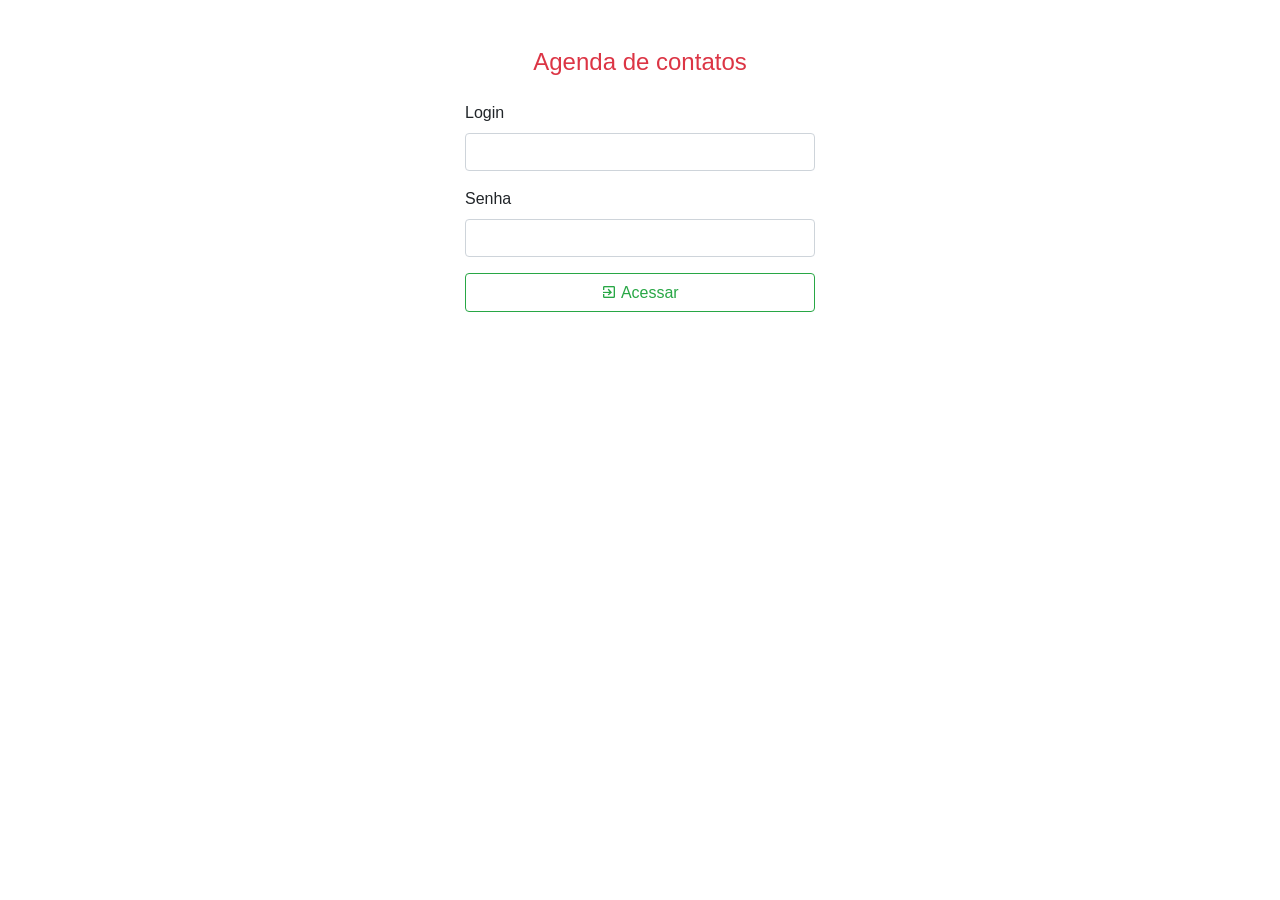
<file: index.html>
<!DOCTYPE html>
<html lang="pt-br">

<head>
    <meta charset="UTF-8">
    <meta name="viewport" content="width=device-width, initial-scale=1.0">
    <meta http-equiv="X-UA-Compatible" content="ie=edge">
    <title>Agenda de contatos</title>
    <link rel="stylesheet" href="css/bootstrap.css">
    <link rel="stylesheet" href="libs/MaterialDesign/css/materialdesignicons.css">
    <link rel="stylesheet" href="libs/sweetalert2/dist/sweetalert2.css">
    <link rel="manifest" href="/manifest.json">
</head>

<body>

    <div class="container mt-5">
        <div class="row">
            <div class="col-12 offset-md-4 col-md-4">
                <h4 class="text-center text-danger">
                    Agenda de contatos
                </h4>
            </div>
        </div>
        <div class="row mt-3">
            <div class="col-12 offset-md-4 col-md-4">
                <form id="formLogin">
                    <div class="form-group">
                        <label>Login</label>
                        <input type="text" name="loginUsuario" class="form-control">
                    </div>
                    <div class="form-group">
                        <label>Senha</label>
                        <input type="password" name="senhaUsuario" class="form-control">
                    </div>
                    <button class="btn btn-outline-success btn-block btn-login"><i class="mdi mdi-login-variant"></i> Acessar</button>
                </form>
            </div>
        </div>
    </div>


    <script src="js/jquery-3.4.1.min.js"></script>
    <script src="libs/sweetalert2/dist/sweetalert2.min.js"></script>
    <script src="usuario/controle/validate.js"></script>

</body>

</html>
</file>
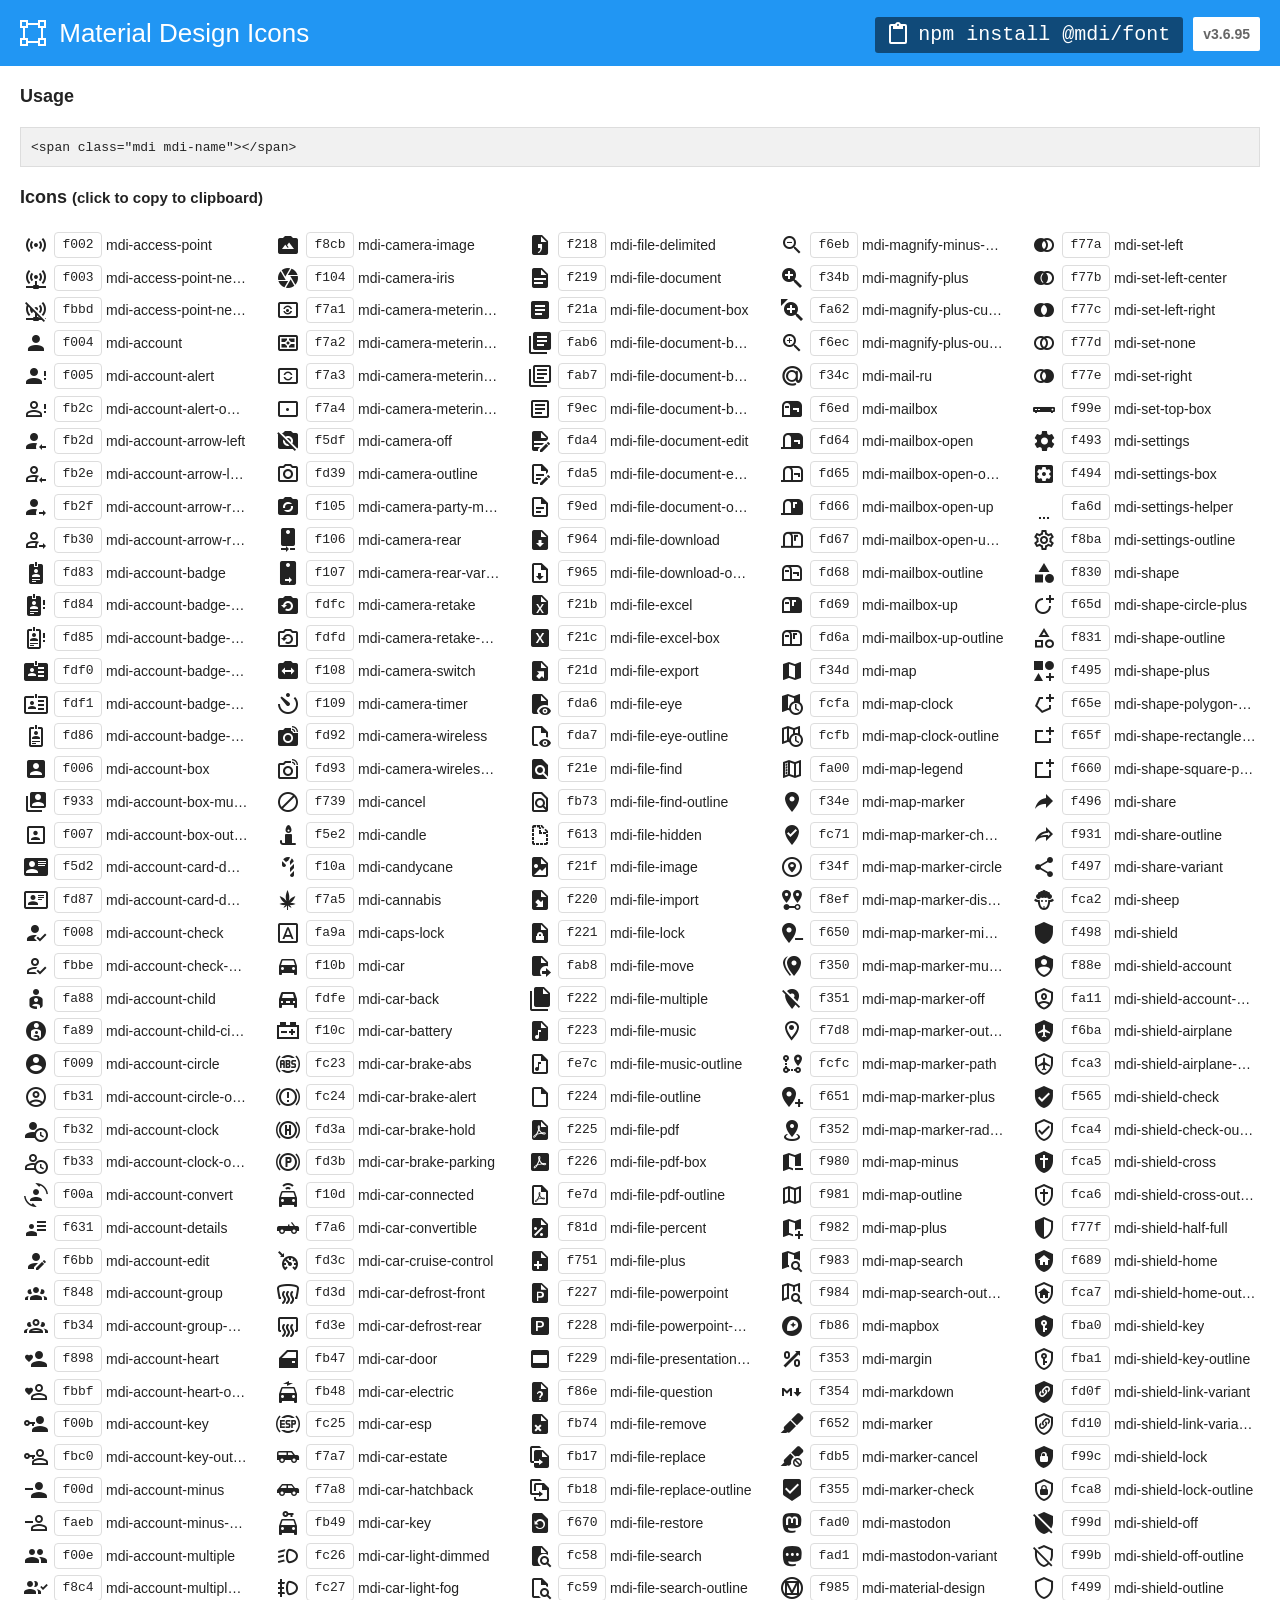
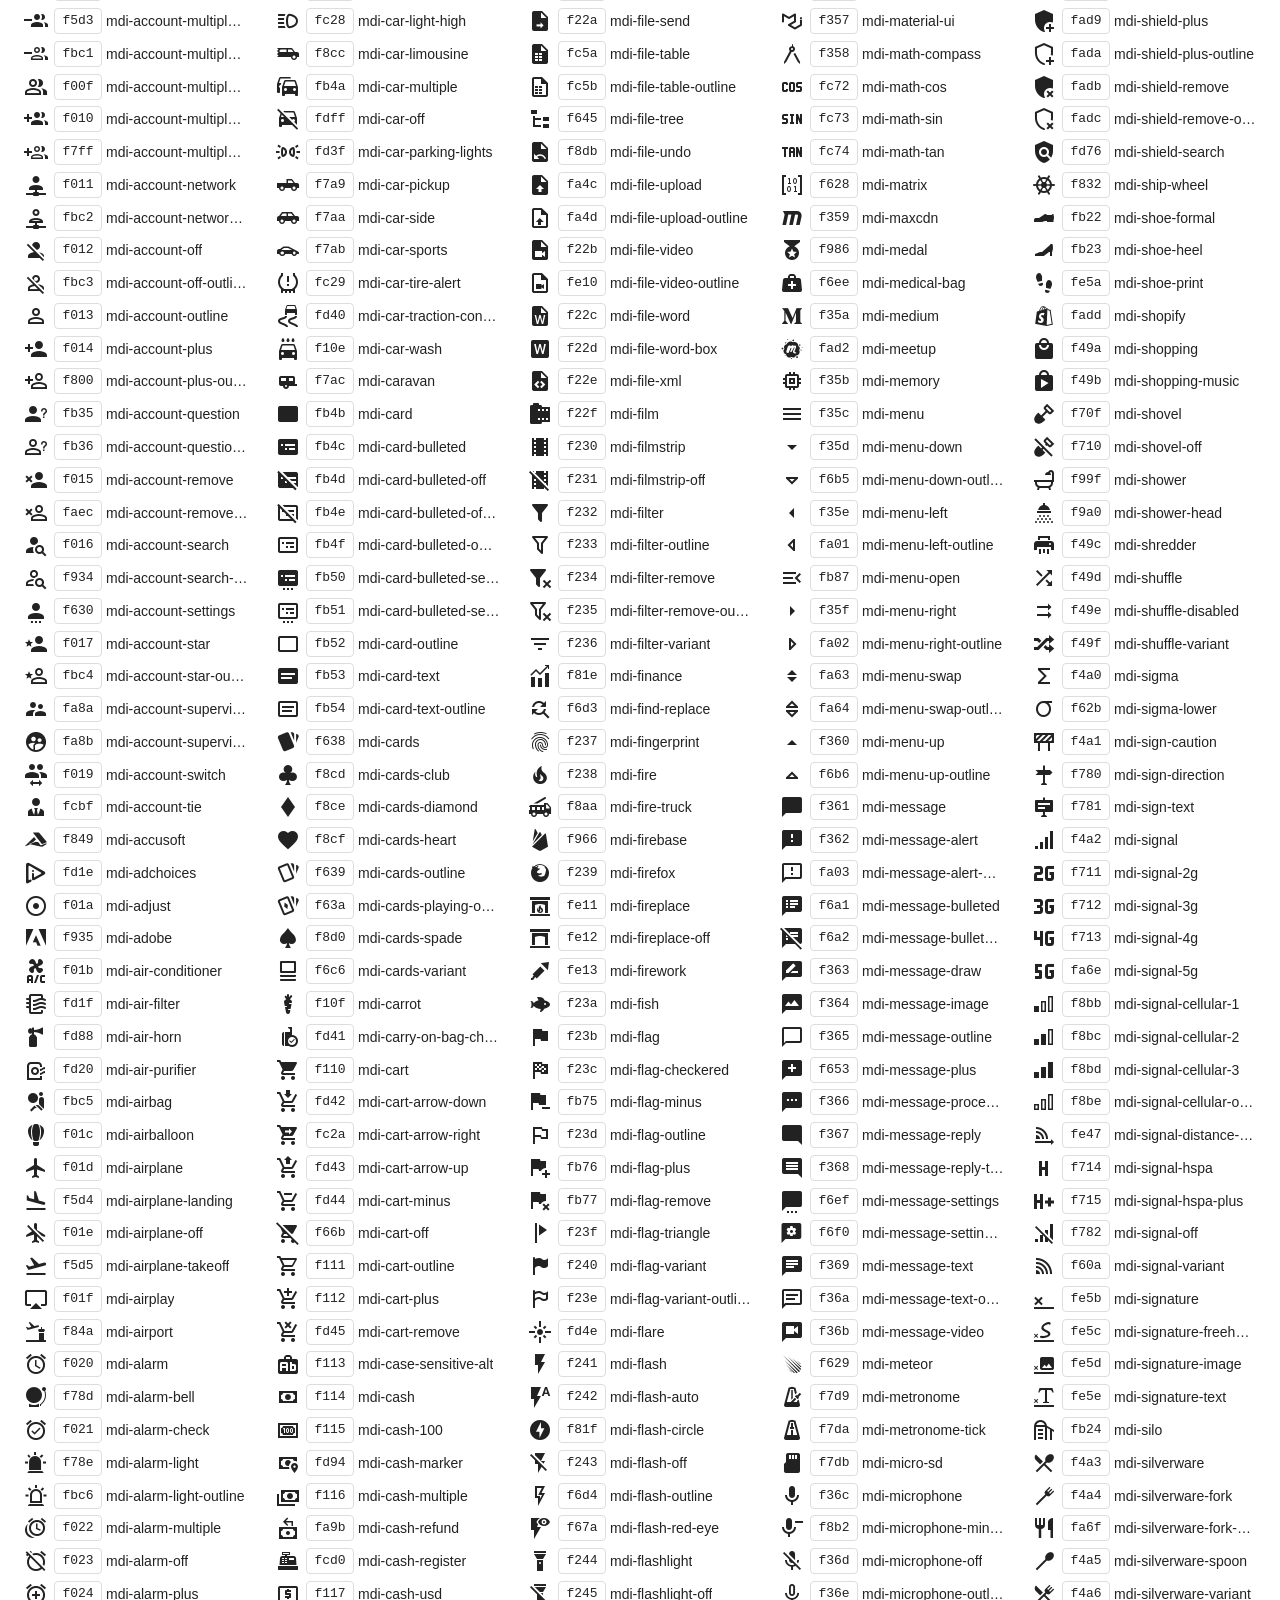
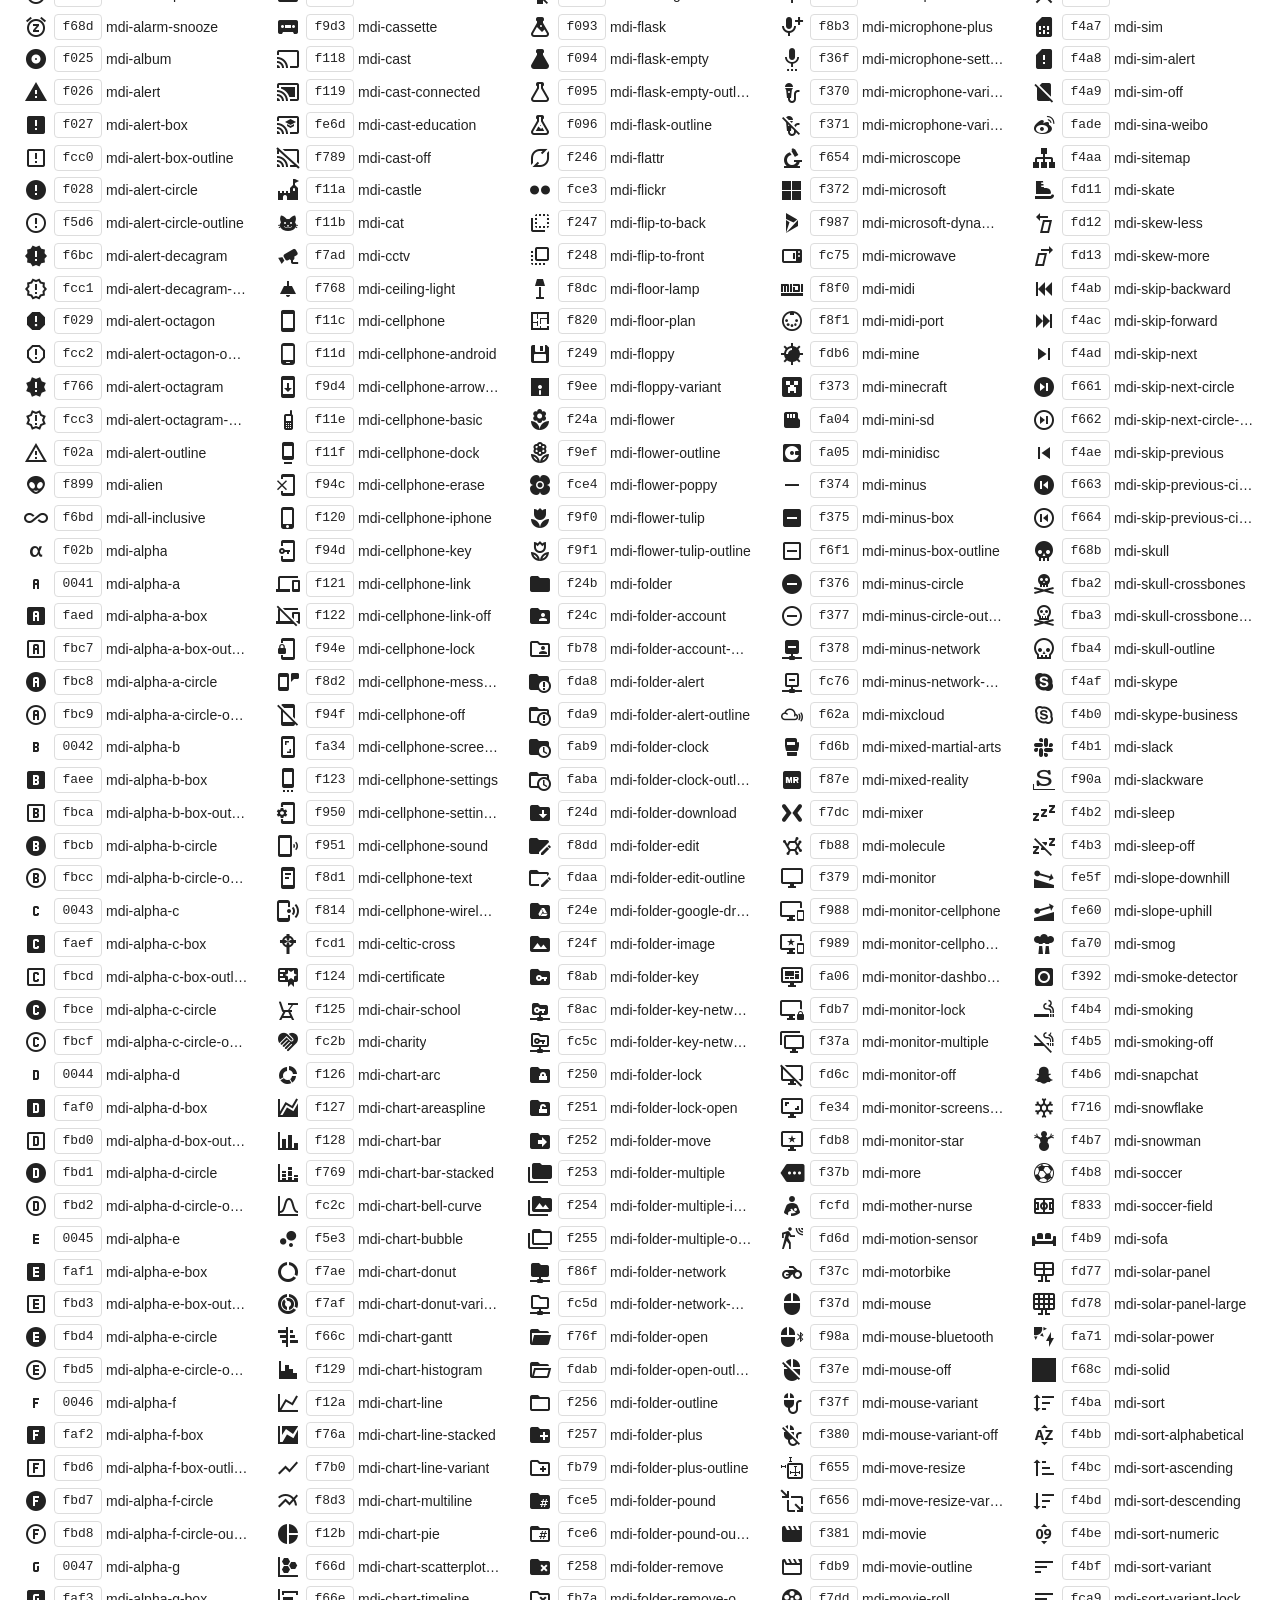
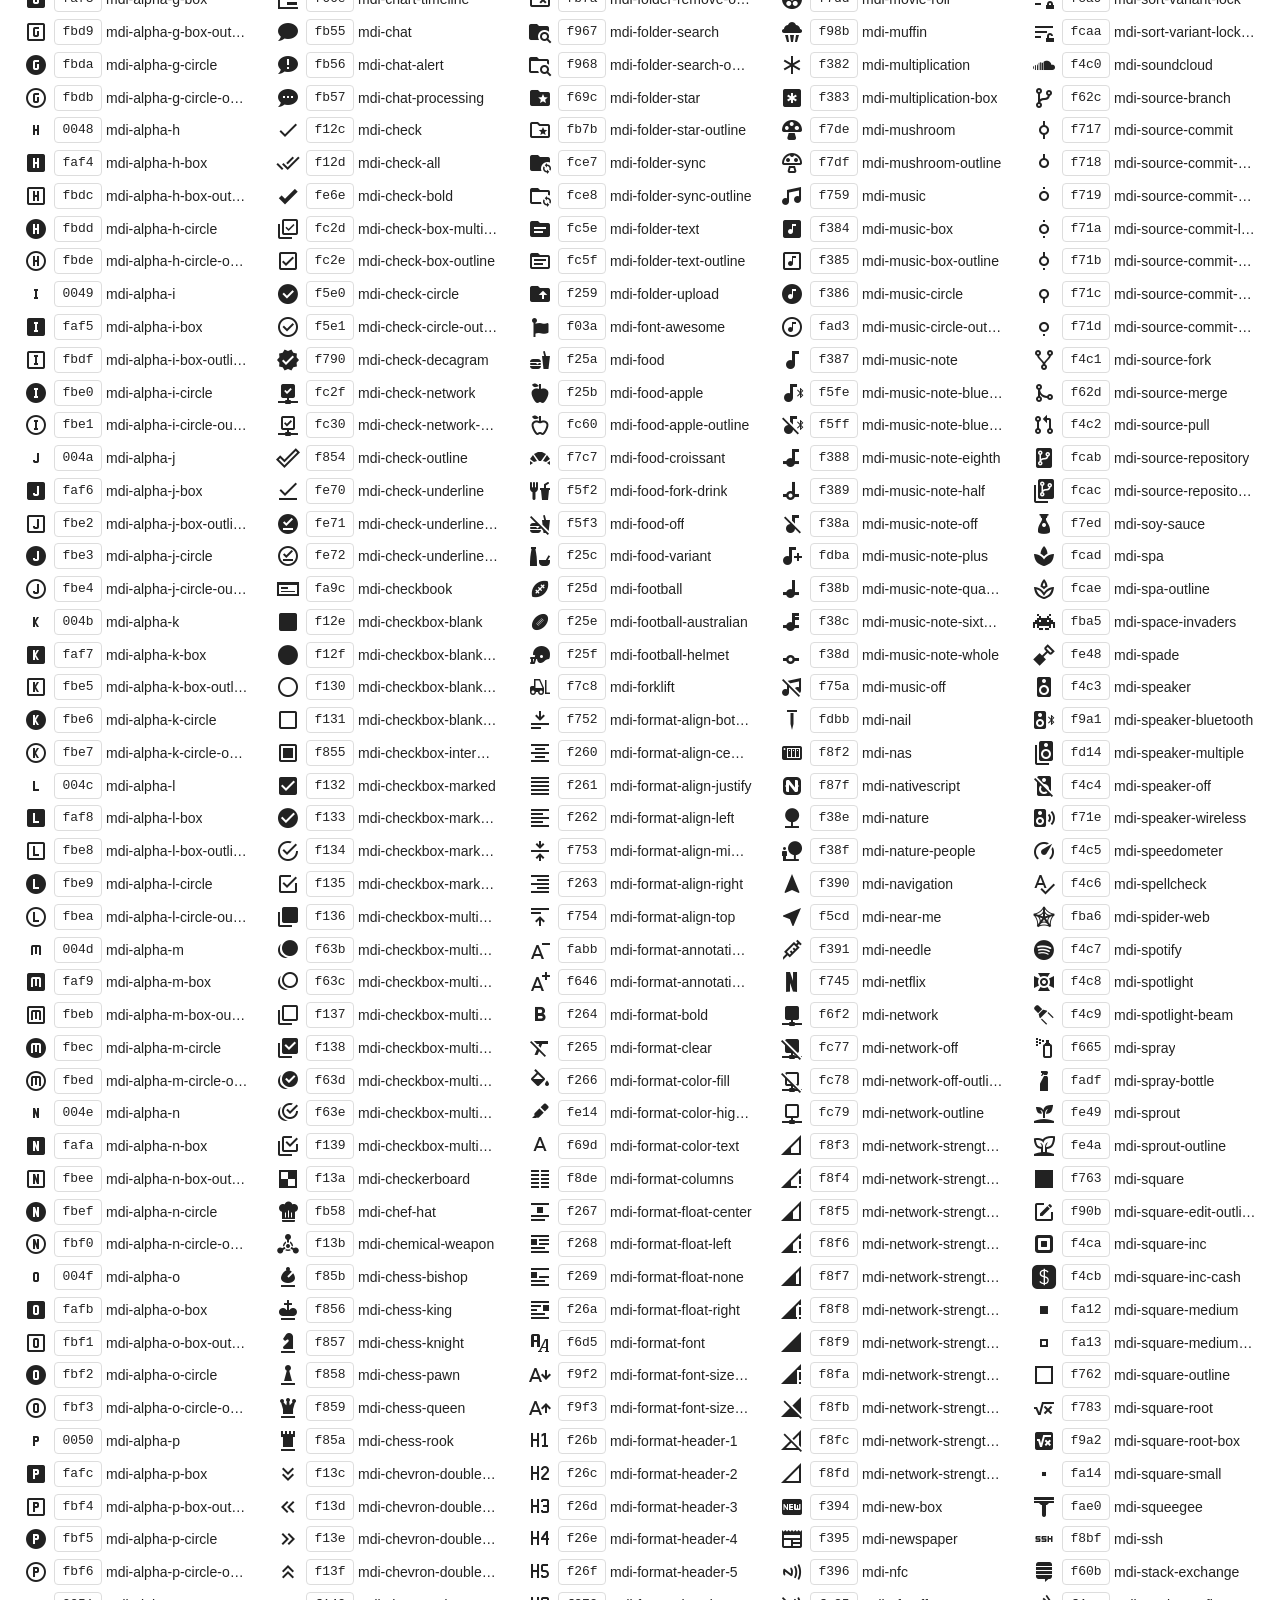
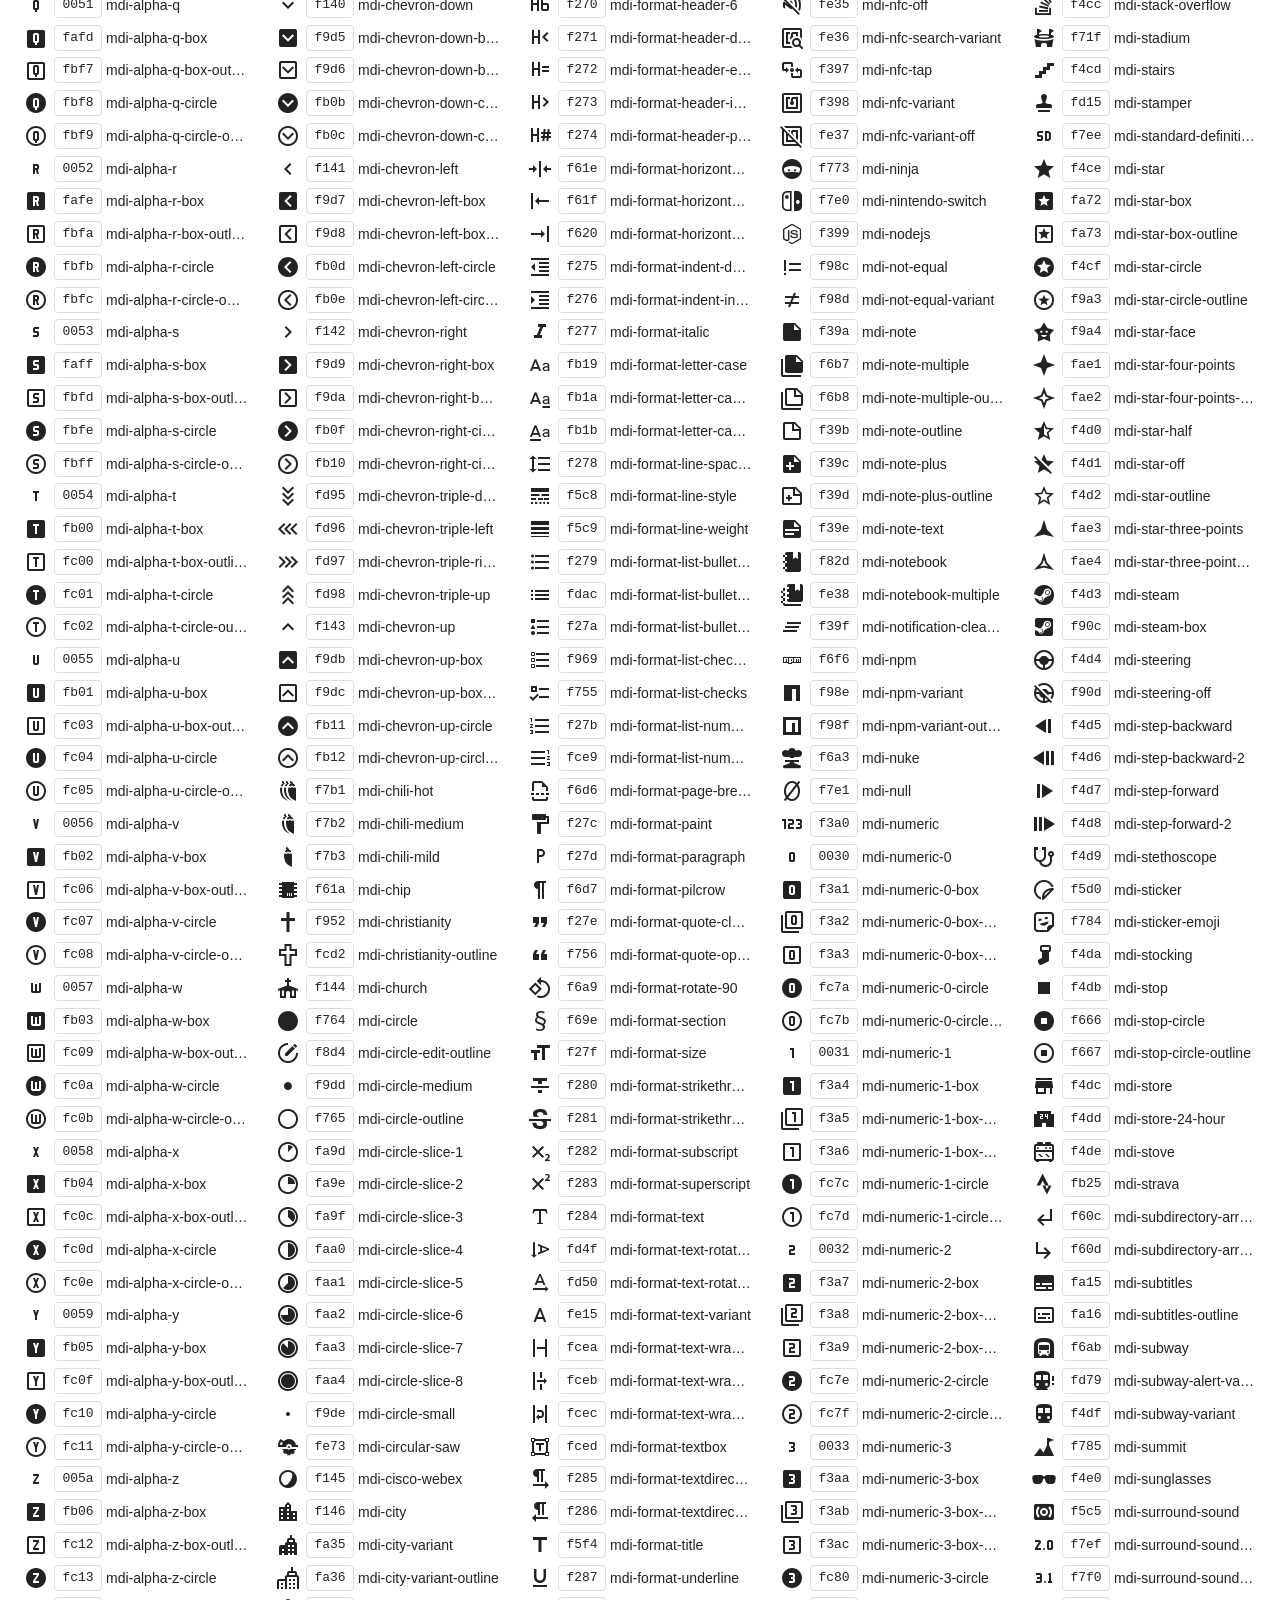
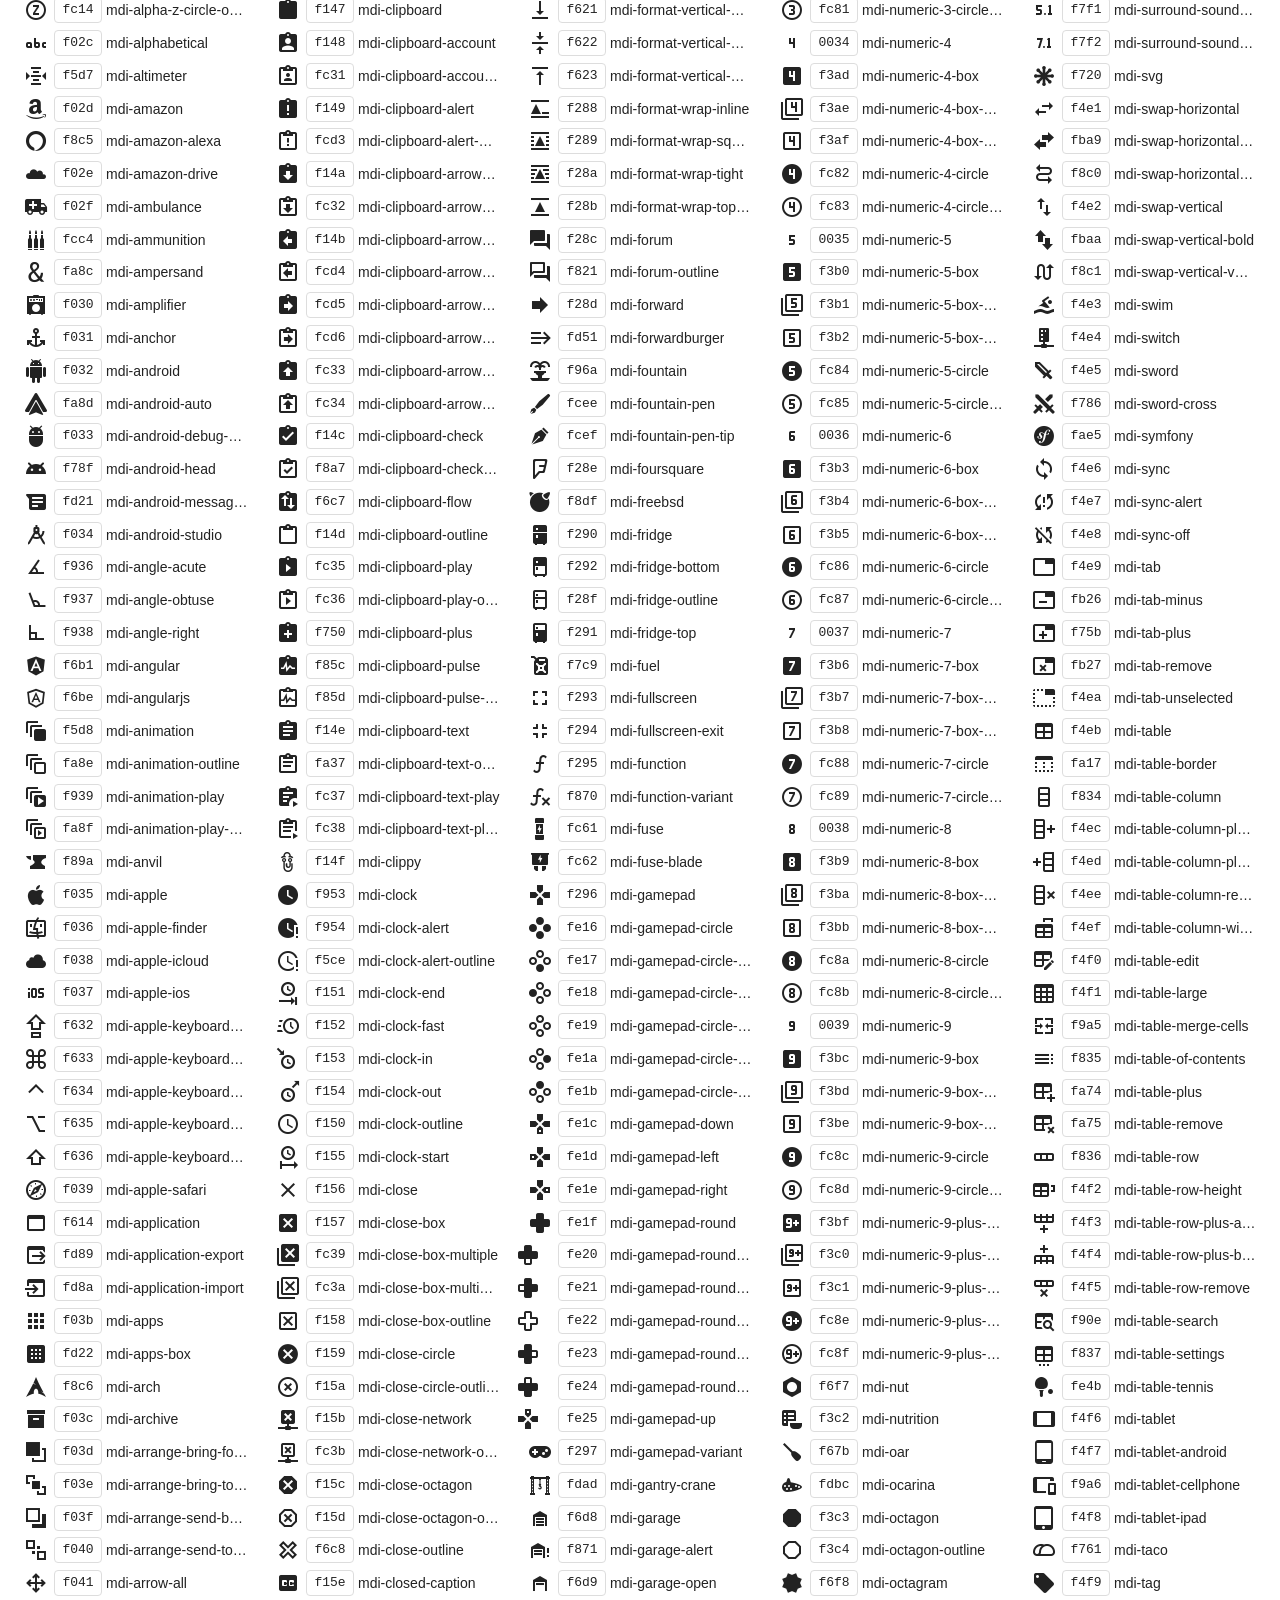
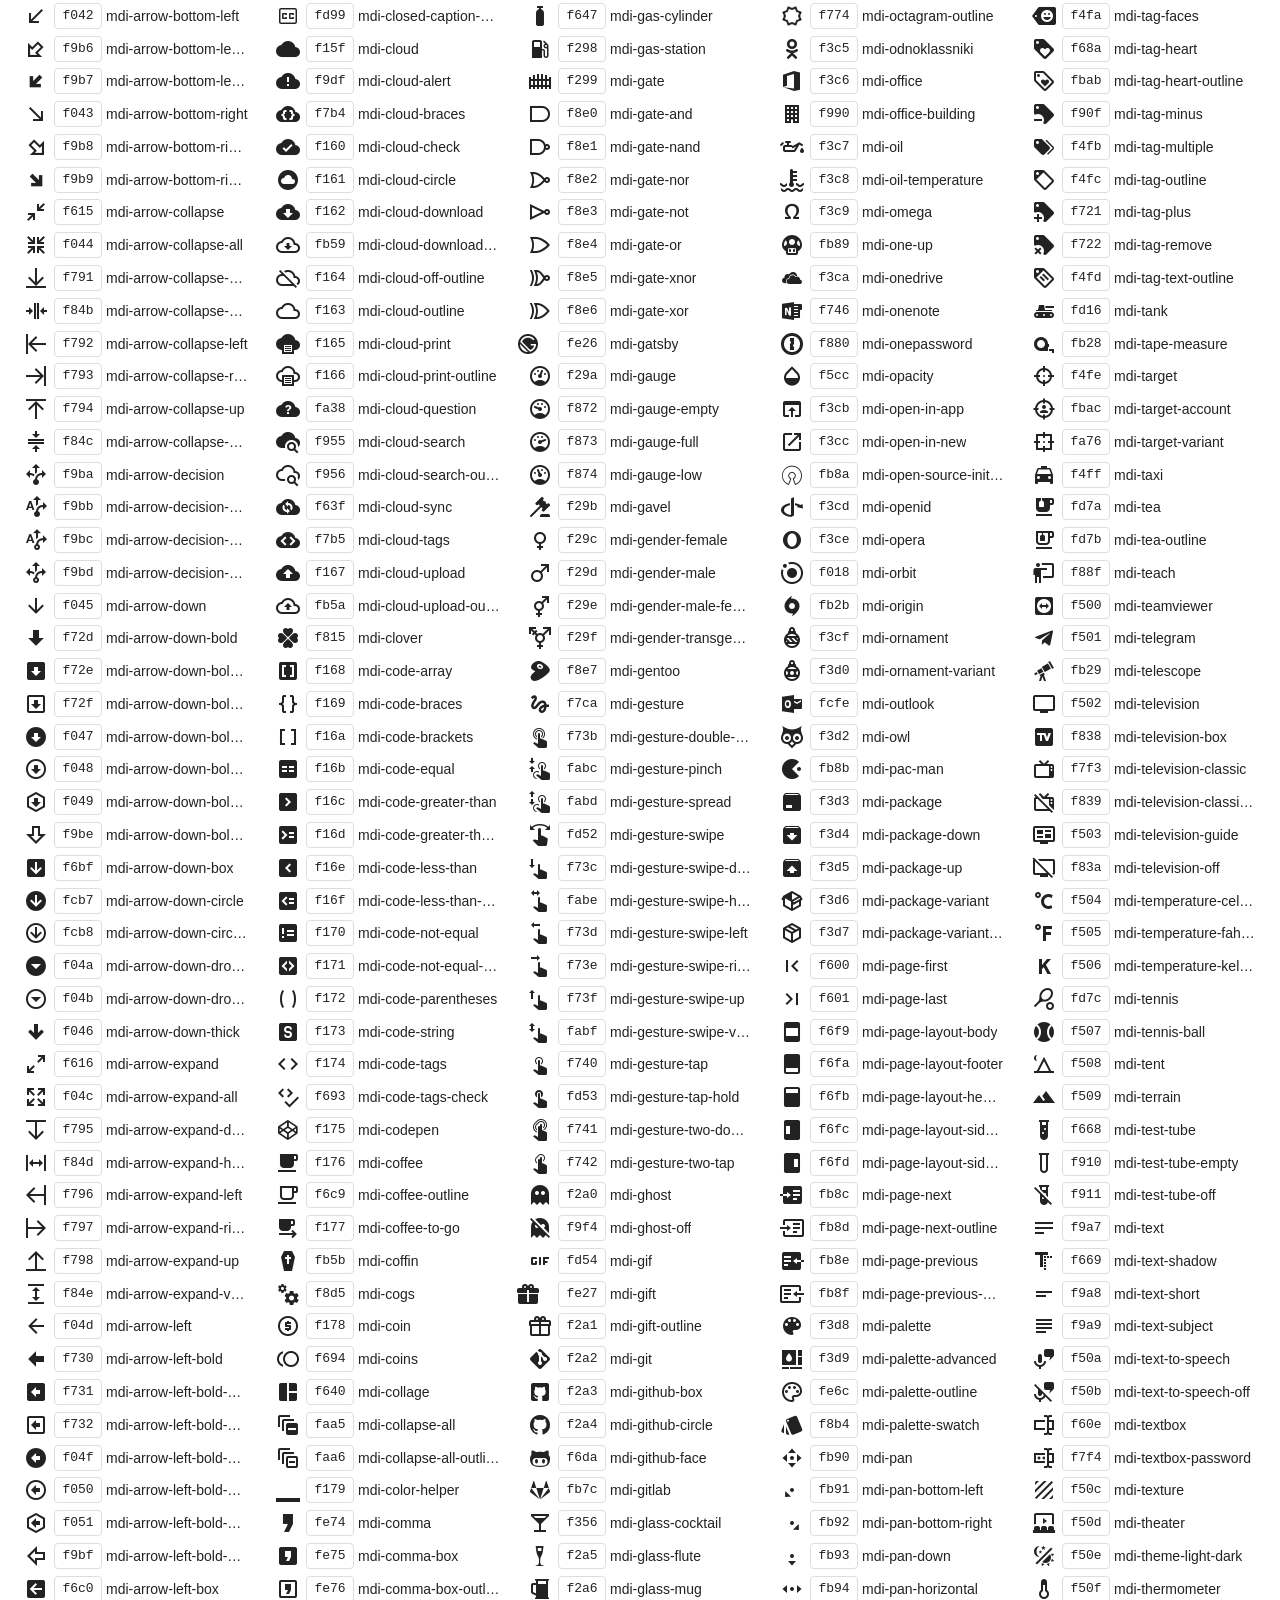
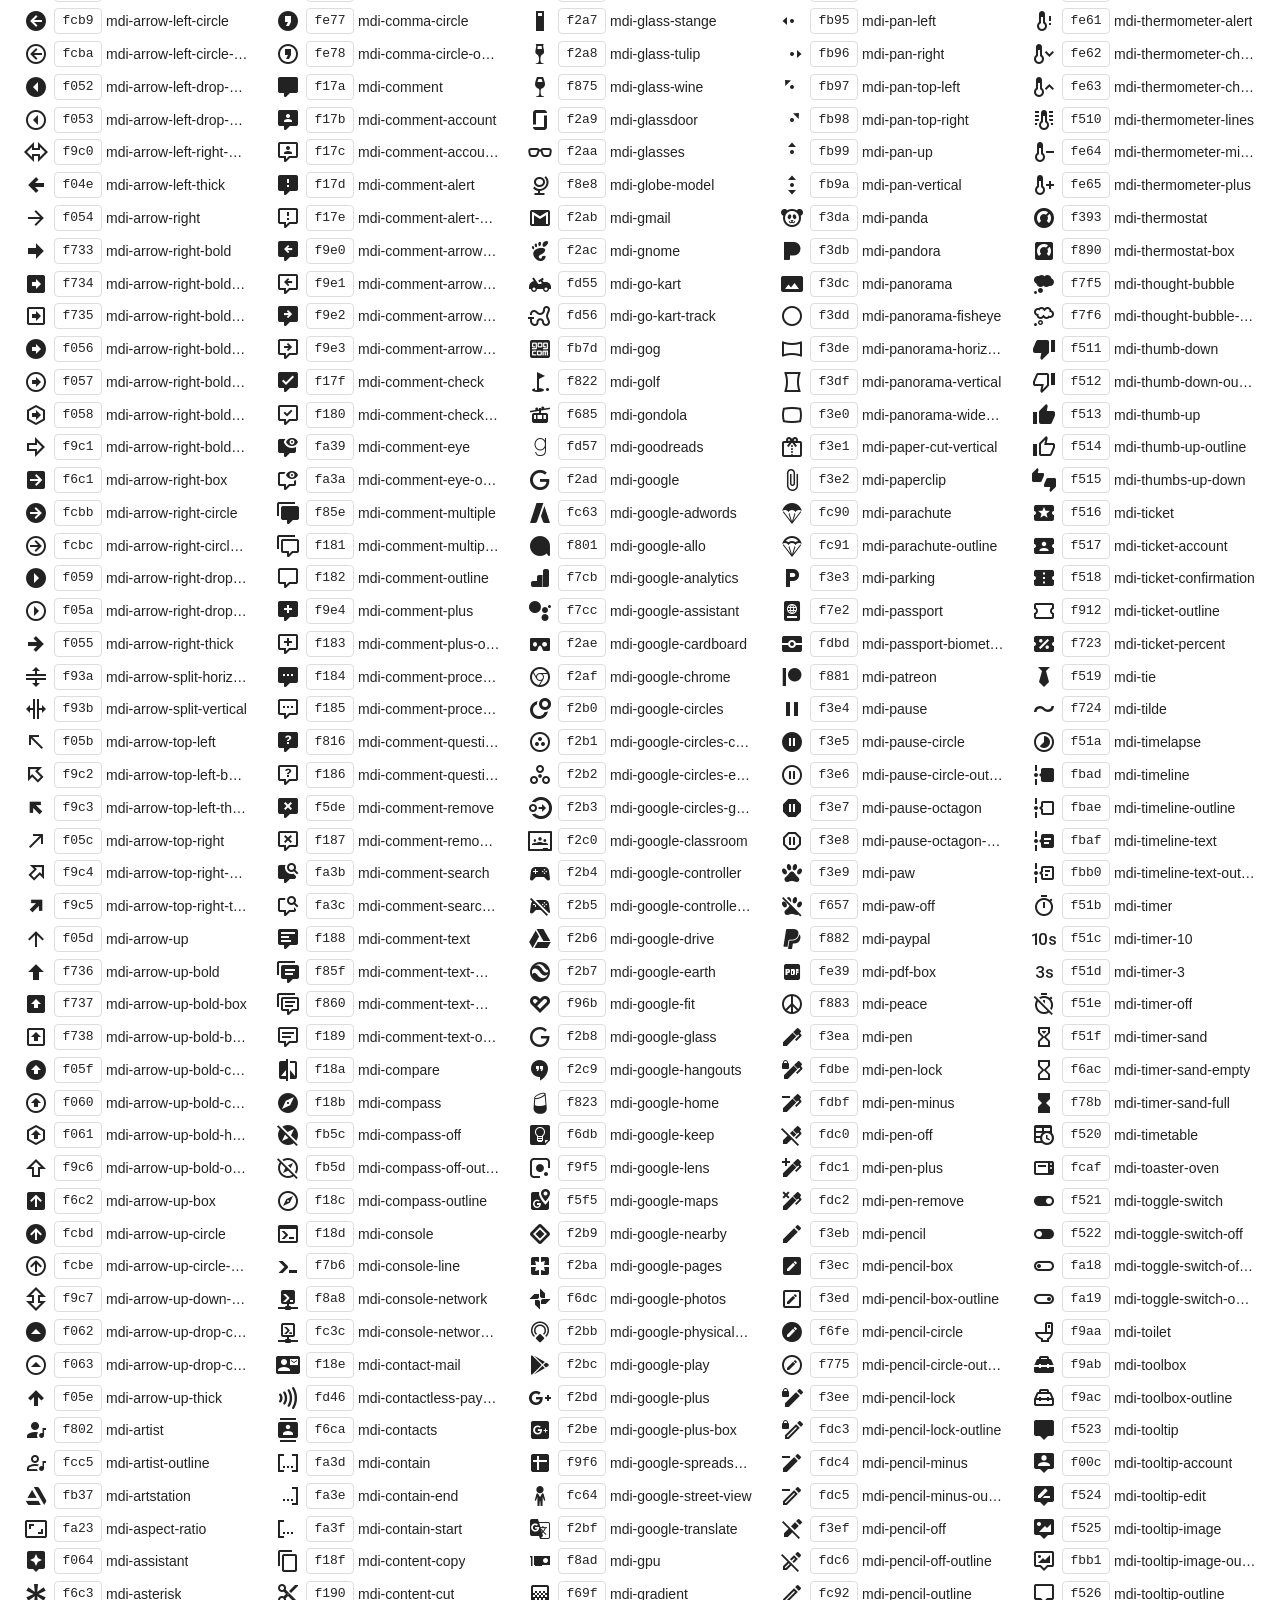
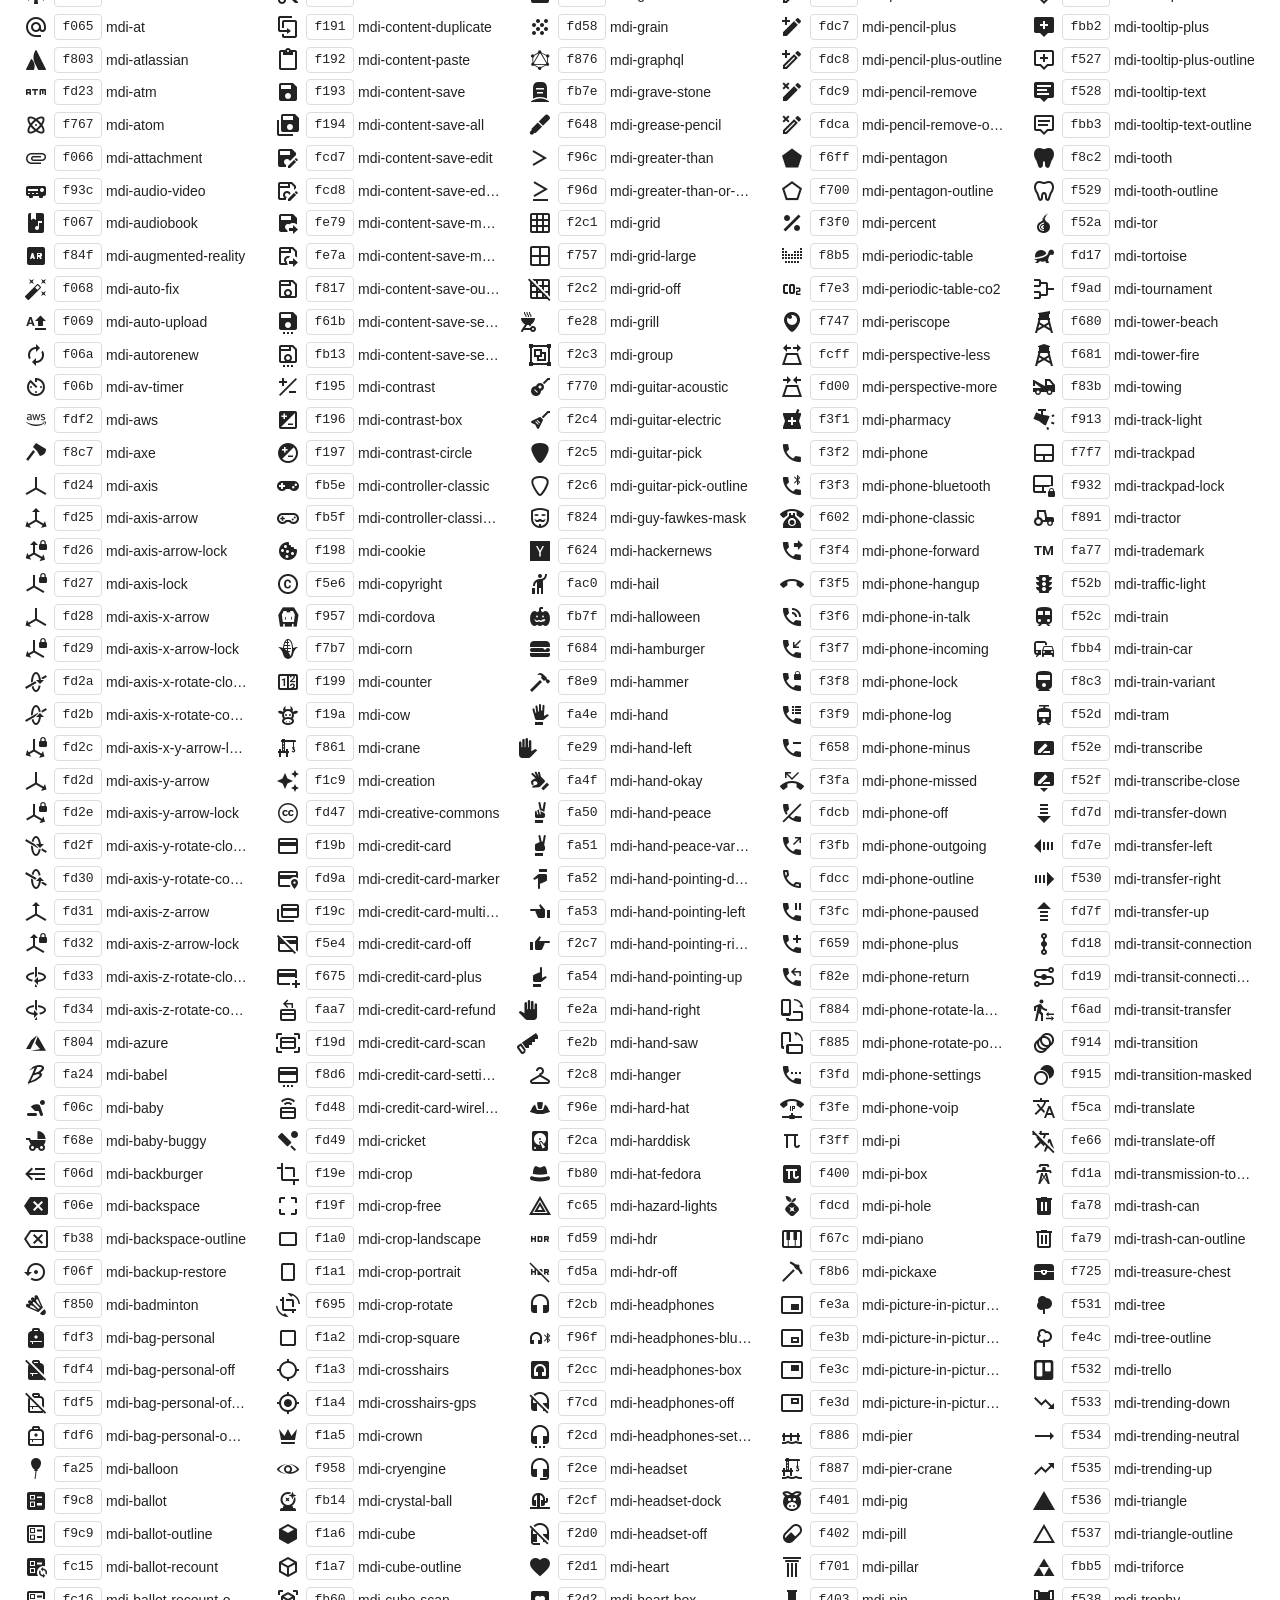
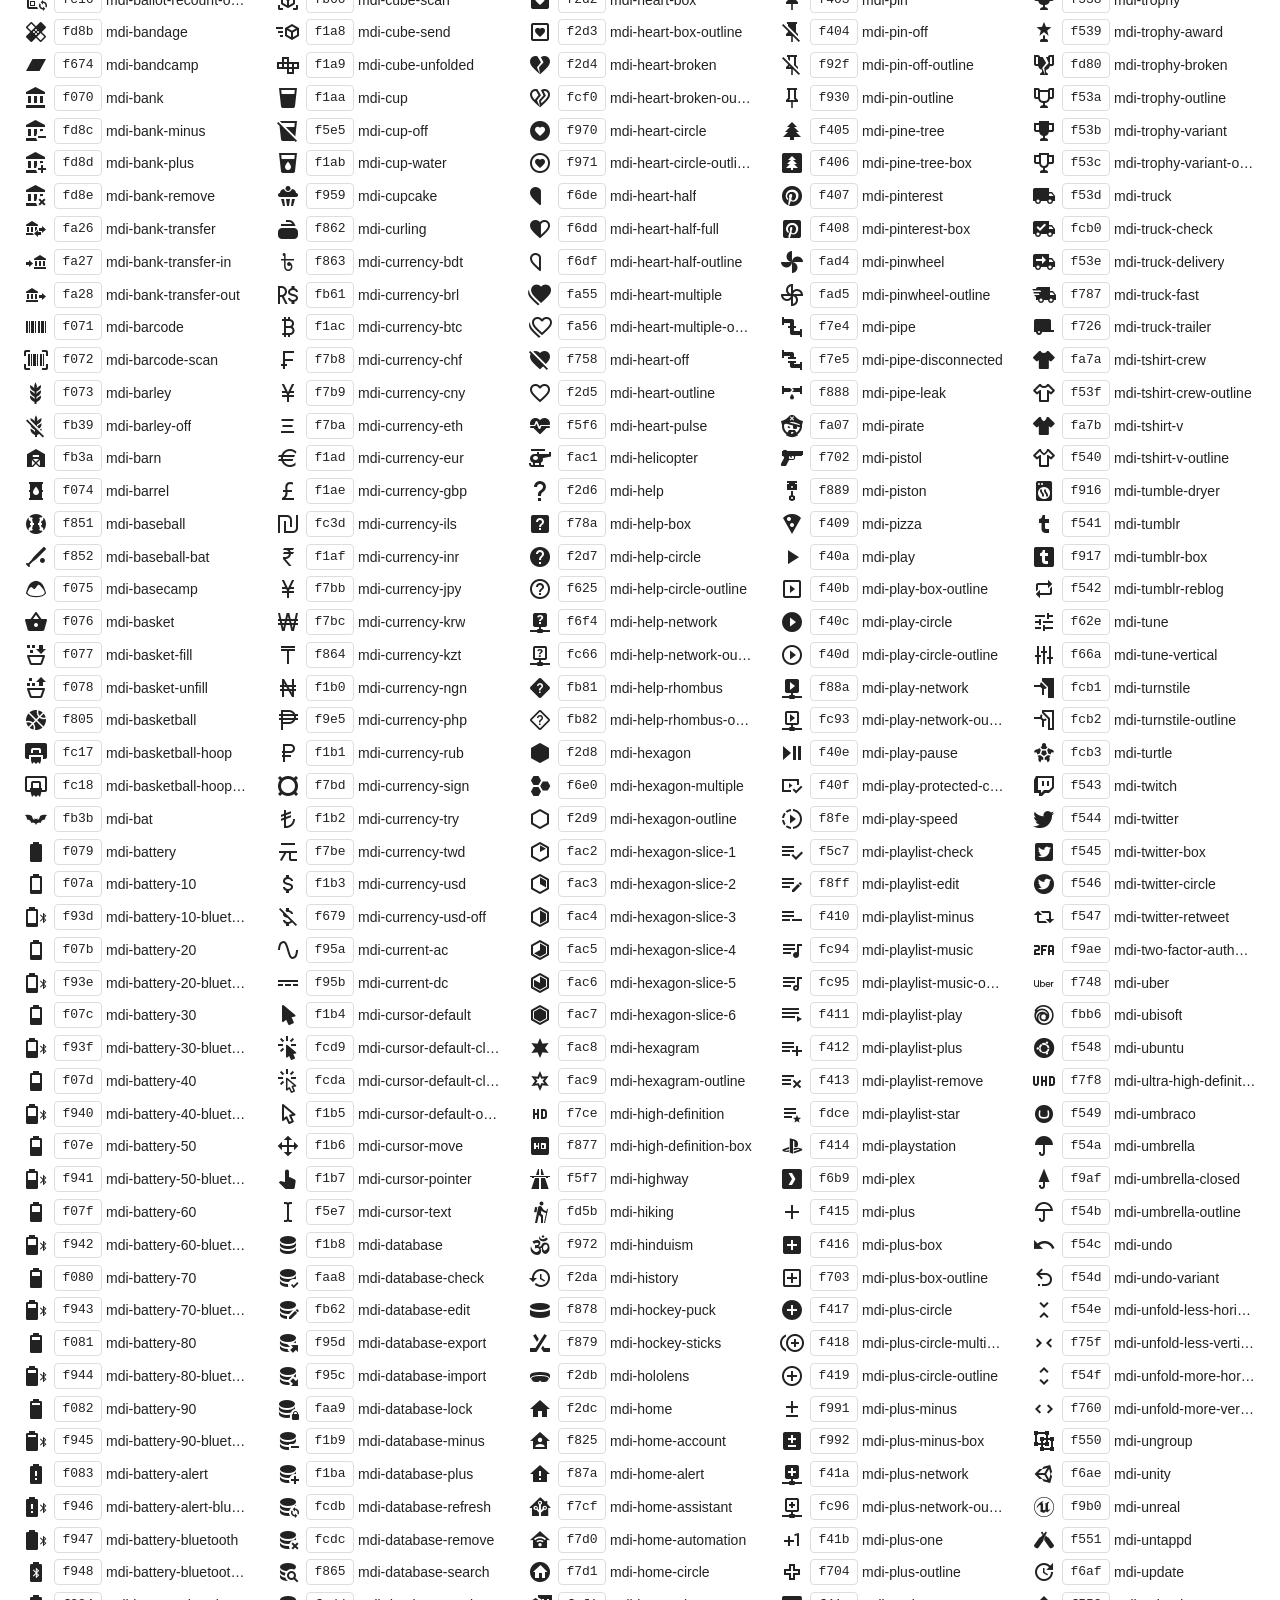
<file: libs/MaterialDesign/preview.html>
﻿<!doctype html>
<html lang="en">
<head>
    <meta charset="utf-8" />
    <meta name="google" content="notranslate">
    <title>Material Design Icons</title>
    <style>
        * {
            margin: 0;
            padding: 0;
        }

        body {
            margin: 0;
            padding: 0;
            background: #fff;
            color: #222;
        }

        h1, h2, h3, p, div, footer {
            font-family: "Helvetica Neue", Arial, sans-serif;
        }

        h1 {
            padding: 20px 20px 16px 20px;
            font-size: 26px;
            line-height: 26px;
            font-weight: normal;
            color: #FFF;
            background-color: #2196F3;
        }

        h1 svg {
            vertical-align: middle;
            width: 26px;
            height: 26px;
            margin: 0 6px 4px 0;
        }

        h1 svg path {
            fill: #FFF;
        }

        h1 .version {
            font-size: 14px;
            background: #FFF;
            padding: 4px 10px;
            float: right;
            border-radius: 2px;
            margin: -3px 0 0 0;
            color: #666;
            font-weight: bold;
        }

        h1 .version::before {
            content: 'v';
        }

        h1 code {
            font-size: 20px;
            background: rgba(0,0,0,0.5);
            padding: 4px 12px;
            border-radius: 3px;
            float: right;
            margin: -3px 10px 0 0;
            border: 1px solid transparent;
            cursor: pointer;
        }

        h1 code:hover {
            border: 1px solid #FFF;
        }

        h1 code svg {
            width: 24px;
            height: 24px;
            margin: -1px -4px 0 -2px
        }

        h2 {
            font-size: 18px;
            padding: 20px;
        }

        h3 {
            font-size: 14px;
            padding: 10px 20px 0 20px;
            font-weight: bold;
        }

        p {
            padding: 10px 20px;
        }

        p code {
            display: inline-block;
            vertical-align: middle;
            background: #F1F1F1;
            padding: 3px 5px;
            border-radius: 3px;
            border: 1px solid #DDD;
        }

        p i.mdi {
            vertical-align: middle;
            border-radius: 4px;
            display: inline-block;
        }

        p i.mdi.dark-demo {
            background: #333;
        }

        p.note {
            color: #999;
            font-size: 14px;
            padding: 0 20px 5px 20px;
        }

        .icons {
            padding: 0 20px 10px 20px;
            -webkit-column-count: 5;
            -moz-column-count: 5;
            column-count: 5;
            -webkit-column-gap: 20px;
            -moz-column-gap: 20px;
            column-gap: 20px;
        }

        .icons div {
            line-height: 2em;
        }

        .icons div span {
            cursor: pointer;
            font-size: 14px;
            text-overflow: ellipsis;
            display: inline-block;
            max-width: calc(100% - 90px);
            overflow: hidden;
            vertical-align: middle;
            white-space: nowrap;
        }

        .icons div code:hover,
        .icons div span:hover,
        .icons div i:hover {
            color: #3c90be;
        }

        .icons div code:hover {
            border-color: #3c90be;
        }

        .icons div code {
            border: 1px solid #DDD;
            width: 46px;
            margin-left: 2px;
            margin-right: 4px;
            border-radius: 4px;
            display: inline-block;
            vertical-align: middle;
            text-align: center;
            line-height: 24px;
            cursor: pointer;
        }

        .icons div i {
            display: inline-block;
            width: 32px;
            height: 24px;
            text-align: center;
            vertical-align: middle;
            cursor: pointer;
            line-height: 24px;
        }

        .icons .mdi:before {
            font-size: 24px;
        }

        pre {
            margin: 0 20px;
            font-family: Consolas, monospace;
            padding: 10px;
            border: 1px solid #DDD;
            background: #F1F1F1;
        }

        div.copied {
            position: fixed;
            top: 100px;
            left: 50%;
            width: 200px;
            text-align: center;
            color: #3c763d;
            background-color: #dff0d8;
            border: 1px solid #d6e9c6;
            padding: 10px 15px;
            border-radius: 4px;
            margin-left: -100px;
            box-shadow: 0 0 10px rgba(0, 0, 0, 0.2);
        }

        footer {
            padding: 20px;
            color: #666;
            border-top: 1px solid #DDD;
            background: #F1F1F1;
        }

        footer a {
            color: #e91e63;
            text-decoration: none;
        }
    </style>
    <link href="css/materialdesignicons.min.css" media="all" rel="stylesheet" type="text/css" />
</head>
<body>
    <h1>
        <svg>
            <path d="M0,0H8V3H18V0H26V8H23V18H26V26H18V23H8V21H18V18H21V8H18V5H8V8H5V18H8V26H0V18H3V8H0V0M2,2V6H6V2H2M2,20V24H6V20H2M20,2V6H24V2H20M20,20V24H24V20H20Z"></path>
        </svg>
        Material Design Icons
        <span class="version">3.6.95</span>
        <code id="npm" title="Copy to Clipboard">
            <svg viewBox="0 0 24 24">
                <path d="M19,20H5V4H7V7H17V4H19M12,2A1,1 0 0,1 13,3A1,1 0 0,1 12,4A1,1 0 0,1 11,3A1,1 0 0,1 12,2M19,2H14.82C14.4,0.84 13.3,0 12,0C10.7,0 9.6,0.84 9.18,2H5A2,2 0 0,0 3,4V20A2,2 0 0,0 5,22H19A2,2 0 0,0 21,20V4A2,2 0 0,0 19,2Z" />
            </svg>
            npm install @mdi/font
        </code>
    </h1>

    <h2>Usage</h2>
    <pre><code>&lt;span class=&quot;mdi mdi-<span id="name">name</span>&quot;&gt;&lt;/span&gt;</code></pre>

    <h2>Icons <small>(click to copy to clipboard)</small></h2>
    <div class="icons" id="icons"></div>

    <h2>Extras</h2>

    <p>The helper CSS classes are listed below.</p>

    <h3>Size</h3>

    <p>
        <code>mdi-18px</code> <i class="mdi mdi-18px mdi-account"></i>
        <code>mdi-24px</code> <i class="mdi mdi-24px mdi-account"></i>
        <code>mdi-36px</code> <i class="mdi mdi-36px mdi-account"></i>
        <code>mdi-48px</code> <i class="mdi mdi-48px mdi-account"></i>
    </p>

    <h3>Rotate</h3>

    <p>
        <i class="mdi mdi-48px mdi-account"></i>
        <code>mdi-rotate-45</code> <i class="mdi mdi-48px mdi-rotate-45 mdi-account"></i>
        <code>mdi-rotate-90</code> <i class="mdi mdi-48px mdi-rotate-90 mdi-account"></i>
        <code>mdi-rotate-135</code> <i class="mdi mdi-48px mdi-rotate-135 mdi-account"></i>
        <code>mdi-rotate-180</code> <i class="mdi mdi-48px mdi-rotate-180 mdi-account"></i>
        <code>mdi-rotate-225</code> <i class="mdi mdi-48px mdi-rotate-225 mdi-account"></i>
        <code>mdi-rotate-270</code> <i class="mdi mdi-48px mdi-rotate-270 mdi-account"></i>
        <code>mdi-rotate-315</code> <i class="mdi mdi-48px mdi-rotate-315 mdi-account"></i>
    </p>

    <h3>Flip</h3>

    <p>
        <i class="mdi mdi-48px mdi-account-alert"></i>
        <code>mdi-flip-h</code> <i class="mdi mdi-48px mdi-flip-h mdi-account-alert"></i>
        <code>mdi-flip-v</code> <i class="mdi mdi-48px mdi-flip-v mdi-account-alert"></i>
    </p>

    <p class="note"><strong>Note:</strong> We do not include the ability to use <code>mdi-flip-*</code> and <code>mdi-rotate-*</code> at the same time.</p>

    <h3>Spin</h3>

    <p>
        <code>mdi-spin</code> <i class="mdi mdi-48px mdi-spin mdi-loading"></i>
        <code>mdi-spin</code> <i class="mdi mdi-48px mdi-spin mdi-star"></i>
    </p>

    <h3>Color</h3>

    <p style="padding-bottom:20px;">
        <code>mdi-light</code> <i class="mdi mdi-48px mdi-light mdi-account dark-demo"></i>
        <code>mdi-light mdi-inactive</code> <i class="mdi mdi-48px mdi-light mdi-inactive mdi-account dark-demo"></i>
        <code>mdi-dark</code> <i class="mdi mdi-48px mdi-dark mdi-account"></i>
        <code>mdi-dark mdi-inactive</code> <i class="mdi mdi-48px mdi-dark mdi-inactive mdi-account"></i>
    </p>

    <footer>
        Generated with <a href="https://github.com/sapegin/grunt-webfont">grunt-webfont</a> at <a href="http://materialdesignicons.com/">MaterialDesignIcons.com</a>.
        <a href="https://www.npmjs.com/org/mdi" target="_blank">NPM @mdi Organization</a>.
    </footer>

    <script type="text/javascript">
        (function () {
            var icons = [{"name":"access-point","hex":"f002"},{"name":"access-point-network","hex":"f003"},{"name":"access-point-network-off","hex":"fbbd"},{"name":"account","hex":"f004"},{"name":"account-alert","hex":"f005"},{"name":"account-alert-outline","hex":"fb2c"},{"name":"account-arrow-left","hex":"fb2d"},{"name":"account-arrow-left-outline","hex":"fb2e"},{"name":"account-arrow-right","hex":"fb2f"},{"name":"account-arrow-right-outline","hex":"fb30"},{"name":"account-badge","hex":"fd83"},{"name":"account-badge-alert","hex":"fd84"},{"name":"account-badge-alert-outline","hex":"fd85"},{"name":"account-badge-horizontal","hex":"fdf0"},{"name":"account-badge-horizontal-outline","hex":"fdf1"},{"name":"account-badge-outline","hex":"fd86"},{"name":"account-box","hex":"f006"},{"name":"account-box-multiple","hex":"f933"},{"name":"account-box-outline","hex":"f007"},{"name":"account-card-details","hex":"f5d2"},{"name":"account-card-details-outline","hex":"fd87"},{"name":"account-check","hex":"f008"},{"name":"account-check-outline","hex":"fbbe"},{"name":"account-child","hex":"fa88"},{"name":"account-child-circle","hex":"fa89"},{"name":"account-circle","hex":"f009"},{"name":"account-circle-outline","hex":"fb31"},{"name":"account-clock","hex":"fb32"},{"name":"account-clock-outline","hex":"fb33"},{"name":"account-convert","hex":"f00a"},{"name":"account-details","hex":"f631"},{"name":"account-edit","hex":"f6bb"},{"name":"account-group","hex":"f848"},{"name":"account-group-outline","hex":"fb34"},{"name":"account-heart","hex":"f898"},{"name":"account-heart-outline","hex":"fbbf"},{"name":"account-key","hex":"f00b"},{"name":"account-key-outline","hex":"fbc0"},{"name":"account-minus","hex":"f00d"},{"name":"account-minus-outline","hex":"faeb"},{"name":"account-multiple","hex":"f00e"},{"name":"account-multiple-check","hex":"f8c4"},{"name":"account-multiple-minus","hex":"f5d3"},{"name":"account-multiple-minus-outline","hex":"fbc1"},{"name":"account-multiple-outline","hex":"f00f"},{"name":"account-multiple-plus","hex":"f010"},{"name":"account-multiple-plus-outline","hex":"f7ff"},{"name":"account-network","hex":"f011"},{"name":"account-network-outline","hex":"fbc2"},{"name":"account-off","hex":"f012"},{"name":"account-off-outline","hex":"fbc3"},{"name":"account-outline","hex":"f013"},{"name":"account-plus","hex":"f014"},{"name":"account-plus-outline","hex":"f800"},{"name":"account-question","hex":"fb35"},{"name":"account-question-outline","hex":"fb36"},{"name":"account-remove","hex":"f015"},{"name":"account-remove-outline","hex":"faec"},{"name":"account-search","hex":"f016"},{"name":"account-search-outline","hex":"f934"},{"name":"account-settings","hex":"f630"},{"name":"account-star","hex":"f017"},{"name":"account-star-outline","hex":"fbc4"},{"name":"account-supervisor","hex":"fa8a"},{"name":"account-supervisor-circle","hex":"fa8b"},{"name":"account-switch","hex":"f019"},{"name":"account-tie","hex":"fcbf"},{"name":"accusoft","hex":"f849"},{"name":"adchoices","hex":"fd1e"},{"name":"adjust","hex":"f01a"},{"name":"adobe","hex":"f935"},{"name":"air-conditioner","hex":"f01b"},{"name":"air-filter","hex":"fd1f"},{"name":"air-horn","hex":"fd88"},{"name":"air-purifier","hex":"fd20"},{"name":"airbag","hex":"fbc5"},{"name":"airballoon","hex":"f01c"},{"name":"airplane","hex":"f01d"},{"name":"airplane-landing","hex":"f5d4"},{"name":"airplane-off","hex":"f01e"},{"name":"airplane-takeoff","hex":"f5d5"},{"name":"airplay","hex":"f01f"},{"name":"airport","hex":"f84a"},{"name":"alarm","hex":"f020"},{"name":"alarm-bell","hex":"f78d"},{"name":"alarm-check","hex":"f021"},{"name":"alarm-light","hex":"f78e"},{"name":"alarm-light-outline","hex":"fbc6"},{"name":"alarm-multiple","hex":"f022"},{"name":"alarm-off","hex":"f023"},{"name":"alarm-plus","hex":"f024"},{"name":"alarm-snooze","hex":"f68d"},{"name":"album","hex":"f025"},{"name":"alert","hex":"f026"},{"name":"alert-box","hex":"f027"},{"name":"alert-box-outline","hex":"fcc0"},{"name":"alert-circle","hex":"f028"},{"name":"alert-circle-outline","hex":"f5d6"},{"name":"alert-decagram","hex":"f6bc"},{"name":"alert-decagram-outline","hex":"fcc1"},{"name":"alert-octagon","hex":"f029"},{"name":"alert-octagon-outline","hex":"fcc2"},{"name":"alert-octagram","hex":"f766"},{"name":"alert-octagram-outline","hex":"fcc3"},{"name":"alert-outline","hex":"f02a"},{"name":"alien","hex":"f899"},{"name":"all-inclusive","hex":"f6bd"},{"name":"alpha","hex":"f02b"},{"name":"alpha-a","hex":"0041"},{"name":"alpha-a-box","hex":"faed"},{"name":"alpha-a-box-outline","hex":"fbc7"},{"name":"alpha-a-circle","hex":"fbc8"},{"name":"alpha-a-circle-outline","hex":"fbc9"},{"name":"alpha-b","hex":"0042"},{"name":"alpha-b-box","hex":"faee"},{"name":"alpha-b-box-outline","hex":"fbca"},{"name":"alpha-b-circle","hex":"fbcb"},{"name":"alpha-b-circle-outline","hex":"fbcc"},{"name":"alpha-c","hex":"0043"},{"name":"alpha-c-box","hex":"faef"},{"name":"alpha-c-box-outline","hex":"fbcd"},{"name":"alpha-c-circle","hex":"fbce"},{"name":"alpha-c-circle-outline","hex":"fbcf"},{"name":"alpha-d","hex":"0044"},{"name":"alpha-d-box","hex":"faf0"},{"name":"alpha-d-box-outline","hex":"fbd0"},{"name":"alpha-d-circle","hex":"fbd1"},{"name":"alpha-d-circle-outline","hex":"fbd2"},{"name":"alpha-e","hex":"0045"},{"name":"alpha-e-box","hex":"faf1"},{"name":"alpha-e-box-outline","hex":"fbd3"},{"name":"alpha-e-circle","hex":"fbd4"},{"name":"alpha-e-circle-outline","hex":"fbd5"},{"name":"alpha-f","hex":"0046"},{"name":"alpha-f-box","hex":"faf2"},{"name":"alpha-f-box-outline","hex":"fbd6"},{"name":"alpha-f-circle","hex":"fbd7"},{"name":"alpha-f-circle-outline","hex":"fbd8"},{"name":"alpha-g","hex":"0047"},{"name":"alpha-g-box","hex":"faf3"},{"name":"alpha-g-box-outline","hex":"fbd9"},{"name":"alpha-g-circle","hex":"fbda"},{"name":"alpha-g-circle-outline","hex":"fbdb"},{"name":"alpha-h","hex":"0048"},{"name":"alpha-h-box","hex":"faf4"},{"name":"alpha-h-box-outline","hex":"fbdc"},{"name":"alpha-h-circle","hex":"fbdd"},{"name":"alpha-h-circle-outline","hex":"fbde"},{"name":"alpha-i","hex":"0049"},{"name":"alpha-i-box","hex":"faf5"},{"name":"alpha-i-box-outline","hex":"fbdf"},{"name":"alpha-i-circle","hex":"fbe0"},{"name":"alpha-i-circle-outline","hex":"fbe1"},{"name":"alpha-j","hex":"004a"},{"name":"alpha-j-box","hex":"faf6"},{"name":"alpha-j-box-outline","hex":"fbe2"},{"name":"alpha-j-circle","hex":"fbe3"},{"name":"alpha-j-circle-outline","hex":"fbe4"},{"name":"alpha-k","hex":"004b"},{"name":"alpha-k-box","hex":"faf7"},{"name":"alpha-k-box-outline","hex":"fbe5"},{"name":"alpha-k-circle","hex":"fbe6"},{"name":"alpha-k-circle-outline","hex":"fbe7"},{"name":"alpha-l","hex":"004c"},{"name":"alpha-l-box","hex":"faf8"},{"name":"alpha-l-box-outline","hex":"fbe8"},{"name":"alpha-l-circle","hex":"fbe9"},{"name":"alpha-l-circle-outline","hex":"fbea"},{"name":"alpha-m","hex":"004d"},{"name":"alpha-m-box","hex":"faf9"},{"name":"alpha-m-box-outline","hex":"fbeb"},{"name":"alpha-m-circle","hex":"fbec"},{"name":"alpha-m-circle-outline","hex":"fbed"},{"name":"alpha-n","hex":"004e"},{"name":"alpha-n-box","hex":"fafa"},{"name":"alpha-n-box-outline","hex":"fbee"},{"name":"alpha-n-circle","hex":"fbef"},{"name":"alpha-n-circle-outline","hex":"fbf0"},{"name":"alpha-o","hex":"004f"},{"name":"alpha-o-box","hex":"fafb"},{"name":"alpha-o-box-outline","hex":"fbf1"},{"name":"alpha-o-circle","hex":"fbf2"},{"name":"alpha-o-circle-outline","hex":"fbf3"},{"name":"alpha-p","hex":"0050"},{"name":"alpha-p-box","hex":"fafc"},{"name":"alpha-p-box-outline","hex":"fbf4"},{"name":"alpha-p-circle","hex":"fbf5"},{"name":"alpha-p-circle-outline","hex":"fbf6"},{"name":"alpha-q","hex":"0051"},{"name":"alpha-q-box","hex":"fafd"},{"name":"alpha-q-box-outline","hex":"fbf7"},{"name":"alpha-q-circle","hex":"fbf8"},{"name":"alpha-q-circle-outline","hex":"fbf9"},{"name":"alpha-r","hex":"0052"},{"name":"alpha-r-box","hex":"fafe"},{"name":"alpha-r-box-outline","hex":"fbfa"},{"name":"alpha-r-circle","hex":"fbfb"},{"name":"alpha-r-circle-outline","hex":"fbfc"},{"name":"alpha-s","hex":"0053"},{"name":"alpha-s-box","hex":"faff"},{"name":"alpha-s-box-outline","hex":"fbfd"},{"name":"alpha-s-circle","hex":"fbfe"},{"name":"alpha-s-circle-outline","hex":"fbff"},{"name":"alpha-t","hex":"0054"},{"name":"alpha-t-box","hex":"fb00"},{"name":"alpha-t-box-outline","hex":"fc00"},{"name":"alpha-t-circle","hex":"fc01"},{"name":"alpha-t-circle-outline","hex":"fc02"},{"name":"alpha-u","hex":"0055"},{"name":"alpha-u-box","hex":"fb01"},{"name":"alpha-u-box-outline","hex":"fc03"},{"name":"alpha-u-circle","hex":"fc04"},{"name":"alpha-u-circle-outline","hex":"fc05"},{"name":"alpha-v","hex":"0056"},{"name":"alpha-v-box","hex":"fb02"},{"name":"alpha-v-box-outline","hex":"fc06"},{"name":"alpha-v-circle","hex":"fc07"},{"name":"alpha-v-circle-outline","hex":"fc08"},{"name":"alpha-w","hex":"0057"},{"name":"alpha-w-box","hex":"fb03"},{"name":"alpha-w-box-outline","hex":"fc09"},{"name":"alpha-w-circle","hex":"fc0a"},{"name":"alpha-w-circle-outline","hex":"fc0b"},{"name":"alpha-x","hex":"0058"},{"name":"alpha-x-box","hex":"fb04"},{"name":"alpha-x-box-outline","hex":"fc0c"},{"name":"alpha-x-circle","hex":"fc0d"},{"name":"alpha-x-circle-outline","hex":"fc0e"},{"name":"alpha-y","hex":"0059"},{"name":"alpha-y-box","hex":"fb05"},{"name":"alpha-y-box-outline","hex":"fc0f"},{"name":"alpha-y-circle","hex":"fc10"},{"name":"alpha-y-circle-outline","hex":"fc11"},{"name":"alpha-z","hex":"005a"},{"name":"alpha-z-box","hex":"fb06"},{"name":"alpha-z-box-outline","hex":"fc12"},{"name":"alpha-z-circle","hex":"fc13"},{"name":"alpha-z-circle-outline","hex":"fc14"},{"name":"alphabetical","hex":"f02c"},{"name":"altimeter","hex":"f5d7"},{"name":"amazon","hex":"f02d"},{"name":"amazon-alexa","hex":"f8c5"},{"name":"amazon-drive","hex":"f02e"},{"name":"ambulance","hex":"f02f"},{"name":"ammunition","hex":"fcc4"},{"name":"ampersand","hex":"fa8c"},{"name":"amplifier","hex":"f030"},{"name":"anchor","hex":"f031"},{"name":"android","hex":"f032"},{"name":"android-auto","hex":"fa8d"},{"name":"android-debug-bridge","hex":"f033"},{"name":"android-head","hex":"f78f"},{"name":"android-messages","hex":"fd21"},{"name":"android-studio","hex":"f034"},{"name":"angle-acute","hex":"f936"},{"name":"angle-obtuse","hex":"f937"},{"name":"angle-right","hex":"f938"},{"name":"angular","hex":"f6b1"},{"name":"angularjs","hex":"f6be"},{"name":"animation","hex":"f5d8"},{"name":"animation-outline","hex":"fa8e"},{"name":"animation-play","hex":"f939"},{"name":"animation-play-outline","hex":"fa8f"},{"name":"anvil","hex":"f89a"},{"name":"apple","hex":"f035"},{"name":"apple-finder","hex":"f036"},{"name":"apple-icloud","hex":"f038"},{"name":"apple-ios","hex":"f037"},{"name":"apple-keyboard-caps","hex":"f632"},{"name":"apple-keyboard-command","hex":"f633"},{"name":"apple-keyboard-control","hex":"f634"},{"name":"apple-keyboard-option","hex":"f635"},{"name":"apple-keyboard-shift","hex":"f636"},{"name":"apple-safari","hex":"f039"},{"name":"application","hex":"f614"},{"name":"application-export","hex":"fd89"},{"name":"application-import","hex":"fd8a"},{"name":"apps","hex":"f03b"},{"name":"apps-box","hex":"fd22"},{"name":"arch","hex":"f8c6"},{"name":"archive","hex":"f03c"},{"name":"arrange-bring-forward","hex":"f03d"},{"name":"arrange-bring-to-front","hex":"f03e"},{"name":"arrange-send-backward","hex":"f03f"},{"name":"arrange-send-to-back","hex":"f040"},{"name":"arrow-all","hex":"f041"},{"name":"arrow-bottom-left","hex":"f042"},{"name":"arrow-bottom-left-bold-outline","hex":"f9b6"},{"name":"arrow-bottom-left-thick","hex":"f9b7"},{"name":"arrow-bottom-right","hex":"f043"},{"name":"arrow-bottom-right-bold-outline","hex":"f9b8"},{"name":"arrow-bottom-right-thick","hex":"f9b9"},{"name":"arrow-collapse","hex":"f615"},{"name":"arrow-collapse-all","hex":"f044"},{"name":"arrow-collapse-down","hex":"f791"},{"name":"arrow-collapse-horizontal","hex":"f84b"},{"name":"arrow-collapse-left","hex":"f792"},{"name":"arrow-collapse-right","hex":"f793"},{"name":"arrow-collapse-up","hex":"f794"},{"name":"arrow-collapse-vertical","hex":"f84c"},{"name":"arrow-decision","hex":"f9ba"},{"name":"arrow-decision-auto","hex":"f9bb"},{"name":"arrow-decision-auto-outline","hex":"f9bc"},{"name":"arrow-decision-outline","hex":"f9bd"},{"name":"arrow-down","hex":"f045"},{"name":"arrow-down-bold","hex":"f72d"},{"name":"arrow-down-bold-box","hex":"f72e"},{"name":"arrow-down-bold-box-outline","hex":"f72f"},{"name":"arrow-down-bold-circle","hex":"f047"},{"name":"arrow-down-bold-circle-outline","hex":"f048"},{"name":"arrow-down-bold-hexagon-outline","hex":"f049"},{"name":"arrow-down-bold-outline","hex":"f9be"},{"name":"arrow-down-box","hex":"f6bf"},{"name":"arrow-down-circle","hex":"fcb7"},{"name":"arrow-down-circle-outline","hex":"fcb8"},{"name":"arrow-down-drop-circle","hex":"f04a"},{"name":"arrow-down-drop-circle-outline","hex":"f04b"},{"name":"arrow-down-thick","hex":"f046"},{"name":"arrow-expand","hex":"f616"},{"name":"arrow-expand-all","hex":"f04c"},{"name":"arrow-expand-down","hex":"f795"},{"name":"arrow-expand-horizontal","hex":"f84d"},{"name":"arrow-expand-left","hex":"f796"},{"name":"arrow-expand-right","hex":"f797"},{"name":"arrow-expand-up","hex":"f798"},{"name":"arrow-expand-vertical","hex":"f84e"},{"name":"arrow-left","hex":"f04d"},{"name":"arrow-left-bold","hex":"f730"},{"name":"arrow-left-bold-box","hex":"f731"},{"name":"arrow-left-bold-box-outline","hex":"f732"},{"name":"arrow-left-bold-circle","hex":"f04f"},{"name":"arrow-left-bold-circle-outline","hex":"f050"},{"name":"arrow-left-bold-hexagon-outline","hex":"f051"},{"name":"arrow-left-bold-outline","hex":"f9bf"},{"name":"arrow-left-box","hex":"f6c0"},{"name":"arrow-left-circle","hex":"fcb9"},{"name":"arrow-left-circle-outline","hex":"fcba"},{"name":"arrow-left-drop-circle","hex":"f052"},{"name":"arrow-left-drop-circle-outline","hex":"f053"},{"name":"arrow-left-right-bold-outline","hex":"f9c0"},{"name":"arrow-left-thick","hex":"f04e"},{"name":"arrow-right","hex":"f054"},{"name":"arrow-right-bold","hex":"f733"},{"name":"arrow-right-bold-box","hex":"f734"},{"name":"arrow-right-bold-box-outline","hex":"f735"},{"name":"arrow-right-bold-circle","hex":"f056"},{"name":"arrow-right-bold-circle-outline","hex":"f057"},{"name":"arrow-right-bold-hexagon-outline","hex":"f058"},{"name":"arrow-right-bold-outline","hex":"f9c1"},{"name":"arrow-right-box","hex":"f6c1"},{"name":"arrow-right-circle","hex":"fcbb"},{"name":"arrow-right-circle-outline","hex":"fcbc"},{"name":"arrow-right-drop-circle","hex":"f059"},{"name":"arrow-right-drop-circle-outline","hex":"f05a"},{"name":"arrow-right-thick","hex":"f055"},{"name":"arrow-split-horizontal","hex":"f93a"},{"name":"arrow-split-vertical","hex":"f93b"},{"name":"arrow-top-left","hex":"f05b"},{"name":"arrow-top-left-bold-outline","hex":"f9c2"},{"name":"arrow-top-left-thick","hex":"f9c3"},{"name":"arrow-top-right","hex":"f05c"},{"name":"arrow-top-right-bold-outline","hex":"f9c4"},{"name":"arrow-top-right-thick","hex":"f9c5"},{"name":"arrow-up","hex":"f05d"},{"name":"arrow-up-bold","hex":"f736"},{"name":"arrow-up-bold-box","hex":"f737"},{"name":"arrow-up-bold-box-outline","hex":"f738"},{"name":"arrow-up-bold-circle","hex":"f05f"},{"name":"arrow-up-bold-circle-outline","hex":"f060"},{"name":"arrow-up-bold-hexagon-outline","hex":"f061"},{"name":"arrow-up-bold-outline","hex":"f9c6"},{"name":"arrow-up-box","hex":"f6c2"},{"name":"arrow-up-circle","hex":"fcbd"},{"name":"arrow-up-circle-outline","hex":"fcbe"},{"name":"arrow-up-down-bold-outline","hex":"f9c7"},{"name":"arrow-up-drop-circle","hex":"f062"},{"name":"arrow-up-drop-circle-outline","hex":"f063"},{"name":"arrow-up-thick","hex":"f05e"},{"name":"artist","hex":"f802"},{"name":"artist-outline","hex":"fcc5"},{"name":"artstation","hex":"fb37"},{"name":"aspect-ratio","hex":"fa23"},{"name":"assistant","hex":"f064"},{"name":"asterisk","hex":"f6c3"},{"name":"at","hex":"f065"},{"name":"atlassian","hex":"f803"},{"name":"atm","hex":"fd23"},{"name":"atom","hex":"f767"},{"name":"attachment","hex":"f066"},{"name":"audio-video","hex":"f93c"},{"name":"audiobook","hex":"f067"},{"name":"augmented-reality","hex":"f84f"},{"name":"auto-fix","hex":"f068"},{"name":"auto-upload","hex":"f069"},{"name":"autorenew","hex":"f06a"},{"name":"av-timer","hex":"f06b"},{"name":"aws","hex":"fdf2"},{"name":"axe","hex":"f8c7"},{"name":"axis","hex":"fd24"},{"name":"axis-arrow","hex":"fd25"},{"name":"axis-arrow-lock","hex":"fd26"},{"name":"axis-lock","hex":"fd27"},{"name":"axis-x-arrow","hex":"fd28"},{"name":"axis-x-arrow-lock","hex":"fd29"},{"name":"axis-x-rotate-clockwise","hex":"fd2a"},{"name":"axis-x-rotate-counterclockwise","hex":"fd2b"},{"name":"axis-x-y-arrow-lock","hex":"fd2c"},{"name":"axis-y-arrow","hex":"fd2d"},{"name":"axis-y-arrow-lock","hex":"fd2e"},{"name":"axis-y-rotate-clockwise","hex":"fd2f"},{"name":"axis-y-rotate-counterclockwise","hex":"fd30"},{"name":"axis-z-arrow","hex":"fd31"},{"name":"axis-z-arrow-lock","hex":"fd32"},{"name":"axis-z-rotate-clockwise","hex":"fd33"},{"name":"axis-z-rotate-counterclockwise","hex":"fd34"},{"name":"azure","hex":"f804"},{"name":"babel","hex":"fa24"},{"name":"baby","hex":"f06c"},{"name":"baby-buggy","hex":"f68e"},{"name":"backburger","hex":"f06d"},{"name":"backspace","hex":"f06e"},{"name":"backspace-outline","hex":"fb38"},{"name":"backup-restore","hex":"f06f"},{"name":"badminton","hex":"f850"},{"name":"bag-personal","hex":"fdf3"},{"name":"bag-personal-off","hex":"fdf4"},{"name":"bag-personal-off-outline","hex":"fdf5"},{"name":"bag-personal-outline","hex":"fdf6"},{"name":"balloon","hex":"fa25"},{"name":"ballot","hex":"f9c8"},{"name":"ballot-outline","hex":"f9c9"},{"name":"ballot-recount","hex":"fc15"},{"name":"ballot-recount-outline","hex":"fc16"},{"name":"bandage","hex":"fd8b"},{"name":"bandcamp","hex":"f674"},{"name":"bank","hex":"f070"},{"name":"bank-minus","hex":"fd8c"},{"name":"bank-plus","hex":"fd8d"},{"name":"bank-remove","hex":"fd8e"},{"name":"bank-transfer","hex":"fa26"},{"name":"bank-transfer-in","hex":"fa27"},{"name":"bank-transfer-out","hex":"fa28"},{"name":"barcode","hex":"f071"},{"name":"barcode-scan","hex":"f072"},{"name":"barley","hex":"f073"},{"name":"barley-off","hex":"fb39"},{"name":"barn","hex":"fb3a"},{"name":"barrel","hex":"f074"},{"name":"baseball","hex":"f851"},{"name":"baseball-bat","hex":"f852"},{"name":"basecamp","hex":"f075"},{"name":"basket","hex":"f076"},{"name":"basket-fill","hex":"f077"},{"name":"basket-unfill","hex":"f078"},{"name":"basketball","hex":"f805"},{"name":"basketball-hoop","hex":"fc17"},{"name":"basketball-hoop-outline","hex":"fc18"},{"name":"bat","hex":"fb3b"},{"name":"battery","hex":"f079"},{"name":"battery-10","hex":"f07a"},{"name":"battery-10-bluetooth","hex":"f93d"},{"name":"battery-20","hex":"f07b"},{"name":"battery-20-bluetooth","hex":"f93e"},{"name":"battery-30","hex":"f07c"},{"name":"battery-30-bluetooth","hex":"f93f"},{"name":"battery-40","hex":"f07d"},{"name":"battery-40-bluetooth","hex":"f940"},{"name":"battery-50","hex":"f07e"},{"name":"battery-50-bluetooth","hex":"f941"},{"name":"battery-60","hex":"f07f"},{"name":"battery-60-bluetooth","hex":"f942"},{"name":"battery-70","hex":"f080"},{"name":"battery-70-bluetooth","hex":"f943"},{"name":"battery-80","hex":"f081"},{"name":"battery-80-bluetooth","hex":"f944"},{"name":"battery-90","hex":"f082"},{"name":"battery-90-bluetooth","hex":"f945"},{"name":"battery-alert","hex":"f083"},{"name":"battery-alert-bluetooth","hex":"f946"},{"name":"battery-bluetooth","hex":"f947"},{"name":"battery-bluetooth-variant","hex":"f948"},{"name":"battery-charging","hex":"f084"},{"name":"battery-charging-10","hex":"f89b"},{"name":"battery-charging-100","hex":"f085"},{"name":"battery-charging-20","hex":"f086"},{"name":"battery-charging-30","hex":"f087"},{"name":"battery-charging-40","hex":"f088"},{"name":"battery-charging-50","hex":"f89c"},{"name":"battery-charging-60","hex":"f089"},{"name":"battery-charging-70","hex":"f89d"},{"name":"battery-charging-80","hex":"f08a"},{"name":"battery-charging-90","hex":"f08b"},{"name":"battery-charging-outline","hex":"f89e"},{"name":"battery-charging-wireless","hex":"f806"},{"name":"battery-charging-wireless-10","hex":"f807"},{"name":"battery-charging-wireless-20","hex":"f808"},{"name":"battery-charging-wireless-30","hex":"f809"},{"name":"battery-charging-wireless-40","hex":"f80a"},{"name":"battery-charging-wireless-50","hex":"f80b"},{"name":"battery-charging-wireless-60","hex":"f80c"},{"name":"battery-charging-wireless-70","hex":"f80d"},{"name":"battery-charging-wireless-80","hex":"f80e"},{"name":"battery-charging-wireless-90","hex":"f80f"},{"name":"battery-charging-wireless-alert","hex":"f810"},{"name":"battery-charging-wireless-outline","hex":"f811"},{"name":"battery-minus","hex":"f08c"},{"name":"battery-negative","hex":"f08d"},{"name":"battery-outline","hex":"f08e"},{"name":"battery-plus","hex":"f08f"},{"name":"battery-positive","hex":"f090"},{"name":"battery-unknown","hex":"f091"},{"name":"battery-unknown-bluetooth","hex":"f949"},{"name":"battlenet","hex":"fb3c"},{"name":"beach","hex":"f092"},{"name":"beaker","hex":"fcc6"},{"name":"beaker-outline","hex":"f68f"},{"name":"beats","hex":"f097"},{"name":"bed-empty","hex":"f89f"},{"name":"beer","hex":"f098"},{"name":"behance","hex":"f099"},{"name":"bell","hex":"f09a"},{"name":"bell-alert","hex":"fd35"},{"name":"bell-circle","hex":"fd36"},{"name":"bell-circle-outline","hex":"fd37"},{"name":"bell-off","hex":"f09b"},{"name":"bell-off-outline","hex":"fa90"},{"name":"bell-outline","hex":"f09c"},{"name":"bell-plus","hex":"f09d"},{"name":"bell-plus-outline","hex":"fa91"},{"name":"bell-ring","hex":"f09e"},{"name":"bell-ring-outline","hex":"f09f"},{"name":"bell-sleep","hex":"f0a0"},{"name":"bell-sleep-outline","hex":"fa92"},{"name":"beta","hex":"f0a1"},{"name":"betamax","hex":"f9ca"},{"name":"biathlon","hex":"fdf7"},{"name":"bible","hex":"f0a2"},{"name":"bike","hex":"f0a3"},{"name":"billiards","hex":"fb3d"},{"name":"billiards-rack","hex":"fb3e"},{"name":"bing","hex":"f0a4"},{"name":"binoculars","hex":"f0a5"},{"name":"bio","hex":"f0a6"},{"name":"biohazard","hex":"f0a7"},{"name":"bitbucket","hex":"f0a8"},{"name":"bitcoin","hex":"f812"},{"name":"black-mesa","hex":"f0a9"},{"name":"blackberry","hex":"f0aa"},{"name":"blender","hex":"fcc7"},{"name":"blender-software","hex":"f0ab"},{"name":"blinds","hex":"f0ac"},{"name":"block-helper","hex":"f0ad"},{"name":"blogger","hex":"f0ae"},{"name":"blood-bag","hex":"fcc8"},{"name":"bluetooth","hex":"f0af"},{"name":"bluetooth-audio","hex":"f0b0"},{"name":"bluetooth-connect","hex":"f0b1"},{"name":"bluetooth-off","hex":"f0b2"},{"name":"bluetooth-settings","hex":"f0b3"},{"name":"bluetooth-transfer","hex":"f0b4"},{"name":"blur","hex":"f0b5"},{"name":"blur-linear","hex":"f0b6"},{"name":"blur-off","hex":"f0b7"},{"name":"blur-radial","hex":"f0b8"},{"name":"bolnisi-cross","hex":"fcc9"},{"name":"bolt","hex":"fd8f"},{"name":"bomb","hex":"f690"},{"name":"bomb-off","hex":"f6c4"},{"name":"bone","hex":"f0b9"},{"name":"book","hex":"f0ba"},{"name":"book-lock","hex":"f799"},{"name":"book-lock-open","hex":"f79a"},{"name":"book-minus","hex":"f5d9"},{"name":"book-multiple","hex":"f0bb"},{"name":"book-multiple-minus","hex":"fa93"},{"name":"book-multiple-plus","hex":"fa94"},{"name":"book-multiple-remove","hex":"fa95"},{"name":"book-multiple-variant","hex":"f0bc"},{"name":"book-open","hex":"f0bd"},{"name":"book-open-outline","hex":"fb3f"},{"name":"book-open-page-variant","hex":"f5da"},{"name":"book-open-variant","hex":"f0be"},{"name":"book-outline","hex":"fb40"},{"name":"book-plus","hex":"f5db"},{"name":"book-remove","hex":"fa96"},{"name":"book-variant","hex":"f0bf"},{"name":"bookmark","hex":"f0c0"},{"name":"bookmark-check","hex":"f0c1"},{"name":"bookmark-minus","hex":"f9cb"},{"name":"bookmark-minus-outline","hex":"f9cc"},{"name":"bookmark-multiple","hex":"fdf8"},{"name":"bookmark-multiple-outline","hex":"fdf9"},{"name":"bookmark-music","hex":"f0c2"},{"name":"bookmark-off","hex":"f9cd"},{"name":"bookmark-off-outline","hex":"f9ce"},{"name":"bookmark-outline","hex":"f0c3"},{"name":"bookmark-plus","hex":"f0c5"},{"name":"bookmark-plus-outline","hex":"f0c4"},{"name":"bookmark-remove","hex":"f0c6"},{"name":"boombox","hex":"f5dc"},{"name":"bootstrap","hex":"f6c5"},{"name":"border-all","hex":"f0c7"},{"name":"border-all-variant","hex":"f8a0"},{"name":"border-bottom","hex":"f0c8"},{"name":"border-bottom-variant","hex":"f8a1"},{"name":"border-color","hex":"f0c9"},{"name":"border-horizontal","hex":"f0ca"},{"name":"border-inside","hex":"f0cb"},{"name":"border-left","hex":"f0cc"},{"name":"border-left-variant","hex":"f8a2"},{"name":"border-none","hex":"f0cd"},{"name":"border-none-variant","hex":"f8a3"},{"name":"border-outside","hex":"f0ce"},{"name":"border-right","hex":"f0cf"},{"name":"border-right-variant","hex":"f8a4"},{"name":"border-style","hex":"f0d0"},{"name":"border-top","hex":"f0d1"},{"name":"border-top-variant","hex":"f8a5"},{"name":"border-vertical","hex":"f0d2"},{"name":"bottle-wine","hex":"f853"},{"name":"bow-tie","hex":"f677"},{"name":"bowl","hex":"f617"},{"name":"bowling","hex":"f0d3"},{"name":"box","hex":"f0d4"},{"name":"box-cutter","hex":"f0d5"},{"name":"box-shadow","hex":"f637"},{"name":"boxing-glove","hex":"fb41"},{"name":"braille","hex":"f9cf"},{"name":"brain","hex":"f9d0"},{"name":"bread-slice","hex":"fcca"},{"name":"bread-slice-outline","hex":"fccb"},{"name":"bridge","hex":"f618"},{"name":"briefcase","hex":"f0d6"},{"name":"briefcase-account","hex":"fccc"},{"name":"briefcase-account-outline","hex":"fccd"},{"name":"briefcase-check","hex":"f0d7"},{"name":"briefcase-download","hex":"f0d8"},{"name":"briefcase-download-outline","hex":"fc19"},{"name":"briefcase-edit","hex":"fa97"},{"name":"briefcase-edit-outline","hex":"fc1a"},{"name":"briefcase-minus","hex":"fa29"},{"name":"briefcase-minus-outline","hex":"fc1b"},{"name":"briefcase-outline","hex":"f813"},{"name":"briefcase-plus","hex":"fa2a"},{"name":"briefcase-plus-outline","hex":"fc1c"},{"name":"briefcase-remove","hex":"fa2b"},{"name":"briefcase-remove-outline","hex":"fc1d"},{"name":"briefcase-search","hex":"fa2c"},{"name":"briefcase-search-outline","hex":"fc1e"},{"name":"briefcase-upload","hex":"f0d9"},{"name":"briefcase-upload-outline","hex":"fc1f"},{"name":"brightness-1","hex":"f0da"},{"name":"brightness-2","hex":"f0db"},{"name":"brightness-3","hex":"f0dc"},{"name":"brightness-4","hex":"f0dd"},{"name":"brightness-5","hex":"f0de"},{"name":"brightness-6","hex":"f0df"},{"name":"brightness-7","hex":"f0e0"},{"name":"brightness-auto","hex":"f0e1"},{"name":"brightness-percent","hex":"fcce"},{"name":"broom","hex":"f0e2"},{"name":"brush","hex":"f0e3"},{"name":"buddhism","hex":"f94a"},{"name":"buffer","hex":"f619"},{"name":"bug","hex":"f0e4"},{"name":"bug-check","hex":"fa2d"},{"name":"bug-check-outline","hex":"fa2e"},{"name":"bug-outline","hex":"fa2f"},{"name":"bugle","hex":"fd90"},{"name":"bulldozer","hex":"fb07"},{"name":"bullet","hex":"fccf"},{"name":"bulletin-board","hex":"f0e5"},{"name":"bullhorn","hex":"f0e6"},{"name":"bullhorn-outline","hex":"fb08"},{"name":"bullseye","hex":"f5dd"},{"name":"bullseye-arrow","hex":"f8c8"},{"name":"bus","hex":"f0e7"},{"name":"bus-alert","hex":"fa98"},{"name":"bus-articulated-end","hex":"f79b"},{"name":"bus-articulated-front","hex":"f79c"},{"name":"bus-clock","hex":"f8c9"},{"name":"bus-double-decker","hex":"f79d"},{"name":"bus-school","hex":"f79e"},{"name":"bus-side","hex":"f79f"},{"name":"cached","hex":"f0e8"},{"name":"cactus","hex":"fd91"},{"name":"cake","hex":"f0e9"},{"name":"cake-layered","hex":"f0ea"},{"name":"cake-variant","hex":"f0eb"},{"name":"calculator","hex":"f0ec"},{"name":"calculator-variant","hex":"fa99"},{"name":"calendar","hex":"f0ed"},{"name":"calendar-alert","hex":"fa30"},{"name":"calendar-blank","hex":"f0ee"},{"name":"calendar-blank-outline","hex":"fb42"},{"name":"calendar-check","hex":"f0ef"},{"name":"calendar-check-outline","hex":"fc20"},{"name":"calendar-clock","hex":"f0f0"},{"name":"calendar-edit","hex":"f8a6"},{"name":"calendar-export","hex":"fb09"},{"name":"calendar-heart","hex":"f9d1"},{"name":"calendar-import","hex":"fb0a"},{"name":"calendar-minus","hex":"fd38"},{"name":"calendar-month","hex":"fdfa"},{"name":"calendar-month-outline","hex":"fdfb"},{"name":"calendar-multiple","hex":"f0f1"},{"name":"calendar-multiple-check","hex":"f0f2"},{"name":"calendar-multiselect","hex":"fa31"},{"name":"calendar-outline","hex":"fb43"},{"name":"calendar-plus","hex":"f0f3"},{"name":"calendar-question","hex":"f691"},{"name":"calendar-range","hex":"f678"},{"name":"calendar-range-outline","hex":"fb44"},{"name":"calendar-remove","hex":"f0f4"},{"name":"calendar-remove-outline","hex":"fc21"},{"name":"calendar-search","hex":"f94b"},{"name":"calendar-star","hex":"f9d2"},{"name":"calendar-text","hex":"f0f5"},{"name":"calendar-text-outline","hex":"fc22"},{"name":"calendar-today","hex":"f0f6"},{"name":"calendar-week","hex":"fa32"},{"name":"calendar-week-begin","hex":"fa33"},{"name":"call-made","hex":"f0f7"},{"name":"call-merge","hex":"f0f8"},{"name":"call-missed","hex":"f0f9"},{"name":"call-received","hex":"f0fa"},{"name":"call-split","hex":"f0fb"},{"name":"camcorder","hex":"f0fc"},{"name":"camcorder-box","hex":"f0fd"},{"name":"camcorder-box-off","hex":"f0fe"},{"name":"camcorder-off","hex":"f0ff"},{"name":"camera","hex":"f100"},{"name":"camera-account","hex":"f8ca"},{"name":"camera-burst","hex":"f692"},{"name":"camera-control","hex":"fb45"},{"name":"camera-enhance","hex":"f101"},{"name":"camera-enhance-outline","hex":"fb46"},{"name":"camera-front","hex":"f102"},{"name":"camera-front-variant","hex":"f103"},{"name":"camera-gopro","hex":"f7a0"},{"name":"camera-image","hex":"f8cb"},{"name":"camera-iris","hex":"f104"},{"name":"camera-metering-center","hex":"f7a1"},{"name":"camera-metering-matrix","hex":"f7a2"},{"name":"camera-metering-partial","hex":"f7a3"},{"name":"camera-metering-spot","hex":"f7a4"},{"name":"camera-off","hex":"f5df"},{"name":"camera-outline","hex":"fd39"},{"name":"camera-party-mode","hex":"f105"},{"name":"camera-rear","hex":"f106"},{"name":"camera-rear-variant","hex":"f107"},{"name":"camera-retake","hex":"fdfc"},{"name":"camera-retake-outline","hex":"fdfd"},{"name":"camera-switch","hex":"f108"},{"name":"camera-timer","hex":"f109"},{"name":"camera-wireless","hex":"fd92"},{"name":"camera-wireless-outline","hex":"fd93"},{"name":"cancel","hex":"f739"},{"name":"candle","hex":"f5e2"},{"name":"candycane","hex":"f10a"},{"name":"cannabis","hex":"f7a5"},{"name":"caps-lock","hex":"fa9a"},{"name":"car","hex":"f10b"},{"name":"car-back","hex":"fdfe"},{"name":"car-battery","hex":"f10c"},{"name":"car-brake-abs","hex":"fc23"},{"name":"car-brake-alert","hex":"fc24"},{"name":"car-brake-hold","hex":"fd3a"},{"name":"car-brake-parking","hex":"fd3b"},{"name":"car-connected","hex":"f10d"},{"name":"car-convertible","hex":"f7a6"},{"name":"car-cruise-control","hex":"fd3c"},{"name":"car-defrost-front","hex":"fd3d"},{"name":"car-defrost-rear","hex":"fd3e"},{"name":"car-door","hex":"fb47"},{"name":"car-electric","hex":"fb48"},{"name":"car-esp","hex":"fc25"},{"name":"car-estate","hex":"f7a7"},{"name":"car-hatchback","hex":"f7a8"},{"name":"car-key","hex":"fb49"},{"name":"car-light-dimmed","hex":"fc26"},{"name":"car-light-fog","hex":"fc27"},{"name":"car-light-high","hex":"fc28"},{"name":"car-limousine","hex":"f8cc"},{"name":"car-multiple","hex":"fb4a"},{"name":"car-off","hex":"fdff"},{"name":"car-parking-lights","hex":"fd3f"},{"name":"car-pickup","hex":"f7a9"},{"name":"car-side","hex":"f7aa"},{"name":"car-sports","hex":"f7ab"},{"name":"car-tire-alert","hex":"fc29"},{"name":"car-traction-control","hex":"fd40"},{"name":"car-wash","hex":"f10e"},{"name":"caravan","hex":"f7ac"},{"name":"card","hex":"fb4b"},{"name":"card-bulleted","hex":"fb4c"},{"name":"card-bulleted-off","hex":"fb4d"},{"name":"card-bulleted-off-outline","hex":"fb4e"},{"name":"card-bulleted-outline","hex":"fb4f"},{"name":"card-bulleted-settings","hex":"fb50"},{"name":"card-bulleted-settings-outline","hex":"fb51"},{"name":"card-outline","hex":"fb52"},{"name":"card-text","hex":"fb53"},{"name":"card-text-outline","hex":"fb54"},{"name":"cards","hex":"f638"},{"name":"cards-club","hex":"f8cd"},{"name":"cards-diamond","hex":"f8ce"},{"name":"cards-heart","hex":"f8cf"},{"name":"cards-outline","hex":"f639"},{"name":"cards-playing-outline","hex":"f63a"},{"name":"cards-spade","hex":"f8d0"},{"name":"cards-variant","hex":"f6c6"},{"name":"carrot","hex":"f10f"},{"name":"carry-on-bag-check","hex":"fd41"},{"name":"cart","hex":"f110"},{"name":"cart-arrow-down","hex":"fd42"},{"name":"cart-arrow-right","hex":"fc2a"},{"name":"cart-arrow-up","hex":"fd43"},{"name":"cart-minus","hex":"fd44"},{"name":"cart-off","hex":"f66b"},{"name":"cart-outline","hex":"f111"},{"name":"cart-plus","hex":"f112"},{"name":"cart-remove","hex":"fd45"},{"name":"case-sensitive-alt","hex":"f113"},{"name":"cash","hex":"f114"},{"name":"cash-100","hex":"f115"},{"name":"cash-marker","hex":"fd94"},{"name":"cash-multiple","hex":"f116"},{"name":"cash-refund","hex":"fa9b"},{"name":"cash-register","hex":"fcd0"},{"name":"cash-usd","hex":"f117"},{"name":"cassette","hex":"f9d3"},{"name":"cast","hex":"f118"},{"name":"cast-connected","hex":"f119"},{"name":"cast-education","hex":"fe6d"},{"name":"cast-off","hex":"f789"},{"name":"castle","hex":"f11a"},{"name":"cat","hex":"f11b"},{"name":"cctv","hex":"f7ad"},{"name":"ceiling-light","hex":"f768"},{"name":"cellphone","hex":"f11c"},{"name":"cellphone-android","hex":"f11d"},{"name":"cellphone-arrow-down","hex":"f9d4"},{"name":"cellphone-basic","hex":"f11e"},{"name":"cellphone-dock","hex":"f11f"},{"name":"cellphone-erase","hex":"f94c"},{"name":"cellphone-iphone","hex":"f120"},{"name":"cellphone-key","hex":"f94d"},{"name":"cellphone-link","hex":"f121"},{"name":"cellphone-link-off","hex":"f122"},{"name":"cellphone-lock","hex":"f94e"},{"name":"cellphone-message","hex":"f8d2"},{"name":"cellphone-off","hex":"f94f"},{"name":"cellphone-screenshot","hex":"fa34"},{"name":"cellphone-settings","hex":"f123"},{"name":"cellphone-settings-variant","hex":"f950"},{"name":"cellphone-sound","hex":"f951"},{"name":"cellphone-text","hex":"f8d1"},{"name":"cellphone-wireless","hex":"f814"},{"name":"celtic-cross","hex":"fcd1"},{"name":"certificate","hex":"f124"},{"name":"chair-school","hex":"f125"},{"name":"charity","hex":"fc2b"},{"name":"chart-arc","hex":"f126"},{"name":"chart-areaspline","hex":"f127"},{"name":"chart-bar","hex":"f128"},{"name":"chart-bar-stacked","hex":"f769"},{"name":"chart-bell-curve","hex":"fc2c"},{"name":"chart-bubble","hex":"f5e3"},{"name":"chart-donut","hex":"f7ae"},{"name":"chart-donut-variant","hex":"f7af"},{"name":"chart-gantt","hex":"f66c"},{"name":"chart-histogram","hex":"f129"},{"name":"chart-line","hex":"f12a"},{"name":"chart-line-stacked","hex":"f76a"},{"name":"chart-line-variant","hex":"f7b0"},{"name":"chart-multiline","hex":"f8d3"},{"name":"chart-pie","hex":"f12b"},{"name":"chart-scatterplot-hexbin","hex":"f66d"},{"name":"chart-timeline","hex":"f66e"},{"name":"chat","hex":"fb55"},{"name":"chat-alert","hex":"fb56"},{"name":"chat-processing","hex":"fb57"},{"name":"check","hex":"f12c"},{"name":"check-all","hex":"f12d"},{"name":"check-bold","hex":"fe6e"},{"name":"check-box-multiple-outline","hex":"fc2d"},{"name":"check-box-outline","hex":"fc2e"},{"name":"check-circle","hex":"f5e0"},{"name":"check-circle-outline","hex":"f5e1"},{"name":"check-decagram","hex":"f790"},{"name":"check-network","hex":"fc2f"},{"name":"check-network-outline","hex":"fc30"},{"name":"check-outline","hex":"f854"},{"name":"check-underline","hex":"fe70"},{"name":"check-underline-circle","hex":"fe71"},{"name":"check-underline-circle-outline","hex":"fe72"},{"name":"checkbook","hex":"fa9c"},{"name":"checkbox-blank","hex":"f12e"},{"name":"checkbox-blank-circle","hex":"f12f"},{"name":"checkbox-blank-circle-outline","hex":"f130"},{"name":"checkbox-blank-outline","hex":"f131"},{"name":"checkbox-intermediate","hex":"f855"},{"name":"checkbox-marked","hex":"f132"},{"name":"checkbox-marked-circle","hex":"f133"},{"name":"checkbox-marked-circle-outline","hex":"f134"},{"name":"checkbox-marked-outline","hex":"f135"},{"name":"checkbox-multiple-blank","hex":"f136"},{"name":"checkbox-multiple-blank-circle","hex":"f63b"},{"name":"checkbox-multiple-blank-circle-outline","hex":"f63c"},{"name":"checkbox-multiple-blank-outline","hex":"f137"},{"name":"checkbox-multiple-marked","hex":"f138"},{"name":"checkbox-multiple-marked-circle","hex":"f63d"},{"name":"checkbox-multiple-marked-circle-outline","hex":"f63e"},{"name":"checkbox-multiple-marked-outline","hex":"f139"},{"name":"checkerboard","hex":"f13a"},{"name":"chef-hat","hex":"fb58"},{"name":"chemical-weapon","hex":"f13b"},{"name":"chess-bishop","hex":"f85b"},{"name":"chess-king","hex":"f856"},{"name":"chess-knight","hex":"f857"},{"name":"chess-pawn","hex":"f858"},{"name":"chess-queen","hex":"f859"},{"name":"chess-rook","hex":"f85a"},{"name":"chevron-double-down","hex":"f13c"},{"name":"chevron-double-left","hex":"f13d"},{"name":"chevron-double-right","hex":"f13e"},{"name":"chevron-double-up","hex":"f13f"},{"name":"chevron-down","hex":"f140"},{"name":"chevron-down-box","hex":"f9d5"},{"name":"chevron-down-box-outline","hex":"f9d6"},{"name":"chevron-down-circle","hex":"fb0b"},{"name":"chevron-down-circle-outline","hex":"fb0c"},{"name":"chevron-left","hex":"f141"},{"name":"chevron-left-box","hex":"f9d7"},{"name":"chevron-left-box-outline","hex":"f9d8"},{"name":"chevron-left-circle","hex":"fb0d"},{"name":"chevron-left-circle-outline","hex":"fb0e"},{"name":"chevron-right","hex":"f142"},{"name":"chevron-right-box","hex":"f9d9"},{"name":"chevron-right-box-outline","hex":"f9da"},{"name":"chevron-right-circle","hex":"fb0f"},{"name":"chevron-right-circle-outline","hex":"fb10"},{"name":"chevron-triple-down","hex":"fd95"},{"name":"chevron-triple-left","hex":"fd96"},{"name":"chevron-triple-right","hex":"fd97"},{"name":"chevron-triple-up","hex":"fd98"},{"name":"chevron-up","hex":"f143"},{"name":"chevron-up-box","hex":"f9db"},{"name":"chevron-up-box-outline","hex":"f9dc"},{"name":"chevron-up-circle","hex":"fb11"},{"name":"chevron-up-circle-outline","hex":"fb12"},{"name":"chili-hot","hex":"f7b1"},{"name":"chili-medium","hex":"f7b2"},{"name":"chili-mild","hex":"f7b3"},{"name":"chip","hex":"f61a"},{"name":"christianity","hex":"f952"},{"name":"christianity-outline","hex":"fcd2"},{"name":"church","hex":"f144"},{"name":"circle","hex":"f764"},{"name":"circle-edit-outline","hex":"f8d4"},{"name":"circle-medium","hex":"f9dd"},{"name":"circle-outline","hex":"f765"},{"name":"circle-slice-1","hex":"fa9d"},{"name":"circle-slice-2","hex":"fa9e"},{"name":"circle-slice-3","hex":"fa9f"},{"name":"circle-slice-4","hex":"faa0"},{"name":"circle-slice-5","hex":"faa1"},{"name":"circle-slice-6","hex":"faa2"},{"name":"circle-slice-7","hex":"faa3"},{"name":"circle-slice-8","hex":"faa4"},{"name":"circle-small","hex":"f9de"},{"name":"circular-saw","hex":"fe73"},{"name":"cisco-webex","hex":"f145"},{"name":"city","hex":"f146"},{"name":"city-variant","hex":"fa35"},{"name":"city-variant-outline","hex":"fa36"},{"name":"clipboard","hex":"f147"},{"name":"clipboard-account","hex":"f148"},{"name":"clipboard-account-outline","hex":"fc31"},{"name":"clipboard-alert","hex":"f149"},{"name":"clipboard-alert-outline","hex":"fcd3"},{"name":"clipboard-arrow-down","hex":"f14a"},{"name":"clipboard-arrow-down-outline","hex":"fc32"},{"name":"clipboard-arrow-left","hex":"f14b"},{"name":"clipboard-arrow-left-outline","hex":"fcd4"},{"name":"clipboard-arrow-right","hex":"fcd5"},{"name":"clipboard-arrow-right-outline","hex":"fcd6"},{"name":"clipboard-arrow-up","hex":"fc33"},{"name":"clipboard-arrow-up-outline","hex":"fc34"},{"name":"clipboard-check","hex":"f14c"},{"name":"clipboard-check-outline","hex":"f8a7"},{"name":"clipboard-flow","hex":"f6c7"},{"name":"clipboard-outline","hex":"f14d"},{"name":"clipboard-play","hex":"fc35"},{"name":"clipboard-play-outline","hex":"fc36"},{"name":"clipboard-plus","hex":"f750"},{"name":"clipboard-pulse","hex":"f85c"},{"name":"clipboard-pulse-outline","hex":"f85d"},{"name":"clipboard-text","hex":"f14e"},{"name":"clipboard-text-outline","hex":"fa37"},{"name":"clipboard-text-play","hex":"fc37"},{"name":"clipboard-text-play-outline","hex":"fc38"},{"name":"clippy","hex":"f14f"},{"name":"clock","hex":"f953"},{"name":"clock-alert","hex":"f954"},{"name":"clock-alert-outline","hex":"f5ce"},{"name":"clock-end","hex":"f151"},{"name":"clock-fast","hex":"f152"},{"name":"clock-in","hex":"f153"},{"name":"clock-out","hex":"f154"},{"name":"clock-outline","hex":"f150"},{"name":"clock-start","hex":"f155"},{"name":"close","hex":"f156"},{"name":"close-box","hex":"f157"},{"name":"close-box-multiple","hex":"fc39"},{"name":"close-box-multiple-outline","hex":"fc3a"},{"name":"close-box-outline","hex":"f158"},{"name":"close-circle","hex":"f159"},{"name":"close-circle-outline","hex":"f15a"},{"name":"close-network","hex":"f15b"},{"name":"close-network-outline","hex":"fc3b"},{"name":"close-octagon","hex":"f15c"},{"name":"close-octagon-outline","hex":"f15d"},{"name":"close-outline","hex":"f6c8"},{"name":"closed-caption","hex":"f15e"},{"name":"closed-caption-outline","hex":"fd99"},{"name":"cloud","hex":"f15f"},{"name":"cloud-alert","hex":"f9df"},{"name":"cloud-braces","hex":"f7b4"},{"name":"cloud-check","hex":"f160"},{"name":"cloud-circle","hex":"f161"},{"name":"cloud-download","hex":"f162"},{"name":"cloud-download-outline","hex":"fb59"},{"name":"cloud-off-outline","hex":"f164"},{"name":"cloud-outline","hex":"f163"},{"name":"cloud-print","hex":"f165"},{"name":"cloud-print-outline","hex":"f166"},{"name":"cloud-question","hex":"fa38"},{"name":"cloud-search","hex":"f955"},{"name":"cloud-search-outline","hex":"f956"},{"name":"cloud-sync","hex":"f63f"},{"name":"cloud-tags","hex":"f7b5"},{"name":"cloud-upload","hex":"f167"},{"name":"cloud-upload-outline","hex":"fb5a"},{"name":"clover","hex":"f815"},{"name":"code-array","hex":"f168"},{"name":"code-braces","hex":"f169"},{"name":"code-brackets","hex":"f16a"},{"name":"code-equal","hex":"f16b"},{"name":"code-greater-than","hex":"f16c"},{"name":"code-greater-than-or-equal","hex":"f16d"},{"name":"code-less-than","hex":"f16e"},{"name":"code-less-than-or-equal","hex":"f16f"},{"name":"code-not-equal","hex":"f170"},{"name":"code-not-equal-variant","hex":"f171"},{"name":"code-parentheses","hex":"f172"},{"name":"code-string","hex":"f173"},{"name":"code-tags","hex":"f174"},{"name":"code-tags-check","hex":"f693"},{"name":"codepen","hex":"f175"},{"name":"coffee","hex":"f176"},{"name":"coffee-outline","hex":"f6c9"},{"name":"coffee-to-go","hex":"f177"},{"name":"coffin","hex":"fb5b"},{"name":"cogs","hex":"f8d5"},{"name":"coin","hex":"f178"},{"name":"coins","hex":"f694"},{"name":"collage","hex":"f640"},{"name":"collapse-all","hex":"faa5"},{"name":"collapse-all-outline","hex":"faa6"},{"name":"color-helper","hex":"f179"},{"name":"comma","hex":"fe74"},{"name":"comma-box","hex":"fe75"},{"name":"comma-box-outline","hex":"fe76"},{"name":"comma-circle","hex":"fe77"},{"name":"comma-circle-outline","hex":"fe78"},{"name":"comment","hex":"f17a"},{"name":"comment-account","hex":"f17b"},{"name":"comment-account-outline","hex":"f17c"},{"name":"comment-alert","hex":"f17d"},{"name":"comment-alert-outline","hex":"f17e"},{"name":"comment-arrow-left","hex":"f9e0"},{"name":"comment-arrow-left-outline","hex":"f9e1"},{"name":"comment-arrow-right","hex":"f9e2"},{"name":"comment-arrow-right-outline","hex":"f9e3"},{"name":"comment-check","hex":"f17f"},{"name":"comment-check-outline","hex":"f180"},{"name":"comment-eye","hex":"fa39"},{"name":"comment-eye-outline","hex":"fa3a"},{"name":"comment-multiple","hex":"f85e"},{"name":"comment-multiple-outline","hex":"f181"},{"name":"comment-outline","hex":"f182"},{"name":"comment-plus","hex":"f9e4"},{"name":"comment-plus-outline","hex":"f183"},{"name":"comment-processing","hex":"f184"},{"name":"comment-processing-outline","hex":"f185"},{"name":"comment-question","hex":"f816"},{"name":"comment-question-outline","hex":"f186"},{"name":"comment-remove","hex":"f5de"},{"name":"comment-remove-outline","hex":"f187"},{"name":"comment-search","hex":"fa3b"},{"name":"comment-search-outline","hex":"fa3c"},{"name":"comment-text","hex":"f188"},{"name":"comment-text-multiple","hex":"f85f"},{"name":"comment-text-multiple-outline","hex":"f860"},{"name":"comment-text-outline","hex":"f189"},{"name":"compare","hex":"f18a"},{"name":"compass","hex":"f18b"},{"name":"compass-off","hex":"fb5c"},{"name":"compass-off-outline","hex":"fb5d"},{"name":"compass-outline","hex":"f18c"},{"name":"console","hex":"f18d"},{"name":"console-line","hex":"f7b6"},{"name":"console-network","hex":"f8a8"},{"name":"console-network-outline","hex":"fc3c"},{"name":"contact-mail","hex":"f18e"},{"name":"contactless-payment","hex":"fd46"},{"name":"contacts","hex":"f6ca"},{"name":"contain","hex":"fa3d"},{"name":"contain-end","hex":"fa3e"},{"name":"contain-start","hex":"fa3f"},{"name":"content-copy","hex":"f18f"},{"name":"content-cut","hex":"f190"},{"name":"content-duplicate","hex":"f191"},{"name":"content-paste","hex":"f192"},{"name":"content-save","hex":"f193"},{"name":"content-save-all","hex":"f194"},{"name":"content-save-edit","hex":"fcd7"},{"name":"content-save-edit-outline","hex":"fcd8"},{"name":"content-save-move","hex":"fe79"},{"name":"content-save-move-outline","hex":"fe7a"},{"name":"content-save-outline","hex":"f817"},{"name":"content-save-settings","hex":"f61b"},{"name":"content-save-settings-outline","hex":"fb13"},{"name":"contrast","hex":"f195"},{"name":"contrast-box","hex":"f196"},{"name":"contrast-circle","hex":"f197"},{"name":"controller-classic","hex":"fb5e"},{"name":"controller-classic-outline","hex":"fb5f"},{"name":"cookie","hex":"f198"},{"name":"copyright","hex":"f5e6"},{"name":"cordova","hex":"f957"},{"name":"corn","hex":"f7b7"},{"name":"counter","hex":"f199"},{"name":"cow","hex":"f19a"},{"name":"crane","hex":"f861"},{"name":"creation","hex":"f1c9"},{"name":"creative-commons","hex":"fd47"},{"name":"credit-card","hex":"f19b"},{"name":"credit-card-marker","hex":"fd9a"},{"name":"credit-card-multiple","hex":"f19c"},{"name":"credit-card-off","hex":"f5e4"},{"name":"credit-card-plus","hex":"f675"},{"name":"credit-card-refund","hex":"faa7"},{"name":"credit-card-scan","hex":"f19d"},{"name":"credit-card-settings","hex":"f8d6"},{"name":"credit-card-wireless","hex":"fd48"},{"name":"cricket","hex":"fd49"},{"name":"crop","hex":"f19e"},{"name":"crop-free","hex":"f19f"},{"name":"crop-landscape","hex":"f1a0"},{"name":"crop-portrait","hex":"f1a1"},{"name":"crop-rotate","hex":"f695"},{"name":"crop-square","hex":"f1a2"},{"name":"crosshairs","hex":"f1a3"},{"name":"crosshairs-gps","hex":"f1a4"},{"name":"crown","hex":"f1a5"},{"name":"cryengine","hex":"f958"},{"name":"crystal-ball","hex":"fb14"},{"name":"cube","hex":"f1a6"},{"name":"cube-outline","hex":"f1a7"},{"name":"cube-scan","hex":"fb60"},{"name":"cube-send","hex":"f1a8"},{"name":"cube-unfolded","hex":"f1a9"},{"name":"cup","hex":"f1aa"},{"name":"cup-off","hex":"f5e5"},{"name":"cup-water","hex":"f1ab"},{"name":"cupcake","hex":"f959"},{"name":"curling","hex":"f862"},{"name":"currency-bdt","hex":"f863"},{"name":"currency-brl","hex":"fb61"},{"name":"currency-btc","hex":"f1ac"},{"name":"currency-chf","hex":"f7b8"},{"name":"currency-cny","hex":"f7b9"},{"name":"currency-eth","hex":"f7ba"},{"name":"currency-eur","hex":"f1ad"},{"name":"currency-gbp","hex":"f1ae"},{"name":"currency-ils","hex":"fc3d"},{"name":"currency-inr","hex":"f1af"},{"name":"currency-jpy","hex":"f7bb"},{"name":"currency-krw","hex":"f7bc"},{"name":"currency-kzt","hex":"f864"},{"name":"currency-ngn","hex":"f1b0"},{"name":"currency-php","hex":"f9e5"},{"name":"currency-rub","hex":"f1b1"},{"name":"currency-sign","hex":"f7bd"},{"name":"currency-try","hex":"f1b2"},{"name":"currency-twd","hex":"f7be"},{"name":"currency-usd","hex":"f1b3"},{"name":"currency-usd-off","hex":"f679"},{"name":"current-ac","hex":"f95a"},{"name":"current-dc","hex":"f95b"},{"name":"cursor-default","hex":"f1b4"},{"name":"cursor-default-click","hex":"fcd9"},{"name":"cursor-default-click-outline","hex":"fcda"},{"name":"cursor-default-outline","hex":"f1b5"},{"name":"cursor-move","hex":"f1b6"},{"name":"cursor-pointer","hex":"f1b7"},{"name":"cursor-text","hex":"f5e7"},{"name":"database","hex":"f1b8"},{"name":"database-check","hex":"faa8"},{"name":"database-edit","hex":"fb62"},{"name":"database-export","hex":"f95d"},{"name":"database-import","hex":"f95c"},{"name":"database-lock","hex":"faa9"},{"name":"database-minus","hex":"f1b9"},{"name":"database-plus","hex":"f1ba"},{"name":"database-refresh","hex":"fcdb"},{"name":"database-remove","hex":"fcdc"},{"name":"database-search","hex":"f865"},{"name":"database-settings","hex":"fcdd"},{"name":"death-star","hex":"f8d7"},{"name":"death-star-variant","hex":"f8d8"},{"name":"deathly-hallows","hex":"fb63"},{"name":"debian","hex":"f8d9"},{"name":"debug-step-into","hex":"f1bb"},{"name":"debug-step-out","hex":"f1bc"},{"name":"debug-step-over","hex":"f1bd"},{"name":"decagram","hex":"f76b"},{"name":"decagram-outline","hex":"f76c"},{"name":"decimal-decrease","hex":"f1be"},{"name":"decimal-increase","hex":"f1bf"},{"name":"delete","hex":"f1c0"},{"name":"delete-circle","hex":"f682"},{"name":"delete-circle-outline","hex":"fb64"},{"name":"delete-empty","hex":"f6cb"},{"name":"delete-forever","hex":"f5e8"},{"name":"delete-forever-outline","hex":"fb65"},{"name":"delete-outline","hex":"f9e6"},{"name":"delete-restore","hex":"f818"},{"name":"delete-sweep","hex":"f5e9"},{"name":"delete-sweep-outline","hex":"fc3e"},{"name":"delete-variant","hex":"f1c1"},{"name":"delta","hex":"f1c2"},{"name":"desk-lamp","hex":"f95e"},{"name":"deskphone","hex":"f1c3"},{"name":"desktop-classic","hex":"f7bf"},{"name":"desktop-mac","hex":"f1c4"},{"name":"desktop-mac-dashboard","hex":"f9e7"},{"name":"desktop-tower","hex":"f1c5"},{"name":"desktop-tower-monitor","hex":"faaa"},{"name":"details","hex":"f1c6"},{"name":"dev-to","hex":"fd4a"},{"name":"developer-board","hex":"f696"},{"name":"deviantart","hex":"f1c7"},{"name":"dialpad","hex":"f61c"},{"name":"diameter","hex":"fc3f"},{"name":"diameter-outline","hex":"fc40"},{"name":"diameter-variant","hex":"fc41"},{"name":"diamond","hex":"fb66"},{"name":"diamond-outline","hex":"fb67"},{"name":"diamond-stone","hex":"f1c8"},{"name":"dice-1","hex":"f1ca"},{"name":"dice-2","hex":"f1cb"},{"name":"dice-3","hex":"f1cc"},{"name":"dice-4","hex":"f1cd"},{"name":"dice-5","hex":"f1ce"},{"name":"dice-6","hex":"f1cf"},{"name":"dice-d10","hex":"f76e"},{"name":"dice-d12","hex":"f866"},{"name":"dice-d20","hex":"f5ea"},{"name":"dice-d4","hex":"f5eb"},{"name":"dice-d6","hex":"f5ec"},{"name":"dice-d8","hex":"f5ed"},{"name":"dice-multiple","hex":"f76d"},{"name":"dictionary","hex":"f61d"},{"name":"dip-switch","hex":"f7c0"},{"name":"directions","hex":"f1d0"},{"name":"directions-fork","hex":"f641"},{"name":"disc","hex":"f5ee"},{"name":"disc-alert","hex":"f1d1"},{"name":"disc-player","hex":"f95f"},{"name":"discord","hex":"f66f"},{"name":"dishwasher","hex":"faab"},{"name":"disqus","hex":"f1d2"},{"name":"disqus-outline","hex":"f1d3"},{"name":"diving-flippers","hex":"fd9b"},{"name":"diving-helmet","hex":"fd9c"},{"name":"diving-scuba","hex":"fd9d"},{"name":"diving-scuba-flag","hex":"fd9e"},{"name":"diving-scuba-tank","hex":"fd9f"},{"name":"diving-scuba-tank-multiple","hex":"fda0"},{"name":"diving-snorkel","hex":"fda1"},{"name":"division","hex":"f1d4"},{"name":"division-box","hex":"f1d5"},{"name":"dlna","hex":"fa40"},{"name":"dna","hex":"f683"},{"name":"dns","hex":"f1d6"},{"name":"dns-outline","hex":"fb68"},{"name":"do-not-disturb","hex":"f697"},{"name":"do-not-disturb-off","hex":"f698"},{"name":"docker","hex":"f867"},{"name":"doctor","hex":"fa41"},{"name":"dog","hex":"fa42"},{"name":"dog-service","hex":"faac"},{"name":"dog-side","hex":"fa43"},{"name":"dolby","hex":"f6b2"},{"name":"domain","hex":"f1d7"},{"name":"domain-off","hex":"fd4b"},{"name":"donkey","hex":"f7c1"},{"name":"door","hex":"f819"},{"name":"door-closed","hex":"f81a"},{"name":"door-open","hex":"f81b"},{"name":"doorbell-video","hex":"f868"},{"name":"dot-net","hex":"faad"},{"name":"dots-horizontal","hex":"f1d8"},{"name":"dots-horizontal-circle","hex":"f7c2"},{"name":"dots-horizontal-circle-outline","hex":"fb69"},{"name":"dots-vertical","hex":"f1d9"},{"name":"dots-vertical-circle","hex":"f7c3"},{"name":"dots-vertical-circle-outline","hex":"fb6a"},{"name":"douban","hex":"f699"},{"name":"download","hex":"f1da"},{"name":"download-multiple","hex":"f9e8"},{"name":"download-network","hex":"f6f3"},{"name":"download-network-outline","hex":"fc42"},{"name":"download-outline","hex":"fb6b"},{"name":"drag","hex":"f1db"},{"name":"drag-horizontal","hex":"f1dc"},{"name":"drag-variant","hex":"fb6c"},{"name":"drag-vertical","hex":"f1dd"},{"name":"drama-masks","hex":"fcde"},{"name":"drawing","hex":"f1de"},{"name":"drawing-box","hex":"f1df"},{"name":"dribbble","hex":"f1e0"},{"name":"dribbble-box","hex":"f1e1"},{"name":"drone","hex":"f1e2"},{"name":"dropbox","hex":"f1e3"},{"name":"drupal","hex":"f1e4"},{"name":"duck","hex":"f1e5"},{"name":"dumbbell","hex":"f1e6"},{"name":"dump-truck","hex":"fc43"},{"name":"ear-hearing","hex":"f7c4"},{"name":"ear-hearing-off","hex":"fa44"},{"name":"earth","hex":"f1e7"},{"name":"earth-box","hex":"f6cc"},{"name":"earth-box-off","hex":"f6cd"},{"name":"earth-off","hex":"f1e8"},{"name":"edge","hex":"f1e9"},{"name":"egg","hex":"faae"},{"name":"egg-easter","hex":"faaf"},{"name":"eight-track","hex":"f9e9"},{"name":"eject","hex":"f1ea"},{"name":"eject-outline","hex":"fb6d"},{"name":"elephant","hex":"f7c5"},{"name":"elevation-decline","hex":"f1eb"},{"name":"elevation-rise","hex":"f1ec"},{"name":"elevator","hex":"f1ed"},{"name":"email","hex":"f1ee"},{"name":"email-alert","hex":"f6ce"},{"name":"email-box","hex":"fcdf"},{"name":"email-check","hex":"fab0"},{"name":"email-check-outline","hex":"fab1"},{"name":"email-lock","hex":"f1f1"},{"name":"email-mark-as-unread","hex":"fb6e"},{"name":"email-open","hex":"f1ef"},{"name":"email-open-outline","hex":"f5ef"},{"name":"email-outline","hex":"f1f0"},{"name":"email-plus","hex":"f9ea"},{"name":"email-plus-outline","hex":"f9eb"},{"name":"email-search","hex":"f960"},{"name":"email-search-outline","hex":"f961"},{"name":"email-variant","hex":"f5f0"},{"name":"ember","hex":"fb15"},{"name":"emby","hex":"f6b3"},{"name":"emoticon","hex":"fc44"},{"name":"emoticon-angry","hex":"fc45"},{"name":"emoticon-angry-outline","hex":"fc46"},{"name":"emoticon-cool","hex":"fc47"},{"name":"emoticon-cool-outline","hex":"f1f3"},{"name":"emoticon-cry","hex":"fc48"},{"name":"emoticon-cry-outline","hex":"fc49"},{"name":"emoticon-dead","hex":"fc4a"},{"name":"emoticon-dead-outline","hex":"f69a"},{"name":"emoticon-devil","hex":"fc4b"},{"name":"emoticon-devil-outline","hex":"f1f4"},{"name":"emoticon-excited","hex":"fc4c"},{"name":"emoticon-excited-outline","hex":"f69b"},{"name":"emoticon-happy","hex":"fc4d"},{"name":"emoticon-happy-outline","hex":"f1f5"},{"name":"emoticon-kiss","hex":"fc4e"},{"name":"emoticon-kiss-outline","hex":"fc4f"},{"name":"emoticon-neutral","hex":"fc50"},{"name":"emoticon-neutral-outline","hex":"f1f6"},{"name":"emoticon-outline","hex":"f1f2"},{"name":"emoticon-poop","hex":"f1f7"},{"name":"emoticon-poop-outline","hex":"fc51"},{"name":"emoticon-sad","hex":"fc52"},{"name":"emoticon-sad-outline","hex":"f1f8"},{"name":"emoticon-tongue","hex":"f1f9"},{"name":"emoticon-tongue-outline","hex":"fc53"},{"name":"emoticon-wink","hex":"fc54"},{"name":"emoticon-wink-outline","hex":"fc55"},{"name":"engine","hex":"f1fa"},{"name":"engine-off","hex":"fa45"},{"name":"engine-off-outline","hex":"fa46"},{"name":"engine-outline","hex":"f1fb"},{"name":"equal","hex":"f1fc"},{"name":"equal-box","hex":"f1fd"},{"name":"eraser","hex":"f1fe"},{"name":"eraser-variant","hex":"f642"},{"name":"escalator","hex":"f1ff"},{"name":"eslint","hex":"fc56"},{"name":"et","hex":"fab2"},{"name":"ethereum","hex":"f869"},{"name":"ethernet","hex":"f200"},{"name":"ethernet-cable","hex":"f201"},{"name":"ethernet-cable-off","hex":"f202"},{"name":"etsy","hex":"f203"},{"name":"ev-station","hex":"f5f1"},{"name":"eventbrite","hex":"f7c6"},{"name":"evernote","hex":"f204"},{"name":"exclamation","hex":"f205"},{"name":"exit-run","hex":"fa47"},{"name":"exit-to-app","hex":"f206"},{"name":"expand-all","hex":"fab3"},{"name":"expand-all-outline","hex":"fab4"},{"name":"exponent","hex":"f962"},{"name":"exponent-box","hex":"f963"},{"name":"export","hex":"f207"},{"name":"export-variant","hex":"fb6f"},{"name":"eye","hex":"f208"},{"name":"eye-check","hex":"fce0"},{"name":"eye-check-outline","hex":"fce1"},{"name":"eye-circle","hex":"fb70"},{"name":"eye-circle-outline","hex":"fb71"},{"name":"eye-off","hex":"f209"},{"name":"eye-off-outline","hex":"f6d0"},{"name":"eye-outline","hex":"f6cf"},{"name":"eye-plus","hex":"f86a"},{"name":"eye-plus-outline","hex":"f86b"},{"name":"eye-settings","hex":"f86c"},{"name":"eye-settings-outline","hex":"f86d"},{"name":"eyedropper","hex":"f20a"},{"name":"eyedropper-variant","hex":"f20b"},{"name":"face","hex":"f643"},{"name":"face-agent","hex":"fd4c"},{"name":"face-outline","hex":"fb72"},{"name":"face-profile","hex":"f644"},{"name":"face-recognition","hex":"fc57"},{"name":"facebook","hex":"f20c"},{"name":"facebook-box","hex":"f20d"},{"name":"facebook-messenger","hex":"f20e"},{"name":"facebook-workplace","hex":"fb16"},{"name":"factory","hex":"f20f"},{"name":"fan","hex":"f210"},{"name":"fan-off","hex":"f81c"},{"name":"fast-forward","hex":"f211"},{"name":"fast-forward-10","hex":"fd4d"},{"name":"fast-forward-30","hex":"fce2"},{"name":"fast-forward-outline","hex":"f6d1"},{"name":"fax","hex":"f212"},{"name":"feather","hex":"f6d2"},{"name":"feature-search","hex":"fa48"},{"name":"feature-search-outline","hex":"fa49"},{"name":"fedora","hex":"f8da"},{"name":"ferry","hex":"f213"},{"name":"file","hex":"f214"},{"name":"file-account","hex":"f73a"},{"name":"file-alert","hex":"fa4a"},{"name":"file-alert-outline","hex":"fa4b"},{"name":"file-cabinet","hex":"fab5"},{"name":"file-cancel","hex":"fda2"},{"name":"file-cancel-outline","hex":"fda3"},{"name":"file-chart","hex":"f215"},{"name":"file-check","hex":"f216"},{"name":"file-check-outline","hex":"fe7b"},{"name":"file-cloud","hex":"f217"},{"name":"file-compare","hex":"f8a9"},{"name":"file-delimited","hex":"f218"},{"name":"file-document","hex":"f219"},{"name":"file-document-box","hex":"f21a"},{"name":"file-document-box-multiple","hex":"fab6"},{"name":"file-document-box-multiple-outline","hex":"fab7"},{"name":"file-document-box-outline","hex":"f9ec"},{"name":"file-document-edit","hex":"fda4"},{"name":"file-document-edit-outline","hex":"fda5"},{"name":"file-document-outline","hex":"f9ed"},{"name":"file-download","hex":"f964"},{"name":"file-download-outline","hex":"f965"},{"name":"file-excel","hex":"f21b"},{"name":"file-excel-box","hex":"f21c"},{"name":"file-export","hex":"f21d"},{"name":"file-eye","hex":"fda6"},{"name":"file-eye-outline","hex":"fda7"},{"name":"file-find","hex":"f21e"},{"name":"file-find-outline","hex":"fb73"},{"name":"file-hidden","hex":"f613"},{"name":"file-image","hex":"f21f"},{"name":"file-import","hex":"f220"},{"name":"file-lock","hex":"f221"},{"name":"file-move","hex":"fab8"},{"name":"file-multiple","hex":"f222"},{"name":"file-music","hex":"f223"},{"name":"file-music-outline","hex":"fe7c"},{"name":"file-outline","hex":"f224"},{"name":"file-pdf","hex":"f225"},{"name":"file-pdf-box","hex":"f226"},{"name":"file-pdf-outline","hex":"fe7d"},{"name":"file-percent","hex":"f81d"},{"name":"file-plus","hex":"f751"},{"name":"file-powerpoint","hex":"f227"},{"name":"file-powerpoint-box","hex":"f228"},{"name":"file-presentation-box","hex":"f229"},{"name":"file-question","hex":"f86e"},{"name":"file-remove","hex":"fb74"},{"name":"file-replace","hex":"fb17"},{"name":"file-replace-outline","hex":"fb18"},{"name":"file-restore","hex":"f670"},{"name":"file-search","hex":"fc58"},{"name":"file-search-outline","hex":"fc59"},{"name":"file-send","hex":"f22a"},{"name":"file-table","hex":"fc5a"},{"name":"file-table-outline","hex":"fc5b"},{"name":"file-tree","hex":"f645"},{"name":"file-undo","hex":"f8db"},{"name":"file-upload","hex":"fa4c"},{"name":"file-upload-outline","hex":"fa4d"},{"name":"file-video","hex":"f22b"},{"name":"file-video-outline","hex":"fe10"},{"name":"file-word","hex":"f22c"},{"name":"file-word-box","hex":"f22d"},{"name":"file-xml","hex":"f22e"},{"name":"film","hex":"f22f"},{"name":"filmstrip","hex":"f230"},{"name":"filmstrip-off","hex":"f231"},{"name":"filter","hex":"f232"},{"name":"filter-outline","hex":"f233"},{"name":"filter-remove","hex":"f234"},{"name":"filter-remove-outline","hex":"f235"},{"name":"filter-variant","hex":"f236"},{"name":"finance","hex":"f81e"},{"name":"find-replace","hex":"f6d3"},{"name":"fingerprint","hex":"f237"},{"name":"fire","hex":"f238"},{"name":"fire-truck","hex":"f8aa"},{"name":"firebase","hex":"f966"},{"name":"firefox","hex":"f239"},{"name":"fireplace","hex":"fe11"},{"name":"fireplace-off","hex":"fe12"},{"name":"firework","hex":"fe13"},{"name":"fish","hex":"f23a"},{"name":"flag","hex":"f23b"},{"name":"flag-checkered","hex":"f23c"},{"name":"flag-minus","hex":"fb75"},{"name":"flag-outline","hex":"f23d"},{"name":"flag-plus","hex":"fb76"},{"name":"flag-remove","hex":"fb77"},{"name":"flag-triangle","hex":"f23f"},{"name":"flag-variant","hex":"f240"},{"name":"flag-variant-outline","hex":"f23e"},{"name":"flare","hex":"fd4e"},{"name":"flash","hex":"f241"},{"name":"flash-auto","hex":"f242"},{"name":"flash-circle","hex":"f81f"},{"name":"flash-off","hex":"f243"},{"name":"flash-outline","hex":"f6d4"},{"name":"flash-red-eye","hex":"f67a"},{"name":"flashlight","hex":"f244"},{"name":"flashlight-off","hex":"f245"},{"name":"flask","hex":"f093"},{"name":"flask-empty","hex":"f094"},{"name":"flask-empty-outline","hex":"f095"},{"name":"flask-outline","hex":"f096"},{"name":"flattr","hex":"f246"},{"name":"flickr","hex":"fce3"},{"name":"flip-to-back","hex":"f247"},{"name":"flip-to-front","hex":"f248"},{"name":"floor-lamp","hex":"f8dc"},{"name":"floor-plan","hex":"f820"},{"name":"floppy","hex":"f249"},{"name":"floppy-variant","hex":"f9ee"},{"name":"flower","hex":"f24a"},{"name":"flower-outline","hex":"f9ef"},{"name":"flower-poppy","hex":"fce4"},{"name":"flower-tulip","hex":"f9f0"},{"name":"flower-tulip-outline","hex":"f9f1"},{"name":"folder","hex":"f24b"},{"name":"folder-account","hex":"f24c"},{"name":"folder-account-outline","hex":"fb78"},{"name":"folder-alert","hex":"fda8"},{"name":"folder-alert-outline","hex":"fda9"},{"name":"folder-clock","hex":"fab9"},{"name":"folder-clock-outline","hex":"faba"},{"name":"folder-download","hex":"f24d"},{"name":"folder-edit","hex":"f8dd"},{"name":"folder-edit-outline","hex":"fdaa"},{"name":"folder-google-drive","hex":"f24e"},{"name":"folder-image","hex":"f24f"},{"name":"folder-key","hex":"f8ab"},{"name":"folder-key-network","hex":"f8ac"},{"name":"folder-key-network-outline","hex":"fc5c"},{"name":"folder-lock","hex":"f250"},{"name":"folder-lock-open","hex":"f251"},{"name":"folder-move","hex":"f252"},{"name":"folder-multiple","hex":"f253"},{"name":"folder-multiple-image","hex":"f254"},{"name":"folder-multiple-outline","hex":"f255"},{"name":"folder-network","hex":"f86f"},{"name":"folder-network-outline","hex":"fc5d"},{"name":"folder-open","hex":"f76f"},{"name":"folder-open-outline","hex":"fdab"},{"name":"folder-outline","hex":"f256"},{"name":"folder-plus","hex":"f257"},{"name":"folder-plus-outline","hex":"fb79"},{"name":"folder-pound","hex":"fce5"},{"name":"folder-pound-outline","hex":"fce6"},{"name":"folder-remove","hex":"f258"},{"name":"folder-remove-outline","hex":"fb7a"},{"name":"folder-search","hex":"f967"},{"name":"folder-search-outline","hex":"f968"},{"name":"folder-star","hex":"f69c"},{"name":"folder-star-outline","hex":"fb7b"},{"name":"folder-sync","hex":"fce7"},{"name":"folder-sync-outline","hex":"fce8"},{"name":"folder-text","hex":"fc5e"},{"name":"folder-text-outline","hex":"fc5f"},{"name":"folder-upload","hex":"f259"},{"name":"font-awesome","hex":"f03a"},{"name":"food","hex":"f25a"},{"name":"food-apple","hex":"f25b"},{"name":"food-apple-outline","hex":"fc60"},{"name":"food-croissant","hex":"f7c7"},{"name":"food-fork-drink","hex":"f5f2"},{"name":"food-off","hex":"f5f3"},{"name":"food-variant","hex":"f25c"},{"name":"football","hex":"f25d"},{"name":"football-australian","hex":"f25e"},{"name":"football-helmet","hex":"f25f"},{"name":"forklift","hex":"f7c8"},{"name":"format-align-bottom","hex":"f752"},{"name":"format-align-center","hex":"f260"},{"name":"format-align-justify","hex":"f261"},{"name":"format-align-left","hex":"f262"},{"name":"format-align-middle","hex":"f753"},{"name":"format-align-right","hex":"f263"},{"name":"format-align-top","hex":"f754"},{"name":"format-annotation-minus","hex":"fabb"},{"name":"format-annotation-plus","hex":"f646"},{"name":"format-bold","hex":"f264"},{"name":"format-clear","hex":"f265"},{"name":"format-color-fill","hex":"f266"},{"name":"format-color-highlight","hex":"fe14"},{"name":"format-color-text","hex":"f69d"},{"name":"format-columns","hex":"f8de"},{"name":"format-float-center","hex":"f267"},{"name":"format-float-left","hex":"f268"},{"name":"format-float-none","hex":"f269"},{"name":"format-float-right","hex":"f26a"},{"name":"format-font","hex":"f6d5"},{"name":"format-font-size-decrease","hex":"f9f2"},{"name":"format-font-size-increase","hex":"f9f3"},{"name":"format-header-1","hex":"f26b"},{"name":"format-header-2","hex":"f26c"},{"name":"format-header-3","hex":"f26d"},{"name":"format-header-4","hex":"f26e"},{"name":"format-header-5","hex":"f26f"},{"name":"format-header-6","hex":"f270"},{"name":"format-header-decrease","hex":"f271"},{"name":"format-header-equal","hex":"f272"},{"name":"format-header-increase","hex":"f273"},{"name":"format-header-pound","hex":"f274"},{"name":"format-horizontal-align-center","hex":"f61e"},{"name":"format-horizontal-align-left","hex":"f61f"},{"name":"format-horizontal-align-right","hex":"f620"},{"name":"format-indent-decrease","hex":"f275"},{"name":"format-indent-increase","hex":"f276"},{"name":"format-italic","hex":"f277"},{"name":"format-letter-case","hex":"fb19"},{"name":"format-letter-case-lower","hex":"fb1a"},{"name":"format-letter-case-upper","hex":"fb1b"},{"name":"format-line-spacing","hex":"f278"},{"name":"format-line-style","hex":"f5c8"},{"name":"format-line-weight","hex":"f5c9"},{"name":"format-list-bulleted","hex":"f279"},{"name":"format-list-bulleted-square","hex":"fdac"},{"name":"format-list-bulleted-type","hex":"f27a"},{"name":"format-list-checkbox","hex":"f969"},{"name":"format-list-checks","hex":"f755"},{"name":"format-list-numbered","hex":"f27b"},{"name":"format-list-numbered-rtl","hex":"fce9"},{"name":"format-page-break","hex":"f6d6"},{"name":"format-paint","hex":"f27c"},{"name":"format-paragraph","hex":"f27d"},{"name":"format-pilcrow","hex":"f6d7"},{"name":"format-quote-close","hex":"f27e"},{"name":"format-quote-open","hex":"f756"},{"name":"format-rotate-90","hex":"f6a9"},{"name":"format-section","hex":"f69e"},{"name":"format-size","hex":"f27f"},{"name":"format-strikethrough","hex":"f280"},{"name":"format-strikethrough-variant","hex":"f281"},{"name":"format-subscript","hex":"f282"},{"name":"format-superscript","hex":"f283"},{"name":"format-text","hex":"f284"},{"name":"format-text-rotation-down","hex":"fd4f"},{"name":"format-text-rotation-none","hex":"fd50"},{"name":"format-text-variant","hex":"fe15"},{"name":"format-text-wrapping-clip","hex":"fcea"},{"name":"format-text-wrapping-overflow","hex":"fceb"},{"name":"format-text-wrapping-wrap","hex":"fcec"},{"name":"format-textbox","hex":"fced"},{"name":"format-textdirection-l-to-r","hex":"f285"},{"name":"format-textdirection-r-to-l","hex":"f286"},{"name":"format-title","hex":"f5f4"},{"name":"format-underline","hex":"f287"},{"name":"format-vertical-align-bottom","hex":"f621"},{"name":"format-vertical-align-center","hex":"f622"},{"name":"format-vertical-align-top","hex":"f623"},{"name":"format-wrap-inline","hex":"f288"},{"name":"format-wrap-square","hex":"f289"},{"name":"format-wrap-tight","hex":"f28a"},{"name":"format-wrap-top-bottom","hex":"f28b"},{"name":"forum","hex":"f28c"},{"name":"forum-outline","hex":"f821"},{"name":"forward","hex":"f28d"},{"name":"forwardburger","hex":"fd51"},{"name":"fountain","hex":"f96a"},{"name":"fountain-pen","hex":"fcee"},{"name":"fountain-pen-tip","hex":"fcef"},{"name":"foursquare","hex":"f28e"},{"name":"freebsd","hex":"f8df"},{"name":"fridge","hex":"f290"},{"name":"fridge-bottom","hex":"f292"},{"name":"fridge-outline","hex":"f28f"},{"name":"fridge-top","hex":"f291"},{"name":"fuel","hex":"f7c9"},{"name":"fullscreen","hex":"f293"},{"name":"fullscreen-exit","hex":"f294"},{"name":"function","hex":"f295"},{"name":"function-variant","hex":"f870"},{"name":"fuse","hex":"fc61"},{"name":"fuse-blade","hex":"fc62"},{"name":"gamepad","hex":"f296"},{"name":"gamepad-circle","hex":"fe16"},{"name":"gamepad-circle-down","hex":"fe17"},{"name":"gamepad-circle-left","hex":"fe18"},{"name":"gamepad-circle-outline","hex":"fe19"},{"name":"gamepad-circle-right","hex":"fe1a"},{"name":"gamepad-circle-up","hex":"fe1b"},{"name":"gamepad-down","hex":"fe1c"},{"name":"gamepad-left","hex":"fe1d"},{"name":"gamepad-right","hex":"fe1e"},{"name":"gamepad-round","hex":"fe1f"},{"name":"gamepad-round-down","hex":"fe20"},{"name":"gamepad-round-left","hex":"fe21"},{"name":"gamepad-round-outline","hex":"fe22"},{"name":"gamepad-round-right","hex":"fe23"},{"name":"gamepad-round-up","hex":"fe24"},{"name":"gamepad-up","hex":"fe25"},{"name":"gamepad-variant","hex":"f297"},{"name":"gantry-crane","hex":"fdad"},{"name":"garage","hex":"f6d8"},{"name":"garage-alert","hex":"f871"},{"name":"garage-open","hex":"f6d9"},{"name":"gas-cylinder","hex":"f647"},{"name":"gas-station","hex":"f298"},{"name":"gate","hex":"f299"},{"name":"gate-and","hex":"f8e0"},{"name":"gate-nand","hex":"f8e1"},{"name":"gate-nor","hex":"f8e2"},{"name":"gate-not","hex":"f8e3"},{"name":"gate-or","hex":"f8e4"},{"name":"gate-xnor","hex":"f8e5"},{"name":"gate-xor","hex":"f8e6"},{"name":"gatsby","hex":"fe26"},{"name":"gauge","hex":"f29a"},{"name":"gauge-empty","hex":"f872"},{"name":"gauge-full","hex":"f873"},{"name":"gauge-low","hex":"f874"},{"name":"gavel","hex":"f29b"},{"name":"gender-female","hex":"f29c"},{"name":"gender-male","hex":"f29d"},{"name":"gender-male-female","hex":"f29e"},{"name":"gender-transgender","hex":"f29f"},{"name":"gentoo","hex":"f8e7"},{"name":"gesture","hex":"f7ca"},{"name":"gesture-double-tap","hex":"f73b"},{"name":"gesture-pinch","hex":"fabc"},{"name":"gesture-spread","hex":"fabd"},{"name":"gesture-swipe","hex":"fd52"},{"name":"gesture-swipe-down","hex":"f73c"},{"name":"gesture-swipe-horizontal","hex":"fabe"},{"name":"gesture-swipe-left","hex":"f73d"},{"name":"gesture-swipe-right","hex":"f73e"},{"name":"gesture-swipe-up","hex":"f73f"},{"name":"gesture-swipe-vertical","hex":"fabf"},{"name":"gesture-tap","hex":"f740"},{"name":"gesture-tap-hold","hex":"fd53"},{"name":"gesture-two-double-tap","hex":"f741"},{"name":"gesture-two-tap","hex":"f742"},{"name":"ghost","hex":"f2a0"},{"name":"ghost-off","hex":"f9f4"},{"name":"gif","hex":"fd54"},{"name":"gift","hex":"fe27"},{"name":"gift-outline","hex":"f2a1"},{"name":"git","hex":"f2a2"},{"name":"github-box","hex":"f2a3"},{"name":"github-circle","hex":"f2a4"},{"name":"github-face","hex":"f6da"},{"name":"gitlab","hex":"fb7c"},{"name":"glass-cocktail","hex":"f356"},{"name":"glass-flute","hex":"f2a5"},{"name":"glass-mug","hex":"f2a6"},{"name":"glass-stange","hex":"f2a7"},{"name":"glass-tulip","hex":"f2a8"},{"name":"glass-wine","hex":"f875"},{"name":"glassdoor","hex":"f2a9"},{"name":"glasses","hex":"f2aa"},{"name":"globe-model","hex":"f8e8"},{"name":"gmail","hex":"f2ab"},{"name":"gnome","hex":"f2ac"},{"name":"go-kart","hex":"fd55"},{"name":"go-kart-track","hex":"fd56"},{"name":"gog","hex":"fb7d"},{"name":"golf","hex":"f822"},{"name":"gondola","hex":"f685"},{"name":"goodreads","hex":"fd57"},{"name":"google","hex":"f2ad"},{"name":"google-adwords","hex":"fc63"},{"name":"google-allo","hex":"f801"},{"name":"google-analytics","hex":"f7cb"},{"name":"google-assistant","hex":"f7cc"},{"name":"google-cardboard","hex":"f2ae"},{"name":"google-chrome","hex":"f2af"},{"name":"google-circles","hex":"f2b0"},{"name":"google-circles-communities","hex":"f2b1"},{"name":"google-circles-extended","hex":"f2b2"},{"name":"google-circles-group","hex":"f2b3"},{"name":"google-classroom","hex":"f2c0"},{"name":"google-controller","hex":"f2b4"},{"name":"google-controller-off","hex":"f2b5"},{"name":"google-drive","hex":"f2b6"},{"name":"google-earth","hex":"f2b7"},{"name":"google-fit","hex":"f96b"},{"name":"google-glass","hex":"f2b8"},{"name":"google-hangouts","hex":"f2c9"},{"name":"google-home","hex":"f823"},{"name":"google-keep","hex":"f6db"},{"name":"google-lens","hex":"f9f5"},{"name":"google-maps","hex":"f5f5"},{"name":"google-nearby","hex":"f2b9"},{"name":"google-pages","hex":"f2ba"},{"name":"google-photos","hex":"f6dc"},{"name":"google-physical-web","hex":"f2bb"},{"name":"google-play","hex":"f2bc"},{"name":"google-plus","hex":"f2bd"},{"name":"google-plus-box","hex":"f2be"},{"name":"google-spreadsheet","hex":"f9f6"},{"name":"google-street-view","hex":"fc64"},{"name":"google-translate","hex":"f2bf"},{"name":"gpu","hex":"f8ad"},{"name":"gradient","hex":"f69f"},{"name":"grain","hex":"fd58"},{"name":"graphql","hex":"f876"},{"name":"grave-stone","hex":"fb7e"},{"name":"grease-pencil","hex":"f648"},{"name":"greater-than","hex":"f96c"},{"name":"greater-than-or-equal","hex":"f96d"},{"name":"grid","hex":"f2c1"},{"name":"grid-large","hex":"f757"},{"name":"grid-off","hex":"f2c2"},{"name":"grill","hex":"fe28"},{"name":"group","hex":"f2c3"},{"name":"guitar-acoustic","hex":"f770"},{"name":"guitar-electric","hex":"f2c4"},{"name":"guitar-pick","hex":"f2c5"},{"name":"guitar-pick-outline","hex":"f2c6"},{"name":"guy-fawkes-mask","hex":"f824"},{"name":"hackernews","hex":"f624"},{"name":"hail","hex":"fac0"},{"name":"halloween","hex":"fb7f"},{"name":"hamburger","hex":"f684"},{"name":"hammer","hex":"f8e9"},{"name":"hand","hex":"fa4e"},{"name":"hand-left","hex":"fe29"},{"name":"hand-okay","hex":"fa4f"},{"name":"hand-peace","hex":"fa50"},{"name":"hand-peace-variant","hex":"fa51"},{"name":"hand-pointing-down","hex":"fa52"},{"name":"hand-pointing-left","hex":"fa53"},{"name":"hand-pointing-right","hex":"f2c7"},{"name":"hand-pointing-up","hex":"fa54"},{"name":"hand-right","hex":"fe2a"},{"name":"hand-saw","hex":"fe2b"},{"name":"hanger","hex":"f2c8"},{"name":"hard-hat","hex":"f96e"},{"name":"harddisk","hex":"f2ca"},{"name":"hat-fedora","hex":"fb80"},{"name":"hazard-lights","hex":"fc65"},{"name":"hdr","hex":"fd59"},{"name":"hdr-off","hex":"fd5a"},{"name":"headphones","hex":"f2cb"},{"name":"headphones-bluetooth","hex":"f96f"},{"name":"headphones-box","hex":"f2cc"},{"name":"headphones-off","hex":"f7cd"},{"name":"headphones-settings","hex":"f2cd"},{"name":"headset","hex":"f2ce"},{"name":"headset-dock","hex":"f2cf"},{"name":"headset-off","hex":"f2d0"},{"name":"heart","hex":"f2d1"},{"name":"heart-box","hex":"f2d2"},{"name":"heart-box-outline","hex":"f2d3"},{"name":"heart-broken","hex":"f2d4"},{"name":"heart-broken-outline","hex":"fcf0"},{"name":"heart-circle","hex":"f970"},{"name":"heart-circle-outline","hex":"f971"},{"name":"heart-half","hex":"f6de"},{"name":"heart-half-full","hex":"f6dd"},{"name":"heart-half-outline","hex":"f6df"},{"name":"heart-multiple","hex":"fa55"},{"name":"heart-multiple-outline","hex":"fa56"},{"name":"heart-off","hex":"f758"},{"name":"heart-outline","hex":"f2d5"},{"name":"heart-pulse","hex":"f5f6"},{"name":"helicopter","hex":"fac1"},{"name":"help","hex":"f2d6"},{"name":"help-box","hex":"f78a"},{"name":"help-circle","hex":"f2d7"},{"name":"help-circle-outline","hex":"f625"},{"name":"help-network","hex":"f6f4"},{"name":"help-network-outline","hex":"fc66"},{"name":"help-rhombus","hex":"fb81"},{"name":"help-rhombus-outline","hex":"fb82"},{"name":"hexagon","hex":"f2d8"},{"name":"hexagon-multiple","hex":"f6e0"},{"name":"hexagon-outline","hex":"f2d9"},{"name":"hexagon-slice-1","hex":"fac2"},{"name":"hexagon-slice-2","hex":"fac3"},{"name":"hexagon-slice-3","hex":"fac4"},{"name":"hexagon-slice-4","hex":"fac5"},{"name":"hexagon-slice-5","hex":"fac6"},{"name":"hexagon-slice-6","hex":"fac7"},{"name":"hexagram","hex":"fac8"},{"name":"hexagram-outline","hex":"fac9"},{"name":"high-definition","hex":"f7ce"},{"name":"high-definition-box","hex":"f877"},{"name":"highway","hex":"f5f7"},{"name":"hiking","hex":"fd5b"},{"name":"hinduism","hex":"f972"},{"name":"history","hex":"f2da"},{"name":"hockey-puck","hex":"f878"},{"name":"hockey-sticks","hex":"f879"},{"name":"hololens","hex":"f2db"},{"name":"home","hex":"f2dc"},{"name":"home-account","hex":"f825"},{"name":"home-alert","hex":"f87a"},{"name":"home-assistant","hex":"f7cf"},{"name":"home-automation","hex":"f7d0"},{"name":"home-circle","hex":"f7d1"},{"name":"home-city","hex":"fcf1"},{"name":"home-city-outline","hex":"fcf2"},{"name":"home-currency-usd","hex":"f8ae"},{"name":"home-floor-0","hex":"fdae"},{"name":"home-floor-1","hex":"fd5c"},{"name":"home-floor-2","hex":"fd5d"},{"name":"home-floor-3","hex":"fd5e"},{"name":"home-floor-a","hex":"fd5f"},{"name":"home-floor-b","hex":"fd60"},{"name":"home-floor-g","hex":"fd61"},{"name":"home-floor-l","hex":"fd62"},{"name":"home-floor-negative-1","hex":"fdaf"},{"name":"home-group","hex":"fdb0"},{"name":"home-heart","hex":"f826"},{"name":"home-lock","hex":"f8ea"},{"name":"home-lock-open","hex":"f8eb"},{"name":"home-map-marker","hex":"f5f8"},{"name":"home-minus","hex":"f973"},{"name":"home-modern","hex":"f2dd"},{"name":"home-outline","hex":"f6a0"},{"name":"home-plus","hex":"f974"},{"name":"home-variant","hex":"f2de"},{"name":"home-variant-outline","hex":"fb83"},{"name":"hook","hex":"f6e1"},{"name":"hook-off","hex":"f6e2"},{"name":"hops","hex":"f2df"},{"name":"horseshoe","hex":"fa57"},{"name":"hospital","hex":"f2e0"},{"name":"hospital-building","hex":"f2e1"},{"name":"hospital-marker","hex":"f2e2"},{"name":"hot-tub","hex":"f827"},{"name":"hotel","hex":"f2e3"},{"name":"houzz","hex":"f2e4"},{"name":"houzz-box","hex":"f2e5"},{"name":"hubspot","hex":"fcf3"},{"name":"hulu","hex":"f828"},{"name":"human","hex":"f2e6"},{"name":"human-child","hex":"f2e7"},{"name":"human-female","hex":"f649"},{"name":"human-female-boy","hex":"fa58"},{"name":"human-female-female","hex":"fa59"},{"name":"human-female-girl","hex":"fa5a"},{"name":"human-greeting","hex":"f64a"},{"name":"human-handsdown","hex":"f64b"},{"name":"human-handsup","hex":"f64c"},{"name":"human-male","hex":"f64d"},{"name":"human-male-boy","hex":"fa5b"},{"name":"human-male-female","hex":"f2e8"},{"name":"human-male-girl","hex":"fa5c"},{"name":"human-male-male","hex":"fa5d"},{"name":"human-pregnant","hex":"f5cf"},{"name":"humble-bundle","hex":"f743"},{"name":"ice-cream","hex":"f829"},{"name":"iframe","hex":"fc67"},{"name":"iframe-outline","hex":"fc68"},{"name":"image","hex":"f2e9"},{"name":"image-album","hex":"f2ea"},{"name":"image-area","hex":"f2eb"},{"name":"image-area-close","hex":"f2ec"},{"name":"image-broken","hex":"f2ed"},{"name":"image-broken-variant","hex":"f2ee"},{"name":"image-filter","hex":"f2ef"},{"name":"image-filter-black-white","hex":"f2f0"},{"name":"image-filter-center-focus","hex":"f2f1"},{"name":"image-filter-center-focus-weak","hex":"f2f2"},{"name":"image-filter-drama","hex":"f2f3"},{"name":"image-filter-frames","hex":"f2f4"},{"name":"image-filter-hdr","hex":"f2f5"},{"name":"image-filter-none","hex":"f2f6"},{"name":"image-filter-tilt-shift","hex":"f2f7"},{"name":"image-filter-vintage","hex":"f2f8"},{"name":"image-frame","hex":"fe2c"},{"name":"image-move","hex":"f9f7"},{"name":"image-multiple","hex":"f2f9"},{"name":"image-off","hex":"f82a"},{"name":"image-outline","hex":"f975"},{"name":"image-plus","hex":"f87b"},{"name":"image-search","hex":"f976"},{"name":"image-search-outline","hex":"f977"},{"name":"image-size-select-actual","hex":"fc69"},{"name":"image-size-select-large","hex":"fc6a"},{"name":"image-size-select-small","hex":"fc6b"},{"name":"import","hex":"f2fa"},{"name":"inbox","hex":"f686"},{"name":"inbox-arrow-down","hex":"f2fb"},{"name":"inbox-arrow-up","hex":"f3d1"},{"name":"inbox-multiple","hex":"f8af"},{"name":"inbox-multiple-outline","hex":"fb84"},{"name":"incognito","hex":"f5f9"},{"name":"infinity","hex":"f6e3"},{"name":"information","hex":"f2fc"},{"name":"information-outline","hex":"f2fd"},{"name":"information-variant","hex":"f64e"},{"name":"instagram","hex":"f2fe"},{"name":"instapaper","hex":"f2ff"},{"name":"internet-explorer","hex":"f300"},{"name":"invert-colors","hex":"f301"},{"name":"invert-colors-off","hex":"fe2d"},{"name":"ip","hex":"fa5e"},{"name":"ip-network","hex":"fa5f"},{"name":"ip-network-outline","hex":"fc6c"},{"name":"ipod","hex":"fc6d"},{"name":"islam","hex":"f978"},{"name":"itunes","hex":"f676"},{"name":"jabber","hex":"fdb1"},{"name":"jeepney","hex":"f302"},{"name":"jira","hex":"f303"},{"name":"jquery","hex":"f87c"},{"name":"jsfiddle","hex":"f304"},{"name":"json","hex":"f626"},{"name":"judaism","hex":"f979"},{"name":"kabaddi","hex":"fd63"},{"name":"karate","hex":"f82b"},{"name":"keg","hex":"f305"},{"name":"kettle","hex":"f5fa"},{"name":"key","hex":"f306"},{"name":"key-change","hex":"f307"},{"name":"key-minus","hex":"f308"},{"name":"key-outline","hex":"fdb2"},{"name":"key-plus","hex":"f309"},{"name":"key-remove","hex":"f30a"},{"name":"key-variant","hex":"f30b"},{"name":"keyboard","hex":"f30c"},{"name":"keyboard-backspace","hex":"f30d"},{"name":"keyboard-caps","hex":"f30e"},{"name":"keyboard-close","hex":"f30f"},{"name":"keyboard-off","hex":"f310"},{"name":"keyboard-off-outline","hex":"fe2e"},{"name":"keyboard-outline","hex":"f97a"},{"name":"keyboard-return","hex":"f311"},{"name":"keyboard-settings","hex":"f9f8"},{"name":"keyboard-settings-outline","hex":"f9f9"},{"name":"keyboard-tab","hex":"f312"},{"name":"keyboard-variant","hex":"f313"},{"name":"kickstarter","hex":"f744"},{"name":"knife","hex":"f9fa"},{"name":"knife-military","hex":"f9fb"},{"name":"kodi","hex":"f314"},{"name":"label","hex":"f315"},{"name":"label-off","hex":"faca"},{"name":"label-off-outline","hex":"facb"},{"name":"label-outline","hex":"f316"},{"name":"label-variant","hex":"facc"},{"name":"label-variant-outline","hex":"facd"},{"name":"ladybug","hex":"f82c"},{"name":"lambda","hex":"f627"},{"name":"lamp","hex":"f6b4"},{"name":"lan","hex":"f317"},{"name":"lan-connect","hex":"f318"},{"name":"lan-disconnect","hex":"f319"},{"name":"lan-pending","hex":"f31a"},{"name":"language-c","hex":"f671"},{"name":"language-cpp","hex":"f672"},{"name":"language-csharp","hex":"f31b"},{"name":"language-css3","hex":"f31c"},{"name":"language-go","hex":"f7d2"},{"name":"language-haskell","hex":"fc6e"},{"name":"language-html5","hex":"f31d"},{"name":"language-java","hex":"fb1c"},{"name":"language-javascript","hex":"f31e"},{"name":"language-lua","hex":"f8b0"},{"name":"language-php","hex":"f31f"},{"name":"language-python","hex":"f320"},{"name":"language-python-text","hex":"f321"},{"name":"language-r","hex":"f7d3"},{"name":"language-ruby-on-rails","hex":"face"},{"name":"language-swift","hex":"f6e4"},{"name":"language-typescript","hex":"f6e5"},{"name":"laptop","hex":"f322"},{"name":"laptop-chromebook","hex":"f323"},{"name":"laptop-mac","hex":"f324"},{"name":"laptop-off","hex":"f6e6"},{"name":"laptop-windows","hex":"f325"},{"name":"laravel","hex":"facf"},{"name":"lastfm","hex":"f326"},{"name":"lastpass","hex":"f446"},{"name":"launch","hex":"f327"},{"name":"lava-lamp","hex":"f7d4"},{"name":"layers","hex":"f328"},{"name":"layers-minus","hex":"fe2f"},{"name":"layers-off","hex":"f329"},{"name":"layers-off-outline","hex":"f9fc"},{"name":"layers-outline","hex":"f9fd"},{"name":"layers-plus","hex":"fe30"},{"name":"layers-remove","hex":"fe31"},{"name":"lead-pencil","hex":"f64f"},{"name":"leaf","hex":"f32a"},{"name":"leaf-maple","hex":"fc6f"},{"name":"leak","hex":"fdb3"},{"name":"leak-off","hex":"fdb4"},{"name":"led-off","hex":"f32b"},{"name":"led-on","hex":"f32c"},{"name":"led-outline","hex":"f32d"},{"name":"led-strip","hex":"f7d5"},{"name":"led-variant-off","hex":"f32e"},{"name":"led-variant-on","hex":"f32f"},{"name":"led-variant-outline","hex":"f330"},{"name":"less-than","hex":"f97b"},{"name":"less-than-or-equal","hex":"f97c"},{"name":"library","hex":"f331"},{"name":"library-books","hex":"f332"},{"name":"library-movie","hex":"fcf4"},{"name":"library-music","hex":"f333"},{"name":"library-plus","hex":"f334"},{"name":"library-shelves","hex":"fb85"},{"name":"library-video","hex":"fcf5"},{"name":"lifebuoy","hex":"f87d"},{"name":"light-switch","hex":"f97d"},{"name":"lightbulb","hex":"f335"},{"name":"lightbulb-off","hex":"fe32"},{"name":"lightbulb-off-outline","hex":"fe33"},{"name":"lightbulb-on","hex":"f6e7"},{"name":"lightbulb-on-outline","hex":"f6e8"},{"name":"lightbulb-outline","hex":"f336"},{"name":"lighthouse","hex":"f9fe"},{"name":"lighthouse-on","hex":"f9ff"},{"name":"link","hex":"f337"},{"name":"link-box","hex":"fcf6"},{"name":"link-box-outline","hex":"fcf7"},{"name":"link-box-variant","hex":"fcf8"},{"name":"link-box-variant-outline","hex":"fcf9"},{"name":"link-off","hex":"f338"},{"name":"link-plus","hex":"fc70"},{"name":"link-variant","hex":"f339"},{"name":"link-variant-off","hex":"f33a"},{"name":"linkedin","hex":"f33b"},{"name":"linkedin-box","hex":"f33c"},{"name":"linux","hex":"f33d"},{"name":"linux-mint","hex":"f8ec"},{"name":"litecoin","hex":"fa60"},{"name":"loading","hex":"f771"},{"name":"lock","hex":"f33e"},{"name":"lock-alert","hex":"f8ed"},{"name":"lock-clock","hex":"f97e"},{"name":"lock-open","hex":"f33f"},{"name":"lock-open-outline","hex":"f340"},{"name":"lock-outline","hex":"f341"},{"name":"lock-pattern","hex":"f6e9"},{"name":"lock-plus","hex":"f5fb"},{"name":"lock-question","hex":"f8ee"},{"name":"lock-reset","hex":"f772"},{"name":"lock-smart","hex":"f8b1"},{"name":"locker","hex":"f7d6"},{"name":"locker-multiple","hex":"f7d7"},{"name":"login","hex":"f342"},{"name":"login-variant","hex":"f5fc"},{"name":"logout","hex":"f343"},{"name":"logout-variant","hex":"f5fd"},{"name":"looks","hex":"f344"},{"name":"loop","hex":"f6ea"},{"name":"loupe","hex":"f345"},{"name":"lumx","hex":"f346"},{"name":"lyft","hex":"fb1d"},{"name":"magnet","hex":"f347"},{"name":"magnet-on","hex":"f348"},{"name":"magnify","hex":"f349"},{"name":"magnify-close","hex":"f97f"},{"name":"magnify-minus","hex":"f34a"},{"name":"magnify-minus-cursor","hex":"fa61"},{"name":"magnify-minus-outline","hex":"f6eb"},{"name":"magnify-plus","hex":"f34b"},{"name":"magnify-plus-cursor","hex":"fa62"},{"name":"magnify-plus-outline","hex":"f6ec"},{"name":"mail-ru","hex":"f34c"},{"name":"mailbox","hex":"f6ed"},{"name":"mailbox-open","hex":"fd64"},{"name":"mailbox-open-outline","hex":"fd65"},{"name":"mailbox-open-up","hex":"fd66"},{"name":"mailbox-open-up-outline","hex":"fd67"},{"name":"mailbox-outline","hex":"fd68"},{"name":"mailbox-up","hex":"fd69"},{"name":"mailbox-up-outline","hex":"fd6a"},{"name":"map","hex":"f34d"},{"name":"map-clock","hex":"fcfa"},{"name":"map-clock-outline","hex":"fcfb"},{"name":"map-legend","hex":"fa00"},{"name":"map-marker","hex":"f34e"},{"name":"map-marker-check","hex":"fc71"},{"name":"map-marker-circle","hex":"f34f"},{"name":"map-marker-distance","hex":"f8ef"},{"name":"map-marker-minus","hex":"f650"},{"name":"map-marker-multiple","hex":"f350"},{"name":"map-marker-off","hex":"f351"},{"name":"map-marker-outline","hex":"f7d8"},{"name":"map-marker-path","hex":"fcfc"},{"name":"map-marker-plus","hex":"f651"},{"name":"map-marker-radius","hex":"f352"},{"name":"map-minus","hex":"f980"},{"name":"map-outline","hex":"f981"},{"name":"map-plus","hex":"f982"},{"name":"map-search","hex":"f983"},{"name":"map-search-outline","hex":"f984"},{"name":"mapbox","hex":"fb86"},{"name":"margin","hex":"f353"},{"name":"markdown","hex":"f354"},{"name":"marker","hex":"f652"},{"name":"marker-cancel","hex":"fdb5"},{"name":"marker-check","hex":"f355"},{"name":"mastodon","hex":"fad0"},{"name":"mastodon-variant","hex":"fad1"},{"name":"material-design","hex":"f985"},{"name":"material-ui","hex":"f357"},{"name":"math-compass","hex":"f358"},{"name":"math-cos","hex":"fc72"},{"name":"math-sin","hex":"fc73"},{"name":"math-tan","hex":"fc74"},{"name":"matrix","hex":"f628"},{"name":"maxcdn","hex":"f359"},{"name":"medal","hex":"f986"},{"name":"medical-bag","hex":"f6ee"},{"name":"medium","hex":"f35a"},{"name":"meetup","hex":"fad2"},{"name":"memory","hex":"f35b"},{"name":"menu","hex":"f35c"},{"name":"menu-down","hex":"f35d"},{"name":"menu-down-outline","hex":"f6b5"},{"name":"menu-left","hex":"f35e"},{"name":"menu-left-outline","hex":"fa01"},{"name":"menu-open","hex":"fb87"},{"name":"menu-right","hex":"f35f"},{"name":"menu-right-outline","hex":"fa02"},{"name":"menu-swap","hex":"fa63"},{"name":"menu-swap-outline","hex":"fa64"},{"name":"menu-up","hex":"f360"},{"name":"menu-up-outline","hex":"f6b6"},{"name":"message","hex":"f361"},{"name":"message-alert","hex":"f362"},{"name":"message-alert-outline","hex":"fa03"},{"name":"message-bulleted","hex":"f6a1"},{"name":"message-bulleted-off","hex":"f6a2"},{"name":"message-draw","hex":"f363"},{"name":"message-image","hex":"f364"},{"name":"message-outline","hex":"f365"},{"name":"message-plus","hex":"f653"},{"name":"message-processing","hex":"f366"},{"name":"message-reply","hex":"f367"},{"name":"message-reply-text","hex":"f368"},{"name":"message-settings","hex":"f6ef"},{"name":"message-settings-variant","hex":"f6f0"},{"name":"message-text","hex":"f369"},{"name":"message-text-outline","hex":"f36a"},{"name":"message-video","hex":"f36b"},{"name":"meteor","hex":"f629"},{"name":"metronome","hex":"f7d9"},{"name":"metronome-tick","hex":"f7da"},{"name":"micro-sd","hex":"f7db"},{"name":"microphone","hex":"f36c"},{"name":"microphone-minus","hex":"f8b2"},{"name":"microphone-off","hex":"f36d"},{"name":"microphone-outline","hex":"f36e"},{"name":"microphone-plus","hex":"f8b3"},{"name":"microphone-settings","hex":"f36f"},{"name":"microphone-variant","hex":"f370"},{"name":"microphone-variant-off","hex":"f371"},{"name":"microscope","hex":"f654"},{"name":"microsoft","hex":"f372"},{"name":"microsoft-dynamics","hex":"f987"},{"name":"microwave","hex":"fc75"},{"name":"midi","hex":"f8f0"},{"name":"midi-port","hex":"f8f1"},{"name":"mine","hex":"fdb6"},{"name":"minecraft","hex":"f373"},{"name":"mini-sd","hex":"fa04"},{"name":"minidisc","hex":"fa05"},{"name":"minus","hex":"f374"},{"name":"minus-box","hex":"f375"},{"name":"minus-box-outline","hex":"f6f1"},{"name":"minus-circle","hex":"f376"},{"name":"minus-circle-outline","hex":"f377"},{"name":"minus-network","hex":"f378"},{"name":"minus-network-outline","hex":"fc76"},{"name":"mixcloud","hex":"f62a"},{"name":"mixed-martial-arts","hex":"fd6b"},{"name":"mixed-reality","hex":"f87e"},{"name":"mixer","hex":"f7dc"},{"name":"molecule","hex":"fb88"},{"name":"monitor","hex":"f379"},{"name":"monitor-cellphone","hex":"f988"},{"name":"monitor-cellphone-star","hex":"f989"},{"name":"monitor-dashboard","hex":"fa06"},{"name":"monitor-lock","hex":"fdb7"},{"name":"monitor-multiple","hex":"f37a"},{"name":"monitor-off","hex":"fd6c"},{"name":"monitor-screenshot","hex":"fe34"},{"name":"monitor-star","hex":"fdb8"},{"name":"more","hex":"f37b"},{"name":"mother-nurse","hex":"fcfd"},{"name":"motion-sensor","hex":"fd6d"},{"name":"motorbike","hex":"f37c"},{"name":"mouse","hex":"f37d"},{"name":"mouse-bluetooth","hex":"f98a"},{"name":"mouse-off","hex":"f37e"},{"name":"mouse-variant","hex":"f37f"},{"name":"mouse-variant-off","hex":"f380"},{"name":"move-resize","hex":"f655"},{"name":"move-resize-variant","hex":"f656"},{"name":"movie","hex":"f381"},{"name":"movie-outline","hex":"fdb9"},{"name":"movie-roll","hex":"f7dd"},{"name":"muffin","hex":"f98b"},{"name":"multiplication","hex":"f382"},{"name":"multiplication-box","hex":"f383"},{"name":"mushroom","hex":"f7de"},{"name":"mushroom-outline","hex":"f7df"},{"name":"music","hex":"f759"},{"name":"music-box","hex":"f384"},{"name":"music-box-outline","hex":"f385"},{"name":"music-circle","hex":"f386"},{"name":"music-circle-outline","hex":"fad3"},{"name":"music-note","hex":"f387"},{"name":"music-note-bluetooth","hex":"f5fe"},{"name":"music-note-bluetooth-off","hex":"f5ff"},{"name":"music-note-eighth","hex":"f388"},{"name":"music-note-half","hex":"f389"},{"name":"music-note-off","hex":"f38a"},{"name":"music-note-plus","hex":"fdba"},{"name":"music-note-quarter","hex":"f38b"},{"name":"music-note-sixteenth","hex":"f38c"},{"name":"music-note-whole","hex":"f38d"},{"name":"music-off","hex":"f75a"},{"name":"nail","hex":"fdbb"},{"name":"nas","hex":"f8f2"},{"name":"nativescript","hex":"f87f"},{"name":"nature","hex":"f38e"},{"name":"nature-people","hex":"f38f"},{"name":"navigation","hex":"f390"},{"name":"near-me","hex":"f5cd"},{"name":"needle","hex":"f391"},{"name":"netflix","hex":"f745"},{"name":"network","hex":"f6f2"},{"name":"network-off","hex":"fc77"},{"name":"network-off-outline","hex":"fc78"},{"name":"network-outline","hex":"fc79"},{"name":"network-strength-1","hex":"f8f3"},{"name":"network-strength-1-alert","hex":"f8f4"},{"name":"network-strength-2","hex":"f8f5"},{"name":"network-strength-2-alert","hex":"f8f6"},{"name":"network-strength-3","hex":"f8f7"},{"name":"network-strength-3-alert","hex":"f8f8"},{"name":"network-strength-4","hex":"f8f9"},{"name":"network-strength-4-alert","hex":"f8fa"},{"name":"network-strength-off","hex":"f8fb"},{"name":"network-strength-off-outline","hex":"f8fc"},{"name":"network-strength-outline","hex":"f8fd"},{"name":"new-box","hex":"f394"},{"name":"newspaper","hex":"f395"},{"name":"nfc","hex":"f396"},{"name":"nfc-off","hex":"fe35"},{"name":"nfc-search-variant","hex":"fe36"},{"name":"nfc-tap","hex":"f397"},{"name":"nfc-variant","hex":"f398"},{"name":"nfc-variant-off","hex":"fe37"},{"name":"ninja","hex":"f773"},{"name":"nintendo-switch","hex":"f7e0"},{"name":"nodejs","hex":"f399"},{"name":"not-equal","hex":"f98c"},{"name":"not-equal-variant","hex":"f98d"},{"name":"note","hex":"f39a"},{"name":"note-multiple","hex":"f6b7"},{"name":"note-multiple-outline","hex":"f6b8"},{"name":"note-outline","hex":"f39b"},{"name":"note-plus","hex":"f39c"},{"name":"note-plus-outline","hex":"f39d"},{"name":"note-text","hex":"f39e"},{"name":"notebook","hex":"f82d"},{"name":"notebook-multiple","hex":"fe38"},{"name":"notification-clear-all","hex":"f39f"},{"name":"npm","hex":"f6f6"},{"name":"npm-variant","hex":"f98e"},{"name":"npm-variant-outline","hex":"f98f"},{"name":"nuke","hex":"f6a3"},{"name":"null","hex":"f7e1"},{"name":"numeric","hex":"f3a0"},{"name":"numeric-0","hex":"0030"},{"name":"numeric-0-box","hex":"f3a1"},{"name":"numeric-0-box-multiple-outline","hex":"f3a2"},{"name":"numeric-0-box-outline","hex":"f3a3"},{"name":"numeric-0-circle","hex":"fc7a"},{"name":"numeric-0-circle-outline","hex":"fc7b"},{"name":"numeric-1","hex":"0031"},{"name":"numeric-1-box","hex":"f3a4"},{"name":"numeric-1-box-multiple-outline","hex":"f3a5"},{"name":"numeric-1-box-outline","hex":"f3a6"},{"name":"numeric-1-circle","hex":"fc7c"},{"name":"numeric-1-circle-outline","hex":"fc7d"},{"name":"numeric-2","hex":"0032"},{"name":"numeric-2-box","hex":"f3a7"},{"name":"numeric-2-box-multiple-outline","hex":"f3a8"},{"name":"numeric-2-box-outline","hex":"f3a9"},{"name":"numeric-2-circle","hex":"fc7e"},{"name":"numeric-2-circle-outline","hex":"fc7f"},{"name":"numeric-3","hex":"0033"},{"name":"numeric-3-box","hex":"f3aa"},{"name":"numeric-3-box-multiple-outline","hex":"f3ab"},{"name":"numeric-3-box-outline","hex":"f3ac"},{"name":"numeric-3-circle","hex":"fc80"},{"name":"numeric-3-circle-outline","hex":"fc81"},{"name":"numeric-4","hex":"0034"},{"name":"numeric-4-box","hex":"f3ad"},{"name":"numeric-4-box-multiple-outline","hex":"f3ae"},{"name":"numeric-4-box-outline","hex":"f3af"},{"name":"numeric-4-circle","hex":"fc82"},{"name":"numeric-4-circle-outline","hex":"fc83"},{"name":"numeric-5","hex":"0035"},{"name":"numeric-5-box","hex":"f3b0"},{"name":"numeric-5-box-multiple-outline","hex":"f3b1"},{"name":"numeric-5-box-outline","hex":"f3b2"},{"name":"numeric-5-circle","hex":"fc84"},{"name":"numeric-5-circle-outline","hex":"fc85"},{"name":"numeric-6","hex":"0036"},{"name":"numeric-6-box","hex":"f3b3"},{"name":"numeric-6-box-multiple-outline","hex":"f3b4"},{"name":"numeric-6-box-outline","hex":"f3b5"},{"name":"numeric-6-circle","hex":"fc86"},{"name":"numeric-6-circle-outline","hex":"fc87"},{"name":"numeric-7","hex":"0037"},{"name":"numeric-7-box","hex":"f3b6"},{"name":"numeric-7-box-multiple-outline","hex":"f3b7"},{"name":"numeric-7-box-outline","hex":"f3b8"},{"name":"numeric-7-circle","hex":"fc88"},{"name":"numeric-7-circle-outline","hex":"fc89"},{"name":"numeric-8","hex":"0038"},{"name":"numeric-8-box","hex":"f3b9"},{"name":"numeric-8-box-multiple-outline","hex":"f3ba"},{"name":"numeric-8-box-outline","hex":"f3bb"},{"name":"numeric-8-circle","hex":"fc8a"},{"name":"numeric-8-circle-outline","hex":"fc8b"},{"name":"numeric-9","hex":"0039"},{"name":"numeric-9-box","hex":"f3bc"},{"name":"numeric-9-box-multiple-outline","hex":"f3bd"},{"name":"numeric-9-box-outline","hex":"f3be"},{"name":"numeric-9-circle","hex":"fc8c"},{"name":"numeric-9-circle-outline","hex":"fc8d"},{"name":"numeric-9-plus-box","hex":"f3bf"},{"name":"numeric-9-plus-box-multiple-outline","hex":"f3c0"},{"name":"numeric-9-plus-box-outline","hex":"f3c1"},{"name":"numeric-9-plus-circle","hex":"fc8e"},{"name":"numeric-9-plus-circle-outline","hex":"fc8f"},{"name":"nut","hex":"f6f7"},{"name":"nutrition","hex":"f3c2"},{"name":"oar","hex":"f67b"},{"name":"ocarina","hex":"fdbc"},{"name":"octagon","hex":"f3c3"},{"name":"octagon-outline","hex":"f3c4"},{"name":"octagram","hex":"f6f8"},{"name":"octagram-outline","hex":"f774"},{"name":"odnoklassniki","hex":"f3c5"},{"name":"office","hex":"f3c6"},{"name":"office-building","hex":"f990"},{"name":"oil","hex":"f3c7"},{"name":"oil-temperature","hex":"f3c8"},{"name":"omega","hex":"f3c9"},{"name":"one-up","hex":"fb89"},{"name":"onedrive","hex":"f3ca"},{"name":"onenote","hex":"f746"},{"name":"onepassword","hex":"f880"},{"name":"opacity","hex":"f5cc"},{"name":"open-in-app","hex":"f3cb"},{"name":"open-in-new","hex":"f3cc"},{"name":"open-source-initiative","hex":"fb8a"},{"name":"openid","hex":"f3cd"},{"name":"opera","hex":"f3ce"},{"name":"orbit","hex":"f018"},{"name":"origin","hex":"fb2b"},{"name":"ornament","hex":"f3cf"},{"name":"ornament-variant","hex":"f3d0"},{"name":"outlook","hex":"fcfe"},{"name":"owl","hex":"f3d2"},{"name":"pac-man","hex":"fb8b"},{"name":"package","hex":"f3d3"},{"name":"package-down","hex":"f3d4"},{"name":"package-up","hex":"f3d5"},{"name":"package-variant","hex":"f3d6"},{"name":"package-variant-closed","hex":"f3d7"},{"name":"page-first","hex":"f600"},{"name":"page-last","hex":"f601"},{"name":"page-layout-body","hex":"f6f9"},{"name":"page-layout-footer","hex":"f6fa"},{"name":"page-layout-header","hex":"f6fb"},{"name":"page-layout-sidebar-left","hex":"f6fc"},{"name":"page-layout-sidebar-right","hex":"f6fd"},{"name":"page-next","hex":"fb8c"},{"name":"page-next-outline","hex":"fb8d"},{"name":"page-previous","hex":"fb8e"},{"name":"page-previous-outline","hex":"fb8f"},{"name":"palette","hex":"f3d8"},{"name":"palette-advanced","hex":"f3d9"},{"name":"palette-outline","hex":"fe6c"},{"name":"palette-swatch","hex":"f8b4"},{"name":"pan","hex":"fb90"},{"name":"pan-bottom-left","hex":"fb91"},{"name":"pan-bottom-right","hex":"fb92"},{"name":"pan-down","hex":"fb93"},{"name":"pan-horizontal","hex":"fb94"},{"name":"pan-left","hex":"fb95"},{"name":"pan-right","hex":"fb96"},{"name":"pan-top-left","hex":"fb97"},{"name":"pan-top-right","hex":"fb98"},{"name":"pan-up","hex":"fb99"},{"name":"pan-vertical","hex":"fb9a"},{"name":"panda","hex":"f3da"},{"name":"pandora","hex":"f3db"},{"name":"panorama","hex":"f3dc"},{"name":"panorama-fisheye","hex":"f3dd"},{"name":"panorama-horizontal","hex":"f3de"},{"name":"panorama-vertical","hex":"f3df"},{"name":"panorama-wide-angle","hex":"f3e0"},{"name":"paper-cut-vertical","hex":"f3e1"},{"name":"paperclip","hex":"f3e2"},{"name":"parachute","hex":"fc90"},{"name":"parachute-outline","hex":"fc91"},{"name":"parking","hex":"f3e3"},{"name":"passport","hex":"f7e2"},{"name":"passport-biometric","hex":"fdbd"},{"name":"patreon","hex":"f881"},{"name":"pause","hex":"f3e4"},{"name":"pause-circle","hex":"f3e5"},{"name":"pause-circle-outline","hex":"f3e6"},{"name":"pause-octagon","hex":"f3e7"},{"name":"pause-octagon-outline","hex":"f3e8"},{"name":"paw","hex":"f3e9"},{"name":"paw-off","hex":"f657"},{"name":"paypal","hex":"f882"},{"name":"pdf-box","hex":"fe39"},{"name":"peace","hex":"f883"},{"name":"pen","hex":"f3ea"},{"name":"pen-lock","hex":"fdbe"},{"name":"pen-minus","hex":"fdbf"},{"name":"pen-off","hex":"fdc0"},{"name":"pen-plus","hex":"fdc1"},{"name":"pen-remove","hex":"fdc2"},{"name":"pencil","hex":"f3eb"},{"name":"pencil-box","hex":"f3ec"},{"name":"pencil-box-outline","hex":"f3ed"},{"name":"pencil-circle","hex":"f6fe"},{"name":"pencil-circle-outline","hex":"f775"},{"name":"pencil-lock","hex":"f3ee"},{"name":"pencil-lock-outline","hex":"fdc3"},{"name":"pencil-minus","hex":"fdc4"},{"name":"pencil-minus-outline","hex":"fdc5"},{"name":"pencil-off","hex":"f3ef"},{"name":"pencil-off-outline","hex":"fdc6"},{"name":"pencil-outline","hex":"fc92"},{"name":"pencil-plus","hex":"fdc7"},{"name":"pencil-plus-outline","hex":"fdc8"},{"name":"pencil-remove","hex":"fdc9"},{"name":"pencil-remove-outline","hex":"fdca"},{"name":"pentagon","hex":"f6ff"},{"name":"pentagon-outline","hex":"f700"},{"name":"percent","hex":"f3f0"},{"name":"periodic-table","hex":"f8b5"},{"name":"periodic-table-co2","hex":"f7e3"},{"name":"periscope","hex":"f747"},{"name":"perspective-less","hex":"fcff"},{"name":"perspective-more","hex":"fd00"},{"name":"pharmacy","hex":"f3f1"},{"name":"phone","hex":"f3f2"},{"name":"phone-bluetooth","hex":"f3f3"},{"name":"phone-classic","hex":"f602"},{"name":"phone-forward","hex":"f3f4"},{"name":"phone-hangup","hex":"f3f5"},{"name":"phone-in-talk","hex":"f3f6"},{"name":"phone-incoming","hex":"f3f7"},{"name":"phone-lock","hex":"f3f8"},{"name":"phone-log","hex":"f3f9"},{"name":"phone-minus","hex":"f658"},{"name":"phone-missed","hex":"f3fa"},{"name":"phone-off","hex":"fdcb"},{"name":"phone-outgoing","hex":"f3fb"},{"name":"phone-outline","hex":"fdcc"},{"name":"phone-paused","hex":"f3fc"},{"name":"phone-plus","hex":"f659"},{"name":"phone-return","hex":"f82e"},{"name":"phone-rotate-landscape","hex":"f884"},{"name":"phone-rotate-portrait","hex":"f885"},{"name":"phone-settings","hex":"f3fd"},{"name":"phone-voip","hex":"f3fe"},{"name":"pi","hex":"f3ff"},{"name":"pi-box","hex":"f400"},{"name":"pi-hole","hex":"fdcd"},{"name":"piano","hex":"f67c"},{"name":"pickaxe","hex":"f8b6"},{"name":"picture-in-picture-bottom-right","hex":"fe3a"},{"name":"picture-in-picture-bottom-right-outline","hex":"fe3b"},{"name":"picture-in-picture-top-right","hex":"fe3c"},{"name":"picture-in-picture-top-right-outline","hex":"fe3d"},{"name":"pier","hex":"f886"},{"name":"pier-crane","hex":"f887"},{"name":"pig","hex":"f401"},{"name":"pill","hex":"f402"},{"name":"pillar","hex":"f701"},{"name":"pin","hex":"f403"},{"name":"pin-off","hex":"f404"},{"name":"pin-off-outline","hex":"f92f"},{"name":"pin-outline","hex":"f930"},{"name":"pine-tree","hex":"f405"},{"name":"pine-tree-box","hex":"f406"},{"name":"pinterest","hex":"f407"},{"name":"pinterest-box","hex":"f408"},{"name":"pinwheel","hex":"fad4"},{"name":"pinwheel-outline","hex":"fad5"},{"name":"pipe","hex":"f7e4"},{"name":"pipe-disconnected","hex":"f7e5"},{"name":"pipe-leak","hex":"f888"},{"name":"pirate","hex":"fa07"},{"name":"pistol","hex":"f702"},{"name":"piston","hex":"f889"},{"name":"pizza","hex":"f409"},{"name":"play","hex":"f40a"},{"name":"play-box-outline","hex":"f40b"},{"name":"play-circle","hex":"f40c"},{"name":"play-circle-outline","hex":"f40d"},{"name":"play-network","hex":"f88a"},{"name":"play-network-outline","hex":"fc93"},{"name":"play-pause","hex":"f40e"},{"name":"play-protected-content","hex":"f40f"},{"name":"play-speed","hex":"f8fe"},{"name":"playlist-check","hex":"f5c7"},{"name":"playlist-edit","hex":"f8ff"},{"name":"playlist-minus","hex":"f410"},{"name":"playlist-music","hex":"fc94"},{"name":"playlist-music-outline","hex":"fc95"},{"name":"playlist-play","hex":"f411"},{"name":"playlist-plus","hex":"f412"},{"name":"playlist-remove","hex":"f413"},{"name":"playlist-star","hex":"fdce"},{"name":"playstation","hex":"f414"},{"name":"plex","hex":"f6b9"},{"name":"plus","hex":"f415"},{"name":"plus-box","hex":"f416"},{"name":"plus-box-outline","hex":"f703"},{"name":"plus-circle","hex":"f417"},{"name":"plus-circle-multiple-outline","hex":"f418"},{"name":"plus-circle-outline","hex":"f419"},{"name":"plus-minus","hex":"f991"},{"name":"plus-minus-box","hex":"f992"},{"name":"plus-network","hex":"f41a"},{"name":"plus-network-outline","hex":"fc96"},{"name":"plus-one","hex":"f41b"},{"name":"plus-outline","hex":"f704"},{"name":"pocket","hex":"f41c"},{"name":"podcast","hex":"f993"},{"name":"podium","hex":"fd01"},{"name":"podium-bronze","hex":"fd02"},{"name":"podium-gold","hex":"fd03"},{"name":"podium-silver","hex":"fd04"},{"name":"point-of-sale","hex":"fd6e"},{"name":"pokeball","hex":"f41d"},{"name":"pokemon-go","hex":"fa08"},{"name":"poker-chip","hex":"f82f"},{"name":"polaroid","hex":"f41e"},{"name":"poll","hex":"f41f"},{"name":"poll-box","hex":"f420"},{"name":"polymer","hex":"f421"},{"name":"pool","hex":"f606"},{"name":"popcorn","hex":"f422"},{"name":"postage-stamp","hex":"fc97"},{"name":"pot","hex":"f65a"},{"name":"pot-mix","hex":"f65b"},{"name":"pound","hex":"f423"},{"name":"pound-box","hex":"f424"},{"name":"power","hex":"f425"},{"name":"power-cycle","hex":"f900"},{"name":"power-off","hex":"f901"},{"name":"power-on","hex":"f902"},{"name":"power-plug","hex":"f6a4"},{"name":"power-plug-off","hex":"f6a5"},{"name":"power-settings","hex":"f426"},{"name":"power-sleep","hex":"f903"},{"name":"power-socket","hex":"f427"},{"name":"power-socket-au","hex":"f904"},{"name":"power-socket-eu","hex":"f7e6"},{"name":"power-socket-uk","hex":"f7e7"},{"name":"power-socket-us","hex":"f7e8"},{"name":"power-standby","hex":"f905"},{"name":"powershell","hex":"fa09"},{"name":"prescription","hex":"f705"},{"name":"presentation","hex":"f428"},{"name":"presentation-play","hex":"f429"},{"name":"printer","hex":"f42a"},{"name":"printer-3d","hex":"f42b"},{"name":"printer-3d-nozzle","hex":"fe3e"},{"name":"printer-3d-nozzle-outline","hex":"fe3f"},{"name":"printer-alert","hex":"f42c"},{"name":"printer-off","hex":"fe40"},{"name":"printer-settings","hex":"f706"},{"name":"printer-wireless","hex":"fa0a"},{"name":"priority-high","hex":"f603"},{"name":"priority-low","hex":"f604"},{"name":"professional-hexagon","hex":"f42d"},{"name":"progress-alert","hex":"fc98"},{"name":"progress-check","hex":"f994"},{"name":"progress-clock","hex":"f995"},{"name":"progress-download","hex":"f996"},{"name":"progress-upload","hex":"f997"},{"name":"progress-wrench","hex":"fc99"},{"name":"projector","hex":"f42e"},{"name":"projector-screen","hex":"f42f"},{"name":"publish","hex":"f6a6"},{"name":"pulse","hex":"f430"},{"name":"pumpkin","hex":"fb9b"},{"name":"puzzle","hex":"f431"},{"name":"puzzle-outline","hex":"fa65"},{"name":"qi","hex":"f998"},{"name":"qqchat","hex":"f605"},{"name":"qrcode","hex":"f432"},{"name":"qrcode-edit","hex":"f8b7"},{"name":"qrcode-scan","hex":"f433"},{"name":"quadcopter","hex":"f434"},{"name":"quality-high","hex":"f435"},{"name":"quality-low","hex":"fa0b"},{"name":"quality-medium","hex":"fa0c"},{"name":"quicktime","hex":"f436"},{"name":"quora","hex":"fd05"},{"name":"rabbit","hex":"f906"},{"name":"racing-helmet","hex":"fd6f"},{"name":"racquetball","hex":"fd70"},{"name":"radar","hex":"f437"},{"name":"radiator","hex":"f438"},{"name":"radiator-disabled","hex":"fad6"},{"name":"radiator-off","hex":"fad7"},{"name":"radio","hex":"f439"},{"name":"radio-am","hex":"fc9a"},{"name":"radio-fm","hex":"fc9b"},{"name":"radio-handheld","hex":"f43a"},{"name":"radio-tower","hex":"f43b"},{"name":"radioactive","hex":"f43c"},{"name":"radiobox-blank","hex":"f43d"},{"name":"radiobox-marked","hex":"f43e"},{"name":"radius","hex":"fc9c"},{"name":"radius-outline","hex":"fc9d"},{"name":"raspberry-pi","hex":"f43f"},{"name":"ray-end","hex":"f440"},{"name":"ray-end-arrow","hex":"f441"},{"name":"ray-start","hex":"f442"},{"name":"ray-start-arrow","hex":"f443"},{"name":"ray-start-end","hex":"f444"},{"name":"ray-vertex","hex":"f445"},{"name":"react","hex":"f707"},{"name":"read","hex":"f447"},{"name":"receipt","hex":"f449"},{"name":"record","hex":"f44a"},{"name":"record-player","hex":"f999"},{"name":"record-rec","hex":"f44b"},{"name":"rectangle","hex":"fe41"},{"name":"rectangle-outline","hex":"fe42"},{"name":"recycle","hex":"f44c"},{"name":"reddit","hex":"f44d"},{"name":"redo","hex":"f44e"},{"name":"redo-variant","hex":"f44f"},{"name":"reflect-horizontal","hex":"fa0d"},{"name":"reflect-vertical","hex":"fa0e"},{"name":"refresh","hex":"f450"},{"name":"regex","hex":"f451"},{"name":"registered-trademark","hex":"fa66"},{"name":"relative-scale","hex":"f452"},{"name":"reload","hex":"f453"},{"name":"reminder","hex":"f88b"},{"name":"remote","hex":"f454"},{"name":"remote-desktop","hex":"f8b8"},{"name":"rename-box","hex":"f455"},{"name":"reorder-horizontal","hex":"f687"},{"name":"reorder-vertical","hex":"f688"},{"name":"repeat","hex":"f456"},{"name":"repeat-off","hex":"f457"},{"name":"repeat-once","hex":"f458"},{"name":"replay","hex":"f459"},{"name":"reply","hex":"f45a"},{"name":"reply-all","hex":"f45b"},{"name":"reproduction","hex":"f45c"},{"name":"resistor","hex":"fb1f"},{"name":"resistor-nodes","hex":"fb20"},{"name":"resize","hex":"fa67"},{"name":"resize-bottom-right","hex":"f45d"},{"name":"responsive","hex":"f45e"},{"name":"restart","hex":"f708"},{"name":"restart-off","hex":"fd71"},{"name":"restore","hex":"f99a"},{"name":"restore-clock","hex":"f6a7"},{"name":"rewind","hex":"f45f"},{"name":"rewind-10","hex":"fd06"},{"name":"rewind-30","hex":"fd72"},{"name":"rewind-outline","hex":"f709"},{"name":"rhombus","hex":"f70a"},{"name":"rhombus-medium","hex":"fa0f"},{"name":"rhombus-outline","hex":"f70b"},{"name":"rhombus-split","hex":"fa10"},{"name":"ribbon","hex":"f460"},{"name":"rice","hex":"f7e9"},{"name":"ring","hex":"f7ea"},{"name":"rivet","hex":"fe43"},{"name":"road","hex":"f461"},{"name":"road-variant","hex":"f462"},{"name":"robot","hex":"f6a8"},{"name":"robot-industrial","hex":"fb21"},{"name":"robot-vacuum","hex":"f70c"},{"name":"robot-vacuum-variant","hex":"f907"},{"name":"rocket","hex":"f463"},{"name":"roller-skate","hex":"fd07"},{"name":"rollerblade","hex":"fd08"},{"name":"rollupjs","hex":"fb9c"},{"name":"room-service","hex":"f88c"},{"name":"room-service-outline","hex":"fd73"},{"name":"rotate-3d","hex":"f464"},{"name":"rotate-left","hex":"f465"},{"name":"rotate-left-variant","hex":"f466"},{"name":"rotate-orbit","hex":"fd74"},{"name":"rotate-right","hex":"f467"},{"name":"rotate-right-variant","hex":"f468"},{"name":"rounded-corner","hex":"f607"},{"name":"router-wireless","hex":"f469"},{"name":"router-wireless-settings","hex":"fa68"},{"name":"routes","hex":"f46a"},{"name":"rowing","hex":"f608"},{"name":"rss","hex":"f46b"},{"name":"rss-box","hex":"f46c"},{"name":"ruby","hex":"fd09"},{"name":"rugby","hex":"fd75"},{"name":"ruler","hex":"f46d"},{"name":"ruler-square","hex":"fc9e"},{"name":"run","hex":"f70d"},{"name":"run-fast","hex":"f46e"},{"name":"sack","hex":"fd0a"},{"name":"sack-percent","hex":"fd0b"},{"name":"safe","hex":"fa69"},{"name":"safety-goggles","hex":"fd0c"},{"name":"sale","hex":"f46f"},{"name":"salesforce","hex":"f88d"},{"name":"sass","hex":"f7eb"},{"name":"satellite","hex":"f470"},{"name":"satellite-uplink","hex":"f908"},{"name":"satellite-variant","hex":"f471"},{"name":"sausage","hex":"f8b9"},{"name":"saw-blade","hex":"fe44"},{"name":"saxophone","hex":"f609"},{"name":"scale","hex":"f472"},{"name":"scale-balance","hex":"f5d1"},{"name":"scale-bathroom","hex":"f473"},{"name":"scanner","hex":"f6aa"},{"name":"scanner-off","hex":"f909"},{"name":"school","hex":"f474"},{"name":"scissors-cutting","hex":"fa6a"},{"name":"screen-rotation","hex":"f475"},{"name":"screen-rotation-lock","hex":"f476"},{"name":"screw-flat-top","hex":"fdcf"},{"name":"screw-lag","hex":"fe54"},{"name":"screw-machine-flat-top","hex":"fe55"},{"name":"screw-machine-round-top","hex":"fe56"},{"name":"screw-round-top","hex":"fe57"},{"name":"screwdriver","hex":"f477"},{"name":"script","hex":"fb9d"},{"name":"script-outline","hex":"f478"},{"name":"script-text","hex":"fb9e"},{"name":"script-text-outline","hex":"fb9f"},{"name":"sd","hex":"f479"},{"name":"seal","hex":"f47a"},{"name":"search-web","hex":"f70e"},{"name":"seat","hex":"fc9f"},{"name":"seat-flat","hex":"f47b"},{"name":"seat-flat-angled","hex":"f47c"},{"name":"seat-individual-suite","hex":"f47d"},{"name":"seat-legroom-extra","hex":"f47e"},{"name":"seat-legroom-normal","hex":"f47f"},{"name":"seat-legroom-reduced","hex":"f480"},{"name":"seat-outline","hex":"fca0"},{"name":"seat-recline-extra","hex":"f481"},{"name":"seat-recline-normal","hex":"f482"},{"name":"seatbelt","hex":"fca1"},{"name":"security","hex":"f483"},{"name":"security-network","hex":"f484"},{"name":"seed","hex":"fe45"},{"name":"seed-outline","hex":"fe46"},{"name":"select","hex":"f485"},{"name":"select-all","hex":"f486"},{"name":"select-color","hex":"fd0d"},{"name":"select-compare","hex":"fad8"},{"name":"select-drag","hex":"fa6b"},{"name":"select-inverse","hex":"f487"},{"name":"select-off","hex":"f488"},{"name":"selection","hex":"f489"},{"name":"selection-drag","hex":"fa6c"},{"name":"selection-ellipse","hex":"fd0e"},{"name":"selection-off","hex":"f776"},{"name":"send","hex":"f48a"},{"name":"send-circle","hex":"fe58"},{"name":"send-circle-outline","hex":"fe59"},{"name":"send-lock","hex":"f7ec"},{"name":"serial-port","hex":"f65c"},{"name":"server","hex":"f48b"},{"name":"server-minus","hex":"f48c"},{"name":"server-network","hex":"f48d"},{"name":"server-network-off","hex":"f48e"},{"name":"server-off","hex":"f48f"},{"name":"server-plus","hex":"f490"},{"name":"server-remove","hex":"f491"},{"name":"server-security","hex":"f492"},{"name":"set-all","hex":"f777"},{"name":"set-center","hex":"f778"},{"name":"set-center-right","hex":"f779"},{"name":"set-left","hex":"f77a"},{"name":"set-left-center","hex":"f77b"},{"name":"set-left-right","hex":"f77c"},{"name":"set-none","hex":"f77d"},{"name":"set-right","hex":"f77e"},{"name":"set-top-box","hex":"f99e"},{"name":"settings","hex":"f493"},{"name":"settings-box","hex":"f494"},{"name":"settings-helper","hex":"fa6d"},{"name":"settings-outline","hex":"f8ba"},{"name":"shape","hex":"f830"},{"name":"shape-circle-plus","hex":"f65d"},{"name":"shape-outline","hex":"f831"},{"name":"shape-plus","hex":"f495"},{"name":"shape-polygon-plus","hex":"f65e"},{"name":"shape-rectangle-plus","hex":"f65f"},{"name":"shape-square-plus","hex":"f660"},{"name":"share","hex":"f496"},{"name":"share-outline","hex":"f931"},{"name":"share-variant","hex":"f497"},{"name":"sheep","hex":"fca2"},{"name":"shield","hex":"f498"},{"name":"shield-account","hex":"f88e"},{"name":"shield-account-outline","hex":"fa11"},{"name":"shield-airplane","hex":"f6ba"},{"name":"shield-airplane-outline","hex":"fca3"},{"name":"shield-check","hex":"f565"},{"name":"shield-check-outline","hex":"fca4"},{"name":"shield-cross","hex":"fca5"},{"name":"shield-cross-outline","hex":"fca6"},{"name":"shield-half-full","hex":"f77f"},{"name":"shield-home","hex":"f689"},{"name":"shield-home-outline","hex":"fca7"},{"name":"shield-key","hex":"fba0"},{"name":"shield-key-outline","hex":"fba1"},{"name":"shield-link-variant","hex":"fd0f"},{"name":"shield-link-variant-outline","hex":"fd10"},{"name":"shield-lock","hex":"f99c"},{"name":"shield-lock-outline","hex":"fca8"},{"name":"shield-off","hex":"f99d"},{"name":"shield-off-outline","hex":"f99b"},{"name":"shield-outline","hex":"f499"},{"name":"shield-plus","hex":"fad9"},{"name":"shield-plus-outline","hex":"fada"},{"name":"shield-remove","hex":"fadb"},{"name":"shield-remove-outline","hex":"fadc"},{"name":"shield-search","hex":"fd76"},{"name":"ship-wheel","hex":"f832"},{"name":"shoe-formal","hex":"fb22"},{"name":"shoe-heel","hex":"fb23"},{"name":"shoe-print","hex":"fe5a"},{"name":"shopify","hex":"fadd"},{"name":"shopping","hex":"f49a"},{"name":"shopping-music","hex":"f49b"},{"name":"shovel","hex":"f70f"},{"name":"shovel-off","hex":"f710"},{"name":"shower","hex":"f99f"},{"name":"shower-head","hex":"f9a0"},{"name":"shredder","hex":"f49c"},{"name":"shuffle","hex":"f49d"},{"name":"shuffle-disabled","hex":"f49e"},{"name":"shuffle-variant","hex":"f49f"},{"name":"sigma","hex":"f4a0"},{"name":"sigma-lower","hex":"f62b"},{"name":"sign-caution","hex":"f4a1"},{"name":"sign-direction","hex":"f780"},{"name":"sign-text","hex":"f781"},{"name":"signal","hex":"f4a2"},{"name":"signal-2g","hex":"f711"},{"name":"signal-3g","hex":"f712"},{"name":"signal-4g","hex":"f713"},{"name":"signal-5g","hex":"fa6e"},{"name":"signal-cellular-1","hex":"f8bb"},{"name":"signal-cellular-2","hex":"f8bc"},{"name":"signal-cellular-3","hex":"f8bd"},{"name":"signal-cellular-outline","hex":"f8be"},{"name":"signal-distance-variant","hex":"fe47"},{"name":"signal-hspa","hex":"f714"},{"name":"signal-hspa-plus","hex":"f715"},{"name":"signal-off","hex":"f782"},{"name":"signal-variant","hex":"f60a"},{"name":"signature","hex":"fe5b"},{"name":"signature-freehand","hex":"fe5c"},{"name":"signature-image","hex":"fe5d"},{"name":"signature-text","hex":"fe5e"},{"name":"silo","hex":"fb24"},{"name":"silverware","hex":"f4a3"},{"name":"silverware-fork","hex":"f4a4"},{"name":"silverware-fork-knife","hex":"fa6f"},{"name":"silverware-spoon","hex":"f4a5"},{"name":"silverware-variant","hex":"f4a6"},{"name":"sim","hex":"f4a7"},{"name":"sim-alert","hex":"f4a8"},{"name":"sim-off","hex":"f4a9"},{"name":"sina-weibo","hex":"fade"},{"name":"sitemap","hex":"f4aa"},{"name":"skate","hex":"fd11"},{"name":"skew-less","hex":"fd12"},{"name":"skew-more","hex":"fd13"},{"name":"skip-backward","hex":"f4ab"},{"name":"skip-forward","hex":"f4ac"},{"name":"skip-next","hex":"f4ad"},{"name":"skip-next-circle","hex":"f661"},{"name":"skip-next-circle-outline","hex":"f662"},{"name":"skip-previous","hex":"f4ae"},{"name":"skip-previous-circle","hex":"f663"},{"name":"skip-previous-circle-outline","hex":"f664"},{"name":"skull","hex":"f68b"},{"name":"skull-crossbones","hex":"fba2"},{"name":"skull-crossbones-outline","hex":"fba3"},{"name":"skull-outline","hex":"fba4"},{"name":"skype","hex":"f4af"},{"name":"skype-business","hex":"f4b0"},{"name":"slack","hex":"f4b1"},{"name":"slackware","hex":"f90a"},{"name":"sleep","hex":"f4b2"},{"name":"sleep-off","hex":"f4b3"},{"name":"slope-downhill","hex":"fe5f"},{"name":"slope-uphill","hex":"fe60"},{"name":"smog","hex":"fa70"},{"name":"smoke-detector","hex":"f392"},{"name":"smoking","hex":"f4b4"},{"name":"smoking-off","hex":"f4b5"},{"name":"snapchat","hex":"f4b6"},{"name":"snowflake","hex":"f716"},{"name":"snowman","hex":"f4b7"},{"name":"soccer","hex":"f4b8"},{"name":"soccer-field","hex":"f833"},{"name":"sofa","hex":"f4b9"},{"name":"solar-panel","hex":"fd77"},{"name":"solar-panel-large","hex":"fd78"},{"name":"solar-power","hex":"fa71"},{"name":"solid","hex":"f68c"},{"name":"sort","hex":"f4ba"},{"name":"sort-alphabetical","hex":"f4bb"},{"name":"sort-ascending","hex":"f4bc"},{"name":"sort-descending","hex":"f4bd"},{"name":"sort-numeric","hex":"f4be"},{"name":"sort-variant","hex":"f4bf"},{"name":"sort-variant-lock","hex":"fca9"},{"name":"sort-variant-lock-open","hex":"fcaa"},{"name":"soundcloud","hex":"f4c0"},{"name":"source-branch","hex":"f62c"},{"name":"source-commit","hex":"f717"},{"name":"source-commit-end","hex":"f718"},{"name":"source-commit-end-local","hex":"f719"},{"name":"source-commit-local","hex":"f71a"},{"name":"source-commit-next-local","hex":"f71b"},{"name":"source-commit-start","hex":"f71c"},{"name":"source-commit-start-next-local","hex":"f71d"},{"name":"source-fork","hex":"f4c1"},{"name":"source-merge","hex":"f62d"},{"name":"source-pull","hex":"f4c2"},{"name":"source-repository","hex":"fcab"},{"name":"source-repository-multiple","hex":"fcac"},{"name":"soy-sauce","hex":"f7ed"},{"name":"spa","hex":"fcad"},{"name":"spa-outline","hex":"fcae"},{"name":"space-invaders","hex":"fba5"},{"name":"spade","hex":"fe48"},{"name":"speaker","hex":"f4c3"},{"name":"speaker-bluetooth","hex":"f9a1"},{"name":"speaker-multiple","hex":"fd14"},{"name":"speaker-off","hex":"f4c4"},{"name":"speaker-wireless","hex":"f71e"},{"name":"speedometer","hex":"f4c5"},{"name":"spellcheck","hex":"f4c6"},{"name":"spider-web","hex":"fba6"},{"name":"spotify","hex":"f4c7"},{"name":"spotlight","hex":"f4c8"},{"name":"spotlight-beam","hex":"f4c9"},{"name":"spray","hex":"f665"},{"name":"spray-bottle","hex":"fadf"},{"name":"sprout","hex":"fe49"},{"name":"sprout-outline","hex":"fe4a"},{"name":"square","hex":"f763"},{"name":"square-edit-outline","hex":"f90b"},{"name":"square-inc","hex":"f4ca"},{"name":"square-inc-cash","hex":"f4cb"},{"name":"square-medium","hex":"fa12"},{"name":"square-medium-outline","hex":"fa13"},{"name":"square-outline","hex":"f762"},{"name":"square-root","hex":"f783"},{"name":"square-root-box","hex":"f9a2"},{"name":"square-small","hex":"fa14"},{"name":"squeegee","hex":"fae0"},{"name":"ssh","hex":"f8bf"},{"name":"stack-exchange","hex":"f60b"},{"name":"stack-overflow","hex":"f4cc"},{"name":"stadium","hex":"f71f"},{"name":"stairs","hex":"f4cd"},{"name":"stamper","hex":"fd15"},{"name":"standard-definition","hex":"f7ee"},{"name":"star","hex":"f4ce"},{"name":"star-box","hex":"fa72"},{"name":"star-box-outline","hex":"fa73"},{"name":"star-circle","hex":"f4cf"},{"name":"star-circle-outline","hex":"f9a3"},{"name":"star-face","hex":"f9a4"},{"name":"star-four-points","hex":"fae1"},{"name":"star-four-points-outline","hex":"fae2"},{"name":"star-half","hex":"f4d0"},{"name":"star-off","hex":"f4d1"},{"name":"star-outline","hex":"f4d2"},{"name":"star-three-points","hex":"fae3"},{"name":"star-three-points-outline","hex":"fae4"},{"name":"steam","hex":"f4d3"},{"name":"steam-box","hex":"f90c"},{"name":"steering","hex":"f4d4"},{"name":"steering-off","hex":"f90d"},{"name":"step-backward","hex":"f4d5"},{"name":"step-backward-2","hex":"f4d6"},{"name":"step-forward","hex":"f4d7"},{"name":"step-forward-2","hex":"f4d8"},{"name":"stethoscope","hex":"f4d9"},{"name":"sticker","hex":"f5d0"},{"name":"sticker-emoji","hex":"f784"},{"name":"stocking","hex":"f4da"},{"name":"stop","hex":"f4db"},{"name":"stop-circle","hex":"f666"},{"name":"stop-circle-outline","hex":"f667"},{"name":"store","hex":"f4dc"},{"name":"store-24-hour","hex":"f4dd"},{"name":"stove","hex":"f4de"},{"name":"strava","hex":"fb25"},{"name":"subdirectory-arrow-left","hex":"f60c"},{"name":"subdirectory-arrow-right","hex":"f60d"},{"name":"subtitles","hex":"fa15"},{"name":"subtitles-outline","hex":"fa16"},{"name":"subway","hex":"f6ab"},{"name":"subway-alert-variant","hex":"fd79"},{"name":"subway-variant","hex":"f4df"},{"name":"summit","hex":"f785"},{"name":"sunglasses","hex":"f4e0"},{"name":"surround-sound","hex":"f5c5"},{"name":"surround-sound-2-0","hex":"f7ef"},{"name":"surround-sound-3-1","hex":"f7f0"},{"name":"surround-sound-5-1","hex":"f7f1"},{"name":"surround-sound-7-1","hex":"f7f2"},{"name":"svg","hex":"f720"},{"name":"swap-horizontal","hex":"f4e1"},{"name":"swap-horizontal-bold","hex":"fba9"},{"name":"swap-horizontal-variant","hex":"f8c0"},{"name":"swap-vertical","hex":"f4e2"},{"name":"swap-vertical-bold","hex":"fbaa"},{"name":"swap-vertical-variant","hex":"f8c1"},{"name":"swim","hex":"f4e3"},{"name":"switch","hex":"f4e4"},{"name":"sword","hex":"f4e5"},{"name":"sword-cross","hex":"f786"},{"name":"symfony","hex":"fae5"},{"name":"sync","hex":"f4e6"},{"name":"sync-alert","hex":"f4e7"},{"name":"sync-off","hex":"f4e8"},{"name":"tab","hex":"f4e9"},{"name":"tab-minus","hex":"fb26"},{"name":"tab-plus","hex":"f75b"},{"name":"tab-remove","hex":"fb27"},{"name":"tab-unselected","hex":"f4ea"},{"name":"table","hex":"f4eb"},{"name":"table-border","hex":"fa17"},{"name":"table-column","hex":"f834"},{"name":"table-column-plus-after","hex":"f4ec"},{"name":"table-column-plus-before","hex":"f4ed"},{"name":"table-column-remove","hex":"f4ee"},{"name":"table-column-width","hex":"f4ef"},{"name":"table-edit","hex":"f4f0"},{"name":"table-large","hex":"f4f1"},{"name":"table-merge-cells","hex":"f9a5"},{"name":"table-of-contents","hex":"f835"},{"name":"table-plus","hex":"fa74"},{"name":"table-remove","hex":"fa75"},{"name":"table-row","hex":"f836"},{"name":"table-row-height","hex":"f4f2"},{"name":"table-row-plus-after","hex":"f4f3"},{"name":"table-row-plus-before","hex":"f4f4"},{"name":"table-row-remove","hex":"f4f5"},{"name":"table-search","hex":"f90e"},{"name":"table-settings","hex":"f837"},{"name":"table-tennis","hex":"fe4b"},{"name":"tablet","hex":"f4f6"},{"name":"tablet-android","hex":"f4f7"},{"name":"tablet-cellphone","hex":"f9a6"},{"name":"tablet-ipad","hex":"f4f8"},{"name":"taco","hex":"f761"},{"name":"tag","hex":"f4f9"},{"name":"tag-faces","hex":"f4fa"},{"name":"tag-heart","hex":"f68a"},{"name":"tag-heart-outline","hex":"fbab"},{"name":"tag-minus","hex":"f90f"},{"name":"tag-multiple","hex":"f4fb"},{"name":"tag-outline","hex":"f4fc"},{"name":"tag-plus","hex":"f721"},{"name":"tag-remove","hex":"f722"},{"name":"tag-text-outline","hex":"f4fd"},{"name":"tank","hex":"fd16"},{"name":"tape-measure","hex":"fb28"},{"name":"target","hex":"f4fe"},{"name":"target-account","hex":"fbac"},{"name":"target-variant","hex":"fa76"},{"name":"taxi","hex":"f4ff"},{"name":"tea","hex":"fd7a"},{"name":"tea-outline","hex":"fd7b"},{"name":"teach","hex":"f88f"},{"name":"teamviewer","hex":"f500"},{"name":"telegram","hex":"f501"},{"name":"telescope","hex":"fb29"},{"name":"television","hex":"f502"},{"name":"television-box","hex":"f838"},{"name":"television-classic","hex":"f7f3"},{"name":"television-classic-off","hex":"f839"},{"name":"television-guide","hex":"f503"},{"name":"television-off","hex":"f83a"},{"name":"temperature-celsius","hex":"f504"},{"name":"temperature-fahrenheit","hex":"f505"},{"name":"temperature-kelvin","hex":"f506"},{"name":"tennis","hex":"fd7c"},{"name":"tennis-ball","hex":"f507"},{"name":"tent","hex":"f508"},{"name":"terrain","hex":"f509"},{"name":"test-tube","hex":"f668"},{"name":"test-tube-empty","hex":"f910"},{"name":"test-tube-off","hex":"f911"},{"name":"text","hex":"f9a7"},{"name":"text-shadow","hex":"f669"},{"name":"text-short","hex":"f9a8"},{"name":"text-subject","hex":"f9a9"},{"name":"text-to-speech","hex":"f50a"},{"name":"text-to-speech-off","hex":"f50b"},{"name":"textbox","hex":"f60e"},{"name":"textbox-password","hex":"f7f4"},{"name":"texture","hex":"f50c"},{"name":"theater","hex":"f50d"},{"name":"theme-light-dark","hex":"f50e"},{"name":"thermometer","hex":"f50f"},{"name":"thermometer-alert","hex":"fe61"},{"name":"thermometer-chevron-down","hex":"fe62"},{"name":"thermometer-chevron-up","hex":"fe63"},{"name":"thermometer-lines","hex":"f510"},{"name":"thermometer-minus","hex":"fe64"},{"name":"thermometer-plus","hex":"fe65"},{"name":"thermostat","hex":"f393"},{"name":"thermostat-box","hex":"f890"},{"name":"thought-bubble","hex":"f7f5"},{"name":"thought-bubble-outline","hex":"f7f6"},{"name":"thumb-down","hex":"f511"},{"name":"thumb-down-outline","hex":"f512"},{"name":"thumb-up","hex":"f513"},{"name":"thumb-up-outline","hex":"f514"},{"name":"thumbs-up-down","hex":"f515"},{"name":"ticket","hex":"f516"},{"name":"ticket-account","hex":"f517"},{"name":"ticket-confirmation","hex":"f518"},{"name":"ticket-outline","hex":"f912"},{"name":"ticket-percent","hex":"f723"},{"name":"tie","hex":"f519"},{"name":"tilde","hex":"f724"},{"name":"timelapse","hex":"f51a"},{"name":"timeline","hex":"fbad"},{"name":"timeline-outline","hex":"fbae"},{"name":"timeline-text","hex":"fbaf"},{"name":"timeline-text-outline","hex":"fbb0"},{"name":"timer","hex":"f51b"},{"name":"timer-10","hex":"f51c"},{"name":"timer-3","hex":"f51d"},{"name":"timer-off","hex":"f51e"},{"name":"timer-sand","hex":"f51f"},{"name":"timer-sand-empty","hex":"f6ac"},{"name":"timer-sand-full","hex":"f78b"},{"name":"timetable","hex":"f520"},{"name":"toaster-oven","hex":"fcaf"},{"name":"toggle-switch","hex":"f521"},{"name":"toggle-switch-off","hex":"f522"},{"name":"toggle-switch-off-outline","hex":"fa18"},{"name":"toggle-switch-outline","hex":"fa19"},{"name":"toilet","hex":"f9aa"},{"name":"toolbox","hex":"f9ab"},{"name":"toolbox-outline","hex":"f9ac"},{"name":"tooltip","hex":"f523"},{"name":"tooltip-account","hex":"f00c"},{"name":"tooltip-edit","hex":"f524"},{"name":"tooltip-image","hex":"f525"},{"name":"tooltip-image-outline","hex":"fbb1"},{"name":"tooltip-outline","hex":"f526"},{"name":"tooltip-plus","hex":"fbb2"},{"name":"tooltip-plus-outline","hex":"f527"},{"name":"tooltip-text","hex":"f528"},{"name":"tooltip-text-outline","hex":"fbb3"},{"name":"tooth","hex":"f8c2"},{"name":"tooth-outline","hex":"f529"},{"name":"tor","hex":"f52a"},{"name":"tortoise","hex":"fd17"},{"name":"tournament","hex":"f9ad"},{"name":"tower-beach","hex":"f680"},{"name":"tower-fire","hex":"f681"},{"name":"towing","hex":"f83b"},{"name":"track-light","hex":"f913"},{"name":"trackpad","hex":"f7f7"},{"name":"trackpad-lock","hex":"f932"},{"name":"tractor","hex":"f891"},{"name":"trademark","hex":"fa77"},{"name":"traffic-light","hex":"f52b"},{"name":"train","hex":"f52c"},{"name":"train-car","hex":"fbb4"},{"name":"train-variant","hex":"f8c3"},{"name":"tram","hex":"f52d"},{"name":"transcribe","hex":"f52e"},{"name":"transcribe-close","hex":"f52f"},{"name":"transfer-down","hex":"fd7d"},{"name":"transfer-left","hex":"fd7e"},{"name":"transfer-right","hex":"f530"},{"name":"transfer-up","hex":"fd7f"},{"name":"transit-connection","hex":"fd18"},{"name":"transit-connection-variant","hex":"fd19"},{"name":"transit-transfer","hex":"f6ad"},{"name":"transition","hex":"f914"},{"name":"transition-masked","hex":"f915"},{"name":"translate","hex":"f5ca"},{"name":"translate-off","hex":"fe66"},{"name":"transmission-tower","hex":"fd1a"},{"name":"trash-can","hex":"fa78"},{"name":"trash-can-outline","hex":"fa79"},{"name":"treasure-chest","hex":"f725"},{"name":"tree","hex":"f531"},{"name":"tree-outline","hex":"fe4c"},{"name":"trello","hex":"f532"},{"name":"trending-down","hex":"f533"},{"name":"trending-neutral","hex":"f534"},{"name":"trending-up","hex":"f535"},{"name":"triangle","hex":"f536"},{"name":"triangle-outline","hex":"f537"},{"name":"triforce","hex":"fbb5"},{"name":"trophy","hex":"f538"},{"name":"trophy-award","hex":"f539"},{"name":"trophy-broken","hex":"fd80"},{"name":"trophy-outline","hex":"f53a"},{"name":"trophy-variant","hex":"f53b"},{"name":"trophy-variant-outline","hex":"f53c"},{"name":"truck","hex":"f53d"},{"name":"truck-check","hex":"fcb0"},{"name":"truck-delivery","hex":"f53e"},{"name":"truck-fast","hex":"f787"},{"name":"truck-trailer","hex":"f726"},{"name":"tshirt-crew","hex":"fa7a"},{"name":"tshirt-crew-outline","hex":"f53f"},{"name":"tshirt-v","hex":"fa7b"},{"name":"tshirt-v-outline","hex":"f540"},{"name":"tumble-dryer","hex":"f916"},{"name":"tumblr","hex":"f541"},{"name":"tumblr-box","hex":"f917"},{"name":"tumblr-reblog","hex":"f542"},{"name":"tune","hex":"f62e"},{"name":"tune-vertical","hex":"f66a"},{"name":"turnstile","hex":"fcb1"},{"name":"turnstile-outline","hex":"fcb2"},{"name":"turtle","hex":"fcb3"},{"name":"twitch","hex":"f543"},{"name":"twitter","hex":"f544"},{"name":"twitter-box","hex":"f545"},{"name":"twitter-circle","hex":"f546"},{"name":"twitter-retweet","hex":"f547"},{"name":"two-factor-authentication","hex":"f9ae"},{"name":"uber","hex":"f748"},{"name":"ubisoft","hex":"fbb6"},{"name":"ubuntu","hex":"f548"},{"name":"ultra-high-definition","hex":"f7f8"},{"name":"umbraco","hex":"f549"},{"name":"umbrella","hex":"f54a"},{"name":"umbrella-closed","hex":"f9af"},{"name":"umbrella-outline","hex":"f54b"},{"name":"undo","hex":"f54c"},{"name":"undo-variant","hex":"f54d"},{"name":"unfold-less-horizontal","hex":"f54e"},{"name":"unfold-less-vertical","hex":"f75f"},{"name":"unfold-more-horizontal","hex":"f54f"},{"name":"unfold-more-vertical","hex":"f760"},{"name":"ungroup","hex":"f550"},{"name":"unity","hex":"f6ae"},{"name":"unreal","hex":"f9b0"},{"name":"untappd","hex":"f551"},{"name":"update","hex":"f6af"},{"name":"upload","hex":"f552"},{"name":"upload-multiple","hex":"f83c"},{"name":"upload-network","hex":"f6f5"},{"name":"upload-network-outline","hex":"fcb4"},{"name":"upload-outline","hex":"fe67"},{"name":"usb","hex":"f553"},{"name":"van-passenger","hex":"f7f9"},{"name":"van-utility","hex":"f7fa"},{"name":"vanish","hex":"f7fb"},{"name":"variable","hex":"fae6"},{"name":"vector-arrange-above","hex":"f554"},{"name":"vector-arrange-below","hex":"f555"},{"name":"vector-bezier","hex":"fae7"},{"name":"vector-circle","hex":"f556"},{"name":"vector-circle-variant","hex":"f557"},{"name":"vector-combine","hex":"f558"},{"name":"vector-curve","hex":"f559"},{"name":"vector-difference","hex":"f55a"},{"name":"vector-difference-ab","hex":"f55b"},{"name":"vector-difference-ba","hex":"f55c"},{"name":"vector-ellipse","hex":"f892"},{"name":"vector-intersection","hex":"f55d"},{"name":"vector-line","hex":"f55e"},{"name":"vector-point","hex":"f55f"},{"name":"vector-polygon","hex":"f560"},{"name":"vector-polyline","hex":"f561"},{"name":"vector-radius","hex":"f749"},{"name":"vector-rectangle","hex":"f5c6"},{"name":"vector-selection","hex":"f562"},{"name":"vector-square","hex":"f001"},{"name":"vector-triangle","hex":"f563"},{"name":"vector-union","hex":"f564"},{"name":"venmo","hex":"f578"},{"name":"vhs","hex":"fa1a"},{"name":"vibrate","hex":"f566"},{"name":"vibrate-off","hex":"fcb5"},{"name":"video","hex":"f567"},{"name":"video-3d","hex":"f7fc"},{"name":"video-4k-box","hex":"f83d"},{"name":"video-account","hex":"f918"},{"name":"video-image","hex":"f919"},{"name":"video-input-antenna","hex":"f83e"},{"name":"video-input-component","hex":"f83f"},{"name":"video-input-hdmi","hex":"f840"},{"name":"video-input-svideo","hex":"f841"},{"name":"video-minus","hex":"f9b1"},{"name":"video-off","hex":"f568"},{"name":"video-off-outline","hex":"fbb7"},{"name":"video-outline","hex":"fbb8"},{"name":"video-plus","hex":"f9b2"},{"name":"video-stabilization","hex":"f91a"},{"name":"video-switch","hex":"f569"},{"name":"video-vintage","hex":"fa1b"},{"name":"view-agenda","hex":"f56a"},{"name":"view-array","hex":"f56b"},{"name":"view-carousel","hex":"f56c"},{"name":"view-column","hex":"f56d"},{"name":"view-comfy","hex":"fe4d"},{"name":"view-compact","hex":"fe4e"},{"name":"view-compact-outline","hex":"fe4f"},{"name":"view-dashboard","hex":"f56e"},{"name":"view-dashboard-outline","hex":"fa1c"},{"name":"view-dashboard-variant","hex":"f842"},{"name":"view-day","hex":"f56f"},{"name":"view-grid","hex":"f570"},{"name":"view-headline","hex":"f571"},{"name":"view-list","hex":"f572"},{"name":"view-module","hex":"f573"},{"name":"view-parallel","hex":"f727"},{"name":"view-quilt","hex":"f574"},{"name":"view-sequential","hex":"f728"},{"name":"view-split-horizontal","hex":"fba7"},{"name":"view-split-vertical","hex":"fba8"},{"name":"view-stream","hex":"f575"},{"name":"view-week","hex":"f576"},{"name":"vimeo","hex":"f577"},{"name":"violin","hex":"f60f"},{"name":"virtual-reality","hex":"f893"},{"name":"visual-studio","hex":"f610"},{"name":"visual-studio-code","hex":"fa1d"},{"name":"vk","hex":"f579"},{"name":"vk-box","hex":"f57a"},{"name":"vk-circle","hex":"f57b"},{"name":"vlc","hex":"f57c"},{"name":"voice","hex":"f5cb"},{"name":"voicemail","hex":"f57d"},{"name":"volleyball","hex":"f9b3"},{"name":"volume-high","hex":"f57e"},{"name":"volume-low","hex":"f57f"},{"name":"volume-medium","hex":"f580"},{"name":"volume-minus","hex":"f75d"},{"name":"volume-mute","hex":"f75e"},{"name":"volume-off","hex":"f581"},{"name":"volume-plus","hex":"f75c"},{"name":"volume-variant-off","hex":"fe68"},{"name":"vote","hex":"fa1e"},{"name":"vote-outline","hex":"fa1f"},{"name":"vpn","hex":"f582"},{"name":"vuejs","hex":"f843"},{"name":"vuetify","hex":"fe50"},{"name":"walk","hex":"f583"},{"name":"wall","hex":"f7fd"},{"name":"wall-sconce","hex":"f91b"},{"name":"wall-sconce-flat","hex":"f91c"},{"name":"wall-sconce-variant","hex":"f91d"},{"name":"wallet","hex":"f584"},{"name":"wallet-giftcard","hex":"f585"},{"name":"wallet-membership","hex":"f586"},{"name":"wallet-outline","hex":"fbb9"},{"name":"wallet-travel","hex":"f587"},{"name":"wallpaper","hex":"fe69"},{"name":"wan","hex":"f588"},{"name":"washing-machine","hex":"f729"},{"name":"watch","hex":"f589"},{"name":"watch-export","hex":"f58a"},{"name":"watch-export-variant","hex":"f894"},{"name":"watch-import","hex":"f58b"},{"name":"watch-import-variant","hex":"f895"},{"name":"watch-variant","hex":"f896"},{"name":"watch-vibrate","hex":"f6b0"},{"name":"watch-vibrate-off","hex":"fcb6"},{"name":"water","hex":"f58c"},{"name":"water-off","hex":"f58d"},{"name":"water-outline","hex":"fe6a"},{"name":"water-percent","hex":"f58e"},{"name":"water-pump","hex":"f58f"},{"name":"watermark","hex":"f612"},{"name":"waves","hex":"f78c"},{"name":"waze","hex":"fbba"},{"name":"weather-cloudy","hex":"f590"},{"name":"weather-cloudy-arrow-right","hex":"fe51"},{"name":"weather-fog","hex":"f591"},{"name":"weather-hail","hex":"f592"},{"name":"weather-hurricane","hex":"f897"},{"name":"weather-lightning","hex":"f593"},{"name":"weather-lightning-rainy","hex":"f67d"},{"name":"weather-night","hex":"f594"},{"name":"weather-partlycloudy","hex":"f595"},{"name":"weather-pouring","hex":"f596"},{"name":"weather-rainy","hex":"f597"},{"name":"weather-snowy","hex":"f598"},{"name":"weather-snowy-rainy","hex":"f67e"},{"name":"weather-sunny","hex":"f599"},{"name":"weather-sunset","hex":"f59a"},{"name":"weather-sunset-down","hex":"f59b"},{"name":"weather-sunset-up","hex":"f59c"},{"name":"weather-windy","hex":"f59d"},{"name":"weather-windy-variant","hex":"f59e"},{"name":"web","hex":"f59f"},{"name":"webcam","hex":"f5a0"},{"name":"webhook","hex":"f62f"},{"name":"webpack","hex":"f72a"},{"name":"wechat","hex":"f611"},{"name":"weight","hex":"f5a1"},{"name":"weight-gram","hex":"fd1b"},{"name":"weight-kilogram","hex":"f5a2"},{"name":"weight-pound","hex":"f9b4"},{"name":"whatsapp","hex":"f5a3"},{"name":"wheelchair-accessibility","hex":"f5a4"},{"name":"whistle","hex":"f9b5"},{"name":"white-balance-auto","hex":"f5a5"},{"name":"white-balance-incandescent","hex":"f5a6"},{"name":"white-balance-iridescent","hex":"f5a7"},{"name":"white-balance-sunny","hex":"f5a8"},{"name":"widgets","hex":"f72b"},{"name":"wifi","hex":"f5a9"},{"name":"wifi-off","hex":"f5aa"},{"name":"wifi-star","hex":"fe6b"},{"name":"wifi-strength-1","hex":"f91e"},{"name":"wifi-strength-1-alert","hex":"f91f"},{"name":"wifi-strength-1-lock","hex":"f920"},{"name":"wifi-strength-2","hex":"f921"},{"name":"wifi-strength-2-alert","hex":"f922"},{"name":"wifi-strength-2-lock","hex":"f923"},{"name":"wifi-strength-3","hex":"f924"},{"name":"wifi-strength-3-alert","hex":"f925"},{"name":"wifi-strength-3-lock","hex":"f926"},{"name":"wifi-strength-4","hex":"f927"},{"name":"wifi-strength-4-alert","hex":"f928"},{"name":"wifi-strength-4-lock","hex":"f929"},{"name":"wifi-strength-alert-outline","hex":"f92a"},{"name":"wifi-strength-lock-outline","hex":"f92b"},{"name":"wifi-strength-off","hex":"f92c"},{"name":"wifi-strength-off-outline","hex":"f92d"},{"name":"wifi-strength-outline","hex":"f92e"},{"name":"wii","hex":"f5ab"},{"name":"wiiu","hex":"f72c"},{"name":"wikipedia","hex":"f5ac"},{"name":"wind-turbine","hex":"fd81"},{"name":"window-close","hex":"f5ad"},{"name":"window-closed","hex":"f5ae"},{"name":"window-maximize","hex":"f5af"},{"name":"window-minimize","hex":"f5b0"},{"name":"window-open","hex":"f5b1"},{"name":"window-restore","hex":"f5b2"},{"name":"windows","hex":"f5b3"},{"name":"windows-classic","hex":"fa20"},{"name":"wiper","hex":"fae8"},{"name":"wiper-wash","hex":"fd82"},{"name":"wordpress","hex":"f5b4"},{"name":"worker","hex":"f5b5"},{"name":"wrap","hex":"f5b6"},{"name":"wrap-disabled","hex":"fbbb"},{"name":"wrench","hex":"f5b7"},{"name":"wrench-outline","hex":"fbbc"},{"name":"wunderlist","hex":"f5b8"},{"name":"xamarin","hex":"f844"},{"name":"xamarin-outline","hex":"f845"},{"name":"xaml","hex":"f673"},{"name":"xbox","hex":"f5b9"},{"name":"xbox-controller","hex":"f5ba"},{"name":"xbox-controller-battery-alert","hex":"f74a"},{"name":"xbox-controller-battery-charging","hex":"fa21"},{"name":"xbox-controller-battery-empty","hex":"f74b"},{"name":"xbox-controller-battery-full","hex":"f74c"},{"name":"xbox-controller-battery-low","hex":"f74d"},{"name":"xbox-controller-battery-medium","hex":"f74e"},{"name":"xbox-controller-battery-unknown","hex":"f74f"},{"name":"xbox-controller-menu","hex":"fe52"},{"name":"xbox-controller-off","hex":"f5bb"},{"name":"xbox-controller-view","hex":"fe53"},{"name":"xda","hex":"f5bc"},{"name":"xing","hex":"f5bd"},{"name":"xing-box","hex":"f5be"},{"name":"xing-circle","hex":"f5bf"},{"name":"xml","hex":"f5c0"},{"name":"xmpp","hex":"f7fe"},{"name":"yahoo","hex":"fb2a"},{"name":"yammer","hex":"f788"},{"name":"yeast","hex":"f5c1"},{"name":"yelp","hex":"f5c2"},{"name":"yin-yang","hex":"f67f"},{"name":"youtube","hex":"f5c3"},{"name":"youtube-creator-studio","hex":"f846"},{"name":"youtube-gaming","hex":"f847"},{"name":"youtube-subscription","hex":"fd1c"},{"name":"youtube-tv","hex":"f448"},{"name":"z-wave","hex":"fae9"},{"name":"zend","hex":"faea"},{"name":"zigbee","hex":"fd1d"},{"name":"zip-box","hex":"f5c4"},{"name":"zip-disk","hex":"fa22"},{"name":"zodiac-aquarius","hex":"fa7c"},{"name":"zodiac-aries","hex":"fa7d"},{"name":"zodiac-cancer","hex":"fa7e"},{"name":"zodiac-capricorn","hex":"fa7f"},{"name":"zodiac-gemini","hex":"fa80"},{"name":"zodiac-leo","hex":"fa81"},{"name":"zodiac-libra","hex":"fa82"},{"name":"zodiac-pisces","hex":"fa83"},{"name":"zodiac-sagittarius","hex":"fa84"},{"name":"zodiac-scorpio","hex":"fa85"},{"name":"zodiac-taurus","hex":"fa86"},{"name":"zodiac-virgo","hex":"fa87"}];
            icons.push({ "name": "blank", "hex": "f68c" });
            var copyText = function (text) {
                var copyFrom = document.createElement('textarea');
                copyFrom.setAttribute("style", "position:fixed;opacity:0;top:100px;left:100px;");
                copyFrom.value = text;
                document.body.appendChild(copyFrom);
                copyFrom.select();
                document.execCommand('copy');
                var copied = document.createElement('div');
                copied.setAttribute('class', 'copied');
                copied.appendChild(document.createTextNode('Copied to Clipboard'));
                document.body.appendChild(copied);
                setTimeout(function () {
                    document.body.removeChild(copyFrom);
                    document.body.removeChild(copied);
                }, 1500);
            };
            for (var j = 0; j < icons.length; j++) {
                var div = document.createElement('div'),
                    i = document.createElement('i');
                i.className = 'mdi mdi-' + icons[j].name;
                div.appendChild(i);
                var code = document.createElement('code');
                code.appendChild(document.createTextNode(icons[j].hex));
                div.appendChild(code);
                var span = document.createElement('span');
                span.appendChild(document.createTextNode('mdi-' + icons[j].name));
                div.appendChild(span);
                span.onclick = (function (icon) {
                    return function () {
                        document.getElementById('name').innerHTML = icon.name;
                    };
                })(icons[j]);
                i.onmouseup = (function (icon) {
                    return function () {
                        copyText(String.fromCharCode(parseInt(icon.hex, 16)));
                    };
                })(icons[j]);
                code.onmouseup = (function (icon) {
                    return function () {
                        copyText(icon.hex);
                    };
                })(icons[j]);
                span.onmouseup = (function (icon) {
                    return function () {
                        copyText('mdi-' + icon.name);
                    };
                })(icons[j]);
                document.getElementById('icons').appendChild(div);
            }
            document.getElementById('npm').addEventListener('click', function () {
                copyText('npm install @mdi/font');
            });
        })();
    </script>

</body>
</html>
</file>
<file: libs/MaterialDesign/css/materialdesignicons.css>
/* MaterialDesignIcons.com */
@font-face {
  font-family: "Material Design Icons";
  src: url("../fonts/materialdesignicons-webfont.eot?v=3.6.95");
  src: url("../fonts/materialdesignicons-webfont.eot?#iefix&v=3.6.95") format("embedded-opentype"), url("../fonts/materialdesignicons-webfont.woff2?v=3.6.95") format("woff2"), url("../fonts/materialdesignicons-webfont.woff?v=3.6.95") format("woff"), url("../fonts/materialdesignicons-webfont.ttf?v=3.6.95") format("truetype"), url("../fonts/materialdesignicons-webfont.svg?v=3.6.95#materialdesigniconsregular") format("svg");
  font-weight: normal;
  font-style: normal;
}
.mdi:before,
.mdi-set {
  display: inline-block;
  font: normal normal normal 24px/1 "Material Design Icons";
  font-size: inherit;
  text-rendering: auto;
  line-height: inherit;
  -webkit-font-smoothing: antialiased;
  -moz-osx-font-smoothing: grayscale;
}

.mdi-access-point:before {
  content: "\F002";
}

.mdi-access-point-network:before {
  content: "\F003";
}

.mdi-access-point-network-off:before {
  content: "\FBBD";
}

.mdi-account:before {
  content: "\F004";
}

.mdi-account-alert:before {
  content: "\F005";
}

.mdi-account-alert-outline:before {
  content: "\FB2C";
}

.mdi-account-arrow-left:before {
  content: "\FB2D";
}

.mdi-account-arrow-left-outline:before {
  content: "\FB2E";
}

.mdi-account-arrow-right:before {
  content: "\FB2F";
}

.mdi-account-arrow-right-outline:before {
  content: "\FB30";
}

.mdi-account-badge:before {
  content: "\FD83";
}

.mdi-account-badge-alert:before {
  content: "\FD84";
}

.mdi-account-badge-alert-outline:before {
  content: "\FD85";
}

.mdi-account-badge-horizontal:before {
  content: "\FDF0";
}

.mdi-account-badge-horizontal-outline:before {
  content: "\FDF1";
}

.mdi-account-badge-outline:before {
  content: "\FD86";
}

.mdi-account-box:before {
  content: "\F006";
}

.mdi-account-box-multiple:before {
  content: "\F933";
}

.mdi-account-box-outline:before {
  content: "\F007";
}

.mdi-account-card-details:before {
  content: "\F5D2";
}

.mdi-account-card-details-outline:before {
  content: "\FD87";
}

.mdi-account-check:before {
  content: "\F008";
}

.mdi-account-check-outline:before {
  content: "\FBBE";
}

.mdi-account-child:before {
  content: "\FA88";
}

.mdi-account-child-circle:before {
  content: "\FA89";
}

.mdi-account-circle:before {
  content: "\F009";
}

.mdi-account-circle-outline:before {
  content: "\FB31";
}

.mdi-account-clock:before {
  content: "\FB32";
}

.mdi-account-clock-outline:before {
  content: "\FB33";
}

.mdi-account-convert:before {
  content: "\F00A";
}

.mdi-account-details:before {
  content: "\F631";
}

.mdi-account-edit:before {
  content: "\F6BB";
}

.mdi-account-group:before {
  content: "\F848";
}

.mdi-account-group-outline:before {
  content: "\FB34";
}

.mdi-account-heart:before {
  content: "\F898";
}

.mdi-account-heart-outline:before {
  content: "\FBBF";
}

.mdi-account-key:before {
  content: "\F00B";
}

.mdi-account-key-outline:before {
  content: "\FBC0";
}

.mdi-account-minus:before {
  content: "\F00D";
}

.mdi-account-minus-outline:before {
  content: "\FAEB";
}

.mdi-account-multiple:before {
  content: "\F00E";
}

.mdi-account-multiple-check:before {
  content: "\F8C4";
}

.mdi-account-multiple-minus:before {
  content: "\F5D3";
}

.mdi-account-multiple-minus-outline:before {
  content: "\FBC1";
}

.mdi-account-multiple-outline:before {
  content: "\F00F";
}

.mdi-account-multiple-plus:before {
  content: "\F010";
}

.mdi-account-multiple-plus-outline:before {
  content: "\F7FF";
}

.mdi-account-network:before {
  content: "\F011";
}

.mdi-account-network-outline:before {
  content: "\FBC2";
}

.mdi-account-off:before {
  content: "\F012";
}

.mdi-account-off-outline:before {
  content: "\FBC3";
}

.mdi-account-outline:before {
  content: "\F013";
}

.mdi-account-plus:before {
  content: "\F014";
}

.mdi-account-plus-outline:before {
  content: "\F800";
}

.mdi-account-question:before {
  content: "\FB35";
}

.mdi-account-question-outline:before {
  content: "\FB36";
}

.mdi-account-remove:before {
  content: "\F015";
}

.mdi-account-remove-outline:before {
  content: "\FAEC";
}

.mdi-account-search:before {
  content: "\F016";
}

.mdi-account-search-outline:before {
  content: "\F934";
}

.mdi-account-settings:before {
  content: "\F630";
}

.mdi-account-star:before {
  content: "\F017";
}

.mdi-account-star-outline:before {
  content: "\FBC4";
}

.mdi-account-supervisor:before {
  content: "\FA8A";
}

.mdi-account-supervisor-circle:before {
  content: "\FA8B";
}

.mdi-account-switch:before {
  content: "\F019";
}

.mdi-account-tie:before {
  content: "\FCBF";
}

.mdi-accusoft:before {
  content: "\F849";
}

.mdi-adchoices:before {
  content: "\FD1E";
}

.mdi-adjust:before {
  content: "\F01A";
}

.mdi-adobe:before {
  content: "\F935";
}

.mdi-air-conditioner:before {
  content: "\F01B";
}

.mdi-air-filter:before {
  content: "\FD1F";
}

.mdi-air-horn:before {
  content: "\FD88";
}

.mdi-air-purifier:before {
  content: "\FD20";
}

.mdi-airbag:before {
  content: "\FBC5";
}

.mdi-airballoon:before {
  content: "\F01C";
}

.mdi-airplane:before {
  content: "\F01D";
}

.mdi-airplane-landing:before {
  content: "\F5D4";
}

.mdi-airplane-off:before {
  content: "\F01E";
}

.mdi-airplane-takeoff:before {
  content: "\F5D5";
}

.mdi-airplay:before {
  content: "\F01F";
}

.mdi-airport:before {
  content: "\F84A";
}

.mdi-alarm:before {
  content: "\F020";
}

.mdi-alarm-bell:before {
  content: "\F78D";
}

.mdi-alarm-check:before {
  content: "\F021";
}

.mdi-alarm-light:before {
  content: "\F78E";
}

.mdi-alarm-light-outline:before {
  content: "\FBC6";
}

.mdi-alarm-multiple:before {
  content: "\F022";
}

.mdi-alarm-off:before {
  content: "\F023";
}

.mdi-alarm-plus:before {
  content: "\F024";
}

.mdi-alarm-snooze:before {
  content: "\F68D";
}

.mdi-album:before {
  content: "\F025";
}

.mdi-alert:before {
  content: "\F026";
}

.mdi-alert-box:before {
  content: "\F027";
}

.mdi-alert-box-outline:before {
  content: "\FCC0";
}

.mdi-alert-circle:before {
  content: "\F028";
}

.mdi-alert-circle-outline:before {
  content: "\F5D6";
}

.mdi-alert-decagram:before {
  content: "\F6BC";
}

.mdi-alert-decagram-outline:before {
  content: "\FCC1";
}

.mdi-alert-octagon:before {
  content: "\F029";
}

.mdi-alert-octagon-outline:before {
  content: "\FCC2";
}

.mdi-alert-octagram:before {
  content: "\F766";
}

.mdi-alert-octagram-outline:before {
  content: "\FCC3";
}

.mdi-alert-outline:before {
  content: "\F02A";
}

.mdi-alien:before {
  content: "\F899";
}

.mdi-all-inclusive:before {
  content: "\F6BD";
}

.mdi-alpha:before {
  content: "\F02B";
}

.mdi-alpha-a:before {
  content: "\41";
}

.mdi-alpha-a-box:before {
  content: "\FAED";
}

.mdi-alpha-a-box-outline:before {
  content: "\FBC7";
}

.mdi-alpha-a-circle:before {
  content: "\FBC8";
}

.mdi-alpha-a-circle-outline:before {
  content: "\FBC9";
}

.mdi-alpha-b:before {
  content: "\42";
}

.mdi-alpha-b-box:before {
  content: "\FAEE";
}

.mdi-alpha-b-box-outline:before {
  content: "\FBCA";
}

.mdi-alpha-b-circle:before {
  content: "\FBCB";
}

.mdi-alpha-b-circle-outline:before {
  content: "\FBCC";
}

.mdi-alpha-c:before {
  content: "\43";
}

.mdi-alpha-c-box:before {
  content: "\FAEF";
}

.mdi-alpha-c-box-outline:before {
  content: "\FBCD";
}

.mdi-alpha-c-circle:before {
  content: "\FBCE";
}

.mdi-alpha-c-circle-outline:before {
  content: "\FBCF";
}

.mdi-alpha-d:before {
  content: "\44";
}

.mdi-alpha-d-box:before {
  content: "\FAF0";
}

.mdi-alpha-d-box-outline:before {
  content: "\FBD0";
}

.mdi-alpha-d-circle:before {
  content: "\FBD1";
}

.mdi-alpha-d-circle-outline:before {
  content: "\FBD2";
}

.mdi-alpha-e:before {
  content: "\45";
}

.mdi-alpha-e-box:before {
  content: "\FAF1";
}

.mdi-alpha-e-box-outline:before {
  content: "\FBD3";
}

.mdi-alpha-e-circle:before {
  content: "\FBD4";
}

.mdi-alpha-e-circle-outline:before {
  content: "\FBD5";
}

.mdi-alpha-f:before {
  content: "\46";
}

.mdi-alpha-f-box:before {
  content: "\FAF2";
}

.mdi-alpha-f-box-outline:before {
  content: "\FBD6";
}

.mdi-alpha-f-circle:before {
  content: "\FBD7";
}

.mdi-alpha-f-circle-outline:before {
  content: "\FBD8";
}

.mdi-alpha-g:before {
  content: "\47";
}

.mdi-alpha-g-box:before {
  content: "\FAF3";
}

.mdi-alpha-g-box-outline:before {
  content: "\FBD9";
}

.mdi-alpha-g-circle:before {
  content: "\FBDA";
}

.mdi-alpha-g-circle-outline:before {
  content: "\FBDB";
}

.mdi-alpha-h:before {
  content: "\48";
}

.mdi-alpha-h-box:before {
  content: "\FAF4";
}

.mdi-alpha-h-box-outline:before {
  content: "\FBDC";
}

.mdi-alpha-h-circle:before {
  content: "\FBDD";
}

.mdi-alpha-h-circle-outline:before {
  content: "\FBDE";
}

.mdi-alpha-i:before {
  content: "\49";
}

.mdi-alpha-i-box:before {
  content: "\FAF5";
}

.mdi-alpha-i-box-outline:before {
  content: "\FBDF";
}

.mdi-alpha-i-circle:before {
  content: "\FBE0";
}

.mdi-alpha-i-circle-outline:before {
  content: "\FBE1";
}

.mdi-alpha-j:before {
  content: "\4A";
}

.mdi-alpha-j-box:before {
  content: "\FAF6";
}

.mdi-alpha-j-box-outline:before {
  content: "\FBE2";
}

.mdi-alpha-j-circle:before {
  content: "\FBE3";
}

.mdi-alpha-j-circle-outline:before {
  content: "\FBE4";
}

.mdi-alpha-k:before {
  content: "\4B";
}

.mdi-alpha-k-box:before {
  content: "\FAF7";
}

.mdi-alpha-k-box-outline:before {
  content: "\FBE5";
}

.mdi-alpha-k-circle:before {
  content: "\FBE6";
}

.mdi-alpha-k-circle-outline:before {
  content: "\FBE7";
}

.mdi-alpha-l:before {
  content: "\4C";
}

.mdi-alpha-l-box:before {
  content: "\FAF8";
}

.mdi-alpha-l-box-outline:before {
  content: "\FBE8";
}

.mdi-alpha-l-circle:before {
  content: "\FBE9";
}

.mdi-alpha-l-circle-outline:before {
  content: "\FBEA";
}

.mdi-alpha-m:before {
  content: "\4D";
}

.mdi-alpha-m-box:before {
  content: "\FAF9";
}

.mdi-alpha-m-box-outline:before {
  content: "\FBEB";
}

.mdi-alpha-m-circle:before {
  content: "\FBEC";
}

.mdi-alpha-m-circle-outline:before {
  content: "\FBED";
}

.mdi-alpha-n:before {
  content: "\4E";
}

.mdi-alpha-n-box:before {
  content: "\FAFA";
}

.mdi-alpha-n-box-outline:before {
  content: "\FBEE";
}

.mdi-alpha-n-circle:before {
  content: "\FBEF";
}

.mdi-alpha-n-circle-outline:before {
  content: "\FBF0";
}

.mdi-alpha-o:before {
  content: "\4F";
}

.mdi-alpha-o-box:before {
  content: "\FAFB";
}

.mdi-alpha-o-box-outline:before {
  content: "\FBF1";
}

.mdi-alpha-o-circle:before {
  content: "\FBF2";
}

.mdi-alpha-o-circle-outline:before {
  content: "\FBF3";
}

.mdi-alpha-p:before {
  content: "\50";
}

.mdi-alpha-p-box:before {
  content: "\FAFC";
}

.mdi-alpha-p-box-outline:before {
  content: "\FBF4";
}

.mdi-alpha-p-circle:before {
  content: "\FBF5";
}

.mdi-alpha-p-circle-outline:before {
  content: "\FBF6";
}

.mdi-alpha-q:before {
  content: "\51";
}

.mdi-alpha-q-box:before {
  content: "\FAFD";
}

.mdi-alpha-q-box-outline:before {
  content: "\FBF7";
}

.mdi-alpha-q-circle:before {
  content: "\FBF8";
}

.mdi-alpha-q-circle-outline:before {
  content: "\FBF9";
}

.mdi-alpha-r:before {
  content: "\52";
}

.mdi-alpha-r-box:before {
  content: "\FAFE";
}

.mdi-alpha-r-box-outline:before {
  content: "\FBFA";
}

.mdi-alpha-r-circle:before {
  content: "\FBFB";
}

.mdi-alpha-r-circle-outline:before {
  content: "\FBFC";
}

.mdi-alpha-s:before {
  content: "\53";
}

.mdi-alpha-s-box:before {
  content: "\FAFF";
}

.mdi-alpha-s-box-outline:before {
  content: "\FBFD";
}

.mdi-alpha-s-circle:before {
  content: "\FBFE";
}

.mdi-alpha-s-circle-outline:before {
  content: "\FBFF";
}

.mdi-alpha-t:before {
  content: "\54";
}

.mdi-alpha-t-box:before {
  content: "\FB00";
}

.mdi-alpha-t-box-outline:before {
  content: "\FC00";
}

.mdi-alpha-t-circle:before {
  content: "\FC01";
}

.mdi-alpha-t-circle-outline:before {
  content: "\FC02";
}

.mdi-alpha-u:before {
  content: "\55";
}

.mdi-alpha-u-box:before {
  content: "\FB01";
}

.mdi-alpha-u-box-outline:before {
  content: "\FC03";
}

.mdi-alpha-u-circle:before {
  content: "\FC04";
}

.mdi-alpha-u-circle-outline:before {
  content: "\FC05";
}

.mdi-alpha-v:before {
  content: "\56";
}

.mdi-alpha-v-box:before {
  content: "\FB02";
}

.mdi-alpha-v-box-outline:before {
  content: "\FC06";
}

.mdi-alpha-v-circle:before {
  content: "\FC07";
}

.mdi-alpha-v-circle-outline:before {
  content: "\FC08";
}

.mdi-alpha-w:before {
  content: "\57";
}

.mdi-alpha-w-box:before {
  content: "\FB03";
}

.mdi-alpha-w-box-outline:before {
  content: "\FC09";
}

.mdi-alpha-w-circle:before {
  content: "\FC0A";
}

.mdi-alpha-w-circle-outline:before {
  content: "\FC0B";
}

.mdi-alpha-x:before {
  content: "\58";
}

.mdi-alpha-x-box:before {
  content: "\FB04";
}

.mdi-alpha-x-box-outline:before {
  content: "\FC0C";
}

.mdi-alpha-x-circle:before {
  content: "\FC0D";
}

.mdi-alpha-x-circle-outline:before {
  content: "\FC0E";
}

.mdi-alpha-y:before {
  content: "\59";
}

.mdi-alpha-y-box:before {
  content: "\FB05";
}

.mdi-alpha-y-box-outline:before {
  content: "\FC0F";
}

.mdi-alpha-y-circle:before {
  content: "\FC10";
}

.mdi-alpha-y-circle-outline:before {
  content: "\FC11";
}

.mdi-alpha-z:before {
  content: "\5A";
}

.mdi-alpha-z-box:before {
  content: "\FB06";
}

.mdi-alpha-z-box-outline:before {
  content: "\FC12";
}

.mdi-alpha-z-circle:before {
  content: "\FC13";
}

.mdi-alpha-z-circle-outline:before {
  content: "\FC14";
}

.mdi-alphabetical:before {
  content: "\F02C";
}

.mdi-altimeter:before {
  content: "\F5D7";
}

.mdi-amazon:before {
  content: "\F02D";
}

.mdi-amazon-alexa:before {
  content: "\F8C5";
}

.mdi-amazon-drive:before {
  content: "\F02E";
}

.mdi-ambulance:before {
  content: "\F02F";
}

.mdi-ammunition:before {
  content: "\FCC4";
}

.mdi-ampersand:before {
  content: "\FA8C";
}

.mdi-amplifier:before {
  content: "\F030";
}

.mdi-anchor:before {
  content: "\F031";
}

.mdi-android:before {
  content: "\F032";
}

.mdi-android-auto:before {
  content: "\FA8D";
}

.mdi-android-debug-bridge:before {
  content: "\F033";
}

.mdi-android-head:before {
  content: "\F78F";
}

.mdi-android-messages:before {
  content: "\FD21";
}

.mdi-android-studio:before {
  content: "\F034";
}

.mdi-angle-acute:before {
  content: "\F936";
}

.mdi-angle-obtuse:before {
  content: "\F937";
}

.mdi-angle-right:before {
  content: "\F938";
}

.mdi-angular:before {
  content: "\F6B1";
}

.mdi-angularjs:before {
  content: "\F6BE";
}

.mdi-animation:before {
  content: "\F5D8";
}

.mdi-animation-outline:before {
  content: "\FA8E";
}

.mdi-animation-play:before {
  content: "\F939";
}

.mdi-animation-play-outline:before {
  content: "\FA8F";
}

.mdi-anvil:before {
  content: "\F89A";
}

.mdi-apple:before {
  content: "\F035";
}

.mdi-apple-finder:before {
  content: "\F036";
}

.mdi-apple-icloud:before {
  content: "\F038";
}

.mdi-apple-ios:before {
  content: "\F037";
}

.mdi-apple-keyboard-caps:before {
  content: "\F632";
}

.mdi-apple-keyboard-command:before {
  content: "\F633";
}

.mdi-apple-keyboard-control:before {
  content: "\F634";
}

.mdi-apple-keyboard-option:before {
  content: "\F635";
}

.mdi-apple-keyboard-shift:before {
  content: "\F636";
}

.mdi-apple-safari:before {
  content: "\F039";
}

.mdi-application:before {
  content: "\F614";
}

.mdi-application-export:before {
  content: "\FD89";
}

.mdi-application-import:before {
  content: "\FD8A";
}

.mdi-apps:before {
  content: "\F03B";
}

.mdi-apps-box:before {
  content: "\FD22";
}

.mdi-arch:before {
  content: "\F8C6";
}

.mdi-archive:before {
  content: "\F03C";
}

.mdi-arrange-bring-forward:before {
  content: "\F03D";
}

.mdi-arrange-bring-to-front:before {
  content: "\F03E";
}

.mdi-arrange-send-backward:before {
  content: "\F03F";
}

.mdi-arrange-send-to-back:before {
  content: "\F040";
}

.mdi-arrow-all:before {
  content: "\F041";
}

.mdi-arrow-bottom-left:before {
  content: "\F042";
}

.mdi-arrow-bottom-left-bold-outline:before {
  content: "\F9B6";
}

.mdi-arrow-bottom-left-thick:before {
  content: "\F9B7";
}

.mdi-arrow-bottom-right:before {
  content: "\F043";
}

.mdi-arrow-bottom-right-bold-outline:before {
  content: "\F9B8";
}

.mdi-arrow-bottom-right-thick:before {
  content: "\F9B9";
}

.mdi-arrow-collapse:before {
  content: "\F615";
}

.mdi-arrow-collapse-all:before {
  content: "\F044";
}

.mdi-arrow-collapse-down:before {
  content: "\F791";
}

.mdi-arrow-collapse-horizontal:before {
  content: "\F84B";
}

.mdi-arrow-collapse-left:before {
  content: "\F792";
}

.mdi-arrow-collapse-right:before {
  content: "\F793";
}

.mdi-arrow-collapse-up:before {
  content: "\F794";
}

.mdi-arrow-collapse-vertical:before {
  content: "\F84C";
}

.mdi-arrow-decision:before {
  content: "\F9BA";
}

.mdi-arrow-decision-auto:before {
  content: "\F9BB";
}

.mdi-arrow-decision-auto-outline:before {
  content: "\F9BC";
}

.mdi-arrow-decision-outline:before {
  content: "\F9BD";
}

.mdi-arrow-down:before {
  content: "\F045";
}

.mdi-arrow-down-bold:before {
  content: "\F72D";
}

.mdi-arrow-down-bold-box:before {
  content: "\F72E";
}

.mdi-arrow-down-bold-box-outline:before {
  content: "\F72F";
}

.mdi-arrow-down-bold-circle:before {
  content: "\F047";
}

.mdi-arrow-down-bold-circle-outline:before {
  content: "\F048";
}

.mdi-arrow-down-bold-hexagon-outline:before {
  content: "\F049";
}

.mdi-arrow-down-bold-outline:before {
  content: "\F9BE";
}

.mdi-arrow-down-box:before {
  content: "\F6BF";
}

.mdi-arrow-down-circle:before {
  content: "\FCB7";
}

.mdi-arrow-down-circle-outline:before {
  content: "\FCB8";
}

.mdi-arrow-down-drop-circle:before {
  content: "\F04A";
}

.mdi-arrow-down-drop-circle-outline:before {
  content: "\F04B";
}

.mdi-arrow-down-thick:before {
  content: "\F046";
}

.mdi-arrow-expand:before {
  content: "\F616";
}

.mdi-arrow-expand-all:before {
  content: "\F04C";
}

.mdi-arrow-expand-down:before {
  content: "\F795";
}

.mdi-arrow-expand-horizontal:before {
  content: "\F84D";
}

.mdi-arrow-expand-left:before {
  content: "\F796";
}

.mdi-arrow-expand-right:before {
  content: "\F797";
}

.mdi-arrow-expand-up:before {
  content: "\F798";
}

.mdi-arrow-expand-vertical:before {
  content: "\F84E";
}

.mdi-arrow-left:before {
  content: "\F04D";
}

.mdi-arrow-left-bold:before {
  content: "\F730";
}

.mdi-arrow-left-bold-box:before {
  content: "\F731";
}

.mdi-arrow-left-bold-box-outline:before {
  content: "\F732";
}

.mdi-arrow-left-bold-circle:before {
  content: "\F04F";
}

.mdi-arrow-left-bold-circle-outline:before {
  content: "\F050";
}

.mdi-arrow-left-bold-hexagon-outline:before {
  content: "\F051";
}

.mdi-arrow-left-bold-outline:before {
  content: "\F9BF";
}

.mdi-arrow-left-box:before {
  content: "\F6C0";
}

.mdi-arrow-left-circle:before {
  content: "\FCB9";
}

.mdi-arrow-left-circle-outline:before {
  content: "\FCBA";
}

.mdi-arrow-left-drop-circle:before {
  content: "\F052";
}

.mdi-arrow-left-drop-circle-outline:before {
  content: "\F053";
}

.mdi-arrow-left-right-bold-outline:before {
  content: "\F9C0";
}

.mdi-arrow-left-thick:before {
  content: "\F04E";
}

.mdi-arrow-right:before {
  content: "\F054";
}

.mdi-arrow-right-bold:before {
  content: "\F733";
}

.mdi-arrow-right-bold-box:before {
  content: "\F734";
}

.mdi-arrow-right-bold-box-outline:before {
  content: "\F735";
}

.mdi-arrow-right-bold-circle:before {
  content: "\F056";
}

.mdi-arrow-right-bold-circle-outline:before {
  content: "\F057";
}

.mdi-arrow-right-bold-hexagon-outline:before {
  content: "\F058";
}

.mdi-arrow-right-bold-outline:before {
  content: "\F9C1";
}

.mdi-arrow-right-box:before {
  content: "\F6C1";
}

.mdi-arrow-right-circle:before {
  content: "\FCBB";
}

.mdi-arrow-right-circle-outline:before {
  content: "\FCBC";
}

.mdi-arrow-right-drop-circle:before {
  content: "\F059";
}

.mdi-arrow-right-drop-circle-outline:before {
  content: "\F05A";
}

.mdi-arrow-right-thick:before {
  content: "\F055";
}

.mdi-arrow-split-horizontal:before {
  content: "\F93A";
}

.mdi-arrow-split-vertical:before {
  content: "\F93B";
}

.mdi-arrow-top-left:before {
  content: "\F05B";
}

.mdi-arrow-top-left-bold-outline:before {
  content: "\F9C2";
}

.mdi-arrow-top-left-thick:before {
  content: "\F9C3";
}

.mdi-arrow-top-right:before {
  content: "\F05C";
}

.mdi-arrow-top-right-bold-outline:before {
  content: "\F9C4";
}

.mdi-arrow-top-right-thick:before {
  content: "\F9C5";
}

.mdi-arrow-up:before {
  content: "\F05D";
}

.mdi-arrow-up-bold:before {
  content: "\F736";
}

.mdi-arrow-up-bold-box:before {
  content: "\F737";
}

.mdi-arrow-up-bold-box-outline:before {
  content: "\F738";
}

.mdi-arrow-up-bold-circle:before {
  content: "\F05F";
}

.mdi-arrow-up-bold-circle-outline:before {
  content: "\F060";
}

.mdi-arrow-up-bold-hexagon-outline:before {
  content: "\F061";
}

.mdi-arrow-up-bold-outline:before {
  content: "\F9C6";
}

.mdi-arrow-up-box:before {
  content: "\F6C2";
}

.mdi-arrow-up-circle:before {
  content: "\FCBD";
}

.mdi-arrow-up-circle-outline:before {
  content: "\FCBE";
}

.mdi-arrow-up-down-bold-outline:before {
  content: "\F9C7";
}

.mdi-arrow-up-drop-circle:before {
  content: "\F062";
}

.mdi-arrow-up-drop-circle-outline:before {
  content: "\F063";
}

.mdi-arrow-up-thick:before {
  content: "\F05E";
}

.mdi-artist:before {
  content: "\F802";
}

.mdi-artist-outline:before {
  content: "\FCC5";
}

.mdi-artstation:before {
  content: "\FB37";
}

.mdi-aspect-ratio:before {
  content: "\FA23";
}

.mdi-assistant:before {
  content: "\F064";
}

.mdi-asterisk:before {
  content: "\F6C3";
}

.mdi-at:before {
  content: "\F065";
}

.mdi-atlassian:before {
  content: "\F803";
}

.mdi-atm:before {
  content: "\FD23";
}

.mdi-atom:before {
  content: "\F767";
}

.mdi-attachment:before {
  content: "\F066";
}

.mdi-audio-video:before {
  content: "\F93C";
}

.mdi-audiobook:before {
  content: "\F067";
}

.mdi-augmented-reality:before {
  content: "\F84F";
}

.mdi-auto-fix:before {
  content: "\F068";
}

.mdi-auto-upload:before {
  content: "\F069";
}

.mdi-autorenew:before {
  content: "\F06A";
}

.mdi-av-timer:before {
  content: "\F06B";
}

.mdi-aws:before {
  content: "\FDF2";
}

.mdi-axe:before {
  content: "\F8C7";
}

.mdi-axis:before {
  content: "\FD24";
}

.mdi-axis-arrow:before {
  content: "\FD25";
}

.mdi-axis-arrow-lock:before {
  content: "\FD26";
}

.mdi-axis-lock:before {
  content: "\FD27";
}

.mdi-axis-x-arrow:before {
  content: "\FD28";
}

.mdi-axis-x-arrow-lock:before {
  content: "\FD29";
}

.mdi-axis-x-rotate-clockwise:before {
  content: "\FD2A";
}

.mdi-axis-x-rotate-counterclockwise:before {
  content: "\FD2B";
}

.mdi-axis-x-y-arrow-lock:before {
  content: "\FD2C";
}

.mdi-axis-y-arrow:before {
  content: "\FD2D";
}

.mdi-axis-y-arrow-lock:before {
  content: "\FD2E";
}

.mdi-axis-y-rotate-clockwise:before {
  content: "\FD2F";
}

.mdi-axis-y-rotate-counterclockwise:before {
  content: "\FD30";
}

.mdi-axis-z-arrow:before {
  content: "\FD31";
}

.mdi-axis-z-arrow-lock:before {
  content: "\FD32";
}

.mdi-axis-z-rotate-clockwise:before {
  content: "\FD33";
}

.mdi-axis-z-rotate-counterclockwise:before {
  content: "\FD34";
}

.mdi-azure:before {
  content: "\F804";
}

.mdi-babel:before {
  content: "\FA24";
}

.mdi-baby:before {
  content: "\F06C";
}

.mdi-baby-buggy:before {
  content: "\F68E";
}

.mdi-backburger:before {
  content: "\F06D";
}

.mdi-backspace:before {
  content: "\F06E";
}

.mdi-backspace-outline:before {
  content: "\FB38";
}

.mdi-backup-restore:before {
  content: "\F06F";
}

.mdi-badminton:before {
  content: "\F850";
}

.mdi-bag-personal:before {
  content: "\FDF3";
}

.mdi-bag-personal-off:before {
  content: "\FDF4";
}

.mdi-bag-personal-off-outline:before {
  content: "\FDF5";
}

.mdi-bag-personal-outline:before {
  content: "\FDF6";
}

.mdi-balloon:before {
  content: "\FA25";
}

.mdi-ballot:before {
  content: "\F9C8";
}

.mdi-ballot-outline:before {
  content: "\F9C9";
}

.mdi-ballot-recount:before {
  content: "\FC15";
}

.mdi-ballot-recount-outline:before {
  content: "\FC16";
}

.mdi-bandage:before {
  content: "\FD8B";
}

.mdi-bandcamp:before {
  content: "\F674";
}

.mdi-bank:before {
  content: "\F070";
}

.mdi-bank-minus:before {
  content: "\FD8C";
}

.mdi-bank-plus:before {
  content: "\FD8D";
}

.mdi-bank-remove:before {
  content: "\FD8E";
}

.mdi-bank-transfer:before {
  content: "\FA26";
}

.mdi-bank-transfer-in:before {
  content: "\FA27";
}

.mdi-bank-transfer-out:before {
  content: "\FA28";
}

.mdi-barcode:before {
  content: "\F071";
}

.mdi-barcode-scan:before {
  content: "\F072";
}

.mdi-barley:before {
  content: "\F073";
}

.mdi-barley-off:before {
  content: "\FB39";
}

.mdi-barn:before {
  content: "\FB3A";
}

.mdi-barrel:before {
  content: "\F074";
}

.mdi-baseball:before {
  content: "\F851";
}

.mdi-baseball-bat:before {
  content: "\F852";
}

.mdi-basecamp:before {
  content: "\F075";
}

.mdi-basket:before {
  content: "\F076";
}

.mdi-basket-fill:before {
  content: "\F077";
}

.mdi-basket-unfill:before {
  content: "\F078";
}

.mdi-basketball:before {
  content: "\F805";
}

.mdi-basketball-hoop:before {
  content: "\FC17";
}

.mdi-basketball-hoop-outline:before {
  content: "\FC18";
}

.mdi-bat:before {
  content: "\FB3B";
}

.mdi-battery:before {
  content: "\F079";
}

.mdi-battery-10:before {
  content: "\F07A";
}

.mdi-battery-10-bluetooth:before {
  content: "\F93D";
}

.mdi-battery-20:before {
  content: "\F07B";
}

.mdi-battery-20-bluetooth:before {
  content: "\F93E";
}

.mdi-battery-30:before {
  content: "\F07C";
}

.mdi-battery-30-bluetooth:before {
  content: "\F93F";
}

.mdi-battery-40:before {
  content: "\F07D";
}

.mdi-battery-40-bluetooth:before {
  content: "\F940";
}

.mdi-battery-50:before {
  content: "\F07E";
}

.mdi-battery-50-bluetooth:before {
  content: "\F941";
}

.mdi-battery-60:before {
  content: "\F07F";
}

.mdi-battery-60-bluetooth:before {
  content: "\F942";
}

.mdi-battery-70:before {
  content: "\F080";
}

.mdi-battery-70-bluetooth:before {
  content: "\F943";
}

.mdi-battery-80:before {
  content: "\F081";
}

.mdi-battery-80-bluetooth:before {
  content: "\F944";
}

.mdi-battery-90:before {
  content: "\F082";
}

.mdi-battery-90-bluetooth:before {
  content: "\F945";
}

.mdi-battery-alert:before {
  content: "\F083";
}

.mdi-battery-alert-bluetooth:before {
  content: "\F946";
}

.mdi-battery-bluetooth:before {
  content: "\F947";
}

.mdi-battery-bluetooth-variant:before {
  content: "\F948";
}

.mdi-battery-charging:before {
  content: "\F084";
}

.mdi-battery-charging-10:before {
  content: "\F89B";
}

.mdi-battery-charging-100:before {
  content: "\F085";
}

.mdi-battery-charging-20:before {
  content: "\F086";
}

.mdi-battery-charging-30:before {
  content: "\F087";
}

.mdi-battery-charging-40:before {
  content: "\F088";
}

.mdi-battery-charging-50:before {
  content: "\F89C";
}

.mdi-battery-charging-60:before {
  content: "\F089";
}

.mdi-battery-charging-70:before {
  content: "\F89D";
}

.mdi-battery-charging-80:before {
  content: "\F08A";
}

.mdi-battery-charging-90:before {
  content: "\F08B";
}

.mdi-battery-charging-outline:before {
  content: "\F89E";
}

.mdi-battery-charging-wireless:before {
  content: "\F806";
}

.mdi-battery-charging-wireless-10:before {
  content: "\F807";
}

.mdi-battery-charging-wireless-20:before {
  content: "\F808";
}

.mdi-battery-charging-wireless-30:before {
  content: "\F809";
}

.mdi-battery-charging-wireless-40:before {
  content: "\F80A";
}

.mdi-battery-charging-wireless-50:before {
  content: "\F80B";
}

.mdi-battery-charging-wireless-60:before {
  content: "\F80C";
}

.mdi-battery-charging-wireless-70:before {
  content: "\F80D";
}

.mdi-battery-charging-wireless-80:before {
  content: "\F80E";
}

.mdi-battery-charging-wireless-90:before {
  content: "\F80F";
}

.mdi-battery-charging-wireless-alert:before {
  content: "\F810";
}

.mdi-battery-charging-wireless-outline:before {
  content: "\F811";
}

.mdi-battery-minus:before {
  content: "\F08C";
}

.mdi-battery-negative:before {
  content: "\F08D";
}

.mdi-battery-outline:before {
  content: "\F08E";
}

.mdi-battery-plus:before {
  content: "\F08F";
}

.mdi-battery-positive:before {
  content: "\F090";
}

.mdi-battery-unknown:before {
  content: "\F091";
}

.mdi-battery-unknown-bluetooth:before {
  content: "\F949";
}

.mdi-battlenet:before {
  content: "\FB3C";
}

.mdi-beach:before {
  content: "\F092";
}

.mdi-beaker:before {
  content: "\FCC6";
}

.mdi-beaker-outline:before {
  content: "\F68F";
}

.mdi-beats:before {
  content: "\F097";
}

.mdi-bed-empty:before {
  content: "\F89F";
}

.mdi-beer:before {
  content: "\F098";
}

.mdi-behance:before {
  content: "\F099";
}

.mdi-bell:before {
  content: "\F09A";
}

.mdi-bell-alert:before {
  content: "\FD35";
}

.mdi-bell-circle:before {
  content: "\FD36";
}

.mdi-bell-circle-outline:before {
  content: "\FD37";
}

.mdi-bell-off:before {
  content: "\F09B";
}

.mdi-bell-off-outline:before {
  content: "\FA90";
}

.mdi-bell-outline:before {
  content: "\F09C";
}

.mdi-bell-plus:before {
  content: "\F09D";
}

.mdi-bell-plus-outline:before {
  content: "\FA91";
}

.mdi-bell-ring:before {
  content: "\F09E";
}

.mdi-bell-ring-outline:before {
  content: "\F09F";
}

.mdi-bell-sleep:before {
  content: "\F0A0";
}

.mdi-bell-sleep-outline:before {
  content: "\FA92";
}

.mdi-beta:before {
  content: "\F0A1";
}

.mdi-betamax:before {
  content: "\F9CA";
}

.mdi-biathlon:before {
  content: "\FDF7";
}

.mdi-bible:before {
  content: "\F0A2";
}

.mdi-bike:before {
  content: "\F0A3";
}

.mdi-billiards:before {
  content: "\FB3D";
}

.mdi-billiards-rack:before {
  content: "\FB3E";
}

.mdi-bing:before {
  content: "\F0A4";
}

.mdi-binoculars:before {
  content: "\F0A5";
}

.mdi-bio:before {
  content: "\F0A6";
}

.mdi-biohazard:before {
  content: "\F0A7";
}

.mdi-bitbucket:before {
  content: "\F0A8";
}

.mdi-bitcoin:before {
  content: "\F812";
}

.mdi-black-mesa:before {
  content: "\F0A9";
}

.mdi-blackberry:before {
  content: "\F0AA";
}

.mdi-blender:before {
  content: "\FCC7";
}

.mdi-blender-software:before {
  content: "\F0AB";
}

.mdi-blinds:before {
  content: "\F0AC";
}

.mdi-block-helper:before {
  content: "\F0AD";
}

.mdi-blogger:before {
  content: "\F0AE";
}

.mdi-blood-bag:before {
  content: "\FCC8";
}

.mdi-bluetooth:before {
  content: "\F0AF";
}

.mdi-bluetooth-audio:before {
  content: "\F0B0";
}

.mdi-bluetooth-connect:before {
  content: "\F0B1";
}

.mdi-bluetooth-off:before {
  content: "\F0B2";
}

.mdi-bluetooth-settings:before {
  content: "\F0B3";
}

.mdi-bluetooth-transfer:before {
  content: "\F0B4";
}

.mdi-blur:before {
  content: "\F0B5";
}

.mdi-blur-linear:before {
  content: "\F0B6";
}

.mdi-blur-off:before {
  content: "\F0B7";
}

.mdi-blur-radial:before {
  content: "\F0B8";
}

.mdi-bolnisi-cross:before {
  content: "\FCC9";
}

.mdi-bolt:before {
  content: "\FD8F";
}

.mdi-bomb:before {
  content: "\F690";
}

.mdi-bomb-off:before {
  content: "\F6C4";
}

.mdi-bone:before {
  content: "\F0B9";
}

.mdi-book:before {
  content: "\F0BA";
}

.mdi-book-lock:before {
  content: "\F799";
}

.mdi-book-lock-open:before {
  content: "\F79A";
}

.mdi-book-minus:before {
  content: "\F5D9";
}

.mdi-book-multiple:before {
  content: "\F0BB";
}

.mdi-book-multiple-minus:before {
  content: "\FA93";
}

.mdi-book-multiple-plus:before {
  content: "\FA94";
}

.mdi-book-multiple-remove:before {
  content: "\FA95";
}

.mdi-book-multiple-variant:before {
  content: "\F0BC";
}

.mdi-book-open:before {
  content: "\F0BD";
}

.mdi-book-open-outline:before {
  content: "\FB3F";
}

.mdi-book-open-page-variant:before {
  content: "\F5DA";
}

.mdi-book-open-variant:before {
  content: "\F0BE";
}

.mdi-book-outline:before {
  content: "\FB40";
}

.mdi-book-plus:before {
  content: "\F5DB";
}

.mdi-book-remove:before {
  content: "\FA96";
}

.mdi-book-variant:before {
  content: "\F0BF";
}

.mdi-bookmark:before {
  content: "\F0C0";
}

.mdi-bookmark-check:before {
  content: "\F0C1";
}

.mdi-bookmark-minus:before {
  content: "\F9CB";
}

.mdi-bookmark-minus-outline:before {
  content: "\F9CC";
}

.mdi-bookmark-multiple:before {
  content: "\FDF8";
}

.mdi-bookmark-multiple-outline:before {
  content: "\FDF9";
}

.mdi-bookmark-music:before {
  content: "\F0C2";
}

.mdi-bookmark-off:before {
  content: "\F9CD";
}

.mdi-bookmark-off-outline:before {
  content: "\F9CE";
}

.mdi-bookmark-outline:before {
  content: "\F0C3";
}

.mdi-bookmark-plus:before {
  content: "\F0C5";
}

.mdi-bookmark-plus-outline:before {
  content: "\F0C4";
}

.mdi-bookmark-remove:before {
  content: "\F0C6";
}

.mdi-boombox:before {
  content: "\F5DC";
}

.mdi-bootstrap:before {
  content: "\F6C5";
}

.mdi-border-all:before {
  content: "\F0C7";
}

.mdi-border-all-variant:before {
  content: "\F8A0";
}

.mdi-border-bottom:before {
  content: "\F0C8";
}

.mdi-border-bottom-variant:before {
  content: "\F8A1";
}

.mdi-border-color:before {
  content: "\F0C9";
}

.mdi-border-horizontal:before {
  content: "\F0CA";
}

.mdi-border-inside:before {
  content: "\F0CB";
}

.mdi-border-left:before {
  content: "\F0CC";
}

.mdi-border-left-variant:before {
  content: "\F8A2";
}

.mdi-border-none:before {
  content: "\F0CD";
}

.mdi-border-none-variant:before {
  content: "\F8A3";
}

.mdi-border-outside:before {
  content: "\F0CE";
}

.mdi-border-right:before {
  content: "\F0CF";
}

.mdi-border-right-variant:before {
  content: "\F8A4";
}

.mdi-border-style:before {
  content: "\F0D0";
}

.mdi-border-top:before {
  content: "\F0D1";
}

.mdi-border-top-variant:before {
  content: "\F8A5";
}

.mdi-border-vertical:before {
  content: "\F0D2";
}

.mdi-bottle-wine:before {
  content: "\F853";
}

.mdi-bow-tie:before {
  content: "\F677";
}

.mdi-bowl:before {
  content: "\F617";
}

.mdi-bowling:before {
  content: "\F0D3";
}

.mdi-box:before {
  content: "\F0D4";
}

.mdi-box-cutter:before {
  content: "\F0D5";
}

.mdi-box-shadow:before {
  content: "\F637";
}

.mdi-boxing-glove:before {
  content: "\FB41";
}

.mdi-braille:before {
  content: "\F9CF";
}

.mdi-brain:before {
  content: "\F9D0";
}

.mdi-bread-slice:before {
  content: "\FCCA";
}

.mdi-bread-slice-outline:before {
  content: "\FCCB";
}

.mdi-bridge:before {
  content: "\F618";
}

.mdi-briefcase:before {
  content: "\F0D6";
}

.mdi-briefcase-account:before {
  content: "\FCCC";
}

.mdi-briefcase-account-outline:before {
  content: "\FCCD";
}

.mdi-briefcase-check:before {
  content: "\F0D7";
}

.mdi-briefcase-download:before {
  content: "\F0D8";
}

.mdi-briefcase-download-outline:before {
  content: "\FC19";
}

.mdi-briefcase-edit:before {
  content: "\FA97";
}

.mdi-briefcase-edit-outline:before {
  content: "\FC1A";
}

.mdi-briefcase-minus:before {
  content: "\FA29";
}

.mdi-briefcase-minus-outline:before {
  content: "\FC1B";
}

.mdi-briefcase-outline:before {
  content: "\F813";
}

.mdi-briefcase-plus:before {
  content: "\FA2A";
}

.mdi-briefcase-plus-outline:before {
  content: "\FC1C";
}

.mdi-briefcase-remove:before {
  content: "\FA2B";
}

.mdi-briefcase-remove-outline:before {
  content: "\FC1D";
}

.mdi-briefcase-search:before {
  content: "\FA2C";
}

.mdi-briefcase-search-outline:before {
  content: "\FC1E";
}

.mdi-briefcase-upload:before {
  content: "\F0D9";
}

.mdi-briefcase-upload-outline:before {
  content: "\FC1F";
}

.mdi-brightness-1:before {
  content: "\F0DA";
}

.mdi-brightness-2:before {
  content: "\F0DB";
}

.mdi-brightness-3:before {
  content: "\F0DC";
}

.mdi-brightness-4:before {
  content: "\F0DD";
}

.mdi-brightness-5:before {
  content: "\F0DE";
}

.mdi-brightness-6:before {
  content: "\F0DF";
}

.mdi-brightness-7:before {
  content: "\F0E0";
}

.mdi-brightness-auto:before {
  content: "\F0E1";
}

.mdi-brightness-percent:before {
  content: "\FCCE";
}

.mdi-broom:before {
  content: "\F0E2";
}

.mdi-brush:before {
  content: "\F0E3";
}

.mdi-buddhism:before {
  content: "\F94A";
}

.mdi-buffer:before {
  content: "\F619";
}

.mdi-bug:before {
  content: "\F0E4";
}

.mdi-bug-check:before {
  content: "\FA2D";
}

.mdi-bug-check-outline:before {
  content: "\FA2E";
}

.mdi-bug-outline:before {
  content: "\FA2F";
}

.mdi-bugle:before {
  content: "\FD90";
}

.mdi-bulldozer:before {
  content: "\FB07";
}

.mdi-bullet:before {
  content: "\FCCF";
}

.mdi-bulletin-board:before {
  content: "\F0E5";
}

.mdi-bullhorn:before {
  content: "\F0E6";
}

.mdi-bullhorn-outline:before {
  content: "\FB08";
}

.mdi-bullseye:before {
  content: "\F5DD";
}

.mdi-bullseye-arrow:before {
  content: "\F8C8";
}

.mdi-bus:before {
  content: "\F0E7";
}

.mdi-bus-alert:before {
  content: "\FA98";
}

.mdi-bus-articulated-end:before {
  content: "\F79B";
}

.mdi-bus-articulated-front:before {
  content: "\F79C";
}

.mdi-bus-clock:before {
  content: "\F8C9";
}

.mdi-bus-double-decker:before {
  content: "\F79D";
}

.mdi-bus-school:before {
  content: "\F79E";
}

.mdi-bus-side:before {
  content: "\F79F";
}

.mdi-cached:before {
  content: "\F0E8";
}

.mdi-cactus:before {
  content: "\FD91";
}

.mdi-cake:before {
  content: "\F0E9";
}

.mdi-cake-layered:before {
  content: "\F0EA";
}

.mdi-cake-variant:before {
  content: "\F0EB";
}

.mdi-calculator:before {
  content: "\F0EC";
}

.mdi-calculator-variant:before {
  content: "\FA99";
}

.mdi-calendar:before {
  content: "\F0ED";
}

.mdi-calendar-alert:before {
  content: "\FA30";
}

.mdi-calendar-blank:before {
  content: "\F0EE";
}

.mdi-calendar-blank-outline:before {
  content: "\FB42";
}

.mdi-calendar-check:before {
  content: "\F0EF";
}

.mdi-calendar-check-outline:before {
  content: "\FC20";
}

.mdi-calendar-clock:before {
  content: "\F0F0";
}

.mdi-calendar-edit:before {
  content: "\F8A6";
}

.mdi-calendar-export:before {
  content: "\FB09";
}

.mdi-calendar-heart:before {
  content: "\F9D1";
}

.mdi-calendar-import:before {
  content: "\FB0A";
}

.mdi-calendar-minus:before {
  content: "\FD38";
}

.mdi-calendar-month:before {
  content: "\FDFA";
}

.mdi-calendar-month-outline:before {
  content: "\FDFB";
}

.mdi-calendar-multiple:before {
  content: "\F0F1";
}

.mdi-calendar-multiple-check:before {
  content: "\F0F2";
}

.mdi-calendar-multiselect:before {
  content: "\FA31";
}

.mdi-calendar-outline:before {
  content: "\FB43";
}

.mdi-calendar-plus:before {
  content: "\F0F3";
}

.mdi-calendar-question:before {
  content: "\F691";
}

.mdi-calendar-range:before {
  content: "\F678";
}

.mdi-calendar-range-outline:before {
  content: "\FB44";
}

.mdi-calendar-remove:before {
  content: "\F0F4";
}

.mdi-calendar-remove-outline:before {
  content: "\FC21";
}

.mdi-calendar-search:before {
  content: "\F94B";
}

.mdi-calendar-star:before {
  content: "\F9D2";
}

.mdi-calendar-text:before {
  content: "\F0F5";
}

.mdi-calendar-text-outline:before {
  content: "\FC22";
}

.mdi-calendar-today:before {
  content: "\F0F6";
}

.mdi-calendar-week:before {
  content: "\FA32";
}

.mdi-calendar-week-begin:before {
  content: "\FA33";
}

.mdi-call-made:before {
  content: "\F0F7";
}

.mdi-call-merge:before {
  content: "\F0F8";
}

.mdi-call-missed:before {
  content: "\F0F9";
}

.mdi-call-received:before {
  content: "\F0FA";
}

.mdi-call-split:before {
  content: "\F0FB";
}

.mdi-camcorder:before {
  content: "\F0FC";
}

.mdi-camcorder-box:before {
  content: "\F0FD";
}

.mdi-camcorder-box-off:before {
  content: "\F0FE";
}

.mdi-camcorder-off:before {
  content: "\F0FF";
}

.mdi-camera:before {
  content: "\F100";
}

.mdi-camera-account:before {
  content: "\F8CA";
}

.mdi-camera-burst:before {
  content: "\F692";
}

.mdi-camera-control:before {
  content: "\FB45";
}

.mdi-camera-enhance:before {
  content: "\F101";
}

.mdi-camera-enhance-outline:before {
  content: "\FB46";
}

.mdi-camera-front:before {
  content: "\F102";
}

.mdi-camera-front-variant:before {
  content: "\F103";
}

.mdi-camera-gopro:before {
  content: "\F7A0";
}

.mdi-camera-image:before {
  content: "\F8CB";
}

.mdi-camera-iris:before {
  content: "\F104";
}

.mdi-camera-metering-center:before {
  content: "\F7A1";
}

.mdi-camera-metering-matrix:before {
  content: "\F7A2";
}

.mdi-camera-metering-partial:before {
  content: "\F7A3";
}

.mdi-camera-metering-spot:before {
  content: "\F7A4";
}

.mdi-camera-off:before {
  content: "\F5DF";
}

.mdi-camera-outline:before {
  content: "\FD39";
}

.mdi-camera-party-mode:before {
  content: "\F105";
}

.mdi-camera-rear:before {
  content: "\F106";
}

.mdi-camera-rear-variant:before {
  content: "\F107";
}

.mdi-camera-retake:before {
  content: "\FDFC";
}

.mdi-camera-retake-outline:before {
  content: "\FDFD";
}

.mdi-camera-switch:before {
  content: "\F108";
}

.mdi-camera-timer:before {
  content: "\F109";
}

.mdi-camera-wireless:before {
  content: "\FD92";
}

.mdi-camera-wireless-outline:before {
  content: "\FD93";
}

.mdi-cancel:before {
  content: "\F739";
}

.mdi-candle:before {
  content: "\F5E2";
}

.mdi-candycane:before {
  content: "\F10A";
}

.mdi-cannabis:before {
  content: "\F7A5";
}

.mdi-caps-lock:before {
  content: "\FA9A";
}

.mdi-car:before {
  content: "\F10B";
}

.mdi-car-back:before {
  content: "\FDFE";
}

.mdi-car-battery:before {
  content: "\F10C";
}

.mdi-car-brake-abs:before {
  content: "\FC23";
}

.mdi-car-brake-alert:before {
  content: "\FC24";
}

.mdi-car-brake-hold:before {
  content: "\FD3A";
}

.mdi-car-brake-parking:before {
  content: "\FD3B";
}

.mdi-car-connected:before {
  content: "\F10D";
}

.mdi-car-convertible:before {
  content: "\F7A6";
}

.mdi-car-cruise-control:before {
  content: "\FD3C";
}

.mdi-car-defrost-front:before {
  content: "\FD3D";
}

.mdi-car-defrost-rear:before {
  content: "\FD3E";
}

.mdi-car-door:before {
  content: "\FB47";
}

.mdi-car-electric:before {
  content: "\FB48";
}

.mdi-car-esp:before {
  content: "\FC25";
}

.mdi-car-estate:before {
  content: "\F7A7";
}

.mdi-car-hatchback:before {
  content: "\F7A8";
}

.mdi-car-key:before {
  content: "\FB49";
}

.mdi-car-light-dimmed:before {
  content: "\FC26";
}

.mdi-car-light-fog:before {
  content: "\FC27";
}

.mdi-car-light-high:before {
  content: "\FC28";
}

.mdi-car-limousine:before {
  content: "\F8CC";
}

.mdi-car-multiple:before {
  content: "\FB4A";
}

.mdi-car-off:before {
  content: "\FDFF";
}

.mdi-car-parking-lights:before {
  content: "\FD3F";
}

.mdi-car-pickup:before {
  content: "\F7A9";
}

.mdi-car-side:before {
  content: "\F7AA";
}

.mdi-car-sports:before {
  content: "\F7AB";
}

.mdi-car-tire-alert:before {
  content: "\FC29";
}

.mdi-car-traction-control:before {
  content: "\FD40";
}

.mdi-car-wash:before {
  content: "\F10E";
}

.mdi-caravan:before {
  content: "\F7AC";
}

.mdi-card:before {
  content: "\FB4B";
}

.mdi-card-bulleted:before {
  content: "\FB4C";
}

.mdi-card-bulleted-off:before {
  content: "\FB4D";
}

.mdi-card-bulleted-off-outline:before {
  content: "\FB4E";
}

.mdi-card-bulleted-outline:before {
  content: "\FB4F";
}

.mdi-card-bulleted-settings:before {
  content: "\FB50";
}

.mdi-card-bulleted-settings-outline:before {
  content: "\FB51";
}

.mdi-card-outline:before {
  content: "\FB52";
}

.mdi-card-text:before {
  content: "\FB53";
}

.mdi-card-text-outline:before {
  content: "\FB54";
}

.mdi-cards:before {
  content: "\F638";
}

.mdi-cards-club:before {
  content: "\F8CD";
}

.mdi-cards-diamond:before {
  content: "\F8CE";
}

.mdi-cards-heart:before {
  content: "\F8CF";
}

.mdi-cards-outline:before {
  content: "\F639";
}

.mdi-cards-playing-outline:before {
  content: "\F63A";
}

.mdi-cards-spade:before {
  content: "\F8D0";
}

.mdi-cards-variant:before {
  content: "\F6C6";
}

.mdi-carrot:before {
  content: "\F10F";
}

.mdi-carry-on-bag-check:before {
  content: "\FD41";
}

.mdi-cart:before {
  content: "\F110";
}

.mdi-cart-arrow-down:before {
  content: "\FD42";
}

.mdi-cart-arrow-right:before {
  content: "\FC2A";
}

.mdi-cart-arrow-up:before {
  content: "\FD43";
}

.mdi-cart-minus:before {
  content: "\FD44";
}

.mdi-cart-off:before {
  content: "\F66B";
}

.mdi-cart-outline:before {
  content: "\F111";
}

.mdi-cart-plus:before {
  content: "\F112";
}

.mdi-cart-remove:before {
  content: "\FD45";
}

.mdi-case-sensitive-alt:before {
  content: "\F113";
}

.mdi-cash:before {
  content: "\F114";
}

.mdi-cash-100:before {
  content: "\F115";
}

.mdi-cash-marker:before {
  content: "\FD94";
}

.mdi-cash-multiple:before {
  content: "\F116";
}

.mdi-cash-refund:before {
  content: "\FA9B";
}

.mdi-cash-register:before {
  content: "\FCD0";
}

.mdi-cash-usd:before {
  content: "\F117";
}

.mdi-cassette:before {
  content: "\F9D3";
}

.mdi-cast:before {
  content: "\F118";
}

.mdi-cast-connected:before {
  content: "\F119";
}

.mdi-cast-education:before {
  content: "\FE6D";
}

.mdi-cast-off:before {
  content: "\F789";
}

.mdi-castle:before {
  content: "\F11A";
}

.mdi-cat:before {
  content: "\F11B";
}

.mdi-cctv:before {
  content: "\F7AD";
}

.mdi-ceiling-light:before {
  content: "\F768";
}

.mdi-cellphone:before {
  content: "\F11C";
}

.mdi-cellphone-android:before {
  content: "\F11D";
}

.mdi-cellphone-arrow-down:before {
  content: "\F9D4";
}

.mdi-cellphone-basic:before {
  content: "\F11E";
}

.mdi-cellphone-dock:before {
  content: "\F11F";
}

.mdi-cellphone-erase:before {
  content: "\F94C";
}

.mdi-cellphone-iphone:before {
  content: "\F120";
}

.mdi-cellphone-key:before {
  content: "\F94D";
}

.mdi-cellphone-link:before {
  content: "\F121";
}

.mdi-cellphone-link-off:before {
  content: "\F122";
}

.mdi-cellphone-lock:before {
  content: "\F94E";
}

.mdi-cellphone-message:before {
  content: "\F8D2";
}

.mdi-cellphone-off:before {
  content: "\F94F";
}

.mdi-cellphone-screenshot:before {
  content: "\FA34";
}

.mdi-cellphone-settings:before {
  content: "\F123";
}

.mdi-cellphone-settings-variant:before {
  content: "\F950";
}

.mdi-cellphone-sound:before {
  content: "\F951";
}

.mdi-cellphone-text:before {
  content: "\F8D1";
}

.mdi-cellphone-wireless:before {
  content: "\F814";
}

.mdi-celtic-cross:before {
  content: "\FCD1";
}

.mdi-certificate:before {
  content: "\F124";
}

.mdi-chair-school:before {
  content: "\F125";
}

.mdi-charity:before {
  content: "\FC2B";
}

.mdi-chart-arc:before {
  content: "\F126";
}

.mdi-chart-areaspline:before {
  content: "\F127";
}

.mdi-chart-bar:before {
  content: "\F128";
}

.mdi-chart-bar-stacked:before {
  content: "\F769";
}

.mdi-chart-bell-curve:before {
  content: "\FC2C";
}

.mdi-chart-bubble:before {
  content: "\F5E3";
}

.mdi-chart-donut:before {
  content: "\F7AE";
}

.mdi-chart-donut-variant:before {
  content: "\F7AF";
}

.mdi-chart-gantt:before {
  content: "\F66C";
}

.mdi-chart-histogram:before {
  content: "\F129";
}

.mdi-chart-line:before {
  content: "\F12A";
}

.mdi-chart-line-stacked:before {
  content: "\F76A";
}

.mdi-chart-line-variant:before {
  content: "\F7B0";
}

.mdi-chart-multiline:before {
  content: "\F8D3";
}

.mdi-chart-pie:before {
  content: "\F12B";
}

.mdi-chart-scatterplot-hexbin:before {
  content: "\F66D";
}

.mdi-chart-timeline:before {
  content: "\F66E";
}

.mdi-chat:before {
  content: "\FB55";
}

.mdi-chat-alert:before {
  content: "\FB56";
}

.mdi-chat-processing:before {
  content: "\FB57";
}

.mdi-check:before {
  content: "\F12C";
}

.mdi-check-all:before {
  content: "\F12D";
}

.mdi-check-bold:before {
  content: "\FE6E";
}

.mdi-check-box-multiple-outline:before {
  content: "\FC2D";
}

.mdi-check-box-outline:before {
  content: "\FC2E";
}

.mdi-check-circle:before {
  content: "\F5E0";
}

.mdi-check-circle-outline:before {
  content: "\F5E1";
}

.mdi-check-decagram:before {
  content: "\F790";
}

.mdi-check-network:before {
  content: "\FC2F";
}

.mdi-check-network-outline:before {
  content: "\FC30";
}

.mdi-check-outline:before {
  content: "\F854";
}

.mdi-check-underline:before {
  content: "\FE70";
}

.mdi-check-underline-circle:before {
  content: "\FE71";
}

.mdi-check-underline-circle-outline:before {
  content: "\FE72";
}

.mdi-checkbook:before {
  content: "\FA9C";
}

.mdi-checkbox-blank:before {
  content: "\F12E";
}

.mdi-checkbox-blank-circle:before {
  content: "\F12F";
}

.mdi-checkbox-blank-circle-outline:before {
  content: "\F130";
}

.mdi-checkbox-blank-outline:before {
  content: "\F131";
}

.mdi-checkbox-intermediate:before {
  content: "\F855";
}

.mdi-checkbox-marked:before {
  content: "\F132";
}

.mdi-checkbox-marked-circle:before {
  content: "\F133";
}

.mdi-checkbox-marked-circle-outline:before {
  content: "\F134";
}

.mdi-checkbox-marked-outline:before {
  content: "\F135";
}

.mdi-checkbox-multiple-blank:before {
  content: "\F136";
}

.mdi-checkbox-multiple-blank-circle:before {
  content: "\F63B";
}

.mdi-checkbox-multiple-blank-circle-outline:before {
  content: "\F63C";
}

.mdi-checkbox-multiple-blank-outline:before {
  content: "\F137";
}

.mdi-checkbox-multiple-marked:before {
  content: "\F138";
}

.mdi-checkbox-multiple-marked-circle:before {
  content: "\F63D";
}

.mdi-checkbox-multiple-marked-circle-outline:before {
  content: "\F63E";
}

.mdi-checkbox-multiple-marked-outline:before {
  content: "\F139";
}

.mdi-checkerboard:before {
  content: "\F13A";
}

.mdi-chef-hat:before {
  content: "\FB58";
}

.mdi-chemical-weapon:before {
  content: "\F13B";
}

.mdi-chess-bishop:before {
  content: "\F85B";
}

.mdi-chess-king:before {
  content: "\F856";
}

.mdi-chess-knight:before {
  content: "\F857";
}

.mdi-chess-pawn:before {
  content: "\F858";
}

.mdi-chess-queen:before {
  content: "\F859";
}

.mdi-chess-rook:before {
  content: "\F85A";
}

.mdi-chevron-double-down:before {
  content: "\F13C";
}

.mdi-chevron-double-left:before {
  content: "\F13D";
}

.mdi-chevron-double-right:before {
  content: "\F13E";
}

.mdi-chevron-double-up:before {
  content: "\F13F";
}

.mdi-chevron-down:before {
  content: "\F140";
}

.mdi-chevron-down-box:before {
  content: "\F9D5";
}

.mdi-chevron-down-box-outline:before {
  content: "\F9D6";
}

.mdi-chevron-down-circle:before {
  content: "\FB0B";
}

.mdi-chevron-down-circle-outline:before {
  content: "\FB0C";
}

.mdi-chevron-left:before {
  content: "\F141";
}

.mdi-chevron-left-box:before {
  content: "\F9D7";
}

.mdi-chevron-left-box-outline:before {
  content: "\F9D8";
}

.mdi-chevron-left-circle:before {
  content: "\FB0D";
}

.mdi-chevron-left-circle-outline:before {
  content: "\FB0E";
}

.mdi-chevron-right:before {
  content: "\F142";
}

.mdi-chevron-right-box:before {
  content: "\F9D9";
}

.mdi-chevron-right-box-outline:before {
  content: "\F9DA";
}

.mdi-chevron-right-circle:before {
  content: "\FB0F";
}

.mdi-chevron-right-circle-outline:before {
  content: "\FB10";
}

.mdi-chevron-triple-down:before {
  content: "\FD95";
}

.mdi-chevron-triple-left:before {
  content: "\FD96";
}

.mdi-chevron-triple-right:before {
  content: "\FD97";
}

.mdi-chevron-triple-up:before {
  content: "\FD98";
}

.mdi-chevron-up:before {
  content: "\F143";
}

.mdi-chevron-up-box:before {
  content: "\F9DB";
}

.mdi-chevron-up-box-outline:before {
  content: "\F9DC";
}

.mdi-chevron-up-circle:before {
  content: "\FB11";
}

.mdi-chevron-up-circle-outline:before {
  content: "\FB12";
}

.mdi-chili-hot:before {
  content: "\F7B1";
}

.mdi-chili-medium:before {
  content: "\F7B2";
}

.mdi-chili-mild:before {
  content: "\F7B3";
}

.mdi-chip:before {
  content: "\F61A";
}

.mdi-christianity:before {
  content: "\F952";
}

.mdi-christianity-outline:before {
  content: "\FCD2";
}

.mdi-church:before {
  content: "\F144";
}

.mdi-circle:before {
  content: "\F764";
}

.mdi-circle-edit-outline:before {
  content: "\F8D4";
}

.mdi-circle-medium:before {
  content: "\F9DD";
}

.mdi-circle-outline:before {
  content: "\F765";
}

.mdi-circle-slice-1:before {
  content: "\FA9D";
}

.mdi-circle-slice-2:before {
  content: "\FA9E";
}

.mdi-circle-slice-3:before {
  content: "\FA9F";
}

.mdi-circle-slice-4:before {
  content: "\FAA0";
}

.mdi-circle-slice-5:before {
  content: "\FAA1";
}

.mdi-circle-slice-6:before {
  content: "\FAA2";
}

.mdi-circle-slice-7:before {
  content: "\FAA3";
}

.mdi-circle-slice-8:before {
  content: "\FAA4";
}

.mdi-circle-small:before {
  content: "\F9DE";
}

.mdi-circular-saw:before {
  content: "\FE73";
}

.mdi-cisco-webex:before {
  content: "\F145";
}

.mdi-city:before {
  content: "\F146";
}

.mdi-city-variant:before {
  content: "\FA35";
}

.mdi-city-variant-outline:before {
  content: "\FA36";
}

.mdi-clipboard:before {
  content: "\F147";
}

.mdi-clipboard-account:before {
  content: "\F148";
}

.mdi-clipboard-account-outline:before {
  content: "\FC31";
}

.mdi-clipboard-alert:before {
  content: "\F149";
}

.mdi-clipboard-alert-outline:before {
  content: "\FCD3";
}

.mdi-clipboard-arrow-down:before {
  content: "\F14A";
}

.mdi-clipboard-arrow-down-outline:before {
  content: "\FC32";
}

.mdi-clipboard-arrow-left:before {
  content: "\F14B";
}

.mdi-clipboard-arrow-left-outline:before {
  content: "\FCD4";
}

.mdi-clipboard-arrow-right:before {
  content: "\FCD5";
}

.mdi-clipboard-arrow-right-outline:before {
  content: "\FCD6";
}

.mdi-clipboard-arrow-up:before {
  content: "\FC33";
}

.mdi-clipboard-arrow-up-outline:before {
  content: "\FC34";
}

.mdi-clipboard-check:before {
  content: "\F14C";
}

.mdi-clipboard-check-outline:before {
  content: "\F8A7";
}

.mdi-clipboard-flow:before {
  content: "\F6C7";
}

.mdi-clipboard-outline:before {
  content: "\F14D";
}

.mdi-clipboard-play:before {
  content: "\FC35";
}

.mdi-clipboard-play-outline:before {
  content: "\FC36";
}

.mdi-clipboard-plus:before {
  content: "\F750";
}

.mdi-clipboard-pulse:before {
  content: "\F85C";
}

.mdi-clipboard-pulse-outline:before {
  content: "\F85D";
}

.mdi-clipboard-text:before {
  content: "\F14E";
}

.mdi-clipboard-text-outline:before {
  content: "\FA37";
}

.mdi-clipboard-text-play:before {
  content: "\FC37";
}

.mdi-clipboard-text-play-outline:before {
  content: "\FC38";
}

.mdi-clippy:before {
  content: "\F14F";
}

.mdi-clock:before {
  content: "\F953";
}

.mdi-clock-alert:before {
  content: "\F954";
}

.mdi-clock-alert-outline:before {
  content: "\F5CE";
}

.mdi-clock-end:before {
  content: "\F151";
}

.mdi-clock-fast:before {
  content: "\F152";
}

.mdi-clock-in:before {
  content: "\F153";
}

.mdi-clock-out:before {
  content: "\F154";
}

.mdi-clock-outline:before {
  content: "\F150";
}

.mdi-clock-start:before {
  content: "\F155";
}

.mdi-close:before {
  content: "\F156";
}

.mdi-close-box:before {
  content: "\F157";
}

.mdi-close-box-multiple:before {
  content: "\FC39";
}

.mdi-close-box-multiple-outline:before {
  content: "\FC3A";
}

.mdi-close-box-outline:before {
  content: "\F158";
}

.mdi-close-circle:before {
  content: "\F159";
}

.mdi-close-circle-outline:before {
  content: "\F15A";
}

.mdi-close-network:before {
  content: "\F15B";
}

.mdi-close-network-outline:before {
  content: "\FC3B";
}

.mdi-close-octagon:before {
  content: "\F15C";
}

.mdi-close-octagon-outline:before {
  content: "\F15D";
}

.mdi-close-outline:before {
  content: "\F6C8";
}

.mdi-closed-caption:before {
  content: "\F15E";
}

.mdi-closed-caption-outline:before {
  content: "\FD99";
}

.mdi-cloud:before {
  content: "\F15F";
}

.mdi-cloud-alert:before {
  content: "\F9DF";
}

.mdi-cloud-braces:before {
  content: "\F7B4";
}

.mdi-cloud-check:before {
  content: "\F160";
}

.mdi-cloud-circle:before {
  content: "\F161";
}

.mdi-cloud-download:before {
  content: "\F162";
}

.mdi-cloud-download-outline:before {
  content: "\FB59";
}

.mdi-cloud-off-outline:before {
  content: "\F164";
}

.mdi-cloud-outline:before {
  content: "\F163";
}

.mdi-cloud-print:before {
  content: "\F165";
}

.mdi-cloud-print-outline:before {
  content: "\F166";
}

.mdi-cloud-question:before {
  content: "\FA38";
}

.mdi-cloud-search:before {
  content: "\F955";
}

.mdi-cloud-search-outline:before {
  content: "\F956";
}

.mdi-cloud-sync:before {
  content: "\F63F";
}

.mdi-cloud-tags:before {
  content: "\F7B5";
}

.mdi-cloud-upload:before {
  content: "\F167";
}

.mdi-cloud-upload-outline:before {
  content: "\FB5A";
}

.mdi-clover:before {
  content: "\F815";
}

.mdi-code-array:before {
  content: "\F168";
}

.mdi-code-braces:before {
  content: "\F169";
}

.mdi-code-brackets:before {
  content: "\F16A";
}

.mdi-code-equal:before {
  content: "\F16B";
}

.mdi-code-greater-than:before {
  content: "\F16C";
}

.mdi-code-greater-than-or-equal:before {
  content: "\F16D";
}

.mdi-code-less-than:before {
  content: "\F16E";
}

.mdi-code-less-than-or-equal:before {
  content: "\F16F";
}

.mdi-code-not-equal:before {
  content: "\F170";
}

.mdi-code-not-equal-variant:before {
  content: "\F171";
}

.mdi-code-parentheses:before {
  content: "\F172";
}

.mdi-code-string:before {
  content: "\F173";
}

.mdi-code-tags:before {
  content: "\F174";
}

.mdi-code-tags-check:before {
  content: "\F693";
}

.mdi-codepen:before {
  content: "\F175";
}

.mdi-coffee:before {
  content: "\F176";
}

.mdi-coffee-outline:before {
  content: "\F6C9";
}

.mdi-coffee-to-go:before {
  content: "\F177";
}

.mdi-coffin:before {
  content: "\FB5B";
}

.mdi-cogs:before {
  content: "\F8D5";
}

.mdi-coin:before {
  content: "\F178";
}

.mdi-coins:before {
  content: "\F694";
}

.mdi-collage:before {
  content: "\F640";
}

.mdi-collapse-all:before {
  content: "\FAA5";
}

.mdi-collapse-all-outline:before {
  content: "\FAA6";
}

.mdi-color-helper:before {
  content: "\F179";
}

.mdi-comma:before {
  content: "\FE74";
}

.mdi-comma-box:before {
  content: "\FE75";
}

.mdi-comma-box-outline:before {
  content: "\FE76";
}

.mdi-comma-circle:before {
  content: "\FE77";
}

.mdi-comma-circle-outline:before {
  content: "\FE78";
}

.mdi-comment:before {
  content: "\F17A";
}

.mdi-comment-account:before {
  content: "\F17B";
}

.mdi-comment-account-outline:before {
  content: "\F17C";
}

.mdi-comment-alert:before {
  content: "\F17D";
}

.mdi-comment-alert-outline:before {
  content: "\F17E";
}

.mdi-comment-arrow-left:before {
  content: "\F9E0";
}

.mdi-comment-arrow-left-outline:before {
  content: "\F9E1";
}

.mdi-comment-arrow-right:before {
  content: "\F9E2";
}

.mdi-comment-arrow-right-outline:before {
  content: "\F9E3";
}

.mdi-comment-check:before {
  content: "\F17F";
}

.mdi-comment-check-outline:before {
  content: "\F180";
}

.mdi-comment-eye:before {
  content: "\FA39";
}

.mdi-comment-eye-outline:before {
  content: "\FA3A";
}

.mdi-comment-multiple:before {
  content: "\F85E";
}

.mdi-comment-multiple-outline:before {
  content: "\F181";
}

.mdi-comment-outline:before {
  content: "\F182";
}

.mdi-comment-plus:before {
  content: "\F9E4";
}

.mdi-comment-plus-outline:before {
  content: "\F183";
}

.mdi-comment-processing:before {
  content: "\F184";
}

.mdi-comment-processing-outline:before {
  content: "\F185";
}

.mdi-comment-question:before {
  content: "\F816";
}

.mdi-comment-question-outline:before {
  content: "\F186";
}

.mdi-comment-remove:before {
  content: "\F5DE";
}

.mdi-comment-remove-outline:before {
  content: "\F187";
}

.mdi-comment-search:before {
  content: "\FA3B";
}

.mdi-comment-search-outline:before {
  content: "\FA3C";
}

.mdi-comment-text:before {
  content: "\F188";
}

.mdi-comment-text-multiple:before {
  content: "\F85F";
}

.mdi-comment-text-multiple-outline:before {
  content: "\F860";
}

.mdi-comment-text-outline:before {
  content: "\F189";
}

.mdi-compare:before {
  content: "\F18A";
}

.mdi-compass:before {
  content: "\F18B";
}

.mdi-compass-off:before {
  content: "\FB5C";
}

.mdi-compass-off-outline:before {
  content: "\FB5D";
}

.mdi-compass-outline:before {
  content: "\F18C";
}

.mdi-console:before {
  content: "\F18D";
}

.mdi-console-line:before {
  content: "\F7B6";
}

.mdi-console-network:before {
  content: "\F8A8";
}

.mdi-console-network-outline:before {
  content: "\FC3C";
}

.mdi-contact-mail:before {
  content: "\F18E";
}

.mdi-contactless-payment:before {
  content: "\FD46";
}

.mdi-contacts:before {
  content: "\F6CA";
}

.mdi-contain:before {
  content: "\FA3D";
}

.mdi-contain-end:before {
  content: "\FA3E";
}

.mdi-contain-start:before {
  content: "\FA3F";
}

.mdi-content-copy:before {
  content: "\F18F";
}

.mdi-content-cut:before {
  content: "\F190";
}

.mdi-content-duplicate:before {
  content: "\F191";
}

.mdi-content-paste:before {
  content: "\F192";
}

.mdi-content-save:before {
  content: "\F193";
}

.mdi-content-save-all:before {
  content: "\F194";
}

.mdi-content-save-edit:before {
  content: "\FCD7";
}

.mdi-content-save-edit-outline:before {
  content: "\FCD8";
}

.mdi-content-save-move:before {
  content: "\FE79";
}

.mdi-content-save-move-outline:before {
  content: "\FE7A";
}

.mdi-content-save-outline:before {
  content: "\F817";
}

.mdi-content-save-settings:before {
  content: "\F61B";
}

.mdi-content-save-settings-outline:before {
  content: "\FB13";
}

.mdi-contrast:before {
  content: "\F195";
}

.mdi-contrast-box:before {
  content: "\F196";
}

.mdi-contrast-circle:before {
  content: "\F197";
}

.mdi-controller-classic:before {
  content: "\FB5E";
}

.mdi-controller-classic-outline:before {
  content: "\FB5F";
}

.mdi-cookie:before {
  content: "\F198";
}

.mdi-copyright:before {
  content: "\F5E6";
}

.mdi-cordova:before {
  content: "\F957";
}

.mdi-corn:before {
  content: "\F7B7";
}

.mdi-counter:before {
  content: "\F199";
}

.mdi-cow:before {
  content: "\F19A";
}

.mdi-crane:before {
  content: "\F861";
}

.mdi-creation:before {
  content: "\F1C9";
}

.mdi-creative-commons:before {
  content: "\FD47";
}

.mdi-credit-card:before {
  content: "\F19B";
}

.mdi-credit-card-marker:before {
  content: "\FD9A";
}

.mdi-credit-card-multiple:before {
  content: "\F19C";
}

.mdi-credit-card-off:before {
  content: "\F5E4";
}

.mdi-credit-card-plus:before {
  content: "\F675";
}

.mdi-credit-card-refund:before {
  content: "\FAA7";
}

.mdi-credit-card-scan:before {
  content: "\F19D";
}

.mdi-credit-card-settings:before {
  content: "\F8D6";
}

.mdi-credit-card-wireless:before {
  content: "\FD48";
}

.mdi-cricket:before {
  content: "\FD49";
}

.mdi-crop:before {
  content: "\F19E";
}

.mdi-crop-free:before {
  content: "\F19F";
}

.mdi-crop-landscape:before {
  content: "\F1A0";
}

.mdi-crop-portrait:before {
  content: "\F1A1";
}

.mdi-crop-rotate:before {
  content: "\F695";
}

.mdi-crop-square:before {
  content: "\F1A2";
}

.mdi-crosshairs:before {
  content: "\F1A3";
}

.mdi-crosshairs-gps:before {
  content: "\F1A4";
}

.mdi-crown:before {
  content: "\F1A5";
}

.mdi-cryengine:before {
  content: "\F958";
}

.mdi-crystal-ball:before {
  content: "\FB14";
}

.mdi-cube:before {
  content: "\F1A6";
}

.mdi-cube-outline:before {
  content: "\F1A7";
}

.mdi-cube-scan:before {
  content: "\FB60";
}

.mdi-cube-send:before {
  content: "\F1A8";
}

.mdi-cube-unfolded:before {
  content: "\F1A9";
}

.mdi-cup:before {
  content: "\F1AA";
}

.mdi-cup-off:before {
  content: "\F5E5";
}

.mdi-cup-water:before {
  content: "\F1AB";
}

.mdi-cupcake:before {
  content: "\F959";
}

.mdi-curling:before {
  content: "\F862";
}

.mdi-currency-bdt:before {
  content: "\F863";
}

.mdi-currency-brl:before {
  content: "\FB61";
}

.mdi-currency-btc:before {
  content: "\F1AC";
}

.mdi-currency-chf:before {
  content: "\F7B8";
}

.mdi-currency-cny:before {
  content: "\F7B9";
}

.mdi-currency-eth:before {
  content: "\F7BA";
}

.mdi-currency-eur:before {
  content: "\F1AD";
}

.mdi-currency-gbp:before {
  content: "\F1AE";
}

.mdi-currency-ils:before {
  content: "\FC3D";
}

.mdi-currency-inr:before {
  content: "\F1AF";
}

.mdi-currency-jpy:before {
  content: "\F7BB";
}

.mdi-currency-krw:before {
  content: "\F7BC";
}

.mdi-currency-kzt:before {
  content: "\F864";
}

.mdi-currency-ngn:before {
  content: "\F1B0";
}

.mdi-currency-php:before {
  content: "\F9E5";
}

.mdi-currency-rub:before {
  content: "\F1B1";
}

.mdi-currency-sign:before {
  content: "\F7BD";
}

.mdi-currency-try:before {
  content: "\F1B2";
}

.mdi-currency-twd:before {
  content: "\F7BE";
}

.mdi-currency-usd:before {
  content: "\F1B3";
}

.mdi-currency-usd-off:before {
  content: "\F679";
}

.mdi-current-ac:before {
  content: "\F95A";
}

.mdi-current-dc:before {
  content: "\F95B";
}

.mdi-cursor-default:before {
  content: "\F1B4";
}

.mdi-cursor-default-click:before {
  content: "\FCD9";
}

.mdi-cursor-default-click-outline:before {
  content: "\FCDA";
}

.mdi-cursor-default-outline:before {
  content: "\F1B5";
}

.mdi-cursor-move:before {
  content: "\F1B6";
}

.mdi-cursor-pointer:before {
  content: "\F1B7";
}

.mdi-cursor-text:before {
  content: "\F5E7";
}

.mdi-database:before {
  content: "\F1B8";
}

.mdi-database-check:before {
  content: "\FAA8";
}

.mdi-database-edit:before {
  content: "\FB62";
}

.mdi-database-export:before {
  content: "\F95D";
}

.mdi-database-import:before {
  content: "\F95C";
}

.mdi-database-lock:before {
  content: "\FAA9";
}

.mdi-database-minus:before {
  content: "\F1B9";
}

.mdi-database-plus:before {
  content: "\F1BA";
}

.mdi-database-refresh:before {
  content: "\FCDB";
}

.mdi-database-remove:before {
  content: "\FCDC";
}

.mdi-database-search:before {
  content: "\F865";
}

.mdi-database-settings:before {
  content: "\FCDD";
}

.mdi-death-star:before {
  content: "\F8D7";
}

.mdi-death-star-variant:before {
  content: "\F8D8";
}

.mdi-deathly-hallows:before {
  content: "\FB63";
}

.mdi-debian:before {
  content: "\F8D9";
}

.mdi-debug-step-into:before {
  content: "\F1BB";
}

.mdi-debug-step-out:before {
  content: "\F1BC";
}

.mdi-debug-step-over:before {
  content: "\F1BD";
}

.mdi-decagram:before {
  content: "\F76B";
}

.mdi-decagram-outline:before {
  content: "\F76C";
}

.mdi-decimal-decrease:before {
  content: "\F1BE";
}

.mdi-decimal-increase:before {
  content: "\F1BF";
}

.mdi-delete:before {
  content: "\F1C0";
}

.mdi-delete-circle:before {
  content: "\F682";
}

.mdi-delete-circle-outline:before {
  content: "\FB64";
}

.mdi-delete-empty:before {
  content: "\F6CB";
}

.mdi-delete-forever:before {
  content: "\F5E8";
}

.mdi-delete-forever-outline:before {
  content: "\FB65";
}

.mdi-delete-outline:before {
  content: "\F9E6";
}

.mdi-delete-restore:before {
  content: "\F818";
}

.mdi-delete-sweep:before {
  content: "\F5E9";
}

.mdi-delete-sweep-outline:before {
  content: "\FC3E";
}

.mdi-delete-variant:before {
  content: "\F1C1";
}

.mdi-delta:before {
  content: "\F1C2";
}

.mdi-desk-lamp:before {
  content: "\F95E";
}

.mdi-deskphone:before {
  content: "\F1C3";
}

.mdi-desktop-classic:before {
  content: "\F7BF";
}

.mdi-desktop-mac:before {
  content: "\F1C4";
}

.mdi-desktop-mac-dashboard:before {
  content: "\F9E7";
}

.mdi-desktop-tower:before {
  content: "\F1C5";
}

.mdi-desktop-tower-monitor:before {
  content: "\FAAA";
}

.mdi-details:before {
  content: "\F1C6";
}

.mdi-dev-to:before {
  content: "\FD4A";
}

.mdi-developer-board:before {
  content: "\F696";
}

.mdi-deviantart:before {
  content: "\F1C7";
}

.mdi-dialpad:before {
  content: "\F61C";
}

.mdi-diameter:before {
  content: "\FC3F";
}

.mdi-diameter-outline:before {
  content: "\FC40";
}

.mdi-diameter-variant:before {
  content: "\FC41";
}

.mdi-diamond:before {
  content: "\FB66";
}

.mdi-diamond-outline:before {
  content: "\FB67";
}

.mdi-diamond-stone:before {
  content: "\F1C8";
}

.mdi-dice-1:before {
  content: "\F1CA";
}

.mdi-dice-2:before {
  content: "\F1CB";
}

.mdi-dice-3:before {
  content: "\F1CC";
}

.mdi-dice-4:before {
  content: "\F1CD";
}

.mdi-dice-5:before {
  content: "\F1CE";
}

.mdi-dice-6:before {
  content: "\F1CF";
}

.mdi-dice-d10:before {
  content: "\F76E";
}

.mdi-dice-d12:before {
  content: "\F866";
}

.mdi-dice-d20:before {
  content: "\F5EA";
}

.mdi-dice-d4:before {
  content: "\F5EB";
}

.mdi-dice-d6:before {
  content: "\F5EC";
}

.mdi-dice-d8:before {
  content: "\F5ED";
}

.mdi-dice-multiple:before {
  content: "\F76D";
}

.mdi-dictionary:before {
  content: "\F61D";
}

.mdi-dip-switch:before {
  content: "\F7C0";
}

.mdi-directions:before {
  content: "\F1D0";
}

.mdi-directions-fork:before {
  content: "\F641";
}

.mdi-disc:before {
  content: "\F5EE";
}

.mdi-disc-alert:before {
  content: "\F1D1";
}

.mdi-disc-player:before {
  content: "\F95F";
}

.mdi-discord:before {
  content: "\F66F";
}

.mdi-dishwasher:before {
  content: "\FAAB";
}

.mdi-disqus:before {
  content: "\F1D2";
}

.mdi-disqus-outline:before {
  content: "\F1D3";
}

.mdi-diving-flippers:before {
  content: "\FD9B";
}

.mdi-diving-helmet:before {
  content: "\FD9C";
}

.mdi-diving-scuba:before {
  content: "\FD9D";
}

.mdi-diving-scuba-flag:before {
  content: "\FD9E";
}

.mdi-diving-scuba-tank:before {
  content: "\FD9F";
}

.mdi-diving-scuba-tank-multiple:before {
  content: "\FDA0";
}

.mdi-diving-snorkel:before {
  content: "\FDA1";
}

.mdi-division:before {
  content: "\F1D4";
}

.mdi-division-box:before {
  content: "\F1D5";
}

.mdi-dlna:before {
  content: "\FA40";
}

.mdi-dna:before {
  content: "\F683";
}

.mdi-dns:before {
  content: "\F1D6";
}

.mdi-dns-outline:before {
  content: "\FB68";
}

.mdi-do-not-disturb:before {
  content: "\F697";
}

.mdi-do-not-disturb-off:before {
  content: "\F698";
}

.mdi-docker:before {
  content: "\F867";
}

.mdi-doctor:before {
  content: "\FA41";
}

.mdi-dog:before {
  content: "\FA42";
}

.mdi-dog-service:before {
  content: "\FAAC";
}

.mdi-dog-side:before {
  content: "\FA43";
}

.mdi-dolby:before {
  content: "\F6B2";
}

.mdi-domain:before {
  content: "\F1D7";
}

.mdi-domain-off:before {
  content: "\FD4B";
}

.mdi-donkey:before {
  content: "\F7C1";
}

.mdi-door:before {
  content: "\F819";
}

.mdi-door-closed:before {
  content: "\F81A";
}

.mdi-door-open:before {
  content: "\F81B";
}

.mdi-doorbell-video:before {
  content: "\F868";
}

.mdi-dot-net:before {
  content: "\FAAD";
}

.mdi-dots-horizontal:before {
  content: "\F1D8";
}

.mdi-dots-horizontal-circle:before {
  content: "\F7C2";
}

.mdi-dots-horizontal-circle-outline:before {
  content: "\FB69";
}

.mdi-dots-vertical:before {
  content: "\F1D9";
}

.mdi-dots-vertical-circle:before {
  content: "\F7C3";
}

.mdi-dots-vertical-circle-outline:before {
  content: "\FB6A";
}

.mdi-douban:before {
  content: "\F699";
}

.mdi-download:before {
  content: "\F1DA";
}

.mdi-download-multiple:before {
  content: "\F9E8";
}

.mdi-download-network:before {
  content: "\F6F3";
}

.mdi-download-network-outline:before {
  content: "\FC42";
}

.mdi-download-outline:before {
  content: "\FB6B";
}

.mdi-drag:before {
  content: "\F1DB";
}

.mdi-drag-horizontal:before {
  content: "\F1DC";
}

.mdi-drag-variant:before {
  content: "\FB6C";
}

.mdi-drag-vertical:before {
  content: "\F1DD";
}

.mdi-drama-masks:before {
  content: "\FCDE";
}

.mdi-drawing:before {
  content: "\F1DE";
}

.mdi-drawing-box:before {
  content: "\F1DF";
}

.mdi-dribbble:before {
  content: "\F1E0";
}

.mdi-dribbble-box:before {
  content: "\F1E1";
}

.mdi-drone:before {
  content: "\F1E2";
}

.mdi-dropbox:before {
  content: "\F1E3";
}

.mdi-drupal:before {
  content: "\F1E4";
}

.mdi-duck:before {
  content: "\F1E5";
}

.mdi-dumbbell:before {
  content: "\F1E6";
}

.mdi-dump-truck:before {
  content: "\FC43";
}

.mdi-ear-hearing:before {
  content: "\F7C4";
}

.mdi-ear-hearing-off:before {
  content: "\FA44";
}

.mdi-earth:before {
  content: "\F1E7";
}

.mdi-earth-box:before {
  content: "\F6CC";
}

.mdi-earth-box-off:before {
  content: "\F6CD";
}

.mdi-earth-off:before {
  content: "\F1E8";
}

.mdi-edge:before {
  content: "\F1E9";
}

.mdi-egg:before {
  content: "\FAAE";
}

.mdi-egg-easter:before {
  content: "\FAAF";
}

.mdi-eight-track:before {
  content: "\F9E9";
}

.mdi-eject:before {
  content: "\F1EA";
}

.mdi-eject-outline:before {
  content: "\FB6D";
}

.mdi-elephant:before {
  content: "\F7C5";
}

.mdi-elevation-decline:before {
  content: "\F1EB";
}

.mdi-elevation-rise:before {
  content: "\F1EC";
}

.mdi-elevator:before {
  content: "\F1ED";
}

.mdi-email:before {
  content: "\F1EE";
}

.mdi-email-alert:before {
  content: "\F6CE";
}

.mdi-email-box:before {
  content: "\FCDF";
}

.mdi-email-check:before {
  content: "\FAB0";
}

.mdi-email-check-outline:before {
  content: "\FAB1";
}

.mdi-email-lock:before {
  content: "\F1F1";
}

.mdi-email-mark-as-unread:before {
  content: "\FB6E";
}

.mdi-email-open:before {
  content: "\F1EF";
}

.mdi-email-open-outline:before {
  content: "\F5EF";
}

.mdi-email-outline:before {
  content: "\F1F0";
}

.mdi-email-plus:before {
  content: "\F9EA";
}

.mdi-email-plus-outline:before {
  content: "\F9EB";
}

.mdi-email-search:before {
  content: "\F960";
}

.mdi-email-search-outline:before {
  content: "\F961";
}

.mdi-email-variant:before {
  content: "\F5F0";
}

.mdi-ember:before {
  content: "\FB15";
}

.mdi-emby:before {
  content: "\F6B3";
}

.mdi-emoticon:before {
  content: "\FC44";
}

.mdi-emoticon-angry:before {
  content: "\FC45";
}

.mdi-emoticon-angry-outline:before {
  content: "\FC46";
}

.mdi-emoticon-cool:before {
  content: "\FC47";
}

.mdi-emoticon-cool-outline:before {
  content: "\F1F3";
}

.mdi-emoticon-cry:before {
  content: "\FC48";
}

.mdi-emoticon-cry-outline:before {
  content: "\FC49";
}

.mdi-emoticon-dead:before {
  content: "\FC4A";
}

.mdi-emoticon-dead-outline:before {
  content: "\F69A";
}

.mdi-emoticon-devil:before {
  content: "\FC4B";
}

.mdi-emoticon-devil-outline:before {
  content: "\F1F4";
}

.mdi-emoticon-excited:before {
  content: "\FC4C";
}

.mdi-emoticon-excited-outline:before {
  content: "\F69B";
}

.mdi-emoticon-happy:before {
  content: "\FC4D";
}

.mdi-emoticon-happy-outline:before {
  content: "\F1F5";
}

.mdi-emoticon-kiss:before {
  content: "\FC4E";
}

.mdi-emoticon-kiss-outline:before {
  content: "\FC4F";
}

.mdi-emoticon-neutral:before {
  content: "\FC50";
}

.mdi-emoticon-neutral-outline:before {
  content: "\F1F6";
}

.mdi-emoticon-outline:before {
  content: "\F1F2";
}

.mdi-emoticon-poop:before {
  content: "\F1F7";
}

.mdi-emoticon-poop-outline:before {
  content: "\FC51";
}

.mdi-emoticon-sad:before {
  content: "\FC52";
}

.mdi-emoticon-sad-outline:before {
  content: "\F1F8";
}

.mdi-emoticon-tongue:before {
  content: "\F1F9";
}

.mdi-emoticon-tongue-outline:before {
  content: "\FC53";
}

.mdi-emoticon-wink:before {
  content: "\FC54";
}

.mdi-emoticon-wink-outline:before {
  content: "\FC55";
}

.mdi-engine:before {
  content: "\F1FA";
}

.mdi-engine-off:before {
  content: "\FA45";
}

.mdi-engine-off-outline:before {
  content: "\FA46";
}

.mdi-engine-outline:before {
  content: "\F1FB";
}

.mdi-equal:before {
  content: "\F1FC";
}

.mdi-equal-box:before {
  content: "\F1FD";
}

.mdi-eraser:before {
  content: "\F1FE";
}

.mdi-eraser-variant:before {
  content: "\F642";
}

.mdi-escalator:before {
  content: "\F1FF";
}

.mdi-eslint:before {
  content: "\FC56";
}

.mdi-et:before {
  content: "\FAB2";
}

.mdi-ethereum:before {
  content: "\F869";
}

.mdi-ethernet:before {
  content: "\F200";
}

.mdi-ethernet-cable:before {
  content: "\F201";
}

.mdi-ethernet-cable-off:before {
  content: "\F202";
}

.mdi-etsy:before {
  content: "\F203";
}

.mdi-ev-station:before {
  content: "\F5F1";
}

.mdi-eventbrite:before {
  content: "\F7C6";
}

.mdi-evernote:before {
  content: "\F204";
}

.mdi-exclamation:before {
  content: "\F205";
}

.mdi-exit-run:before {
  content: "\FA47";
}

.mdi-exit-to-app:before {
  content: "\F206";
}

.mdi-expand-all:before {
  content: "\FAB3";
}

.mdi-expand-all-outline:before {
  content: "\FAB4";
}

.mdi-exponent:before {
  content: "\F962";
}

.mdi-exponent-box:before {
  content: "\F963";
}

.mdi-export:before {
  content: "\F207";
}

.mdi-export-variant:before {
  content: "\FB6F";
}

.mdi-eye:before {
  content: "\F208";
}

.mdi-eye-check:before {
  content: "\FCE0";
}

.mdi-eye-check-outline:before {
  content: "\FCE1";
}

.mdi-eye-circle:before {
  content: "\FB70";
}

.mdi-eye-circle-outline:before {
  content: "\FB71";
}

.mdi-eye-off:before {
  content: "\F209";
}

.mdi-eye-off-outline:before {
  content: "\F6D0";
}

.mdi-eye-outline:before {
  content: "\F6CF";
}

.mdi-eye-plus:before {
  content: "\F86A";
}

.mdi-eye-plus-outline:before {
  content: "\F86B";
}

.mdi-eye-settings:before {
  content: "\F86C";
}

.mdi-eye-settings-outline:before {
  content: "\F86D";
}

.mdi-eyedropper:before {
  content: "\F20A";
}

.mdi-eyedropper-variant:before {
  content: "\F20B";
}

.mdi-face:before {
  content: "\F643";
}

.mdi-face-agent:before {
  content: "\FD4C";
}

.mdi-face-outline:before {
  content: "\FB72";
}

.mdi-face-profile:before {
  content: "\F644";
}

.mdi-face-recognition:before {
  content: "\FC57";
}

.mdi-facebook:before {
  content: "\F20C";
}

.mdi-facebook-box:before {
  content: "\F20D";
}

.mdi-facebook-messenger:before {
  content: "\F20E";
}

.mdi-facebook-workplace:before {
  content: "\FB16";
}

.mdi-factory:before {
  content: "\F20F";
}

.mdi-fan:before {
  content: "\F210";
}

.mdi-fan-off:before {
  content: "\F81C";
}

.mdi-fast-forward:before {
  content: "\F211";
}

.mdi-fast-forward-10:before {
  content: "\FD4D";
}

.mdi-fast-forward-30:before {
  content: "\FCE2";
}

.mdi-fast-forward-outline:before {
  content: "\F6D1";
}

.mdi-fax:before {
  content: "\F212";
}

.mdi-feather:before {
  content: "\F6D2";
}

.mdi-feature-search:before {
  content: "\FA48";
}

.mdi-feature-search-outline:before {
  content: "\FA49";
}

.mdi-fedora:before {
  content: "\F8DA";
}

.mdi-ferry:before {
  content: "\F213";
}

.mdi-file:before {
  content: "\F214";
}

.mdi-file-account:before {
  content: "\F73A";
}

.mdi-file-alert:before {
  content: "\FA4A";
}

.mdi-file-alert-outline:before {
  content: "\FA4B";
}

.mdi-file-cabinet:before {
  content: "\FAB5";
}

.mdi-file-cancel:before {
  content: "\FDA2";
}

.mdi-file-cancel-outline:before {
  content: "\FDA3";
}

.mdi-file-chart:before {
  content: "\F215";
}

.mdi-file-check:before {
  content: "\F216";
}

.mdi-file-check-outline:before {
  content: "\FE7B";
}

.mdi-file-cloud:before {
  content: "\F217";
}

.mdi-file-compare:before {
  content: "\F8A9";
}

.mdi-file-delimited:before {
  content: "\F218";
}

.mdi-file-document:before {
  content: "\F219";
}

.mdi-file-document-box:before {
  content: "\F21A";
}

.mdi-file-document-box-multiple:before {
  content: "\FAB6";
}

.mdi-file-document-box-multiple-outline:before {
  content: "\FAB7";
}

.mdi-file-document-box-outline:before {
  content: "\F9EC";
}

.mdi-file-document-edit:before {
  content: "\FDA4";
}

.mdi-file-document-edit-outline:before {
  content: "\FDA5";
}

.mdi-file-document-outline:before {
  content: "\F9ED";
}

.mdi-file-download:before {
  content: "\F964";
}

.mdi-file-download-outline:before {
  content: "\F965";
}

.mdi-file-excel:before {
  content: "\F21B";
}

.mdi-file-excel-box:before {
  content: "\F21C";
}

.mdi-file-export:before {
  content: "\F21D";
}

.mdi-file-eye:before {
  content: "\FDA6";
}

.mdi-file-eye-outline:before {
  content: "\FDA7";
}

.mdi-file-find:before {
  content: "\F21E";
}

.mdi-file-find-outline:before {
  content: "\FB73";
}

.mdi-file-hidden:before {
  content: "\F613";
}

.mdi-file-image:before {
  content: "\F21F";
}

.mdi-file-import:before {
  content: "\F220";
}

.mdi-file-lock:before {
  content: "\F221";
}

.mdi-file-move:before {
  content: "\FAB8";
}

.mdi-file-multiple:before {
  content: "\F222";
}

.mdi-file-music:before {
  content: "\F223";
}

.mdi-file-music-outline:before {
  content: "\FE7C";
}

.mdi-file-outline:before {
  content: "\F224";
}

.mdi-file-pdf:before {
  content: "\F225";
}

.mdi-file-pdf-box:before {
  content: "\F226";
}

.mdi-file-pdf-outline:before {
  content: "\FE7D";
}

.mdi-file-percent:before {
  content: "\F81D";
}

.mdi-file-plus:before {
  content: "\F751";
}

.mdi-file-powerpoint:before {
  content: "\F227";
}

.mdi-file-powerpoint-box:before {
  content: "\F228";
}

.mdi-file-presentation-box:before {
  content: "\F229";
}

.mdi-file-question:before {
  content: "\F86E";
}

.mdi-file-remove:before {
  content: "\FB74";
}

.mdi-file-replace:before {
  content: "\FB17";
}

.mdi-file-replace-outline:before {
  content: "\FB18";
}

.mdi-file-restore:before {
  content: "\F670";
}

.mdi-file-search:before {
  content: "\FC58";
}

.mdi-file-search-outline:before {
  content: "\FC59";
}

.mdi-file-send:before {
  content: "\F22A";
}

.mdi-file-table:before {
  content: "\FC5A";
}

.mdi-file-table-outline:before {
  content: "\FC5B";
}

.mdi-file-tree:before {
  content: "\F645";
}

.mdi-file-undo:before {
  content: "\F8DB";
}

.mdi-file-upload:before {
  content: "\FA4C";
}

.mdi-file-upload-outline:before {
  content: "\FA4D";
}

.mdi-file-video:before {
  content: "\F22B";
}

.mdi-file-video-outline:before {
  content: "\FE10";
}

.mdi-file-word:before {
  content: "\F22C";
}

.mdi-file-word-box:before {
  content: "\F22D";
}

.mdi-file-xml:before {
  content: "\F22E";
}

.mdi-film:before {
  content: "\F22F";
}

.mdi-filmstrip:before {
  content: "\F230";
}

.mdi-filmstrip-off:before {
  content: "\F231";
}

.mdi-filter:before {
  content: "\F232";
}

.mdi-filter-outline:before {
  content: "\F233";
}

.mdi-filter-remove:before {
  content: "\F234";
}

.mdi-filter-remove-outline:before {
  content: "\F235";
}

.mdi-filter-variant:before {
  content: "\F236";
}

.mdi-finance:before {
  content: "\F81E";
}

.mdi-find-replace:before {
  content: "\F6D3";
}

.mdi-fingerprint:before {
  content: "\F237";
}

.mdi-fire:before {
  content: "\F238";
}

.mdi-fire-truck:before {
  content: "\F8AA";
}

.mdi-firebase:before {
  content: "\F966";
}

.mdi-firefox:before {
  content: "\F239";
}

.mdi-fireplace:before {
  content: "\FE11";
}

.mdi-fireplace-off:before {
  content: "\FE12";
}

.mdi-firework:before {
  content: "\FE13";
}

.mdi-fish:before {
  content: "\F23A";
}

.mdi-flag:before {
  content: "\F23B";
}

.mdi-flag-checkered:before {
  content: "\F23C";
}

.mdi-flag-minus:before {
  content: "\FB75";
}

.mdi-flag-outline:before {
  content: "\F23D";
}

.mdi-flag-plus:before {
  content: "\FB76";
}

.mdi-flag-remove:before {
  content: "\FB77";
}

.mdi-flag-triangle:before {
  content: "\F23F";
}

.mdi-flag-variant:before {
  content: "\F240";
}

.mdi-flag-variant-outline:before {
  content: "\F23E";
}

.mdi-flare:before {
  content: "\FD4E";
}

.mdi-flash:before {
  content: "\F241";
}

.mdi-flash-auto:before {
  content: "\F242";
}

.mdi-flash-circle:before {
  content: "\F81F";
}

.mdi-flash-off:before {
  content: "\F243";
}

.mdi-flash-outline:before {
  content: "\F6D4";
}

.mdi-flash-red-eye:before {
  content: "\F67A";
}

.mdi-flashlight:before {
  content: "\F244";
}

.mdi-flashlight-off:before {
  content: "\F245";
}

.mdi-flask:before {
  content: "\F093";
}

.mdi-flask-empty:before {
  content: "\F094";
}

.mdi-flask-empty-outline:before {
  content: "\F095";
}

.mdi-flask-outline:before {
  content: "\F096";
}

.mdi-flattr:before {
  content: "\F246";
}

.mdi-flickr:before {
  content: "\FCE3";
}

.mdi-flip-to-back:before {
  content: "\F247";
}

.mdi-flip-to-front:before {
  content: "\F248";
}

.mdi-floor-lamp:before {
  content: "\F8DC";
}

.mdi-floor-plan:before {
  content: "\F820";
}

.mdi-floppy:before {
  content: "\F249";
}

.mdi-floppy-variant:before {
  content: "\F9EE";
}

.mdi-flower:before {
  content: "\F24A";
}

.mdi-flower-outline:before {
  content: "\F9EF";
}

.mdi-flower-poppy:before {
  content: "\FCE4";
}

.mdi-flower-tulip:before {
  content: "\F9F0";
}

.mdi-flower-tulip-outline:before {
  content: "\F9F1";
}

.mdi-folder:before {
  content: "\F24B";
}

.mdi-folder-account:before {
  content: "\F24C";
}

.mdi-folder-account-outline:before {
  content: "\FB78";
}

.mdi-folder-alert:before {
  content: "\FDA8";
}

.mdi-folder-alert-outline:before {
  content: "\FDA9";
}

.mdi-folder-clock:before {
  content: "\FAB9";
}

.mdi-folder-clock-outline:before {
  content: "\FABA";
}

.mdi-folder-download:before {
  content: "\F24D";
}

.mdi-folder-edit:before {
  content: "\F8DD";
}

.mdi-folder-edit-outline:before {
  content: "\FDAA";
}

.mdi-folder-google-drive:before {
  content: "\F24E";
}

.mdi-folder-image:before {
  content: "\F24F";
}

.mdi-folder-key:before {
  content: "\F8AB";
}

.mdi-folder-key-network:before {
  content: "\F8AC";
}

.mdi-folder-key-network-outline:before {
  content: "\FC5C";
}

.mdi-folder-lock:before {
  content: "\F250";
}

.mdi-folder-lock-open:before {
  content: "\F251";
}

.mdi-folder-move:before {
  content: "\F252";
}

.mdi-folder-multiple:before {
  content: "\F253";
}

.mdi-folder-multiple-image:before {
  content: "\F254";
}

.mdi-folder-multiple-outline:before {
  content: "\F255";
}

.mdi-folder-network:before {
  content: "\F86F";
}

.mdi-folder-network-outline:before {
  content: "\FC5D";
}

.mdi-folder-open:before {
  content: "\F76F";
}

.mdi-folder-open-outline:before {
  content: "\FDAB";
}

.mdi-folder-outline:before {
  content: "\F256";
}

.mdi-folder-plus:before {
  content: "\F257";
}

.mdi-folder-plus-outline:before {
  content: "\FB79";
}

.mdi-folder-pound:before {
  content: "\FCE5";
}

.mdi-folder-pound-outline:before {
  content: "\FCE6";
}

.mdi-folder-remove:before {
  content: "\F258";
}

.mdi-folder-remove-outline:before {
  content: "\FB7A";
}

.mdi-folder-search:before {
  content: "\F967";
}

.mdi-folder-search-outline:before {
  content: "\F968";
}

.mdi-folder-star:before {
  content: "\F69C";
}

.mdi-folder-star-outline:before {
  content: "\FB7B";
}

.mdi-folder-sync:before {
  content: "\FCE7";
}

.mdi-folder-sync-outline:before {
  content: "\FCE8";
}

.mdi-folder-text:before {
  content: "\FC5E";
}

.mdi-folder-text-outline:before {
  content: "\FC5F";
}

.mdi-folder-upload:before {
  content: "\F259";
}

.mdi-font-awesome:before {
  content: "\F03A";
}

.mdi-food:before {
  content: "\F25A";
}

.mdi-food-apple:before {
  content: "\F25B";
}

.mdi-food-apple-outline:before {
  content: "\FC60";
}

.mdi-food-croissant:before {
  content: "\F7C7";
}

.mdi-food-fork-drink:before {
  content: "\F5F2";
}

.mdi-food-off:before {
  content: "\F5F3";
}

.mdi-food-variant:before {
  content: "\F25C";
}

.mdi-football:before {
  content: "\F25D";
}

.mdi-football-australian:before {
  content: "\F25E";
}

.mdi-football-helmet:before {
  content: "\F25F";
}

.mdi-forklift:before {
  content: "\F7C8";
}

.mdi-format-align-bottom:before {
  content: "\F752";
}

.mdi-format-align-center:before {
  content: "\F260";
}

.mdi-format-align-justify:before {
  content: "\F261";
}

.mdi-format-align-left:before {
  content: "\F262";
}

.mdi-format-align-middle:before {
  content: "\F753";
}

.mdi-format-align-right:before {
  content: "\F263";
}

.mdi-format-align-top:before {
  content: "\F754";
}

.mdi-format-annotation-minus:before {
  content: "\FABB";
}

.mdi-format-annotation-plus:before {
  content: "\F646";
}

.mdi-format-bold:before {
  content: "\F264";
}

.mdi-format-clear:before {
  content: "\F265";
}

.mdi-format-color-fill:before {
  content: "\F266";
}

.mdi-format-color-highlight:before {
  content: "\FE14";
}

.mdi-format-color-text:before {
  content: "\F69D";
}

.mdi-format-columns:before {
  content: "\F8DE";
}

.mdi-format-float-center:before {
  content: "\F267";
}

.mdi-format-float-left:before {
  content: "\F268";
}

.mdi-format-float-none:before {
  content: "\F269";
}

.mdi-format-float-right:before {
  content: "\F26A";
}

.mdi-format-font:before {
  content: "\F6D5";
}

.mdi-format-font-size-decrease:before {
  content: "\F9F2";
}

.mdi-format-font-size-increase:before {
  content: "\F9F3";
}

.mdi-format-header-1:before {
  content: "\F26B";
}

.mdi-format-header-2:before {
  content: "\F26C";
}

.mdi-format-header-3:before {
  content: "\F26D";
}

.mdi-format-header-4:before {
  content: "\F26E";
}

.mdi-format-header-5:before {
  content: "\F26F";
}

.mdi-format-header-6:before {
  content: "\F270";
}

.mdi-format-header-decrease:before {
  content: "\F271";
}

.mdi-format-header-equal:before {
  content: "\F272";
}

.mdi-format-header-increase:before {
  content: "\F273";
}

.mdi-format-header-pound:before {
  content: "\F274";
}

.mdi-format-horizontal-align-center:before {
  content: "\F61E";
}

.mdi-format-horizontal-align-left:before {
  content: "\F61F";
}

.mdi-format-horizontal-align-right:before {
  content: "\F620";
}

.mdi-format-indent-decrease:before {
  content: "\F275";
}

.mdi-format-indent-increase:before {
  content: "\F276";
}

.mdi-format-italic:before {
  content: "\F277";
}

.mdi-format-letter-case:before {
  content: "\FB19";
}

.mdi-format-letter-case-lower:before {
  content: "\FB1A";
}

.mdi-format-letter-case-upper:before {
  content: "\FB1B";
}

.mdi-format-line-spacing:before {
  content: "\F278";
}

.mdi-format-line-style:before {
  content: "\F5C8";
}

.mdi-format-line-weight:before {
  content: "\F5C9";
}

.mdi-format-list-bulleted:before {
  content: "\F279";
}

.mdi-format-list-bulleted-square:before {
  content: "\FDAC";
}

.mdi-format-list-bulleted-type:before {
  content: "\F27A";
}

.mdi-format-list-checkbox:before {
  content: "\F969";
}

.mdi-format-list-checks:before {
  content: "\F755";
}

.mdi-format-list-numbered:before {
  content: "\F27B";
}

.mdi-format-list-numbered-rtl:before {
  content: "\FCE9";
}

.mdi-format-page-break:before {
  content: "\F6D6";
}

.mdi-format-paint:before {
  content: "\F27C";
}

.mdi-format-paragraph:before {
  content: "\F27D";
}

.mdi-format-pilcrow:before {
  content: "\F6D7";
}

.mdi-format-quote-close:before {
  content: "\F27E";
}

.mdi-format-quote-open:before {
  content: "\F756";
}

.mdi-format-rotate-90:before {
  content: "\F6A9";
}

.mdi-format-section:before {
  content: "\F69E";
}

.mdi-format-size:before {
  content: "\F27F";
}

.mdi-format-strikethrough:before {
  content: "\F280";
}

.mdi-format-strikethrough-variant:before {
  content: "\F281";
}

.mdi-format-subscript:before {
  content: "\F282";
}

.mdi-format-superscript:before {
  content: "\F283";
}

.mdi-format-text:before {
  content: "\F284";
}

.mdi-format-text-rotation-down:before {
  content: "\FD4F";
}

.mdi-format-text-rotation-none:before {
  content: "\FD50";
}

.mdi-format-text-variant:before {
  content: "\FE15";
}

.mdi-format-text-wrapping-clip:before {
  content: "\FCEA";
}

.mdi-format-text-wrapping-overflow:before {
  content: "\FCEB";
}

.mdi-format-text-wrapping-wrap:before {
  content: "\FCEC";
}

.mdi-format-textbox:before {
  content: "\FCED";
}

.mdi-format-textdirection-l-to-r:before {
  content: "\F285";
}

.mdi-format-textdirection-r-to-l:before {
  content: "\F286";
}

.mdi-format-title:before {
  content: "\F5F4";
}

.mdi-format-underline:before {
  content: "\F287";
}

.mdi-format-vertical-align-bottom:before {
  content: "\F621";
}

.mdi-format-vertical-align-center:before {
  content: "\F622";
}

.mdi-format-vertical-align-top:before {
  content: "\F623";
}

.mdi-format-wrap-inline:before {
  content: "\F288";
}

.mdi-format-wrap-square:before {
  content: "\F289";
}

.mdi-format-wrap-tight:before {
  content: "\F28A";
}

.mdi-format-wrap-top-bottom:before {
  content: "\F28B";
}

.mdi-forum:before {
  content: "\F28C";
}

.mdi-forum-outline:before {
  content: "\F821";
}

.mdi-forward:before {
  content: "\F28D";
}

.mdi-forwardburger:before {
  content: "\FD51";
}

.mdi-fountain:before {
  content: "\F96A";
}

.mdi-fountain-pen:before {
  content: "\FCEE";
}

.mdi-fountain-pen-tip:before {
  content: "\FCEF";
}

.mdi-foursquare:before {
  content: "\F28E";
}

.mdi-freebsd:before {
  content: "\F8DF";
}

.mdi-fridge:before {
  content: "\F290";
}

.mdi-fridge-bottom:before {
  content: "\F292";
}

.mdi-fridge-outline:before {
  content: "\F28F";
}

.mdi-fridge-top:before {
  content: "\F291";
}

.mdi-fuel:before {
  content: "\F7C9";
}

.mdi-fullscreen:before {
  content: "\F293";
}

.mdi-fullscreen-exit:before {
  content: "\F294";
}

.mdi-function:before {
  content: "\F295";
}

.mdi-function-variant:before {
  content: "\F870";
}

.mdi-fuse:before {
  content: "\FC61";
}

.mdi-fuse-blade:before {
  content: "\FC62";
}

.mdi-gamepad:before {
  content: "\F296";
}

.mdi-gamepad-circle:before {
  content: "\FE16";
}

.mdi-gamepad-circle-down:before {
  content: "\FE17";
}

.mdi-gamepad-circle-left:before {
  content: "\FE18";
}

.mdi-gamepad-circle-outline:before {
  content: "\FE19";
}

.mdi-gamepad-circle-right:before {
  content: "\FE1A";
}

.mdi-gamepad-circle-up:before {
  content: "\FE1B";
}

.mdi-gamepad-down:before {
  content: "\FE1C";
}

.mdi-gamepad-left:before {
  content: "\FE1D";
}

.mdi-gamepad-right:before {
  content: "\FE1E";
}

.mdi-gamepad-round:before {
  content: "\FE1F";
}

.mdi-gamepad-round-down:before {
  content: "\FE20";
}

.mdi-gamepad-round-left:before {
  content: "\FE21";
}

.mdi-gamepad-round-outline:before {
  content: "\FE22";
}

.mdi-gamepad-round-right:before {
  content: "\FE23";
}

.mdi-gamepad-round-up:before {
  content: "\FE24";
}

.mdi-gamepad-up:before {
  content: "\FE25";
}

.mdi-gamepad-variant:before {
  content: "\F297";
}

.mdi-gantry-crane:before {
  content: "\FDAD";
}

.mdi-garage:before {
  content: "\F6D8";
}

.mdi-garage-alert:before {
  content: "\F871";
}

.mdi-garage-open:before {
  content: "\F6D9";
}

.mdi-gas-cylinder:before {
  content: "\F647";
}

.mdi-gas-station:before {
  content: "\F298";
}

.mdi-gate:before {
  content: "\F299";
}

.mdi-gate-and:before {
  content: "\F8E0";
}

.mdi-gate-nand:before {
  content: "\F8E1";
}

.mdi-gate-nor:before {
  content: "\F8E2";
}

.mdi-gate-not:before {
  content: "\F8E3";
}

.mdi-gate-or:before {
  content: "\F8E4";
}

.mdi-gate-xnor:before {
  content: "\F8E5";
}

.mdi-gate-xor:before {
  content: "\F8E6";
}

.mdi-gatsby:before {
  content: "\FE26";
}

.mdi-gauge:before {
  content: "\F29A";
}

.mdi-gauge-empty:before {
  content: "\F872";
}

.mdi-gauge-full:before {
  content: "\F873";
}

.mdi-gauge-low:before {
  content: "\F874";
}

.mdi-gavel:before {
  content: "\F29B";
}

.mdi-gender-female:before {
  content: "\F29C";
}

.mdi-gender-male:before {
  content: "\F29D";
}

.mdi-gender-male-female:before {
  content: "\F29E";
}

.mdi-gender-transgender:before {
  content: "\F29F";
}

.mdi-gentoo:before {
  content: "\F8E7";
}

.mdi-gesture:before {
  content: "\F7CA";
}

.mdi-gesture-double-tap:before {
  content: "\F73B";
}

.mdi-gesture-pinch:before {
  content: "\FABC";
}

.mdi-gesture-spread:before {
  content: "\FABD";
}

.mdi-gesture-swipe:before {
  content: "\FD52";
}

.mdi-gesture-swipe-down:before {
  content: "\F73C";
}

.mdi-gesture-swipe-horizontal:before {
  content: "\FABE";
}

.mdi-gesture-swipe-left:before {
  content: "\F73D";
}

.mdi-gesture-swipe-right:before {
  content: "\F73E";
}

.mdi-gesture-swipe-up:before {
  content: "\F73F";
}

.mdi-gesture-swipe-vertical:before {
  content: "\FABF";
}

.mdi-gesture-tap:before {
  content: "\F740";
}

.mdi-gesture-tap-hold:before {
  content: "\FD53";
}

.mdi-gesture-two-double-tap:before {
  content: "\F741";
}

.mdi-gesture-two-tap:before {
  content: "\F742";
}

.mdi-ghost:before {
  content: "\F2A0";
}

.mdi-ghost-off:before {
  content: "\F9F4";
}

.mdi-gif:before {
  content: "\FD54";
}

.mdi-gift:before {
  content: "\FE27";
}

.mdi-gift-outline:before {
  content: "\F2A1";
}

.mdi-git:before {
  content: "\F2A2";
}

.mdi-github-box:before {
  content: "\F2A3";
}

.mdi-github-circle:before {
  content: "\F2A4";
}

.mdi-github-face:before {
  content: "\F6DA";
}

.mdi-gitlab:before {
  content: "\FB7C";
}

.mdi-glass-cocktail:before {
  content: "\F356";
}

.mdi-glass-flute:before {
  content: "\F2A5";
}

.mdi-glass-mug:before {
  content: "\F2A6";
}

.mdi-glass-stange:before {
  content: "\F2A7";
}

.mdi-glass-tulip:before {
  content: "\F2A8";
}

.mdi-glass-wine:before {
  content: "\F875";
}

.mdi-glassdoor:before {
  content: "\F2A9";
}

.mdi-glasses:before {
  content: "\F2AA";
}

.mdi-globe-model:before {
  content: "\F8E8";
}

.mdi-gmail:before {
  content: "\F2AB";
}

.mdi-gnome:before {
  content: "\F2AC";
}

.mdi-go-kart:before {
  content: "\FD55";
}

.mdi-go-kart-track:before {
  content: "\FD56";
}

.mdi-gog:before {
  content: "\FB7D";
}

.mdi-golf:before {
  content: "\F822";
}

.mdi-gondola:before {
  content: "\F685";
}

.mdi-goodreads:before {
  content: "\FD57";
}

.mdi-google:before {
  content: "\F2AD";
}

.mdi-google-adwords:before {
  content: "\FC63";
}

.mdi-google-allo:before {
  content: "\F801";
}

.mdi-google-analytics:before {
  content: "\F7CB";
}

.mdi-google-assistant:before {
  content: "\F7CC";
}

.mdi-google-cardboard:before {
  content: "\F2AE";
}

.mdi-google-chrome:before {
  content: "\F2AF";
}

.mdi-google-circles:before {
  content: "\F2B0";
}

.mdi-google-circles-communities:before {
  content: "\F2B1";
}

.mdi-google-circles-extended:before {
  content: "\F2B2";
}

.mdi-google-circles-group:before {
  content: "\F2B3";
}

.mdi-google-classroom:before {
  content: "\F2C0";
}

.mdi-google-controller:before {
  content: "\F2B4";
}

.mdi-google-controller-off:before {
  content: "\F2B5";
}

.mdi-google-drive:before {
  content: "\F2B6";
}

.mdi-google-earth:before {
  content: "\F2B7";
}

.mdi-google-fit:before {
  content: "\F96B";
}

.mdi-google-glass:before {
  content: "\F2B8";
}

.mdi-google-hangouts:before {
  content: "\F2C9";
}

.mdi-google-home:before {
  content: "\F823";
}

.mdi-google-keep:before {
  content: "\F6DB";
}

.mdi-google-lens:before {
  content: "\F9F5";
}

.mdi-google-maps:before {
  content: "\F5F5";
}

.mdi-google-nearby:before {
  content: "\F2B9";
}

.mdi-google-pages:before {
  content: "\F2BA";
}

.mdi-google-photos:before {
  content: "\F6DC";
}

.mdi-google-physical-web:before {
  content: "\F2BB";
}

.mdi-google-play:before {
  content: "\F2BC";
}

.mdi-google-plus:before {
  content: "\F2BD";
}

.mdi-google-plus-box:before {
  content: "\F2BE";
}

.mdi-google-spreadsheet:before {
  content: "\F9F6";
}

.mdi-google-street-view:before {
  content: "\FC64";
}

.mdi-google-translate:before {
  content: "\F2BF";
}

.mdi-gpu:before {
  content: "\F8AD";
}

.mdi-gradient:before {
  content: "\F69F";
}

.mdi-grain:before {
  content: "\FD58";
}

.mdi-graphql:before {
  content: "\F876";
}

.mdi-grave-stone:before {
  content: "\FB7E";
}

.mdi-grease-pencil:before {
  content: "\F648";
}

.mdi-greater-than:before {
  content: "\F96C";
}

.mdi-greater-than-or-equal:before {
  content: "\F96D";
}

.mdi-grid:before {
  content: "\F2C1";
}

.mdi-grid-large:before {
  content: "\F757";
}

.mdi-grid-off:before {
  content: "\F2C2";
}

.mdi-grill:before {
  content: "\FE28";
}

.mdi-group:before {
  content: "\F2C3";
}

.mdi-guitar-acoustic:before {
  content: "\F770";
}

.mdi-guitar-electric:before {
  content: "\F2C4";
}

.mdi-guitar-pick:before {
  content: "\F2C5";
}

.mdi-guitar-pick-outline:before {
  content: "\F2C6";
}

.mdi-guy-fawkes-mask:before {
  content: "\F824";
}

.mdi-hackernews:before {
  content: "\F624";
}

.mdi-hail:before {
  content: "\FAC0";
}

.mdi-halloween:before {
  content: "\FB7F";
}

.mdi-hamburger:before {
  content: "\F684";
}

.mdi-hammer:before {
  content: "\F8E9";
}

.mdi-hand:before {
  content: "\FA4E";
}

.mdi-hand-left:before {
  content: "\FE29";
}

.mdi-hand-okay:before {
  content: "\FA4F";
}

.mdi-hand-peace:before {
  content: "\FA50";
}

.mdi-hand-peace-variant:before {
  content: "\FA51";
}

.mdi-hand-pointing-down:before {
  content: "\FA52";
}

.mdi-hand-pointing-left:before {
  content: "\FA53";
}

.mdi-hand-pointing-right:before {
  content: "\F2C7";
}

.mdi-hand-pointing-up:before {
  content: "\FA54";
}

.mdi-hand-right:before {
  content: "\FE2A";
}

.mdi-hand-saw:before {
  content: "\FE2B";
}

.mdi-hanger:before {
  content: "\F2C8";
}

.mdi-hard-hat:before {
  content: "\F96E";
}

.mdi-harddisk:before {
  content: "\F2CA";
}

.mdi-hat-fedora:before {
  content: "\FB80";
}

.mdi-hazard-lights:before {
  content: "\FC65";
}

.mdi-hdr:before {
  content: "\FD59";
}

.mdi-hdr-off:before {
  content: "\FD5A";
}

.mdi-headphones:before {
  content: "\F2CB";
}

.mdi-headphones-bluetooth:before {
  content: "\F96F";
}

.mdi-headphones-box:before {
  content: "\F2CC";
}

.mdi-headphones-off:before {
  content: "\F7CD";
}

.mdi-headphones-settings:before {
  content: "\F2CD";
}

.mdi-headset:before {
  content: "\F2CE";
}

.mdi-headset-dock:before {
  content: "\F2CF";
}

.mdi-headset-off:before {
  content: "\F2D0";
}

.mdi-heart:before {
  content: "\F2D1";
}

.mdi-heart-box:before {
  content: "\F2D2";
}

.mdi-heart-box-outline:before {
  content: "\F2D3";
}

.mdi-heart-broken:before {
  content: "\F2D4";
}

.mdi-heart-broken-outline:before {
  content: "\FCF0";
}

.mdi-heart-circle:before {
  content: "\F970";
}

.mdi-heart-circle-outline:before {
  content: "\F971";
}

.mdi-heart-half:before {
  content: "\F6DE";
}

.mdi-heart-half-full:before {
  content: "\F6DD";
}

.mdi-heart-half-outline:before {
  content: "\F6DF";
}

.mdi-heart-multiple:before {
  content: "\FA55";
}

.mdi-heart-multiple-outline:before {
  content: "\FA56";
}

.mdi-heart-off:before {
  content: "\F758";
}

.mdi-heart-outline:before {
  content: "\F2D5";
}

.mdi-heart-pulse:before {
  content: "\F5F6";
}

.mdi-helicopter:before {
  content: "\FAC1";
}

.mdi-help:before {
  content: "\F2D6";
}

.mdi-help-box:before {
  content: "\F78A";
}

.mdi-help-circle:before {
  content: "\F2D7";
}

.mdi-help-circle-outline:before {
  content: "\F625";
}

.mdi-help-network:before {
  content: "\F6F4";
}

.mdi-help-network-outline:before {
  content: "\FC66";
}

.mdi-help-rhombus:before {
  content: "\FB81";
}

.mdi-help-rhombus-outline:before {
  content: "\FB82";
}

.mdi-hexagon:before {
  content: "\F2D8";
}

.mdi-hexagon-multiple:before {
  content: "\F6E0";
}

.mdi-hexagon-outline:before {
  content: "\F2D9";
}

.mdi-hexagon-slice-1:before {
  content: "\FAC2";
}

.mdi-hexagon-slice-2:before {
  content: "\FAC3";
}

.mdi-hexagon-slice-3:before {
  content: "\FAC4";
}

.mdi-hexagon-slice-4:before {
  content: "\FAC5";
}

.mdi-hexagon-slice-5:before {
  content: "\FAC6";
}

.mdi-hexagon-slice-6:before {
  content: "\FAC7";
}

.mdi-hexagram:before {
  content: "\FAC8";
}

.mdi-hexagram-outline:before {
  content: "\FAC9";
}

.mdi-high-definition:before {
  content: "\F7CE";
}

.mdi-high-definition-box:before {
  content: "\F877";
}

.mdi-highway:before {
  content: "\F5F7";
}

.mdi-hiking:before {
  content: "\FD5B";
}

.mdi-hinduism:before {
  content: "\F972";
}

.mdi-history:before {
  content: "\F2DA";
}

.mdi-hockey-puck:before {
  content: "\F878";
}

.mdi-hockey-sticks:before {
  content: "\F879";
}

.mdi-hololens:before {
  content: "\F2DB";
}

.mdi-home:before {
  content: "\F2DC";
}

.mdi-home-account:before {
  content: "\F825";
}

.mdi-home-alert:before {
  content: "\F87A";
}

.mdi-home-assistant:before {
  content: "\F7CF";
}

.mdi-home-automation:before {
  content: "\F7D0";
}

.mdi-home-circle:before {
  content: "\F7D1";
}

.mdi-home-city:before {
  content: "\FCF1";
}

.mdi-home-city-outline:before {
  content: "\FCF2";
}

.mdi-home-currency-usd:before {
  content: "\F8AE";
}

.mdi-home-floor-0:before {
  content: "\FDAE";
}

.mdi-home-floor-1:before {
  content: "\FD5C";
}

.mdi-home-floor-2:before {
  content: "\FD5D";
}

.mdi-home-floor-3:before {
  content: "\FD5E";
}

.mdi-home-floor-a:before {
  content: "\FD5F";
}

.mdi-home-floor-b:before {
  content: "\FD60";
}

.mdi-home-floor-g:before {
  content: "\FD61";
}

.mdi-home-floor-l:before {
  content: "\FD62";
}

.mdi-home-floor-negative-1:before {
  content: "\FDAF";
}

.mdi-home-group:before {
  content: "\FDB0";
}

.mdi-home-heart:before {
  content: "\F826";
}

.mdi-home-lock:before {
  content: "\F8EA";
}

.mdi-home-lock-open:before {
  content: "\F8EB";
}

.mdi-home-map-marker:before {
  content: "\F5F8";
}

.mdi-home-minus:before {
  content: "\F973";
}

.mdi-home-modern:before {
  content: "\F2DD";
}

.mdi-home-outline:before {
  content: "\F6A0";
}

.mdi-home-plus:before {
  content: "\F974";
}

.mdi-home-variant:before {
  content: "\F2DE";
}

.mdi-home-variant-outline:before {
  content: "\FB83";
}

.mdi-hook:before {
  content: "\F6E1";
}

.mdi-hook-off:before {
  content: "\F6E2";
}

.mdi-hops:before {
  content: "\F2DF";
}

.mdi-horseshoe:before {
  content: "\FA57";
}

.mdi-hospital:before {
  content: "\F2E0";
}

.mdi-hospital-building:before {
  content: "\F2E1";
}

.mdi-hospital-marker:before {
  content: "\F2E2";
}

.mdi-hot-tub:before {
  content: "\F827";
}

.mdi-hotel:before {
  content: "\F2E3";
}

.mdi-houzz:before {
  content: "\F2E4";
}

.mdi-houzz-box:before {
  content: "\F2E5";
}

.mdi-hubspot:before {
  content: "\FCF3";
}

.mdi-hulu:before {
  content: "\F828";
}

.mdi-human:before {
  content: "\F2E6";
}

.mdi-human-child:before {
  content: "\F2E7";
}

.mdi-human-female:before {
  content: "\F649";
}

.mdi-human-female-boy:before {
  content: "\FA58";
}

.mdi-human-female-female:before {
  content: "\FA59";
}

.mdi-human-female-girl:before {
  content: "\FA5A";
}

.mdi-human-greeting:before {
  content: "\F64A";
}

.mdi-human-handsdown:before {
  content: "\F64B";
}

.mdi-human-handsup:before {
  content: "\F64C";
}

.mdi-human-male:before {
  content: "\F64D";
}

.mdi-human-male-boy:before {
  content: "\FA5B";
}

.mdi-human-male-female:before {
  content: "\F2E8";
}

.mdi-human-male-girl:before {
  content: "\FA5C";
}

.mdi-human-male-male:before {
  content: "\FA5D";
}

.mdi-human-pregnant:before {
  content: "\F5CF";
}

.mdi-humble-bundle:before {
  content: "\F743";
}

.mdi-ice-cream:before {
  content: "\F829";
}

.mdi-iframe:before {
  content: "\FC67";
}

.mdi-iframe-outline:before {
  content: "\FC68";
}

.mdi-image:before {
  content: "\F2E9";
}

.mdi-image-album:before {
  content: "\F2EA";
}

.mdi-image-area:before {
  content: "\F2EB";
}

.mdi-image-area-close:before {
  content: "\F2EC";
}

.mdi-image-broken:before {
  content: "\F2ED";
}

.mdi-image-broken-variant:before {
  content: "\F2EE";
}

.mdi-image-filter:before {
  content: "\F2EF";
}

.mdi-image-filter-black-white:before {
  content: "\F2F0";
}

.mdi-image-filter-center-focus:before {
  content: "\F2F1";
}

.mdi-image-filter-center-focus-weak:before {
  content: "\F2F2";
}

.mdi-image-filter-drama:before {
  content: "\F2F3";
}

.mdi-image-filter-frames:before {
  content: "\F2F4";
}

.mdi-image-filter-hdr:before {
  content: "\F2F5";
}

.mdi-image-filter-none:before {
  content: "\F2F6";
}

.mdi-image-filter-tilt-shift:before {
  content: "\F2F7";
}

.mdi-image-filter-vintage:before {
  content: "\F2F8";
}

.mdi-image-frame:before {
  content: "\FE2C";
}

.mdi-image-move:before {
  content: "\F9F7";
}

.mdi-image-multiple:before {
  content: "\F2F9";
}

.mdi-image-off:before {
  content: "\F82A";
}

.mdi-image-outline:before {
  content: "\F975";
}

.mdi-image-plus:before {
  content: "\F87B";
}

.mdi-image-search:before {
  content: "\F976";
}

.mdi-image-search-outline:before {
  content: "\F977";
}

.mdi-image-size-select-actual:before {
  content: "\FC69";
}

.mdi-image-size-select-large:before {
  content: "\FC6A";
}

.mdi-image-size-select-small:before {
  content: "\FC6B";
}

.mdi-import:before {
  content: "\F2FA";
}

.mdi-inbox:before {
  content: "\F686";
}

.mdi-inbox-arrow-down:before {
  content: "\F2FB";
}

.mdi-inbox-arrow-up:before {
  content: "\F3D1";
}

.mdi-inbox-multiple:before {
  content: "\F8AF";
}

.mdi-inbox-multiple-outline:before {
  content: "\FB84";
}

.mdi-incognito:before {
  content: "\F5F9";
}

.mdi-infinity:before {
  content: "\F6E3";
}

.mdi-information:before {
  content: "\F2FC";
}

.mdi-information-outline:before {
  content: "\F2FD";
}

.mdi-information-variant:before {
  content: "\F64E";
}

.mdi-instagram:before {
  content: "\F2FE";
}

.mdi-instapaper:before {
  content: "\F2FF";
}

.mdi-internet-explorer:before {
  content: "\F300";
}

.mdi-invert-colors:before {
  content: "\F301";
}

.mdi-invert-colors-off:before {
  content: "\FE2D";
}

.mdi-ip:before {
  content: "\FA5E";
}

.mdi-ip-network:before {
  content: "\FA5F";
}

.mdi-ip-network-outline:before {
  content: "\FC6C";
}

.mdi-ipod:before {
  content: "\FC6D";
}

.mdi-islam:before {
  content: "\F978";
}

.mdi-itunes:before {
  content: "\F676";
}

.mdi-jabber:before {
  content: "\FDB1";
}

.mdi-jeepney:before {
  content: "\F302";
}

.mdi-jira:before {
  content: "\F303";
}

.mdi-jquery:before {
  content: "\F87C";
}

.mdi-jsfiddle:before {
  content: "\F304";
}

.mdi-json:before {
  content: "\F626";
}

.mdi-judaism:before {
  content: "\F979";
}

.mdi-kabaddi:before {
  content: "\FD63";
}

.mdi-karate:before {
  content: "\F82B";
}

.mdi-keg:before {
  content: "\F305";
}

.mdi-kettle:before {
  content: "\F5FA";
}

.mdi-key:before {
  content: "\F306";
}

.mdi-key-change:before {
  content: "\F307";
}

.mdi-key-minus:before {
  content: "\F308";
}

.mdi-key-outline:before {
  content: "\FDB2";
}

.mdi-key-plus:before {
  content: "\F309";
}

.mdi-key-remove:before {
  content: "\F30A";
}

.mdi-key-variant:before {
  content: "\F30B";
}

.mdi-keyboard:before {
  content: "\F30C";
}

.mdi-keyboard-backspace:before {
  content: "\F30D";
}

.mdi-keyboard-caps:before {
  content: "\F30E";
}

.mdi-keyboard-close:before {
  content: "\F30F";
}

.mdi-keyboard-off:before {
  content: "\F310";
}

.mdi-keyboard-off-outline:before {
  content: "\FE2E";
}

.mdi-keyboard-outline:before {
  content: "\F97A";
}

.mdi-keyboard-return:before {
  content: "\F311";
}

.mdi-keyboard-settings:before {
  content: "\F9F8";
}

.mdi-keyboard-settings-outline:before {
  content: "\F9F9";
}

.mdi-keyboard-tab:before {
  content: "\F312";
}

.mdi-keyboard-variant:before {
  content: "\F313";
}

.mdi-kickstarter:before {
  content: "\F744";
}

.mdi-knife:before {
  content: "\F9FA";
}

.mdi-knife-military:before {
  content: "\F9FB";
}

.mdi-kodi:before {
  content: "\F314";
}

.mdi-label:before {
  content: "\F315";
}

.mdi-label-off:before {
  content: "\FACA";
}

.mdi-label-off-outline:before {
  content: "\FACB";
}

.mdi-label-outline:before {
  content: "\F316";
}

.mdi-label-variant:before {
  content: "\FACC";
}

.mdi-label-variant-outline:before {
  content: "\FACD";
}

.mdi-ladybug:before {
  content: "\F82C";
}

.mdi-lambda:before {
  content: "\F627";
}

.mdi-lamp:before {
  content: "\F6B4";
}

.mdi-lan:before {
  content: "\F317";
}

.mdi-lan-connect:before {
  content: "\F318";
}

.mdi-lan-disconnect:before {
  content: "\F319";
}

.mdi-lan-pending:before {
  content: "\F31A";
}

.mdi-language-c:before {
  content: "\F671";
}

.mdi-language-cpp:before {
  content: "\F672";
}

.mdi-language-csharp:before {
  content: "\F31B";
}

.mdi-language-css3:before {
  content: "\F31C";
}

.mdi-language-go:before {
  content: "\F7D2";
}

.mdi-language-haskell:before {
  content: "\FC6E";
}

.mdi-language-html5:before {
  content: "\F31D";
}

.mdi-language-java:before {
  content: "\FB1C";
}

.mdi-language-javascript:before {
  content: "\F31E";
}

.mdi-language-lua:before {
  content: "\F8B0";
}

.mdi-language-php:before {
  content: "\F31F";
}

.mdi-language-python:before {
  content: "\F320";
}

.mdi-language-python-text:before {
  content: "\F321";
}

.mdi-language-r:before {
  content: "\F7D3";
}

.mdi-language-ruby-on-rails:before {
  content: "\FACE";
}

.mdi-language-swift:before {
  content: "\F6E4";
}

.mdi-language-typescript:before {
  content: "\F6E5";
}

.mdi-laptop:before {
  content: "\F322";
}

.mdi-laptop-chromebook:before {
  content: "\F323";
}

.mdi-laptop-mac:before {
  content: "\F324";
}

.mdi-laptop-off:before {
  content: "\F6E6";
}

.mdi-laptop-windows:before {
  content: "\F325";
}

.mdi-laravel:before {
  content: "\FACF";
}

.mdi-lastfm:before {
  content: "\F326";
}

.mdi-lastpass:before {
  content: "\F446";
}

.mdi-launch:before {
  content: "\F327";
}

.mdi-lava-lamp:before {
  content: "\F7D4";
}

.mdi-layers:before {
  content: "\F328";
}

.mdi-layers-minus:before {
  content: "\FE2F";
}

.mdi-layers-off:before {
  content: "\F329";
}

.mdi-layers-off-outline:before {
  content: "\F9FC";
}

.mdi-layers-outline:before {
  content: "\F9FD";
}

.mdi-layers-plus:before {
  content: "\FE30";
}

.mdi-layers-remove:before {
  content: "\FE31";
}

.mdi-lead-pencil:before {
  content: "\F64F";
}

.mdi-leaf:before {
  content: "\F32A";
}

.mdi-leaf-maple:before {
  content: "\FC6F";
}

.mdi-leak:before {
  content: "\FDB3";
}

.mdi-leak-off:before {
  content: "\FDB4";
}

.mdi-led-off:before {
  content: "\F32B";
}

.mdi-led-on:before {
  content: "\F32C";
}

.mdi-led-outline:before {
  content: "\F32D";
}

.mdi-led-strip:before {
  content: "\F7D5";
}

.mdi-led-variant-off:before {
  content: "\F32E";
}

.mdi-led-variant-on:before {
  content: "\F32F";
}

.mdi-led-variant-outline:before {
  content: "\F330";
}

.mdi-less-than:before {
  content: "\F97B";
}

.mdi-less-than-or-equal:before {
  content: "\F97C";
}

.mdi-library:before {
  content: "\F331";
}

.mdi-library-books:before {
  content: "\F332";
}

.mdi-library-movie:before {
  content: "\FCF4";
}

.mdi-library-music:before {
  content: "\F333";
}

.mdi-library-plus:before {
  content: "\F334";
}

.mdi-library-shelves:before {
  content: "\FB85";
}

.mdi-library-video:before {
  content: "\FCF5";
}

.mdi-lifebuoy:before {
  content: "\F87D";
}

.mdi-light-switch:before {
  content: "\F97D";
}

.mdi-lightbulb:before {
  content: "\F335";
}

.mdi-lightbulb-off:before {
  content: "\FE32";
}

.mdi-lightbulb-off-outline:before {
  content: "\FE33";
}

.mdi-lightbulb-on:before {
  content: "\F6E7";
}

.mdi-lightbulb-on-outline:before {
  content: "\F6E8";
}

.mdi-lightbulb-outline:before {
  content: "\F336";
}

.mdi-lighthouse:before {
  content: "\F9FE";
}

.mdi-lighthouse-on:before {
  content: "\F9FF";
}

.mdi-link:before {
  content: "\F337";
}

.mdi-link-box:before {
  content: "\FCF6";
}

.mdi-link-box-outline:before {
  content: "\FCF7";
}

.mdi-link-box-variant:before {
  content: "\FCF8";
}

.mdi-link-box-variant-outline:before {
  content: "\FCF9";
}

.mdi-link-off:before {
  content: "\F338";
}

.mdi-link-plus:before {
  content: "\FC70";
}

.mdi-link-variant:before {
  content: "\F339";
}

.mdi-link-variant-off:before {
  content: "\F33A";
}

.mdi-linkedin:before {
  content: "\F33B";
}

.mdi-linkedin-box:before {
  content: "\F33C";
}

.mdi-linux:before {
  content: "\F33D";
}

.mdi-linux-mint:before {
  content: "\F8EC";
}

.mdi-litecoin:before {
  content: "\FA60";
}

.mdi-loading:before {
  content: "\F771";
}

.mdi-lock:before {
  content: "\F33E";
}

.mdi-lock-alert:before {
  content: "\F8ED";
}

.mdi-lock-clock:before {
  content: "\F97E";
}

.mdi-lock-open:before {
  content: "\F33F";
}

.mdi-lock-open-outline:before {
  content: "\F340";
}

.mdi-lock-outline:before {
  content: "\F341";
}

.mdi-lock-pattern:before {
  content: "\F6E9";
}

.mdi-lock-plus:before {
  content: "\F5FB";
}

.mdi-lock-question:before {
  content: "\F8EE";
}

.mdi-lock-reset:before {
  content: "\F772";
}

.mdi-lock-smart:before {
  content: "\F8B1";
}

.mdi-locker:before {
  content: "\F7D6";
}

.mdi-locker-multiple:before {
  content: "\F7D7";
}

.mdi-login:before {
  content: "\F342";
}

.mdi-login-variant:before {
  content: "\F5FC";
}

.mdi-logout:before {
  content: "\F343";
}

.mdi-logout-variant:before {
  content: "\F5FD";
}

.mdi-looks:before {
  content: "\F344";
}

.mdi-loop:before {
  content: "\F6EA";
}

.mdi-loupe:before {
  content: "\F345";
}

.mdi-lumx:before {
  content: "\F346";
}

.mdi-lyft:before {
  content: "\FB1D";
}

.mdi-magnet:before {
  content: "\F347";
}

.mdi-magnet-on:before {
  content: "\F348";
}

.mdi-magnify:before {
  content: "\F349";
}

.mdi-magnify-close:before {
  content: "\F97F";
}

.mdi-magnify-minus:before {
  content: "\F34A";
}

.mdi-magnify-minus-cursor:before {
  content: "\FA61";
}

.mdi-magnify-minus-outline:before {
  content: "\F6EB";
}

.mdi-magnify-plus:before {
  content: "\F34B";
}

.mdi-magnify-plus-cursor:before {
  content: "\FA62";
}

.mdi-magnify-plus-outline:before {
  content: "\F6EC";
}

.mdi-mail-ru:before {
  content: "\F34C";
}

.mdi-mailbox:before {
  content: "\F6ED";
}

.mdi-mailbox-open:before {
  content: "\FD64";
}

.mdi-mailbox-open-outline:before {
  content: "\FD65";
}

.mdi-mailbox-open-up:before {
  content: "\FD66";
}

.mdi-mailbox-open-up-outline:before {
  content: "\FD67";
}

.mdi-mailbox-outline:before {
  content: "\FD68";
}

.mdi-mailbox-up:before {
  content: "\FD69";
}

.mdi-mailbox-up-outline:before {
  content: "\FD6A";
}

.mdi-map:before {
  content: "\F34D";
}

.mdi-map-clock:before {
  content: "\FCFA";
}

.mdi-map-clock-outline:before {
  content: "\FCFB";
}

.mdi-map-legend:before {
  content: "\FA00";
}

.mdi-map-marker:before {
  content: "\F34E";
}

.mdi-map-marker-check:before {
  content: "\FC71";
}

.mdi-map-marker-circle:before {
  content: "\F34F";
}

.mdi-map-marker-distance:before {
  content: "\F8EF";
}

.mdi-map-marker-minus:before {
  content: "\F650";
}

.mdi-map-marker-multiple:before {
  content: "\F350";
}

.mdi-map-marker-off:before {
  content: "\F351";
}

.mdi-map-marker-outline:before {
  content: "\F7D8";
}

.mdi-map-marker-path:before {
  content: "\FCFC";
}

.mdi-map-marker-plus:before {
  content: "\F651";
}

.mdi-map-marker-radius:before {
  content: "\F352";
}

.mdi-map-minus:before {
  content: "\F980";
}

.mdi-map-outline:before {
  content: "\F981";
}

.mdi-map-plus:before {
  content: "\F982";
}

.mdi-map-search:before {
  content: "\F983";
}

.mdi-map-search-outline:before {
  content: "\F984";
}

.mdi-mapbox:before {
  content: "\FB86";
}

.mdi-margin:before {
  content: "\F353";
}

.mdi-markdown:before {
  content: "\F354";
}

.mdi-marker:before {
  content: "\F652";
}

.mdi-marker-cancel:before {
  content: "\FDB5";
}

.mdi-marker-check:before {
  content: "\F355";
}

.mdi-mastodon:before {
  content: "\FAD0";
}

.mdi-mastodon-variant:before {
  content: "\FAD1";
}

.mdi-material-design:before {
  content: "\F985";
}

.mdi-material-ui:before {
  content: "\F357";
}

.mdi-math-compass:before {
  content: "\F358";
}

.mdi-math-cos:before {
  content: "\FC72";
}

.mdi-math-sin:before {
  content: "\FC73";
}

.mdi-math-tan:before {
  content: "\FC74";
}

.mdi-matrix:before {
  content: "\F628";
}

.mdi-maxcdn:before {
  content: "\F359";
}

.mdi-medal:before {
  content: "\F986";
}

.mdi-medical-bag:before {
  content: "\F6EE";
}

.mdi-medium:before {
  content: "\F35A";
}

.mdi-meetup:before {
  content: "\FAD2";
}

.mdi-memory:before {
  content: "\F35B";
}

.mdi-menu:before {
  content: "\F35C";
}

.mdi-menu-down:before {
  content: "\F35D";
}

.mdi-menu-down-outline:before {
  content: "\F6B5";
}

.mdi-menu-left:before {
  content: "\F35E";
}

.mdi-menu-left-outline:before {
  content: "\FA01";
}

.mdi-menu-open:before {
  content: "\FB87";
}

.mdi-menu-right:before {
  content: "\F35F";
}

.mdi-menu-right-outline:before {
  content: "\FA02";
}

.mdi-menu-swap:before {
  content: "\FA63";
}

.mdi-menu-swap-outline:before {
  content: "\FA64";
}

.mdi-menu-up:before {
  content: "\F360";
}

.mdi-menu-up-outline:before {
  content: "\F6B6";
}

.mdi-message:before {
  content: "\F361";
}

.mdi-message-alert:before {
  content: "\F362";
}

.mdi-message-alert-outline:before {
  content: "\FA03";
}

.mdi-message-bulleted:before {
  content: "\F6A1";
}

.mdi-message-bulleted-off:before {
  content: "\F6A2";
}

.mdi-message-draw:before {
  content: "\F363";
}

.mdi-message-image:before {
  content: "\F364";
}

.mdi-message-outline:before {
  content: "\F365";
}

.mdi-message-plus:before {
  content: "\F653";
}

.mdi-message-processing:before {
  content: "\F366";
}

.mdi-message-reply:before {
  content: "\F367";
}

.mdi-message-reply-text:before {
  content: "\F368";
}

.mdi-message-settings:before {
  content: "\F6EF";
}

.mdi-message-settings-variant:before {
  content: "\F6F0";
}

.mdi-message-text:before {
  content: "\F369";
}

.mdi-message-text-outline:before {
  content: "\F36A";
}

.mdi-message-video:before {
  content: "\F36B";
}

.mdi-meteor:before {
  content: "\F629";
}

.mdi-metronome:before {
  content: "\F7D9";
}

.mdi-metronome-tick:before {
  content: "\F7DA";
}

.mdi-micro-sd:before {
  content: "\F7DB";
}

.mdi-microphone:before {
  content: "\F36C";
}

.mdi-microphone-minus:before {
  content: "\F8B2";
}

.mdi-microphone-off:before {
  content: "\F36D";
}

.mdi-microphone-outline:before {
  content: "\F36E";
}

.mdi-microphone-plus:before {
  content: "\F8B3";
}

.mdi-microphone-settings:before {
  content: "\F36F";
}

.mdi-microphone-variant:before {
  content: "\F370";
}

.mdi-microphone-variant-off:before {
  content: "\F371";
}

.mdi-microscope:before {
  content: "\F654";
}

.mdi-microsoft:before {
  content: "\F372";
}

.mdi-microsoft-dynamics:before {
  content: "\F987";
}

.mdi-microwave:before {
  content: "\FC75";
}

.mdi-midi:before {
  content: "\F8F0";
}

.mdi-midi-port:before {
  content: "\F8F1";
}

.mdi-mine:before {
  content: "\FDB6";
}

.mdi-minecraft:before {
  content: "\F373";
}

.mdi-mini-sd:before {
  content: "\FA04";
}

.mdi-minidisc:before {
  content: "\FA05";
}

.mdi-minus:before {
  content: "\F374";
}

.mdi-minus-box:before {
  content: "\F375";
}

.mdi-minus-box-outline:before {
  content: "\F6F1";
}

.mdi-minus-circle:before {
  content: "\F376";
}

.mdi-minus-circle-outline:before {
  content: "\F377";
}

.mdi-minus-network:before {
  content: "\F378";
}

.mdi-minus-network-outline:before {
  content: "\FC76";
}

.mdi-mixcloud:before {
  content: "\F62A";
}

.mdi-mixed-martial-arts:before {
  content: "\FD6B";
}

.mdi-mixed-reality:before {
  content: "\F87E";
}

.mdi-mixer:before {
  content: "\F7DC";
}

.mdi-molecule:before {
  content: "\FB88";
}

.mdi-monitor:before {
  content: "\F379";
}

.mdi-monitor-cellphone:before {
  content: "\F988";
}

.mdi-monitor-cellphone-star:before {
  content: "\F989";
}

.mdi-monitor-dashboard:before {
  content: "\FA06";
}

.mdi-monitor-lock:before {
  content: "\FDB7";
}

.mdi-monitor-multiple:before {
  content: "\F37A";
}

.mdi-monitor-off:before {
  content: "\FD6C";
}

.mdi-monitor-screenshot:before {
  content: "\FE34";
}

.mdi-monitor-star:before {
  content: "\FDB8";
}

.mdi-more:before {
  content: "\F37B";
}

.mdi-mother-nurse:before {
  content: "\FCFD";
}

.mdi-motion-sensor:before {
  content: "\FD6D";
}

.mdi-motorbike:before {
  content: "\F37C";
}

.mdi-mouse:before {
  content: "\F37D";
}

.mdi-mouse-bluetooth:before {
  content: "\F98A";
}

.mdi-mouse-off:before {
  content: "\F37E";
}

.mdi-mouse-variant:before {
  content: "\F37F";
}

.mdi-mouse-variant-off:before {
  content: "\F380";
}

.mdi-move-resize:before {
  content: "\F655";
}

.mdi-move-resize-variant:before {
  content: "\F656";
}

.mdi-movie:before {
  content: "\F381";
}

.mdi-movie-outline:before {
  content: "\FDB9";
}

.mdi-movie-roll:before {
  content: "\F7DD";
}

.mdi-muffin:before {
  content: "\F98B";
}

.mdi-multiplication:before {
  content: "\F382";
}

.mdi-multiplication-box:before {
  content: "\F383";
}

.mdi-mushroom:before {
  content: "\F7DE";
}

.mdi-mushroom-outline:before {
  content: "\F7DF";
}

.mdi-music:before {
  content: "\F759";
}

.mdi-music-box:before {
  content: "\F384";
}

.mdi-music-box-outline:before {
  content: "\F385";
}

.mdi-music-circle:before {
  content: "\F386";
}

.mdi-music-circle-outline:before {
  content: "\FAD3";
}

.mdi-music-note:before {
  content: "\F387";
}

.mdi-music-note-bluetooth:before {
  content: "\F5FE";
}

.mdi-music-note-bluetooth-off:before {
  content: "\F5FF";
}

.mdi-music-note-eighth:before {
  content: "\F388";
}

.mdi-music-note-half:before {
  content: "\F389";
}

.mdi-music-note-off:before {
  content: "\F38A";
}

.mdi-music-note-plus:before {
  content: "\FDBA";
}

.mdi-music-note-quarter:before {
  content: "\F38B";
}

.mdi-music-note-sixteenth:before {
  content: "\F38C";
}

.mdi-music-note-whole:before {
  content: "\F38D";
}

.mdi-music-off:before {
  content: "\F75A";
}

.mdi-nail:before {
  content: "\FDBB";
}

.mdi-nas:before {
  content: "\F8F2";
}

.mdi-nativescript:before {
  content: "\F87F";
}

.mdi-nature:before {
  content: "\F38E";
}

.mdi-nature-people:before {
  content: "\F38F";
}

.mdi-navigation:before {
  content: "\F390";
}

.mdi-near-me:before {
  content: "\F5CD";
}

.mdi-needle:before {
  content: "\F391";
}

.mdi-netflix:before {
  content: "\F745";
}

.mdi-network:before {
  content: "\F6F2";
}

.mdi-network-off:before {
  content: "\FC77";
}

.mdi-network-off-outline:before {
  content: "\FC78";
}

.mdi-network-outline:before {
  content: "\FC79";
}

.mdi-network-strength-1:before {
  content: "\F8F3";
}

.mdi-network-strength-1-alert:before {
  content: "\F8F4";
}

.mdi-network-strength-2:before {
  content: "\F8F5";
}

.mdi-network-strength-2-alert:before {
  content: "\F8F6";
}

.mdi-network-strength-3:before {
  content: "\F8F7";
}

.mdi-network-strength-3-alert:before {
  content: "\F8F8";
}

.mdi-network-strength-4:before {
  content: "\F8F9";
}

.mdi-network-strength-4-alert:before {
  content: "\F8FA";
}

.mdi-network-strength-off:before {
  content: "\F8FB";
}

.mdi-network-strength-off-outline:before {
  content: "\F8FC";
}

.mdi-network-strength-outline:before {
  content: "\F8FD";
}

.mdi-new-box:before {
  content: "\F394";
}

.mdi-newspaper:before {
  content: "\F395";
}

.mdi-nfc:before {
  content: "\F396";
}

.mdi-nfc-off:before {
  content: "\FE35";
}

.mdi-nfc-search-variant:before {
  content: "\FE36";
}

.mdi-nfc-tap:before {
  content: "\F397";
}

.mdi-nfc-variant:before {
  content: "\F398";
}

.mdi-nfc-variant-off:before {
  content: "\FE37";
}

.mdi-ninja:before {
  content: "\F773";
}

.mdi-nintendo-switch:before {
  content: "\F7E0";
}

.mdi-nodejs:before {
  content: "\F399";
}

.mdi-not-equal:before {
  content: "\F98C";
}

.mdi-not-equal-variant:before {
  content: "\F98D";
}

.mdi-note:before {
  content: "\F39A";
}

.mdi-note-multiple:before {
  content: "\F6B7";
}

.mdi-note-multiple-outline:before {
  content: "\F6B8";
}

.mdi-note-outline:before {
  content: "\F39B";
}

.mdi-note-plus:before {
  content: "\F39C";
}

.mdi-note-plus-outline:before {
  content: "\F39D";
}

.mdi-note-text:before {
  content: "\F39E";
}

.mdi-notebook:before {
  content: "\F82D";
}

.mdi-notebook-multiple:before {
  content: "\FE38";
}

.mdi-notification-clear-all:before {
  content: "\F39F";
}

.mdi-npm:before {
  content: "\F6F6";
}

.mdi-npm-variant:before {
  content: "\F98E";
}

.mdi-npm-variant-outline:before {
  content: "\F98F";
}

.mdi-nuke:before {
  content: "\F6A3";
}

.mdi-null:before {
  content: "\F7E1";
}

.mdi-numeric:before {
  content: "\F3A0";
}

.mdi-numeric-0:before {
  content: "\30";
}

.mdi-numeric-0-box:before {
  content: "\F3A1";
}

.mdi-numeric-0-box-multiple-outline:before {
  content: "\F3A2";
}

.mdi-numeric-0-box-outline:before {
  content: "\F3A3";
}

.mdi-numeric-0-circle:before {
  content: "\FC7A";
}

.mdi-numeric-0-circle-outline:before {
  content: "\FC7B";
}

.mdi-numeric-1:before {
  content: "\31";
}

.mdi-numeric-1-box:before {
  content: "\F3A4";
}

.mdi-numeric-1-box-multiple-outline:before {
  content: "\F3A5";
}

.mdi-numeric-1-box-outline:before {
  content: "\F3A6";
}

.mdi-numeric-1-circle:before {
  content: "\FC7C";
}

.mdi-numeric-1-circle-outline:before {
  content: "\FC7D";
}

.mdi-numeric-2:before {
  content: "\32";
}

.mdi-numeric-2-box:before {
  content: "\F3A7";
}

.mdi-numeric-2-box-multiple-outline:before {
  content: "\F3A8";
}

.mdi-numeric-2-box-outline:before {
  content: "\F3A9";
}

.mdi-numeric-2-circle:before {
  content: "\FC7E";
}

.mdi-numeric-2-circle-outline:before {
  content: "\FC7F";
}

.mdi-numeric-3:before {
  content: "\33";
}

.mdi-numeric-3-box:before {
  content: "\F3AA";
}

.mdi-numeric-3-box-multiple-outline:before {
  content: "\F3AB";
}

.mdi-numeric-3-box-outline:before {
  content: "\F3AC";
}

.mdi-numeric-3-circle:before {
  content: "\FC80";
}

.mdi-numeric-3-circle-outline:before {
  content: "\FC81";
}

.mdi-numeric-4:before {
  content: "\34";
}

.mdi-numeric-4-box:before {
  content: "\F3AD";
}

.mdi-numeric-4-box-multiple-outline:before {
  content: "\F3AE";
}

.mdi-numeric-4-box-outline:before {
  content: "\F3AF";
}

.mdi-numeric-4-circle:before {
  content: "\FC82";
}

.mdi-numeric-4-circle-outline:before {
  content: "\FC83";
}

.mdi-numeric-5:before {
  content: "\35";
}

.mdi-numeric-5-box:before {
  content: "\F3B0";
}

.mdi-numeric-5-box-multiple-outline:before {
  content: "\F3B1";
}

.mdi-numeric-5-box-outline:before {
  content: "\F3B2";
}

.mdi-numeric-5-circle:before {
  content: "\FC84";
}

.mdi-numeric-5-circle-outline:before {
  content: "\FC85";
}

.mdi-numeric-6:before {
  content: "\36";
}

.mdi-numeric-6-box:before {
  content: "\F3B3";
}

.mdi-numeric-6-box-multiple-outline:before {
  content: "\F3B4";
}

.mdi-numeric-6-box-outline:before {
  content: "\F3B5";
}

.mdi-numeric-6-circle:before {
  content: "\FC86";
}

.mdi-numeric-6-circle-outline:before {
  content: "\FC87";
}

.mdi-numeric-7:before {
  content: "\37";
}

.mdi-numeric-7-box:before {
  content: "\F3B6";
}

.mdi-numeric-7-box-multiple-outline:before {
  content: "\F3B7";
}

.mdi-numeric-7-box-outline:before {
  content: "\F3B8";
}

.mdi-numeric-7-circle:before {
  content: "\FC88";
}

.mdi-numeric-7-circle-outline:before {
  content: "\FC89";
}

.mdi-numeric-8:before {
  content: "\38";
}

.mdi-numeric-8-box:before {
  content: "\F3B9";
}

.mdi-numeric-8-box-multiple-outline:before {
  content: "\F3BA";
}

.mdi-numeric-8-box-outline:before {
  content: "\F3BB";
}

.mdi-numeric-8-circle:before {
  content: "\FC8A";
}

.mdi-numeric-8-circle-outline:before {
  content: "\FC8B";
}

.mdi-numeric-9:before {
  content: "\39";
}

.mdi-numeric-9-box:before {
  content: "\F3BC";
}

.mdi-numeric-9-box-multiple-outline:before {
  content: "\F3BD";
}

.mdi-numeric-9-box-outline:before {
  content: "\F3BE";
}

.mdi-numeric-9-circle:before {
  content: "\FC8C";
}

.mdi-numeric-9-circle-outline:before {
  content: "\FC8D";
}

.mdi-numeric-9-plus-box:before {
  content: "\F3BF";
}

.mdi-numeric-9-plus-box-multiple-outline:before {
  content: "\F3C0";
}

.mdi-numeric-9-plus-box-outline:before {
  content: "\F3C1";
}

.mdi-numeric-9-plus-circle:before {
  content: "\FC8E";
}

.mdi-numeric-9-plus-circle-outline:before {
  content: "\FC8F";
}

.mdi-nut:before {
  content: "\F6F7";
}

.mdi-nutrition:before {
  content: "\F3C2";
}

.mdi-oar:before {
  content: "\F67B";
}

.mdi-ocarina:before {
  content: "\FDBC";
}

.mdi-octagon:before {
  content: "\F3C3";
}

.mdi-octagon-outline:before {
  content: "\F3C4";
}

.mdi-octagram:before {
  content: "\F6F8";
}

.mdi-octagram-outline:before {
  content: "\F774";
}

.mdi-odnoklassniki:before {
  content: "\F3C5";
}

.mdi-office:before {
  content: "\F3C6";
}

.mdi-office-building:before {
  content: "\F990";
}

.mdi-oil:before {
  content: "\F3C7";
}

.mdi-oil-temperature:before {
  content: "\F3C8";
}

.mdi-omega:before {
  content: "\F3C9";
}

.mdi-one-up:before {
  content: "\FB89";
}

.mdi-onedrive:before {
  content: "\F3CA";
}

.mdi-onenote:before {
  content: "\F746";
}

.mdi-onepassword:before {
  content: "\F880";
}

.mdi-opacity:before {
  content: "\F5CC";
}

.mdi-open-in-app:before {
  content: "\F3CB";
}

.mdi-open-in-new:before {
  content: "\F3CC";
}

.mdi-open-source-initiative:before {
  content: "\FB8A";
}

.mdi-openid:before {
  content: "\F3CD";
}

.mdi-opera:before {
  content: "\F3CE";
}

.mdi-orbit:before {
  content: "\F018";
}

.mdi-origin:before {
  content: "\FB2B";
}

.mdi-ornament:before {
  content: "\F3CF";
}

.mdi-ornament-variant:before {
  content: "\F3D0";
}

.mdi-outlook:before {
  content: "\FCFE";
}

.mdi-owl:before {
  content: "\F3D2";
}

.mdi-pac-man:before {
  content: "\FB8B";
}

.mdi-package:before {
  content: "\F3D3";
}

.mdi-package-down:before {
  content: "\F3D4";
}

.mdi-package-up:before {
  content: "\F3D5";
}

.mdi-package-variant:before {
  content: "\F3D6";
}

.mdi-package-variant-closed:before {
  content: "\F3D7";
}

.mdi-page-first:before {
  content: "\F600";
}

.mdi-page-last:before {
  content: "\F601";
}

.mdi-page-layout-body:before {
  content: "\F6F9";
}

.mdi-page-layout-footer:before {
  content: "\F6FA";
}

.mdi-page-layout-header:before {
  content: "\F6FB";
}

.mdi-page-layout-sidebar-left:before {
  content: "\F6FC";
}

.mdi-page-layout-sidebar-right:before {
  content: "\F6FD";
}

.mdi-page-next:before {
  content: "\FB8C";
}

.mdi-page-next-outline:before {
  content: "\FB8D";
}

.mdi-page-previous:before {
  content: "\FB8E";
}

.mdi-page-previous-outline:before {
  content: "\FB8F";
}

.mdi-palette:before {
  content: "\F3D8";
}

.mdi-palette-advanced:before {
  content: "\F3D9";
}

.mdi-palette-outline:before {
  content: "\FE6C";
}

.mdi-palette-swatch:before {
  content: "\F8B4";
}

.mdi-pan:before {
  content: "\FB90";
}

.mdi-pan-bottom-left:before {
  content: "\FB91";
}

.mdi-pan-bottom-right:before {
  content: "\FB92";
}

.mdi-pan-down:before {
  content: "\FB93";
}

.mdi-pan-horizontal:before {
  content: "\FB94";
}

.mdi-pan-left:before {
  content: "\FB95";
}

.mdi-pan-right:before {
  content: "\FB96";
}

.mdi-pan-top-left:before {
  content: "\FB97";
}

.mdi-pan-top-right:before {
  content: "\FB98";
}

.mdi-pan-up:before {
  content: "\FB99";
}

.mdi-pan-vertical:before {
  content: "\FB9A";
}

.mdi-panda:before {
  content: "\F3DA";
}

.mdi-pandora:before {
  content: "\F3DB";
}

.mdi-panorama:before {
  content: "\F3DC";
}

.mdi-panorama-fisheye:before {
  content: "\F3DD";
}

.mdi-panorama-horizontal:before {
  content: "\F3DE";
}

.mdi-panorama-vertical:before {
  content: "\F3DF";
}

.mdi-panorama-wide-angle:before {
  content: "\F3E0";
}

.mdi-paper-cut-vertical:before {
  content: "\F3E1";
}

.mdi-paperclip:before {
  content: "\F3E2";
}

.mdi-parachute:before {
  content: "\FC90";
}

.mdi-parachute-outline:before {
  content: "\FC91";
}

.mdi-parking:before {
  content: "\F3E3";
}

.mdi-passport:before {
  content: "\F7E2";
}

.mdi-passport-biometric:before {
  content: "\FDBD";
}

.mdi-patreon:before {
  content: "\F881";
}

.mdi-pause:before {
  content: "\F3E4";
}

.mdi-pause-circle:before {
  content: "\F3E5";
}

.mdi-pause-circle-outline:before {
  content: "\F3E6";
}

.mdi-pause-octagon:before {
  content: "\F3E7";
}

.mdi-pause-octagon-outline:before {
  content: "\F3E8";
}

.mdi-paw:before {
  content: "\F3E9";
}

.mdi-paw-off:before {
  content: "\F657";
}

.mdi-paypal:before {
  content: "\F882";
}

.mdi-pdf-box:before {
  content: "\FE39";
}

.mdi-peace:before {
  content: "\F883";
}

.mdi-pen:before {
  content: "\F3EA";
}

.mdi-pen-lock:before {
  content: "\FDBE";
}

.mdi-pen-minus:before {
  content: "\FDBF";
}

.mdi-pen-off:before {
  content: "\FDC0";
}

.mdi-pen-plus:before {
  content: "\FDC1";
}

.mdi-pen-remove:before {
  content: "\FDC2";
}

.mdi-pencil:before {
  content: "\F3EB";
}

.mdi-pencil-box:before {
  content: "\F3EC";
}

.mdi-pencil-box-outline:before {
  content: "\F3ED";
}

.mdi-pencil-circle:before {
  content: "\F6FE";
}

.mdi-pencil-circle-outline:before {
  content: "\F775";
}

.mdi-pencil-lock:before {
  content: "\F3EE";
}

.mdi-pencil-lock-outline:before {
  content: "\FDC3";
}

.mdi-pencil-minus:before {
  content: "\FDC4";
}

.mdi-pencil-minus-outline:before {
  content: "\FDC5";
}

.mdi-pencil-off:before {
  content: "\F3EF";
}

.mdi-pencil-off-outline:before {
  content: "\FDC6";
}

.mdi-pencil-outline:before {
  content: "\FC92";
}

.mdi-pencil-plus:before {
  content: "\FDC7";
}

.mdi-pencil-plus-outline:before {
  content: "\FDC8";
}

.mdi-pencil-remove:before {
  content: "\FDC9";
}

.mdi-pencil-remove-outline:before {
  content: "\FDCA";
}

.mdi-pentagon:before {
  content: "\F6FF";
}

.mdi-pentagon-outline:before {
  content: "\F700";
}

.mdi-percent:before {
  content: "\F3F0";
}

.mdi-periodic-table:before {
  content: "\F8B5";
}

.mdi-periodic-table-co2:before {
  content: "\F7E3";
}

.mdi-periscope:before {
  content: "\F747";
}

.mdi-perspective-less:before {
  content: "\FCFF";
}

.mdi-perspective-more:before {
  content: "\FD00";
}

.mdi-pharmacy:before {
  content: "\F3F1";
}

.mdi-phone:before {
  content: "\F3F2";
}

.mdi-phone-bluetooth:before {
  content: "\F3F3";
}

.mdi-phone-classic:before {
  content: "\F602";
}

.mdi-phone-forward:before {
  content: "\F3F4";
}

.mdi-phone-hangup:before {
  content: "\F3F5";
}

.mdi-phone-in-talk:before {
  content: "\F3F6";
}

.mdi-phone-incoming:before {
  content: "\F3F7";
}

.mdi-phone-lock:before {
  content: "\F3F8";
}

.mdi-phone-log:before {
  content: "\F3F9";
}

.mdi-phone-minus:before {
  content: "\F658";
}

.mdi-phone-missed:before {
  content: "\F3FA";
}

.mdi-phone-off:before {
  content: "\FDCB";
}

.mdi-phone-outgoing:before {
  content: "\F3FB";
}

.mdi-phone-outline:before {
  content: "\FDCC";
}

.mdi-phone-paused:before {
  content: "\F3FC";
}

.mdi-phone-plus:before {
  content: "\F659";
}

.mdi-phone-return:before {
  content: "\F82E";
}

.mdi-phone-rotate-landscape:before {
  content: "\F884";
}

.mdi-phone-rotate-portrait:before {
  content: "\F885";
}

.mdi-phone-settings:before {
  content: "\F3FD";
}

.mdi-phone-voip:before {
  content: "\F3FE";
}

.mdi-pi:before {
  content: "\F3FF";
}

.mdi-pi-box:before {
  content: "\F400";
}

.mdi-pi-hole:before {
  content: "\FDCD";
}

.mdi-piano:before {
  content: "\F67C";
}

.mdi-pickaxe:before {
  content: "\F8B6";
}

.mdi-picture-in-picture-bottom-right:before {
  content: "\FE3A";
}

.mdi-picture-in-picture-bottom-right-outline:before {
  content: "\FE3B";
}

.mdi-picture-in-picture-top-right:before {
  content: "\FE3C";
}

.mdi-picture-in-picture-top-right-outline:before {
  content: "\FE3D";
}

.mdi-pier:before {
  content: "\F886";
}

.mdi-pier-crane:before {
  content: "\F887";
}

.mdi-pig:before {
  content: "\F401";
}

.mdi-pill:before {
  content: "\F402";
}

.mdi-pillar:before {
  content: "\F701";
}

.mdi-pin:before {
  content: "\F403";
}

.mdi-pin-off:before {
  content: "\F404";
}

.mdi-pin-off-outline:before {
  content: "\F92F";
}

.mdi-pin-outline:before {
  content: "\F930";
}

.mdi-pine-tree:before {
  content: "\F405";
}

.mdi-pine-tree-box:before {
  content: "\F406";
}

.mdi-pinterest:before {
  content: "\F407";
}

.mdi-pinterest-box:before {
  content: "\F408";
}

.mdi-pinwheel:before {
  content: "\FAD4";
}

.mdi-pinwheel-outline:before {
  content: "\FAD5";
}

.mdi-pipe:before {
  content: "\F7E4";
}

.mdi-pipe-disconnected:before {
  content: "\F7E5";
}

.mdi-pipe-leak:before {
  content: "\F888";
}

.mdi-pirate:before {
  content: "\FA07";
}

.mdi-pistol:before {
  content: "\F702";
}

.mdi-piston:before {
  content: "\F889";
}

.mdi-pizza:before {
  content: "\F409";
}

.mdi-play:before {
  content: "\F40A";
}

.mdi-play-box-outline:before {
  content: "\F40B";
}

.mdi-play-circle:before {
  content: "\F40C";
}

.mdi-play-circle-outline:before {
  content: "\F40D";
}

.mdi-play-network:before {
  content: "\F88A";
}

.mdi-play-network-outline:before {
  content: "\FC93";
}

.mdi-play-pause:before {
  content: "\F40E";
}

.mdi-play-protected-content:before {
  content: "\F40F";
}

.mdi-play-speed:before {
  content: "\F8FE";
}

.mdi-playlist-check:before {
  content: "\F5C7";
}

.mdi-playlist-edit:before {
  content: "\F8FF";
}

.mdi-playlist-minus:before {
  content: "\F410";
}

.mdi-playlist-music:before {
  content: "\FC94";
}

.mdi-playlist-music-outline:before {
  content: "\FC95";
}

.mdi-playlist-play:before {
  content: "\F411";
}

.mdi-playlist-plus:before {
  content: "\F412";
}

.mdi-playlist-remove:before {
  content: "\F413";
}

.mdi-playlist-star:before {
  content: "\FDCE";
}

.mdi-playstation:before {
  content: "\F414";
}

.mdi-plex:before {
  content: "\F6B9";
}

.mdi-plus:before {
  content: "\F415";
}

.mdi-plus-box:before {
  content: "\F416";
}

.mdi-plus-box-outline:before {
  content: "\F703";
}

.mdi-plus-circle:before {
  content: "\F417";
}

.mdi-plus-circle-multiple-outline:before {
  content: "\F418";
}

.mdi-plus-circle-outline:before {
  content: "\F419";
}

.mdi-plus-minus:before {
  content: "\F991";
}

.mdi-plus-minus-box:before {
  content: "\F992";
}

.mdi-plus-network:before {
  content: "\F41A";
}

.mdi-plus-network-outline:before {
  content: "\FC96";
}

.mdi-plus-one:before {
  content: "\F41B";
}

.mdi-plus-outline:before {
  content: "\F704";
}

.mdi-pocket:before {
  content: "\F41C";
}

.mdi-podcast:before {
  content: "\F993";
}

.mdi-podium:before {
  content: "\FD01";
}

.mdi-podium-bronze:before {
  content: "\FD02";
}

.mdi-podium-gold:before {
  content: "\FD03";
}

.mdi-podium-silver:before {
  content: "\FD04";
}

.mdi-point-of-sale:before {
  content: "\FD6E";
}

.mdi-pokeball:before {
  content: "\F41D";
}

.mdi-pokemon-go:before {
  content: "\FA08";
}

.mdi-poker-chip:before {
  content: "\F82F";
}

.mdi-polaroid:before {
  content: "\F41E";
}

.mdi-poll:before {
  content: "\F41F";
}

.mdi-poll-box:before {
  content: "\F420";
}

.mdi-polymer:before {
  content: "\F421";
}

.mdi-pool:before {
  content: "\F606";
}

.mdi-popcorn:before {
  content: "\F422";
}

.mdi-postage-stamp:before {
  content: "\FC97";
}

.mdi-pot:before {
  content: "\F65A";
}

.mdi-pot-mix:before {
  content: "\F65B";
}

.mdi-pound:before {
  content: "\F423";
}

.mdi-pound-box:before {
  content: "\F424";
}

.mdi-power:before {
  content: "\F425";
}

.mdi-power-cycle:before {
  content: "\F900";
}

.mdi-power-off:before {
  content: "\F901";
}

.mdi-power-on:before {
  content: "\F902";
}

.mdi-power-plug:before {
  content: "\F6A4";
}

.mdi-power-plug-off:before {
  content: "\F6A5";
}

.mdi-power-settings:before {
  content: "\F426";
}

.mdi-power-sleep:before {
  content: "\F903";
}

.mdi-power-socket:before {
  content: "\F427";
}

.mdi-power-socket-au:before {
  content: "\F904";
}

.mdi-power-socket-eu:before {
  content: "\F7E6";
}

.mdi-power-socket-uk:before {
  content: "\F7E7";
}

.mdi-power-socket-us:before {
  content: "\F7E8";
}

.mdi-power-standby:before {
  content: "\F905";
}

.mdi-powershell:before {
  content: "\FA09";
}

.mdi-prescription:before {
  content: "\F705";
}

.mdi-presentation:before {
  content: "\F428";
}

.mdi-presentation-play:before {
  content: "\F429";
}

.mdi-printer:before {
  content: "\F42A";
}

.mdi-printer-3d:before {
  content: "\F42B";
}

.mdi-printer-3d-nozzle:before {
  content: "\FE3E";
}

.mdi-printer-3d-nozzle-outline:before {
  content: "\FE3F";
}

.mdi-printer-alert:before {
  content: "\F42C";
}

.mdi-printer-off:before {
  content: "\FE40";
}

.mdi-printer-settings:before {
  content: "\F706";
}

.mdi-printer-wireless:before {
  content: "\FA0A";
}

.mdi-priority-high:before {
  content: "\F603";
}

.mdi-priority-low:before {
  content: "\F604";
}

.mdi-professional-hexagon:before {
  content: "\F42D";
}

.mdi-progress-alert:before {
  content: "\FC98";
}

.mdi-progress-check:before {
  content: "\F994";
}

.mdi-progress-clock:before {
  content: "\F995";
}

.mdi-progress-download:before {
  content: "\F996";
}

.mdi-progress-upload:before {
  content: "\F997";
}

.mdi-progress-wrench:before {
  content: "\FC99";
}

.mdi-projector:before {
  content: "\F42E";
}

.mdi-projector-screen:before {
  content: "\F42F";
}

.mdi-publish:before {
  content: "\F6A6";
}

.mdi-pulse:before {
  content: "\F430";
}

.mdi-pumpkin:before {
  content: "\FB9B";
}

.mdi-puzzle:before {
  content: "\F431";
}

.mdi-puzzle-outline:before {
  content: "\FA65";
}

.mdi-qi:before {
  content: "\F998";
}

.mdi-qqchat:before {
  content: "\F605";
}

.mdi-qrcode:before {
  content: "\F432";
}

.mdi-qrcode-edit:before {
  content: "\F8B7";
}

.mdi-qrcode-scan:before {
  content: "\F433";
}

.mdi-quadcopter:before {
  content: "\F434";
}

.mdi-quality-high:before {
  content: "\F435";
}

.mdi-quality-low:before {
  content: "\FA0B";
}

.mdi-quality-medium:before {
  content: "\FA0C";
}

.mdi-quicktime:before {
  content: "\F436";
}

.mdi-quora:before {
  content: "\FD05";
}

.mdi-rabbit:before {
  content: "\F906";
}

.mdi-racing-helmet:before {
  content: "\FD6F";
}

.mdi-racquetball:before {
  content: "\FD70";
}

.mdi-radar:before {
  content: "\F437";
}

.mdi-radiator:before {
  content: "\F438";
}

.mdi-radiator-disabled:before {
  content: "\FAD6";
}

.mdi-radiator-off:before {
  content: "\FAD7";
}

.mdi-radio:before {
  content: "\F439";
}

.mdi-radio-am:before {
  content: "\FC9A";
}

.mdi-radio-fm:before {
  content: "\FC9B";
}

.mdi-radio-handheld:before {
  content: "\F43A";
}

.mdi-radio-tower:before {
  content: "\F43B";
}

.mdi-radioactive:before {
  content: "\F43C";
}

.mdi-radiobox-blank:before {
  content: "\F43D";
}

.mdi-radiobox-marked:before {
  content: "\F43E";
}

.mdi-radius:before {
  content: "\FC9C";
}

.mdi-radius-outline:before {
  content: "\FC9D";
}

.mdi-raspberry-pi:before {
  content: "\F43F";
}

.mdi-ray-end:before {
  content: "\F440";
}

.mdi-ray-end-arrow:before {
  content: "\F441";
}

.mdi-ray-start:before {
  content: "\F442";
}

.mdi-ray-start-arrow:before {
  content: "\F443";
}

.mdi-ray-start-end:before {
  content: "\F444";
}

.mdi-ray-vertex:before {
  content: "\F445";
}

.mdi-react:before {
  content: "\F707";
}

.mdi-read:before {
  content: "\F447";
}

.mdi-receipt:before {
  content: "\F449";
}

.mdi-record:before {
  content: "\F44A";
}

.mdi-record-player:before {
  content: "\F999";
}

.mdi-record-rec:before {
  content: "\F44B";
}

.mdi-rectangle:before {
  content: "\FE41";
}

.mdi-rectangle-outline:before {
  content: "\FE42";
}

.mdi-recycle:before {
  content: "\F44C";
}

.mdi-reddit:before {
  content: "\F44D";
}

.mdi-redo:before {
  content: "\F44E";
}

.mdi-redo-variant:before {
  content: "\F44F";
}

.mdi-reflect-horizontal:before {
  content: "\FA0D";
}

.mdi-reflect-vertical:before {
  content: "\FA0E";
}

.mdi-refresh:before {
  content: "\F450";
}

.mdi-regex:before {
  content: "\F451";
}

.mdi-registered-trademark:before {
  content: "\FA66";
}

.mdi-relative-scale:before {
  content: "\F452";
}

.mdi-reload:before {
  content: "\F453";
}

.mdi-reminder:before {
  content: "\F88B";
}

.mdi-remote:before {
  content: "\F454";
}

.mdi-remote-desktop:before {
  content: "\F8B8";
}

.mdi-rename-box:before {
  content: "\F455";
}

.mdi-reorder-horizontal:before {
  content: "\F687";
}

.mdi-reorder-vertical:before {
  content: "\F688";
}

.mdi-repeat:before {
  content: "\F456";
}

.mdi-repeat-off:before {
  content: "\F457";
}

.mdi-repeat-once:before {
  content: "\F458";
}

.mdi-replay:before {
  content: "\F459";
}

.mdi-reply:before {
  content: "\F45A";
}

.mdi-reply-all:before {
  content: "\F45B";
}

.mdi-reproduction:before {
  content: "\F45C";
}

.mdi-resistor:before {
  content: "\FB1F";
}

.mdi-resistor-nodes:before {
  content: "\FB20";
}

.mdi-resize:before {
  content: "\FA67";
}

.mdi-resize-bottom-right:before {
  content: "\F45D";
}

.mdi-responsive:before {
  content: "\F45E";
}

.mdi-restart:before {
  content: "\F708";
}

.mdi-restart-off:before {
  content: "\FD71";
}

.mdi-restore:before {
  content: "\F99A";
}

.mdi-restore-clock:before {
  content: "\F6A7";
}

.mdi-rewind:before {
  content: "\F45F";
}

.mdi-rewind-10:before {
  content: "\FD06";
}

.mdi-rewind-30:before {
  content: "\FD72";
}

.mdi-rewind-outline:before {
  content: "\F709";
}

.mdi-rhombus:before {
  content: "\F70A";
}

.mdi-rhombus-medium:before {
  content: "\FA0F";
}

.mdi-rhombus-outline:before {
  content: "\F70B";
}

.mdi-rhombus-split:before {
  content: "\FA10";
}

.mdi-ribbon:before {
  content: "\F460";
}

.mdi-rice:before {
  content: "\F7E9";
}

.mdi-ring:before {
  content: "\F7EA";
}

.mdi-rivet:before {
  content: "\FE43";
}

.mdi-road:before {
  content: "\F461";
}

.mdi-road-variant:before {
  content: "\F462";
}

.mdi-robot:before {
  content: "\F6A8";
}

.mdi-robot-industrial:before {
  content: "\FB21";
}

.mdi-robot-vacuum:before {
  content: "\F70C";
}

.mdi-robot-vacuum-variant:before {
  content: "\F907";
}

.mdi-rocket:before {
  content: "\F463";
}

.mdi-roller-skate:before {
  content: "\FD07";
}

.mdi-rollerblade:before {
  content: "\FD08";
}

.mdi-rollupjs:before {
  content: "\FB9C";
}

.mdi-room-service:before {
  content: "\F88C";
}

.mdi-room-service-outline:before {
  content: "\FD73";
}

.mdi-rotate-3d:before {
  content: "\F464";
}

.mdi-rotate-left:before {
  content: "\F465";
}

.mdi-rotate-left-variant:before {
  content: "\F466";
}

.mdi-rotate-orbit:before {
  content: "\FD74";
}

.mdi-rotate-right:before {
  content: "\F467";
}

.mdi-rotate-right-variant:before {
  content: "\F468";
}

.mdi-rounded-corner:before {
  content: "\F607";
}

.mdi-router-wireless:before {
  content: "\F469";
}

.mdi-router-wireless-settings:before {
  content: "\FA68";
}

.mdi-routes:before {
  content: "\F46A";
}

.mdi-rowing:before {
  content: "\F608";
}

.mdi-rss:before {
  content: "\F46B";
}

.mdi-rss-box:before {
  content: "\F46C";
}

.mdi-ruby:before {
  content: "\FD09";
}

.mdi-rugby:before {
  content: "\FD75";
}

.mdi-ruler:before {
  content: "\F46D";
}

.mdi-ruler-square:before {
  content: "\FC9E";
}

.mdi-run:before {
  content: "\F70D";
}

.mdi-run-fast:before {
  content: "\F46E";
}

.mdi-sack:before {
  content: "\FD0A";
}

.mdi-sack-percent:before {
  content: "\FD0B";
}

.mdi-safe:before {
  content: "\FA69";
}

.mdi-safety-goggles:before {
  content: "\FD0C";
}

.mdi-sale:before {
  content: "\F46F";
}

.mdi-salesforce:before {
  content: "\F88D";
}

.mdi-sass:before {
  content: "\F7EB";
}

.mdi-satellite:before {
  content: "\F470";
}

.mdi-satellite-uplink:before {
  content: "\F908";
}

.mdi-satellite-variant:before {
  content: "\F471";
}

.mdi-sausage:before {
  content: "\F8B9";
}

.mdi-saw-blade:before {
  content: "\FE44";
}

.mdi-saxophone:before {
  content: "\F609";
}

.mdi-scale:before {
  content: "\F472";
}

.mdi-scale-balance:before {
  content: "\F5D1";
}

.mdi-scale-bathroom:before {
  content: "\F473";
}

.mdi-scanner:before {
  content: "\F6AA";
}

.mdi-scanner-off:before {
  content: "\F909";
}

.mdi-school:before {
  content: "\F474";
}

.mdi-scissors-cutting:before {
  content: "\FA6A";
}

.mdi-screen-rotation:before {
  content: "\F475";
}

.mdi-screen-rotation-lock:before {
  content: "\F476";
}

.mdi-screw-flat-top:before {
  content: "\FDCF";
}

.mdi-screw-lag:before {
  content: "\FE54";
}

.mdi-screw-machine-flat-top:before {
  content: "\FE55";
}

.mdi-screw-machine-round-top:before {
  content: "\FE56";
}

.mdi-screw-round-top:before {
  content: "\FE57";
}

.mdi-screwdriver:before {
  content: "\F477";
}

.mdi-script:before {
  content: "\FB9D";
}

.mdi-script-outline:before {
  content: "\F478";
}

.mdi-script-text:before {
  content: "\FB9E";
}

.mdi-script-text-outline:before {
  content: "\FB9F";
}

.mdi-sd:before {
  content: "\F479";
}

.mdi-seal:before {
  content: "\F47A";
}

.mdi-search-web:before {
  content: "\F70E";
}

.mdi-seat:before {
  content: "\FC9F";
}

.mdi-seat-flat:before {
  content: "\F47B";
}

.mdi-seat-flat-angled:before {
  content: "\F47C";
}

.mdi-seat-individual-suite:before {
  content: "\F47D";
}

.mdi-seat-legroom-extra:before {
  content: "\F47E";
}

.mdi-seat-legroom-normal:before {
  content: "\F47F";
}

.mdi-seat-legroom-reduced:before {
  content: "\F480";
}

.mdi-seat-outline:before {
  content: "\FCA0";
}

.mdi-seat-recline-extra:before {
  content: "\F481";
}

.mdi-seat-recline-normal:before {
  content: "\F482";
}

.mdi-seatbelt:before {
  content: "\FCA1";
}

.mdi-security:before {
  content: "\F483";
}

.mdi-security-network:before {
  content: "\F484";
}

.mdi-seed:before {
  content: "\FE45";
}

.mdi-seed-outline:before {
  content: "\FE46";
}

.mdi-select:before {
  content: "\F485";
}

.mdi-select-all:before {
  content: "\F486";
}

.mdi-select-color:before {
  content: "\FD0D";
}

.mdi-select-compare:before {
  content: "\FAD8";
}

.mdi-select-drag:before {
  content: "\FA6B";
}

.mdi-select-inverse:before {
  content: "\F487";
}

.mdi-select-off:before {
  content: "\F488";
}

.mdi-selection:before {
  content: "\F489";
}

.mdi-selection-drag:before {
  content: "\FA6C";
}

.mdi-selection-ellipse:before {
  content: "\FD0E";
}

.mdi-selection-off:before {
  content: "\F776";
}

.mdi-send:before {
  content: "\F48A";
}

.mdi-send-circle:before {
  content: "\FE58";
}

.mdi-send-circle-outline:before {
  content: "\FE59";
}

.mdi-send-lock:before {
  content: "\F7EC";
}

.mdi-serial-port:before {
  content: "\F65C";
}

.mdi-server:before {
  content: "\F48B";
}

.mdi-server-minus:before {
  content: "\F48C";
}

.mdi-server-network:before {
  content: "\F48D";
}

.mdi-server-network-off:before {
  content: "\F48E";
}

.mdi-server-off:before {
  content: "\F48F";
}

.mdi-server-plus:before {
  content: "\F490";
}

.mdi-server-remove:before {
  content: "\F491";
}

.mdi-server-security:before {
  content: "\F492";
}

.mdi-set-all:before {
  content: "\F777";
}

.mdi-set-center:before {
  content: "\F778";
}

.mdi-set-center-right:before {
  content: "\F779";
}

.mdi-set-left:before {
  content: "\F77A";
}

.mdi-set-left-center:before {
  content: "\F77B";
}

.mdi-set-left-right:before {
  content: "\F77C";
}

.mdi-set-none:before {
  content: "\F77D";
}

.mdi-set-right:before {
  content: "\F77E";
}

.mdi-set-top-box:before {
  content: "\F99E";
}

.mdi-settings:before {
  content: "\F493";
}

.mdi-settings-box:before {
  content: "\F494";
}

.mdi-settings-helper:before {
  content: "\FA6D";
}

.mdi-settings-outline:before {
  content: "\F8BA";
}

.mdi-shape:before {
  content: "\F830";
}

.mdi-shape-circle-plus:before {
  content: "\F65D";
}

.mdi-shape-outline:before {
  content: "\F831";
}

.mdi-shape-plus:before {
  content: "\F495";
}

.mdi-shape-polygon-plus:before {
  content: "\F65E";
}

.mdi-shape-rectangle-plus:before {
  content: "\F65F";
}

.mdi-shape-square-plus:before {
  content: "\F660";
}

.mdi-share:before {
  content: "\F496";
}

.mdi-share-outline:before {
  content: "\F931";
}

.mdi-share-variant:before {
  content: "\F497";
}

.mdi-sheep:before {
  content: "\FCA2";
}

.mdi-shield:before {
  content: "\F498";
}

.mdi-shield-account:before {
  content: "\F88E";
}

.mdi-shield-account-outline:before {
  content: "\FA11";
}

.mdi-shield-airplane:before {
  content: "\F6BA";
}

.mdi-shield-airplane-outline:before {
  content: "\FCA3";
}

.mdi-shield-check:before {
  content: "\F565";
}

.mdi-shield-check-outline:before {
  content: "\FCA4";
}

.mdi-shield-cross:before {
  content: "\FCA5";
}

.mdi-shield-cross-outline:before {
  content: "\FCA6";
}

.mdi-shield-half-full:before {
  content: "\F77F";
}

.mdi-shield-home:before {
  content: "\F689";
}

.mdi-shield-home-outline:before {
  content: "\FCA7";
}

.mdi-shield-key:before {
  content: "\FBA0";
}

.mdi-shield-key-outline:before {
  content: "\FBA1";
}

.mdi-shield-link-variant:before {
  content: "\FD0F";
}

.mdi-shield-link-variant-outline:before {
  content: "\FD10";
}

.mdi-shield-lock:before {
  content: "\F99C";
}

.mdi-shield-lock-outline:before {
  content: "\FCA8";
}

.mdi-shield-off:before {
  content: "\F99D";
}

.mdi-shield-off-outline:before {
  content: "\F99B";
}

.mdi-shield-outline:before {
  content: "\F499";
}

.mdi-shield-plus:before {
  content: "\FAD9";
}

.mdi-shield-plus-outline:before {
  content: "\FADA";
}

.mdi-shield-remove:before {
  content: "\FADB";
}

.mdi-shield-remove-outline:before {
  content: "\FADC";
}

.mdi-shield-search:before {
  content: "\FD76";
}

.mdi-ship-wheel:before {
  content: "\F832";
}

.mdi-shoe-formal:before {
  content: "\FB22";
}

.mdi-shoe-heel:before {
  content: "\FB23";
}

.mdi-shoe-print:before {
  content: "\FE5A";
}

.mdi-shopify:before {
  content: "\FADD";
}

.mdi-shopping:before {
  content: "\F49A";
}

.mdi-shopping-music:before {
  content: "\F49B";
}

.mdi-shovel:before {
  content: "\F70F";
}

.mdi-shovel-off:before {
  content: "\F710";
}

.mdi-shower:before {
  content: "\F99F";
}

.mdi-shower-head:before {
  content: "\F9A0";
}

.mdi-shredder:before {
  content: "\F49C";
}

.mdi-shuffle:before {
  content: "\F49D";
}

.mdi-shuffle-disabled:before {
  content: "\F49E";
}

.mdi-shuffle-variant:before {
  content: "\F49F";
}

.mdi-sigma:before {
  content: "\F4A0";
}

.mdi-sigma-lower:before {
  content: "\F62B";
}

.mdi-sign-caution:before {
  content: "\F4A1";
}

.mdi-sign-direction:before {
  content: "\F780";
}

.mdi-sign-text:before {
  content: "\F781";
}

.mdi-signal:before {
  content: "\F4A2";
}

.mdi-signal-2g:before {
  content: "\F711";
}

.mdi-signal-3g:before {
  content: "\F712";
}

.mdi-signal-4g:before {
  content: "\F713";
}

.mdi-signal-5g:before {
  content: "\FA6E";
}

.mdi-signal-cellular-1:before {
  content: "\F8BB";
}

.mdi-signal-cellular-2:before {
  content: "\F8BC";
}

.mdi-signal-cellular-3:before {
  content: "\F8BD";
}

.mdi-signal-cellular-outline:before {
  content: "\F8BE";
}

.mdi-signal-distance-variant:before {
  content: "\FE47";
}

.mdi-signal-hspa:before {
  content: "\F714";
}

.mdi-signal-hspa-plus:before {
  content: "\F715";
}

.mdi-signal-off:before {
  content: "\F782";
}

.mdi-signal-variant:before {
  content: "\F60A";
}

.mdi-signature:before {
  content: "\FE5B";
}

.mdi-signature-freehand:before {
  content: "\FE5C";
}

.mdi-signature-image:before {
  content: "\FE5D";
}

.mdi-signature-text:before {
  content: "\FE5E";
}

.mdi-silo:before {
  content: "\FB24";
}

.mdi-silverware:before {
  content: "\F4A3";
}

.mdi-silverware-fork:before {
  content: "\F4A4";
}

.mdi-silverware-fork-knife:before {
  content: "\FA6F";
}

.mdi-silverware-spoon:before {
  content: "\F4A5";
}

.mdi-silverware-variant:before {
  content: "\F4A6";
}

.mdi-sim:before {
  content: "\F4A7";
}

.mdi-sim-alert:before {
  content: "\F4A8";
}

.mdi-sim-off:before {
  content: "\F4A9";
}

.mdi-sina-weibo:before {
  content: "\FADE";
}

.mdi-sitemap:before {
  content: "\F4AA";
}

.mdi-skate:before {
  content: "\FD11";
}

.mdi-skew-less:before {
  content: "\FD12";
}

.mdi-skew-more:before {
  content: "\FD13";
}

.mdi-skip-backward:before {
  content: "\F4AB";
}

.mdi-skip-forward:before {
  content: "\F4AC";
}

.mdi-skip-next:before {
  content: "\F4AD";
}

.mdi-skip-next-circle:before {
  content: "\F661";
}

.mdi-skip-next-circle-outline:before {
  content: "\F662";
}

.mdi-skip-previous:before {
  content: "\F4AE";
}

.mdi-skip-previous-circle:before {
  content: "\F663";
}

.mdi-skip-previous-circle-outline:before {
  content: "\F664";
}

.mdi-skull:before {
  content: "\F68B";
}

.mdi-skull-crossbones:before {
  content: "\FBA2";
}

.mdi-skull-crossbones-outline:before {
  content: "\FBA3";
}

.mdi-skull-outline:before {
  content: "\FBA4";
}

.mdi-skype:before {
  content: "\F4AF";
}

.mdi-skype-business:before {
  content: "\F4B0";
}

.mdi-slack:before {
  content: "\F4B1";
}

.mdi-slackware:before {
  content: "\F90A";
}

.mdi-sleep:before {
  content: "\F4B2";
}

.mdi-sleep-off:before {
  content: "\F4B3";
}

.mdi-slope-downhill:before {
  content: "\FE5F";
}

.mdi-slope-uphill:before {
  content: "\FE60";
}

.mdi-smog:before {
  content: "\FA70";
}

.mdi-smoke-detector:before {
  content: "\F392";
}

.mdi-smoking:before {
  content: "\F4B4";
}

.mdi-smoking-off:before {
  content: "\F4B5";
}

.mdi-snapchat:before {
  content: "\F4B6";
}

.mdi-snowflake:before {
  content: "\F716";
}

.mdi-snowman:before {
  content: "\F4B7";
}

.mdi-soccer:before {
  content: "\F4B8";
}

.mdi-soccer-field:before {
  content: "\F833";
}

.mdi-sofa:before {
  content: "\F4B9";
}

.mdi-solar-panel:before {
  content: "\FD77";
}

.mdi-solar-panel-large:before {
  content: "\FD78";
}

.mdi-solar-power:before {
  content: "\FA71";
}

.mdi-solid:before {
  content: "\F68C";
}

.mdi-sort:before {
  content: "\F4BA";
}

.mdi-sort-alphabetical:before {
  content: "\F4BB";
}

.mdi-sort-ascending:before {
  content: "\F4BC";
}

.mdi-sort-descending:before {
  content: "\F4BD";
}

.mdi-sort-numeric:before {
  content: "\F4BE";
}

.mdi-sort-variant:before {
  content: "\F4BF";
}

.mdi-sort-variant-lock:before {
  content: "\FCA9";
}

.mdi-sort-variant-lock-open:before {
  content: "\FCAA";
}

.mdi-soundcloud:before {
  content: "\F4C0";
}

.mdi-source-branch:before {
  content: "\F62C";
}

.mdi-source-commit:before {
  content: "\F717";
}

.mdi-source-commit-end:before {
  content: "\F718";
}

.mdi-source-commit-end-local:before {
  content: "\F719";
}

.mdi-source-commit-local:before {
  content: "\F71A";
}

.mdi-source-commit-next-local:before {
  content: "\F71B";
}

.mdi-source-commit-start:before {
  content: "\F71C";
}

.mdi-source-commit-start-next-local:before {
  content: "\F71D";
}

.mdi-source-fork:before {
  content: "\F4C1";
}

.mdi-source-merge:before {
  content: "\F62D";
}

.mdi-source-pull:before {
  content: "\F4C2";
}

.mdi-source-repository:before {
  content: "\FCAB";
}

.mdi-source-repository-multiple:before {
  content: "\FCAC";
}

.mdi-soy-sauce:before {
  content: "\F7ED";
}

.mdi-spa:before {
  content: "\FCAD";
}

.mdi-spa-outline:before {
  content: "\FCAE";
}

.mdi-space-invaders:before {
  content: "\FBA5";
}

.mdi-spade:before {
  content: "\FE48";
}

.mdi-speaker:before {
  content: "\F4C3";
}

.mdi-speaker-bluetooth:before {
  content: "\F9A1";
}

.mdi-speaker-multiple:before {
  content: "\FD14";
}

.mdi-speaker-off:before {
  content: "\F4C4";
}

.mdi-speaker-wireless:before {
  content: "\F71E";
}

.mdi-speedometer:before {
  content: "\F4C5";
}

.mdi-spellcheck:before {
  content: "\F4C6";
}

.mdi-spider-web:before {
  content: "\FBA6";
}

.mdi-spotify:before {
  content: "\F4C7";
}

.mdi-spotlight:before {
  content: "\F4C8";
}

.mdi-spotlight-beam:before {
  content: "\F4C9";
}

.mdi-spray:before {
  content: "\F665";
}

.mdi-spray-bottle:before {
  content: "\FADF";
}

.mdi-sprout:before {
  content: "\FE49";
}

.mdi-sprout-outline:before {
  content: "\FE4A";
}

.mdi-square:before {
  content: "\F763";
}

.mdi-square-edit-outline:before {
  content: "\F90B";
}

.mdi-square-inc:before {
  content: "\F4CA";
}

.mdi-square-inc-cash:before {
  content: "\F4CB";
}

.mdi-square-medium:before {
  content: "\FA12";
}

.mdi-square-medium-outline:before {
  content: "\FA13";
}

.mdi-square-outline:before {
  content: "\F762";
}

.mdi-square-root:before {
  content: "\F783";
}

.mdi-square-root-box:before {
  content: "\F9A2";
}

.mdi-square-small:before {
  content: "\FA14";
}

.mdi-squeegee:before {
  content: "\FAE0";
}

.mdi-ssh:before {
  content: "\F8BF";
}

.mdi-stack-exchange:before {
  content: "\F60B";
}

.mdi-stack-overflow:before {
  content: "\F4CC";
}

.mdi-stadium:before {
  content: "\F71F";
}

.mdi-stairs:before {
  content: "\F4CD";
}

.mdi-stamper:before {
  content: "\FD15";
}

.mdi-standard-definition:before {
  content: "\F7EE";
}

.mdi-star:before {
  content: "\F4CE";
}

.mdi-star-box:before {
  content: "\FA72";
}

.mdi-star-box-outline:before {
  content: "\FA73";
}

.mdi-star-circle:before {
  content: "\F4CF";
}

.mdi-star-circle-outline:before {
  content: "\F9A3";
}

.mdi-star-face:before {
  content: "\F9A4";
}

.mdi-star-four-points:before {
  content: "\FAE1";
}

.mdi-star-four-points-outline:before {
  content: "\FAE2";
}

.mdi-star-half:before {
  content: "\F4D0";
}

.mdi-star-off:before {
  content: "\F4D1";
}

.mdi-star-outline:before {
  content: "\F4D2";
}

.mdi-star-three-points:before {
  content: "\FAE3";
}

.mdi-star-three-points-outline:before {
  content: "\FAE4";
}

.mdi-steam:before {
  content: "\F4D3";
}

.mdi-steam-box:before {
  content: "\F90C";
}

.mdi-steering:before {
  content: "\F4D4";
}

.mdi-steering-off:before {
  content: "\F90D";
}

.mdi-step-backward:before {
  content: "\F4D5";
}

.mdi-step-backward-2:before {
  content: "\F4D6";
}

.mdi-step-forward:before {
  content: "\F4D7";
}

.mdi-step-forward-2:before {
  content: "\F4D8";
}

.mdi-stethoscope:before {
  content: "\F4D9";
}

.mdi-sticker:before {
  content: "\F5D0";
}

.mdi-sticker-emoji:before {
  content: "\F784";
}

.mdi-stocking:before {
  content: "\F4DA";
}

.mdi-stop:before {
  content: "\F4DB";
}

.mdi-stop-circle:before {
  content: "\F666";
}

.mdi-stop-circle-outline:before {
  content: "\F667";
}

.mdi-store:before {
  content: "\F4DC";
}

.mdi-store-24-hour:before {
  content: "\F4DD";
}

.mdi-stove:before {
  content: "\F4DE";
}

.mdi-strava:before {
  content: "\FB25";
}

.mdi-subdirectory-arrow-left:before {
  content: "\F60C";
}

.mdi-subdirectory-arrow-right:before {
  content: "\F60D";
}

.mdi-subtitles:before {
  content: "\FA15";
}

.mdi-subtitles-outline:before {
  content: "\FA16";
}

.mdi-subway:before {
  content: "\F6AB";
}

.mdi-subway-alert-variant:before {
  content: "\FD79";
}

.mdi-subway-variant:before {
  content: "\F4DF";
}

.mdi-summit:before {
  content: "\F785";
}

.mdi-sunglasses:before {
  content: "\F4E0";
}

.mdi-surround-sound:before {
  content: "\F5C5";
}

.mdi-surround-sound-2-0:before {
  content: "\F7EF";
}

.mdi-surround-sound-3-1:before {
  content: "\F7F0";
}

.mdi-surround-sound-5-1:before {
  content: "\F7F1";
}

.mdi-surround-sound-7-1:before {
  content: "\F7F2";
}

.mdi-svg:before {
  content: "\F720";
}

.mdi-swap-horizontal:before {
  content: "\F4E1";
}

.mdi-swap-horizontal-bold:before {
  content: "\FBA9";
}

.mdi-swap-horizontal-variant:before {
  content: "\F8C0";
}

.mdi-swap-vertical:before {
  content: "\F4E2";
}

.mdi-swap-vertical-bold:before {
  content: "\FBAA";
}

.mdi-swap-vertical-variant:before {
  content: "\F8C1";
}

.mdi-swim:before {
  content: "\F4E3";
}

.mdi-switch:before {
  content: "\F4E4";
}

.mdi-sword:before {
  content: "\F4E5";
}

.mdi-sword-cross:before {
  content: "\F786";
}

.mdi-symfony:before {
  content: "\FAE5";
}

.mdi-sync:before {
  content: "\F4E6";
}

.mdi-sync-alert:before {
  content: "\F4E7";
}

.mdi-sync-off:before {
  content: "\F4E8";
}

.mdi-tab:before {
  content: "\F4E9";
}

.mdi-tab-minus:before {
  content: "\FB26";
}

.mdi-tab-plus:before {
  content: "\F75B";
}

.mdi-tab-remove:before {
  content: "\FB27";
}

.mdi-tab-unselected:before {
  content: "\F4EA";
}

.mdi-table:before {
  content: "\F4EB";
}

.mdi-table-border:before {
  content: "\FA17";
}

.mdi-table-column:before {
  content: "\F834";
}

.mdi-table-column-plus-after:before {
  content: "\F4EC";
}

.mdi-table-column-plus-before:before {
  content: "\F4ED";
}

.mdi-table-column-remove:before {
  content: "\F4EE";
}

.mdi-table-column-width:before {
  content: "\F4EF";
}

.mdi-table-edit:before {
  content: "\F4F0";
}

.mdi-table-large:before {
  content: "\F4F1";
}

.mdi-table-merge-cells:before {
  content: "\F9A5";
}

.mdi-table-of-contents:before {
  content: "\F835";
}

.mdi-table-plus:before {
  content: "\FA74";
}

.mdi-table-remove:before {
  content: "\FA75";
}

.mdi-table-row:before {
  content: "\F836";
}

.mdi-table-row-height:before {
  content: "\F4F2";
}

.mdi-table-row-plus-after:before {
  content: "\F4F3";
}

.mdi-table-row-plus-before:before {
  content: "\F4F4";
}

.mdi-table-row-remove:before {
  content: "\F4F5";
}

.mdi-table-search:before {
  content: "\F90E";
}

.mdi-table-settings:before {
  content: "\F837";
}

.mdi-table-tennis:before {
  content: "\FE4B";
}

.mdi-tablet:before {
  content: "\F4F6";
}

.mdi-tablet-android:before {
  content: "\F4F7";
}

.mdi-tablet-cellphone:before {
  content: "\F9A6";
}

.mdi-tablet-ipad:before {
  content: "\F4F8";
}

.mdi-taco:before {
  content: "\F761";
}

.mdi-tag:before {
  content: "\F4F9";
}

.mdi-tag-faces:before {
  content: "\F4FA";
}

.mdi-tag-heart:before {
  content: "\F68A";
}

.mdi-tag-heart-outline:before {
  content: "\FBAB";
}

.mdi-tag-minus:before {
  content: "\F90F";
}

.mdi-tag-multiple:before {
  content: "\F4FB";
}

.mdi-tag-outline:before {
  content: "\F4FC";
}

.mdi-tag-plus:before {
  content: "\F721";
}

.mdi-tag-remove:before {
  content: "\F722";
}

.mdi-tag-text-outline:before {
  content: "\F4FD";
}

.mdi-tank:before {
  content: "\FD16";
}

.mdi-tape-measure:before {
  content: "\FB28";
}

.mdi-target:before {
  content: "\F4FE";
}

.mdi-target-account:before {
  content: "\FBAC";
}

.mdi-target-variant:before {
  content: "\FA76";
}

.mdi-taxi:before {
  content: "\F4FF";
}

.mdi-tea:before {
  content: "\FD7A";
}

.mdi-tea-outline:before {
  content: "\FD7B";
}

.mdi-teach:before {
  content: "\F88F";
}

.mdi-teamviewer:before {
  content: "\F500";
}

.mdi-telegram:before {
  content: "\F501";
}

.mdi-telescope:before {
  content: "\FB29";
}

.mdi-television:before {
  content: "\F502";
}

.mdi-television-box:before {
  content: "\F838";
}

.mdi-television-classic:before {
  content: "\F7F3";
}

.mdi-television-classic-off:before {
  content: "\F839";
}

.mdi-television-guide:before {
  content: "\F503";
}

.mdi-television-off:before {
  content: "\F83A";
}

.mdi-temperature-celsius:before {
  content: "\F504";
}

.mdi-temperature-fahrenheit:before {
  content: "\F505";
}

.mdi-temperature-kelvin:before {
  content: "\F506";
}

.mdi-tennis:before {
  content: "\FD7C";
}

.mdi-tennis-ball:before {
  content: "\F507";
}

.mdi-tent:before {
  content: "\F508";
}

.mdi-terrain:before {
  content: "\F509";
}

.mdi-test-tube:before {
  content: "\F668";
}

.mdi-test-tube-empty:before {
  content: "\F910";
}

.mdi-test-tube-off:before {
  content: "\F911";
}

.mdi-text:before {
  content: "\F9A7";
}

.mdi-text-shadow:before {
  content: "\F669";
}

.mdi-text-short:before {
  content: "\F9A8";
}

.mdi-text-subject:before {
  content: "\F9A9";
}

.mdi-text-to-speech:before {
  content: "\F50A";
}

.mdi-text-to-speech-off:before {
  content: "\F50B";
}

.mdi-textbox:before {
  content: "\F60E";
}

.mdi-textbox-password:before {
  content: "\F7F4";
}

.mdi-texture:before {
  content: "\F50C";
}

.mdi-theater:before {
  content: "\F50D";
}

.mdi-theme-light-dark:before {
  content: "\F50E";
}

.mdi-thermometer:before {
  content: "\F50F";
}

.mdi-thermometer-alert:before {
  content: "\FE61";
}

.mdi-thermometer-chevron-down:before {
  content: "\FE62";
}

.mdi-thermometer-chevron-up:before {
  content: "\FE63";
}

.mdi-thermometer-lines:before {
  content: "\F510";
}

.mdi-thermometer-minus:before {
  content: "\FE64";
}

.mdi-thermometer-plus:before {
  content: "\FE65";
}

.mdi-thermostat:before {
  content: "\F393";
}

.mdi-thermostat-box:before {
  content: "\F890";
}

.mdi-thought-bubble:before {
  content: "\F7F5";
}

.mdi-thought-bubble-outline:before {
  content: "\F7F6";
}

.mdi-thumb-down:before {
  content: "\F511";
}

.mdi-thumb-down-outline:before {
  content: "\F512";
}

.mdi-thumb-up:before {
  content: "\F513";
}

.mdi-thumb-up-outline:before {
  content: "\F514";
}

.mdi-thumbs-up-down:before {
  content: "\F515";
}

.mdi-ticket:before {
  content: "\F516";
}

.mdi-ticket-account:before {
  content: "\F517";
}

.mdi-ticket-confirmation:before {
  content: "\F518";
}

.mdi-ticket-outline:before {
  content: "\F912";
}

.mdi-ticket-percent:before {
  content: "\F723";
}

.mdi-tie:before {
  content: "\F519";
}

.mdi-tilde:before {
  content: "\F724";
}

.mdi-timelapse:before {
  content: "\F51A";
}

.mdi-timeline:before {
  content: "\FBAD";
}

.mdi-timeline-outline:before {
  content: "\FBAE";
}

.mdi-timeline-text:before {
  content: "\FBAF";
}

.mdi-timeline-text-outline:before {
  content: "\FBB0";
}

.mdi-timer:before {
  content: "\F51B";
}

.mdi-timer-10:before {
  content: "\F51C";
}

.mdi-timer-3:before {
  content: "\F51D";
}

.mdi-timer-off:before {
  content: "\F51E";
}

.mdi-timer-sand:before {
  content: "\F51F";
}

.mdi-timer-sand-empty:before {
  content: "\F6AC";
}

.mdi-timer-sand-full:before {
  content: "\F78B";
}

.mdi-timetable:before {
  content: "\F520";
}

.mdi-toaster-oven:before {
  content: "\FCAF";
}

.mdi-toggle-switch:before {
  content: "\F521";
}

.mdi-toggle-switch-off:before {
  content: "\F522";
}

.mdi-toggle-switch-off-outline:before {
  content: "\FA18";
}

.mdi-toggle-switch-outline:before {
  content: "\FA19";
}

.mdi-toilet:before {
  content: "\F9AA";
}

.mdi-toolbox:before {
  content: "\F9AB";
}

.mdi-toolbox-outline:before {
  content: "\F9AC";
}

.mdi-tooltip:before {
  content: "\F523";
}

.mdi-tooltip-account:before {
  content: "\F00C";
}

.mdi-tooltip-edit:before {
  content: "\F524";
}

.mdi-tooltip-image:before {
  content: "\F525";
}

.mdi-tooltip-image-outline:before {
  content: "\FBB1";
}

.mdi-tooltip-outline:before {
  content: "\F526";
}

.mdi-tooltip-plus:before {
  content: "\FBB2";
}

.mdi-tooltip-plus-outline:before {
  content: "\F527";
}

.mdi-tooltip-text:before {
  content: "\F528";
}

.mdi-tooltip-text-outline:before {
  content: "\FBB3";
}

.mdi-tooth:before {
  content: "\F8C2";
}

.mdi-tooth-outline:before {
  content: "\F529";
}

.mdi-tor:before {
  content: "\F52A";
}

.mdi-tortoise:before {
  content: "\FD17";
}

.mdi-tournament:before {
  content: "\F9AD";
}

.mdi-tower-beach:before {
  content: "\F680";
}

.mdi-tower-fire:before {
  content: "\F681";
}

.mdi-towing:before {
  content: "\F83B";
}

.mdi-track-light:before {
  content: "\F913";
}

.mdi-trackpad:before {
  content: "\F7F7";
}

.mdi-trackpad-lock:before {
  content: "\F932";
}

.mdi-tractor:before {
  content: "\F891";
}

.mdi-trademark:before {
  content: "\FA77";
}

.mdi-traffic-light:before {
  content: "\F52B";
}

.mdi-train:before {
  content: "\F52C";
}

.mdi-train-car:before {
  content: "\FBB4";
}

.mdi-train-variant:before {
  content: "\F8C3";
}

.mdi-tram:before {
  content: "\F52D";
}

.mdi-transcribe:before {
  content: "\F52E";
}

.mdi-transcribe-close:before {
  content: "\F52F";
}

.mdi-transfer-down:before {
  content: "\FD7D";
}

.mdi-transfer-left:before {
  content: "\FD7E";
}

.mdi-transfer-right:before {
  content: "\F530";
}

.mdi-transfer-up:before {
  content: "\FD7F";
}

.mdi-transit-connection:before {
  content: "\FD18";
}

.mdi-transit-connection-variant:before {
  content: "\FD19";
}

.mdi-transit-transfer:before {
  content: "\F6AD";
}

.mdi-transition:before {
  content: "\F914";
}

.mdi-transition-masked:before {
  content: "\F915";
}

.mdi-translate:before {
  content: "\F5CA";
}

.mdi-translate-off:before {
  content: "\FE66";
}

.mdi-transmission-tower:before {
  content: "\FD1A";
}

.mdi-trash-can:before {
  content: "\FA78";
}

.mdi-trash-can-outline:before {
  content: "\FA79";
}

.mdi-treasure-chest:before {
  content: "\F725";
}

.mdi-tree:before {
  content: "\F531";
}

.mdi-tree-outline:before {
  content: "\FE4C";
}

.mdi-trello:before {
  content: "\F532";
}

.mdi-trending-down:before {
  content: "\F533";
}

.mdi-trending-neutral:before {
  content: "\F534";
}

.mdi-trending-up:before {
  content: "\F535";
}

.mdi-triangle:before {
  content: "\F536";
}

.mdi-triangle-outline:before {
  content: "\F537";
}

.mdi-triforce:before {
  content: "\FBB5";
}

.mdi-trophy:before {
  content: "\F538";
}

.mdi-trophy-award:before {
  content: "\F539";
}

.mdi-trophy-broken:before {
  content: "\FD80";
}

.mdi-trophy-outline:before {
  content: "\F53A";
}

.mdi-trophy-variant:before {
  content: "\F53B";
}

.mdi-trophy-variant-outline:before {
  content: "\F53C";
}

.mdi-truck:before {
  content: "\F53D";
}

.mdi-truck-check:before {
  content: "\FCB0";
}

.mdi-truck-delivery:before {
  content: "\F53E";
}

.mdi-truck-fast:before {
  content: "\F787";
}

.mdi-truck-trailer:before {
  content: "\F726";
}

.mdi-tshirt-crew:before {
  content: "\FA7A";
}

.mdi-tshirt-crew-outline:before {
  content: "\F53F";
}

.mdi-tshirt-v:before {
  content: "\FA7B";
}

.mdi-tshirt-v-outline:before {
  content: "\F540";
}

.mdi-tumble-dryer:before {
  content: "\F916";
}

.mdi-tumblr:before {
  content: "\F541";
}

.mdi-tumblr-box:before {
  content: "\F917";
}

.mdi-tumblr-reblog:before {
  content: "\F542";
}

.mdi-tune:before {
  content: "\F62E";
}

.mdi-tune-vertical:before {
  content: "\F66A";
}

.mdi-turnstile:before {
  content: "\FCB1";
}

.mdi-turnstile-outline:before {
  content: "\FCB2";
}

.mdi-turtle:before {
  content: "\FCB3";
}

.mdi-twitch:before {
  content: "\F543";
}

.mdi-twitter:before {
  content: "\F544";
}

.mdi-twitter-box:before {
  content: "\F545";
}

.mdi-twitter-circle:before {
  content: "\F546";
}

.mdi-twitter-retweet:before {
  content: "\F547";
}

.mdi-two-factor-authentication:before {
  content: "\F9AE";
}

.mdi-uber:before {
  content: "\F748";
}

.mdi-ubisoft:before {
  content: "\FBB6";
}

.mdi-ubuntu:before {
  content: "\F548";
}

.mdi-ultra-high-definition:before {
  content: "\F7F8";
}

.mdi-umbraco:before {
  content: "\F549";
}

.mdi-umbrella:before {
  content: "\F54A";
}

.mdi-umbrella-closed:before {
  content: "\F9AF";
}

.mdi-umbrella-outline:before {
  content: "\F54B";
}

.mdi-undo:before {
  content: "\F54C";
}

.mdi-undo-variant:before {
  content: "\F54D";
}

.mdi-unfold-less-horizontal:before {
  content: "\F54E";
}

.mdi-unfold-less-vertical:before {
  content: "\F75F";
}

.mdi-unfold-more-horizontal:before {
  content: "\F54F";
}

.mdi-unfold-more-vertical:before {
  content: "\F760";
}

.mdi-ungroup:before {
  content: "\F550";
}

.mdi-unity:before {
  content: "\F6AE";
}

.mdi-unreal:before {
  content: "\F9B0";
}

.mdi-untappd:before {
  content: "\F551";
}

.mdi-update:before {
  content: "\F6AF";
}

.mdi-upload:before {
  content: "\F552";
}

.mdi-upload-multiple:before {
  content: "\F83C";
}

.mdi-upload-network:before {
  content: "\F6F5";
}

.mdi-upload-network-outline:before {
  content: "\FCB4";
}

.mdi-upload-outline:before {
  content: "\FE67";
}

.mdi-usb:before {
  content: "\F553";
}

.mdi-van-passenger:before {
  content: "\F7F9";
}

.mdi-van-utility:before {
  content: "\F7FA";
}

.mdi-vanish:before {
  content: "\F7FB";
}

.mdi-variable:before {
  content: "\FAE6";
}

.mdi-vector-arrange-above:before {
  content: "\F554";
}

.mdi-vector-arrange-below:before {
  content: "\F555";
}

.mdi-vector-bezier:before {
  content: "\FAE7";
}

.mdi-vector-circle:before {
  content: "\F556";
}

.mdi-vector-circle-variant:before {
  content: "\F557";
}

.mdi-vector-combine:before {
  content: "\F558";
}

.mdi-vector-curve:before {
  content: "\F559";
}

.mdi-vector-difference:before {
  content: "\F55A";
}

.mdi-vector-difference-ab:before {
  content: "\F55B";
}

.mdi-vector-difference-ba:before {
  content: "\F55C";
}

.mdi-vector-ellipse:before {
  content: "\F892";
}

.mdi-vector-intersection:before {
  content: "\F55D";
}

.mdi-vector-line:before {
  content: "\F55E";
}

.mdi-vector-point:before {
  content: "\F55F";
}

.mdi-vector-polygon:before {
  content: "\F560";
}

.mdi-vector-polyline:before {
  content: "\F561";
}

.mdi-vector-radius:before {
  content: "\F749";
}

.mdi-vector-rectangle:before {
  content: "\F5C6";
}

.mdi-vector-selection:before {
  content: "\F562";
}

.mdi-vector-square:before {
  content: "\F001";
}

.mdi-vector-triangle:before {
  content: "\F563";
}

.mdi-vector-union:before {
  content: "\F564";
}

.mdi-venmo:before {
  content: "\F578";
}

.mdi-vhs:before {
  content: "\FA1A";
}

.mdi-vibrate:before {
  content: "\F566";
}

.mdi-vibrate-off:before {
  content: "\FCB5";
}

.mdi-video:before {
  content: "\F567";
}

.mdi-video-3d:before {
  content: "\F7FC";
}

.mdi-video-4k-box:before {
  content: "\F83D";
}

.mdi-video-account:before {
  content: "\F918";
}

.mdi-video-image:before {
  content: "\F919";
}

.mdi-video-input-antenna:before {
  content: "\F83E";
}

.mdi-video-input-component:before {
  content: "\F83F";
}

.mdi-video-input-hdmi:before {
  content: "\F840";
}

.mdi-video-input-svideo:before {
  content: "\F841";
}

.mdi-video-minus:before {
  content: "\F9B1";
}

.mdi-video-off:before {
  content: "\F568";
}

.mdi-video-off-outline:before {
  content: "\FBB7";
}

.mdi-video-outline:before {
  content: "\FBB8";
}

.mdi-video-plus:before {
  content: "\F9B2";
}

.mdi-video-stabilization:before {
  content: "\F91A";
}

.mdi-video-switch:before {
  content: "\F569";
}

.mdi-video-vintage:before {
  content: "\FA1B";
}

.mdi-view-agenda:before {
  content: "\F56A";
}

.mdi-view-array:before {
  content: "\F56B";
}

.mdi-view-carousel:before {
  content: "\F56C";
}

.mdi-view-column:before {
  content: "\F56D";
}

.mdi-view-comfy:before {
  content: "\FE4D";
}

.mdi-view-compact:before {
  content: "\FE4E";
}

.mdi-view-compact-outline:before {
  content: "\FE4F";
}

.mdi-view-dashboard:before {
  content: "\F56E";
}

.mdi-view-dashboard-outline:before {
  content: "\FA1C";
}

.mdi-view-dashboard-variant:before {
  content: "\F842";
}

.mdi-view-day:before {
  content: "\F56F";
}

.mdi-view-grid:before {
  content: "\F570";
}

.mdi-view-headline:before {
  content: "\F571";
}

.mdi-view-list:before {
  content: "\F572";
}

.mdi-view-module:before {
  content: "\F573";
}

.mdi-view-parallel:before {
  content: "\F727";
}

.mdi-view-quilt:before {
  content: "\F574";
}

.mdi-view-sequential:before {
  content: "\F728";
}

.mdi-view-split-horizontal:before {
  content: "\FBA7";
}

.mdi-view-split-vertical:before {
  content: "\FBA8";
}

.mdi-view-stream:before {
  content: "\F575";
}

.mdi-view-week:before {
  content: "\F576";
}

.mdi-vimeo:before {
  content: "\F577";
}

.mdi-violin:before {
  content: "\F60F";
}

.mdi-virtual-reality:before {
  content: "\F893";
}

.mdi-visual-studio:before {
  content: "\F610";
}

.mdi-visual-studio-code:before {
  content: "\FA1D";
}

.mdi-vk:before {
  content: "\F579";
}

.mdi-vk-box:before {
  content: "\F57A";
}

.mdi-vk-circle:before {
  content: "\F57B";
}

.mdi-vlc:before {
  content: "\F57C";
}

.mdi-voice:before {
  content: "\F5CB";
}

.mdi-voicemail:before {
  content: "\F57D";
}

.mdi-volleyball:before {
  content: "\F9B3";
}

.mdi-volume-high:before {
  content: "\F57E";
}

.mdi-volume-low:before {
  content: "\F57F";
}

.mdi-volume-medium:before {
  content: "\F580";
}

.mdi-volume-minus:before {
  content: "\F75D";
}

.mdi-volume-mute:before {
  content: "\F75E";
}

.mdi-volume-off:before {
  content: "\F581";
}

.mdi-volume-plus:before {
  content: "\F75C";
}

.mdi-volume-variant-off:before {
  content: "\FE68";
}

.mdi-vote:before {
  content: "\FA1E";
}

.mdi-vote-outline:before {
  content: "\FA1F";
}

.mdi-vpn:before {
  content: "\F582";
}

.mdi-vuejs:before {
  content: "\F843";
}

.mdi-vuetify:before {
  content: "\FE50";
}

.mdi-walk:before {
  content: "\F583";
}

.mdi-wall:before {
  content: "\F7FD";
}

.mdi-wall-sconce:before {
  content: "\F91B";
}

.mdi-wall-sconce-flat:before {
  content: "\F91C";
}

.mdi-wall-sconce-variant:before {
  content: "\F91D";
}

.mdi-wallet:before {
  content: "\F584";
}

.mdi-wallet-giftcard:before {
  content: "\F585";
}

.mdi-wallet-membership:before {
  content: "\F586";
}

.mdi-wallet-outline:before {
  content: "\FBB9";
}

.mdi-wallet-travel:before {
  content: "\F587";
}

.mdi-wallpaper:before {
  content: "\FE69";
}

.mdi-wan:before {
  content: "\F588";
}

.mdi-washing-machine:before {
  content: "\F729";
}

.mdi-watch:before {
  content: "\F589";
}

.mdi-watch-export:before {
  content: "\F58A";
}

.mdi-watch-export-variant:before {
  content: "\F894";
}

.mdi-watch-import:before {
  content: "\F58B";
}

.mdi-watch-import-variant:before {
  content: "\F895";
}

.mdi-watch-variant:before {
  content: "\F896";
}

.mdi-watch-vibrate:before {
  content: "\F6B0";
}

.mdi-watch-vibrate-off:before {
  content: "\FCB6";
}

.mdi-water:before {
  content: "\F58C";
}

.mdi-water-off:before {
  content: "\F58D";
}

.mdi-water-outline:before {
  content: "\FE6A";
}

.mdi-water-percent:before {
  content: "\F58E";
}

.mdi-water-pump:before {
  content: "\F58F";
}

.mdi-watermark:before {
  content: "\F612";
}

.mdi-waves:before {
  content: "\F78C";
}

.mdi-waze:before {
  content: "\FBBA";
}

.mdi-weather-cloudy:before {
  content: "\F590";
}

.mdi-weather-cloudy-arrow-right:before {
  content: "\FE51";
}

.mdi-weather-fog:before {
  content: "\F591";
}

.mdi-weather-hail:before {
  content: "\F592";
}

.mdi-weather-hurricane:before {
  content: "\F897";
}

.mdi-weather-lightning:before {
  content: "\F593";
}

.mdi-weather-lightning-rainy:before {
  content: "\F67D";
}

.mdi-weather-night:before {
  content: "\F594";
}

.mdi-weather-partlycloudy:before {
  content: "\F595";
}

.mdi-weather-pouring:before {
  content: "\F596";
}

.mdi-weather-rainy:before {
  content: "\F597";
}

.mdi-weather-snowy:before {
  content: "\F598";
}

.mdi-weather-snowy-rainy:before {
  content: "\F67E";
}

.mdi-weather-sunny:before {
  content: "\F599";
}

.mdi-weather-sunset:before {
  content: "\F59A";
}

.mdi-weather-sunset-down:before {
  content: "\F59B";
}

.mdi-weather-sunset-up:before {
  content: "\F59C";
}

.mdi-weather-windy:before {
  content: "\F59D";
}

.mdi-weather-windy-variant:before {
  content: "\F59E";
}

.mdi-web:before {
  content: "\F59F";
}

.mdi-webcam:before {
  content: "\F5A0";
}

.mdi-webhook:before {
  content: "\F62F";
}

.mdi-webpack:before {
  content: "\F72A";
}

.mdi-wechat:before {
  content: "\F611";
}

.mdi-weight:before {
  content: "\F5A1";
}

.mdi-weight-gram:before {
  content: "\FD1B";
}

.mdi-weight-kilogram:before {
  content: "\F5A2";
}

.mdi-weight-pound:before {
  content: "\F9B4";
}

.mdi-whatsapp:before {
  content: "\F5A3";
}

.mdi-wheelchair-accessibility:before {
  content: "\F5A4";
}

.mdi-whistle:before {
  content: "\F9B5";
}

.mdi-white-balance-auto:before {
  content: "\F5A5";
}

.mdi-white-balance-incandescent:before {
  content: "\F5A6";
}

.mdi-white-balance-iridescent:before {
  content: "\F5A7";
}

.mdi-white-balance-sunny:before {
  content: "\F5A8";
}

.mdi-widgets:before {
  content: "\F72B";
}

.mdi-wifi:before {
  content: "\F5A9";
}

.mdi-wifi-off:before {
  content: "\F5AA";
}

.mdi-wifi-star:before {
  content: "\FE6B";
}

.mdi-wifi-strength-1:before {
  content: "\F91E";
}

.mdi-wifi-strength-1-alert:before {
  content: "\F91F";
}

.mdi-wifi-strength-1-lock:before {
  content: "\F920";
}

.mdi-wifi-strength-2:before {
  content: "\F921";
}

.mdi-wifi-strength-2-alert:before {
  content: "\F922";
}

.mdi-wifi-strength-2-lock:before {
  content: "\F923";
}

.mdi-wifi-strength-3:before {
  content: "\F924";
}

.mdi-wifi-strength-3-alert:before {
  content: "\F925";
}

.mdi-wifi-strength-3-lock:before {
  content: "\F926";
}

.mdi-wifi-strength-4:before {
  content: "\F927";
}

.mdi-wifi-strength-4-alert:before {
  content: "\F928";
}

.mdi-wifi-strength-4-lock:before {
  content: "\F929";
}

.mdi-wifi-strength-alert-outline:before {
  content: "\F92A";
}

.mdi-wifi-strength-lock-outline:before {
  content: "\F92B";
}

.mdi-wifi-strength-off:before {
  content: "\F92C";
}

.mdi-wifi-strength-off-outline:before {
  content: "\F92D";
}

.mdi-wifi-strength-outline:before {
  content: "\F92E";
}

.mdi-wii:before {
  content: "\F5AB";
}

.mdi-wiiu:before {
  content: "\F72C";
}

.mdi-wikipedia:before {
  content: "\F5AC";
}

.mdi-wind-turbine:before {
  content: "\FD81";
}

.mdi-window-close:before {
  content: "\F5AD";
}

.mdi-window-closed:before {
  content: "\F5AE";
}

.mdi-window-maximize:before {
  content: "\F5AF";
}

.mdi-window-minimize:before {
  content: "\F5B0";
}

.mdi-window-open:before {
  content: "\F5B1";
}

.mdi-window-restore:before {
  content: "\F5B2";
}

.mdi-windows:before {
  content: "\F5B3";
}

.mdi-windows-classic:before {
  content: "\FA20";
}

.mdi-wiper:before {
  content: "\FAE8";
}

.mdi-wiper-wash:before {
  content: "\FD82";
}

.mdi-wordpress:before {
  content: "\F5B4";
}

.mdi-worker:before {
  content: "\F5B5";
}

.mdi-wrap:before {
  content: "\F5B6";
}

.mdi-wrap-disabled:before {
  content: "\FBBB";
}

.mdi-wrench:before {
  content: "\F5B7";
}

.mdi-wrench-outline:before {
  content: "\FBBC";
}

.mdi-wunderlist:before {
  content: "\F5B8";
}

.mdi-xamarin:before {
  content: "\F844";
}

.mdi-xamarin-outline:before {
  content: "\F845";
}

.mdi-xaml:before {
  content: "\F673";
}

.mdi-xbox:before {
  content: "\F5B9";
}

.mdi-xbox-controller:before {
  content: "\F5BA";
}

.mdi-xbox-controller-battery-alert:before {
  content: "\F74A";
}

.mdi-xbox-controller-battery-charging:before {
  content: "\FA21";
}

.mdi-xbox-controller-battery-empty:before {
  content: "\F74B";
}

.mdi-xbox-controller-battery-full:before {
  content: "\F74C";
}

.mdi-xbox-controller-battery-low:before {
  content: "\F74D";
}

.mdi-xbox-controller-battery-medium:before {
  content: "\F74E";
}

.mdi-xbox-controller-battery-unknown:before {
  content: "\F74F";
}

.mdi-xbox-controller-menu:before {
  content: "\FE52";
}

.mdi-xbox-controller-off:before {
  content: "\F5BB";
}

.mdi-xbox-controller-view:before {
  content: "\FE53";
}

.mdi-xda:before {
  content: "\F5BC";
}

.mdi-xing:before {
  content: "\F5BD";
}

.mdi-xing-box:before {
  content: "\F5BE";
}

.mdi-xing-circle:before {
  content: "\F5BF";
}

.mdi-xml:before {
  content: "\F5C0";
}

.mdi-xmpp:before {
  content: "\F7FE";
}

.mdi-yahoo:before {
  content: "\FB2A";
}

.mdi-yammer:before {
  content: "\F788";
}

.mdi-yeast:before {
  content: "\F5C1";
}

.mdi-yelp:before {
  content: "\F5C2";
}

.mdi-yin-yang:before {
  content: "\F67F";
}

.mdi-youtube:before {
  content: "\F5C3";
}

.mdi-youtube-creator-studio:before {
  content: "\F846";
}

.mdi-youtube-gaming:before {
  content: "\F847";
}

.mdi-youtube-subscription:before {
  content: "\FD1C";
}

.mdi-youtube-tv:before {
  content: "\F448";
}

.mdi-z-wave:before {
  content: "\FAE9";
}

.mdi-zend:before {
  content: "\FAEA";
}

.mdi-zigbee:before {
  content: "\FD1D";
}

.mdi-zip-box:before {
  content: "\F5C4";
}

.mdi-zip-disk:before {
  content: "\FA22";
}

.mdi-zodiac-aquarius:before {
  content: "\FA7C";
}

.mdi-zodiac-aries:before {
  content: "\FA7D";
}

.mdi-zodiac-cancer:before {
  content: "\FA7E";
}

.mdi-zodiac-capricorn:before {
  content: "\FA7F";
}

.mdi-zodiac-gemini:before {
  content: "\FA80";
}

.mdi-zodiac-leo:before {
  content: "\FA81";
}

.mdi-zodiac-libra:before {
  content: "\FA82";
}

.mdi-zodiac-pisces:before {
  content: "\FA83";
}

.mdi-zodiac-sagittarius:before {
  content: "\FA84";
}

.mdi-zodiac-scorpio:before {
  content: "\FA85";
}

.mdi-zodiac-taurus:before {
  content: "\FA86";
}

.mdi-zodiac-virgo:before {
  content: "\FA87";
}

.mdi-blank:before {
  content: "\F68C";
  visibility: hidden;
}

.mdi-18px.mdi-set, .mdi-18px.mdi:before {
  font-size: 18px;
}

.mdi-24px.mdi-set, .mdi-24px.mdi:before {
  font-size: 24px;
}

.mdi-36px.mdi-set, .mdi-36px.mdi:before {
  font-size: 36px;
}

.mdi-48px.mdi-set, .mdi-48px.mdi:before {
  font-size: 48px;
}

.mdi-dark:before {
  color: rgba(0, 0, 0, 0.54);
}
.mdi-dark.mdi-inactive:before {
  color: rgba(0, 0, 0, 0.26);
}

.mdi-light:before {
  color: white;
}
.mdi-light.mdi-inactive:before {
  color: rgba(255, 255, 255, 0.3);
}

.mdi-rotate-45 {
  /*
  // Not included in production
  &.mdi-flip-h:before {
      -webkit-transform: scaleX(-1) rotate(45deg);
      transform: scaleX(-1) rotate(45deg);
      filter: FlipH;
      -ms-filter: "FlipH";
  }
  &.mdi-flip-v:before {
      -webkit-transform: scaleY(-1) rotate(45deg);
      -ms-transform: rotate(45deg);
      transform: scaleY(-1) rotate(45deg);
      filter: FlipV;
      -ms-filter: "FlipV";
  }
  */
}
.mdi-rotate-45:before {
  -webkit-transform: rotate(45deg);
  -ms-transform: rotate(45deg);
  transform: rotate(45deg);
}

.mdi-rotate-90 {
  /*
  // Not included in production
  &.mdi-flip-h:before {
      -webkit-transform: scaleX(-1) rotate(90deg);
      transform: scaleX(-1) rotate(90deg);
      filter: FlipH;
      -ms-filter: "FlipH";
  }
  &.mdi-flip-v:before {
      -webkit-transform: scaleY(-1) rotate(90deg);
      -ms-transform: rotate(90deg);
      transform: scaleY(-1) rotate(90deg);
      filter: FlipV;
      -ms-filter: "FlipV";
  }
  */
}
.mdi-rotate-90:before {
  -webkit-transform: rotate(90deg);
  -ms-transform: rotate(90deg);
  transform: rotate(90deg);
}

.mdi-rotate-135 {
  /*
  // Not included in production
  &.mdi-flip-h:before {
      -webkit-transform: scaleX(-1) rotate(135deg);
      transform: scaleX(-1) rotate(135deg);
      filter: FlipH;
      -ms-filter: "FlipH";
  }
  &.mdi-flip-v:before {
      -webkit-transform: scaleY(-1) rotate(135deg);
      -ms-transform: rotate(135deg);
      transform: scaleY(-1) rotate(135deg);
      filter: FlipV;
      -ms-filter: "FlipV";
  }
  */
}
.mdi-rotate-135:before {
  -webkit-transform: rotate(135deg);
  -ms-transform: rotate(135deg);
  transform: rotate(135deg);
}

.mdi-rotate-180 {
  /*
  // Not included in production
  &.mdi-flip-h:before {
      -webkit-transform: scaleX(-1) rotate(180deg);
      transform: scaleX(-1) rotate(180deg);
      filter: FlipH;
      -ms-filter: "FlipH";
  }
  &.mdi-flip-v:before {
      -webkit-transform: scaleY(-1) rotate(180deg);
      -ms-transform: rotate(180deg);
      transform: scaleY(-1) rotate(180deg);
      filter: FlipV;
      -ms-filter: "FlipV";
  }
  */
}
.mdi-rotate-180:before {
  -webkit-transform: rotate(180deg);
  -ms-transform: rotate(180deg);
  transform: rotate(180deg);
}

.mdi-rotate-225 {
  /*
  // Not included in production
  &.mdi-flip-h:before {
      -webkit-transform: scaleX(-1) rotate(225deg);
      transform: scaleX(-1) rotate(225deg);
      filter: FlipH;
      -ms-filter: "FlipH";
  }
  &.mdi-flip-v:before {
      -webkit-transform: scaleY(-1) rotate(225deg);
      -ms-transform: rotate(225deg);
      transform: scaleY(-1) rotate(225deg);
      filter: FlipV;
      -ms-filter: "FlipV";
  }
  */
}
.mdi-rotate-225:before {
  -webkit-transform: rotate(225deg);
  -ms-transform: rotate(225deg);
  transform: rotate(225deg);
}

.mdi-rotate-270 {
  /*
  // Not included in production
  &.mdi-flip-h:before {
      -webkit-transform: scaleX(-1) rotate(270deg);
      transform: scaleX(-1) rotate(270deg);
      filter: FlipH;
      -ms-filter: "FlipH";
  }
  &.mdi-flip-v:before {
      -webkit-transform: scaleY(-1) rotate(270deg);
      -ms-transform: rotate(270deg);
      transform: scaleY(-1) rotate(270deg);
      filter: FlipV;
      -ms-filter: "FlipV";
  }
  */
}
.mdi-rotate-270:before {
  -webkit-transform: rotate(270deg);
  -ms-transform: rotate(270deg);
  transform: rotate(270deg);
}

.mdi-rotate-315 {
  /*
  // Not included in production
  &.mdi-flip-h:before {
      -webkit-transform: scaleX(-1) rotate(315deg);
      transform: scaleX(-1) rotate(315deg);
      filter: FlipH;
      -ms-filter: "FlipH";
  }
  &.mdi-flip-v:before {
      -webkit-transform: scaleY(-1) rotate(315deg);
      -ms-transform: rotate(315deg);
      transform: scaleY(-1) rotate(315deg);
      filter: FlipV;
      -ms-filter: "FlipV";
  }
  */
}
.mdi-rotate-315:before {
  -webkit-transform: rotate(315deg);
  -ms-transform: rotate(315deg);
  transform: rotate(315deg);
}

.mdi-flip-h:before {
  -webkit-transform: scaleX(-1);
  transform: scaleX(-1);
  filter: FlipH;
  -ms-filter: "FlipH";
}

.mdi-flip-v:before {
  -webkit-transform: scaleY(-1);
  transform: scaleY(-1);
  filter: FlipV;
  -ms-filter: "FlipV";
}

.mdi-spin:before {
  -webkit-animation: mdi-spin 2s infinite linear;
  animation: mdi-spin 2s infinite linear;
}

@-webkit-keyframes mdi-spin {
  0% {
    -webkit-transform: rotate(0deg);
    transform: rotate(0deg);
  }
  100% {
    -webkit-transform: rotate(359deg);
    transform: rotate(359deg);
  }
}
@keyframes mdi-spin {
  0% {
    -webkit-transform: rotate(0deg);
    transform: rotate(0deg);
  }
  100% {
    -webkit-transform: rotate(359deg);
    transform: rotate(359deg);
  }
}

/*# sourceMappingURL=materialdesignicons.css.map */
</file>
<file: libs/sweetalert2/dist/sweetalert2.css>
@charset "UTF-8";
@-webkit-keyframes swal2-show {
  0% {
    -webkit-transform: scale(0.7);
            transform: scale(0.7);
  }
  45% {
    -webkit-transform: scale(1.05);
            transform: scale(1.05);
  }
  80% {
    -webkit-transform: scale(0.95);
            transform: scale(0.95);
  }
  100% {
    -webkit-transform: scale(1);
            transform: scale(1);
  }
}
@keyframes swal2-show {
  0% {
    -webkit-transform: scale(0.7);
            transform: scale(0.7);
  }
  45% {
    -webkit-transform: scale(1.05);
            transform: scale(1.05);
  }
  80% {
    -webkit-transform: scale(0.95);
            transform: scale(0.95);
  }
  100% {
    -webkit-transform: scale(1);
            transform: scale(1);
  }
}
@-webkit-keyframes swal2-hide {
  0% {
    -webkit-transform: scale(1);
            transform: scale(1);
    opacity: 1;
  }
  100% {
    -webkit-transform: scale(0.5);
            transform: scale(0.5);
    opacity: 0;
  }
}
@keyframes swal2-hide {
  0% {
    -webkit-transform: scale(1);
            transform: scale(1);
    opacity: 1;
  }
  100% {
    -webkit-transform: scale(0.5);
            transform: scale(0.5);
    opacity: 0;
  }
}
@-webkit-keyframes swal2-animate-success-line-tip {
  0% {
    top: 1.1875em;
    left: 0.0625em;
    width: 0;
  }
  54% {
    top: 1.0625em;
    left: 0.125em;
    width: 0;
  }
  70% {
    top: 2.1875em;
    left: -0.375em;
    width: 3.125em;
  }
  84% {
    top: 3em;
    left: 1.3125em;
    width: 1.0625em;
  }
  100% {
    top: 2.8125em;
    left: 0.875em;
    width: 1.5625em;
  }
}
@keyframes swal2-animate-success-line-tip {
  0% {
    top: 1.1875em;
    left: 0.0625em;
    width: 0;
  }
  54% {
    top: 1.0625em;
    left: 0.125em;
    width: 0;
  }
  70% {
    top: 2.1875em;
    left: -0.375em;
    width: 3.125em;
  }
  84% {
    top: 3em;
    left: 1.3125em;
    width: 1.0625em;
  }
  100% {
    top: 2.8125em;
    left: 0.875em;
    width: 1.5625em;
  }
}
@-webkit-keyframes swal2-animate-success-line-long {
  0% {
    top: 3.375em;
    right: 2.875em;
    width: 0;
  }
  65% {
    top: 3.375em;
    right: 2.875em;
    width: 0;
  }
  84% {
    top: 2.1875em;
    right: 0;
    width: 3.4375em;
  }
  100% {
    top: 2.375em;
    right: 0.5em;
    width: 2.9375em;
  }
}
@keyframes swal2-animate-success-line-long {
  0% {
    top: 3.375em;
    right: 2.875em;
    width: 0;
  }
  65% {
    top: 3.375em;
    right: 2.875em;
    width: 0;
  }
  84% {
    top: 2.1875em;
    right: 0;
    width: 3.4375em;
  }
  100% {
    top: 2.375em;
    right: 0.5em;
    width: 2.9375em;
  }
}
@-webkit-keyframes swal2-rotate-success-circular-line {
  0% {
    -webkit-transform: rotate(-45deg);
            transform: rotate(-45deg);
  }
  5% {
    -webkit-transform: rotate(-45deg);
            transform: rotate(-45deg);
  }
  12% {
    -webkit-transform: rotate(-405deg);
            transform: rotate(-405deg);
  }
  100% {
    -webkit-transform: rotate(-405deg);
            transform: rotate(-405deg);
  }
}
@keyframes swal2-rotate-success-circular-line {
  0% {
    -webkit-transform: rotate(-45deg);
            transform: rotate(-45deg);
  }
  5% {
    -webkit-transform: rotate(-45deg);
            transform: rotate(-45deg);
  }
  12% {
    -webkit-transform: rotate(-405deg);
            transform: rotate(-405deg);
  }
  100% {
    -webkit-transform: rotate(-405deg);
            transform: rotate(-405deg);
  }
}
@-webkit-keyframes swal2-animate-error-x-mark {
  0% {
    margin-top: 1.625em;
    -webkit-transform: scale(0.4);
            transform: scale(0.4);
    opacity: 0;
  }
  50% {
    margin-top: 1.625em;
    -webkit-transform: scale(0.4);
            transform: scale(0.4);
    opacity: 0;
  }
  80% {
    margin-top: -0.375em;
    -webkit-transform: scale(1.15);
            transform: scale(1.15);
  }
  100% {
    margin-top: 0;
    -webkit-transform: scale(1);
            transform: scale(1);
    opacity: 1;
  }
}
@keyframes swal2-animate-error-x-mark {
  0% {
    margin-top: 1.625em;
    -webkit-transform: scale(0.4);
            transform: scale(0.4);
    opacity: 0;
  }
  50% {
    margin-top: 1.625em;
    -webkit-transform: scale(0.4);
            transform: scale(0.4);
    opacity: 0;
  }
  80% {
    margin-top: -0.375em;
    -webkit-transform: scale(1.15);
            transform: scale(1.15);
  }
  100% {
    margin-top: 0;
    -webkit-transform: scale(1);
            transform: scale(1);
    opacity: 1;
  }
}
@-webkit-keyframes swal2-animate-error-icon {
  0% {
    -webkit-transform: rotateX(100deg);
            transform: rotateX(100deg);
    opacity: 0;
  }
  100% {
    -webkit-transform: rotateX(0deg);
            transform: rotateX(0deg);
    opacity: 1;
  }
}
@keyframes swal2-animate-error-icon {
  0% {
    -webkit-transform: rotateX(100deg);
            transform: rotateX(100deg);
    opacity: 0;
  }
  100% {
    -webkit-transform: rotateX(0deg);
            transform: rotateX(0deg);
    opacity: 1;
  }
}
body.swal2-toast-shown .swal2-container {
  background-color: transparent;
}
body.swal2-toast-shown .swal2-container.swal2-shown {
  background-color: transparent;
}
body.swal2-toast-shown .swal2-container.swal2-top {
  top: 0;
  right: auto;
  bottom: auto;
  left: 50%;
  -webkit-transform: translateX(-50%);
          transform: translateX(-50%);
}
body.swal2-toast-shown .swal2-container.swal2-top-end, body.swal2-toast-shown .swal2-container.swal2-top-right {
  top: 0;
  right: 0;
  bottom: auto;
  left: auto;
}
body.swal2-toast-shown .swal2-container.swal2-top-start, body.swal2-toast-shown .swal2-container.swal2-top-left {
  top: 0;
  right: auto;
  bottom: auto;
  left: 0;
}
body.swal2-toast-shown .swal2-container.swal2-center-start, body.swal2-toast-shown .swal2-container.swal2-center-left {
  top: 50%;
  right: auto;
  bottom: auto;
  left: 0;
  -webkit-transform: translateY(-50%);
          transform: translateY(-50%);
}
body.swal2-toast-shown .swal2-container.swal2-center {
  top: 50%;
  right: auto;
  bottom: auto;
  left: 50%;
  -webkit-transform: translate(-50%, -50%);
          transform: translate(-50%, -50%);
}
body.swal2-toast-shown .swal2-container.swal2-center-end, body.swal2-toast-shown .swal2-container.swal2-center-right {
  top: 50%;
  right: 0;
  bottom: auto;
  left: auto;
  -webkit-transform: translateY(-50%);
          transform: translateY(-50%);
}
body.swal2-toast-shown .swal2-container.swal2-bottom-start, body.swal2-toast-shown .swal2-container.swal2-bottom-left {
  top: auto;
  right: auto;
  bottom: 0;
  left: 0;
}
body.swal2-toast-shown .swal2-container.swal2-bottom {
  top: auto;
  right: auto;
  bottom: 0;
  left: 50%;
  -webkit-transform: translateX(-50%);
          transform: translateX(-50%);
}
body.swal2-toast-shown .swal2-container.swal2-bottom-end, body.swal2-toast-shown .swal2-container.swal2-bottom-right {
  top: auto;
  right: 0;
  bottom: 0;
  left: auto;
}
body.swal2-toast-column .swal2-toast {
  flex-direction: column;
  align-items: stretch;
}
body.swal2-toast-column .swal2-toast .swal2-actions {
  flex: 1;
  align-self: stretch;
  height: 2.2em;
  margin-top: 0.3125em;
}
body.swal2-toast-column .swal2-toast .swal2-loading {
  justify-content: center;
}
body.swal2-toast-column .swal2-toast .swal2-input {
  height: 2em;
  margin: 0.3125em auto;
  font-size: 1em;
}
body.swal2-toast-column .swal2-toast .swal2-validation-message {
  font-size: 1em;
}

.swal2-popup.swal2-toast {
  flex-direction: row;
  align-items: center;
  width: auto;
  padding: 0.625em;
  overflow-y: hidden;
  box-shadow: 0 0 0.625em #d9d9d9;
}
.swal2-popup.swal2-toast .swal2-header {
  flex-direction: row;
}
.swal2-popup.swal2-toast .swal2-title {
  flex-grow: 1;
  justify-content: flex-start;
  margin: 0 0.6em;
  font-size: 1em;
}
.swal2-popup.swal2-toast .swal2-footer {
  margin: 0.5em 0 0;
  padding: 0.5em 0 0;
  font-size: 0.8em;
}
.swal2-popup.swal2-toast .swal2-close {
  position: static;
  width: 0.8em;
  height: 0.8em;
  line-height: 0.8;
}
.swal2-popup.swal2-toast .swal2-content {
  justify-content: flex-start;
  font-size: 1em;
}
.swal2-popup.swal2-toast .swal2-icon {
  width: 2em;
  min-width: 2em;
  height: 2em;
  margin: 0;
}
.swal2-popup.swal2-toast .swal2-icon::before {
  display: flex;
  align-items: center;
  font-size: 2em;
  font-weight: bold;
}
@media all and (-ms-high-contrast: none), (-ms-high-contrast: active) {
  .swal2-popup.swal2-toast .swal2-icon::before {
    font-size: 0.25em;
  }
}
.swal2-popup.swal2-toast .swal2-icon.swal2-success .swal2-success-ring {
  width: 2em;
  height: 2em;
}
.swal2-popup.swal2-toast .swal2-icon.swal2-error [class^=swal2-x-mark-line] {
  top: 0.875em;
  width: 1.375em;
}
.swal2-popup.swal2-toast .swal2-icon.swal2-error [class^=swal2-x-mark-line][class$=left] {
  left: 0.3125em;
}
.swal2-popup.swal2-toast .swal2-icon.swal2-error [class^=swal2-x-mark-line][class$=right] {
  right: 0.3125em;
}
.swal2-popup.swal2-toast .swal2-actions {
  flex-basis: auto !important;
  height: auto;
  margin: 0 0.3125em;
}
.swal2-popup.swal2-toast .swal2-styled {
  margin: 0 0.3125em;
  padding: 0.3125em 0.625em;
  font-size: 1em;
}
.swal2-popup.swal2-toast .swal2-styled:focus {
  box-shadow: 0 0 0 0.0625em #fff, 0 0 0 0.125em rgba(50, 100, 150, 0.4);
}
.swal2-popup.swal2-toast .swal2-success {
  border-color: #a5dc86;
}
.swal2-popup.swal2-toast .swal2-success [class^=swal2-success-circular-line] {
  position: absolute;
  width: 1.6em;
  height: 3em;
  -webkit-transform: rotate(45deg);
          transform: rotate(45deg);
  border-radius: 50%;
}
.swal2-popup.swal2-toast .swal2-success [class^=swal2-success-circular-line][class$=left] {
  top: -0.8em;
  left: -0.5em;
  -webkit-transform: rotate(-45deg);
          transform: rotate(-45deg);
  -webkit-transform-origin: 2em 2em;
          transform-origin: 2em 2em;
  border-radius: 4em 0 0 4em;
}
.swal2-popup.swal2-toast .swal2-success [class^=swal2-success-circular-line][class$=right] {
  top: -0.25em;
  left: 0.9375em;
  -webkit-transform-origin: 0 1.5em;
          transform-origin: 0 1.5em;
  border-radius: 0 4em 4em 0;
}
.swal2-popup.swal2-toast .swal2-success .swal2-success-ring {
  width: 2em;
  height: 2em;
}
.swal2-popup.swal2-toast .swal2-success .swal2-success-fix {
  top: 0;
  left: 0.4375em;
  width: 0.4375em;
  height: 2.6875em;
}
.swal2-popup.swal2-toast .swal2-success [class^=swal2-success-line] {
  height: 0.3125em;
}
.swal2-popup.swal2-toast .swal2-success [class^=swal2-success-line][class$=tip] {
  top: 1.125em;
  left: 0.1875em;
  width: 0.75em;
}
.swal2-popup.swal2-toast .swal2-success [class^=swal2-success-line][class$=long] {
  top: 0.9375em;
  right: 0.1875em;
  width: 1.375em;
}
.swal2-popup.swal2-toast.swal2-show {
  -webkit-animation: swal2-toast-show 0.5s;
          animation: swal2-toast-show 0.5s;
}
.swal2-popup.swal2-toast.swal2-hide {
  -webkit-animation: swal2-toast-hide 0.1s forwards;
          animation: swal2-toast-hide 0.1s forwards;
}
.swal2-popup.swal2-toast .swal2-animate-success-icon .swal2-success-line-tip {
  -webkit-animation: swal2-toast-animate-success-line-tip 0.75s;
          animation: swal2-toast-animate-success-line-tip 0.75s;
}
.swal2-popup.swal2-toast .swal2-animate-success-icon .swal2-success-line-long {
  -webkit-animation: swal2-toast-animate-success-line-long 0.75s;
          animation: swal2-toast-animate-success-line-long 0.75s;
}

@-webkit-keyframes swal2-toast-show {
  0% {
    -webkit-transform: translateY(-0.625em) rotateZ(2deg);
            transform: translateY(-0.625em) rotateZ(2deg);
  }
  33% {
    -webkit-transform: translateY(0) rotateZ(-2deg);
            transform: translateY(0) rotateZ(-2deg);
  }
  66% {
    -webkit-transform: translateY(0.3125em) rotateZ(2deg);
            transform: translateY(0.3125em) rotateZ(2deg);
  }
  100% {
    -webkit-transform: translateY(0) rotateZ(0);
            transform: translateY(0) rotateZ(0);
  }
}

@keyframes swal2-toast-show {
  0% {
    -webkit-transform: translateY(-0.625em) rotateZ(2deg);
            transform: translateY(-0.625em) rotateZ(2deg);
  }
  33% {
    -webkit-transform: translateY(0) rotateZ(-2deg);
            transform: translateY(0) rotateZ(-2deg);
  }
  66% {
    -webkit-transform: translateY(0.3125em) rotateZ(2deg);
            transform: translateY(0.3125em) rotateZ(2deg);
  }
  100% {
    -webkit-transform: translateY(0) rotateZ(0);
            transform: translateY(0) rotateZ(0);
  }
}
@-webkit-keyframes swal2-toast-hide {
  100% {
    -webkit-transform: rotateZ(1deg);
            transform: rotateZ(1deg);
    opacity: 0;
  }
}
@keyframes swal2-toast-hide {
  100% {
    -webkit-transform: rotateZ(1deg);
            transform: rotateZ(1deg);
    opacity: 0;
  }
}
@-webkit-keyframes swal2-toast-animate-success-line-tip {
  0% {
    top: 0.5625em;
    left: 0.0625em;
    width: 0;
  }
  54% {
    top: 0.125em;
    left: 0.125em;
    width: 0;
  }
  70% {
    top: 0.625em;
    left: -0.25em;
    width: 1.625em;
  }
  84% {
    top: 1.0625em;
    left: 0.75em;
    width: 0.5em;
  }
  100% {
    top: 1.125em;
    left: 0.1875em;
    width: 0.75em;
  }
}
@keyframes swal2-toast-animate-success-line-tip {
  0% {
    top: 0.5625em;
    left: 0.0625em;
    width: 0;
  }
  54% {
    top: 0.125em;
    left: 0.125em;
    width: 0;
  }
  70% {
    top: 0.625em;
    left: -0.25em;
    width: 1.625em;
  }
  84% {
    top: 1.0625em;
    left: 0.75em;
    width: 0.5em;
  }
  100% {
    top: 1.125em;
    left: 0.1875em;
    width: 0.75em;
  }
}
@-webkit-keyframes swal2-toast-animate-success-line-long {
  0% {
    top: 1.625em;
    right: 1.375em;
    width: 0;
  }
  65% {
    top: 1.25em;
    right: 0.9375em;
    width: 0;
  }
  84% {
    top: 0.9375em;
    right: 0;
    width: 1.125em;
  }
  100% {
    top: 0.9375em;
    right: 0.1875em;
    width: 1.375em;
  }
}
@keyframes swal2-toast-animate-success-line-long {
  0% {
    top: 1.625em;
    right: 1.375em;
    width: 0;
  }
  65% {
    top: 1.25em;
    right: 0.9375em;
    width: 0;
  }
  84% {
    top: 0.9375em;
    right: 0;
    width: 1.125em;
  }
  100% {
    top: 0.9375em;
    right: 0.1875em;
    width: 1.375em;
  }
}
body.swal2-shown:not(.swal2-no-backdrop):not(.swal2-toast-shown) {
  overflow: hidden;
}
body.swal2-height-auto {
  height: auto !important;
}
body.swal2-no-backdrop .swal2-shown {
  top: auto;
  right: auto;
  bottom: auto;
  left: auto;
  max-width: calc(100% - 0.625em * 2);
  background-color: transparent;
}
body.swal2-no-backdrop .swal2-shown > .swal2-modal {
  box-shadow: 0 0 10px rgba(0, 0, 0, 0.4);
}
body.swal2-no-backdrop .swal2-shown.swal2-top {
  top: 0;
  left: 50%;
  -webkit-transform: translateX(-50%);
          transform: translateX(-50%);
}
body.swal2-no-backdrop .swal2-shown.swal2-top-start, body.swal2-no-backdrop .swal2-shown.swal2-top-left {
  top: 0;
  left: 0;
}
body.swal2-no-backdrop .swal2-shown.swal2-top-end, body.swal2-no-backdrop .swal2-shown.swal2-top-right {
  top: 0;
  right: 0;
}
body.swal2-no-backdrop .swal2-shown.swal2-center {
  top: 50%;
  left: 50%;
  -webkit-transform: translate(-50%, -50%);
          transform: translate(-50%, -50%);
}
body.swal2-no-backdrop .swal2-shown.swal2-center-start, body.swal2-no-backdrop .swal2-shown.swal2-center-left {
  top: 50%;
  left: 0;
  -webkit-transform: translateY(-50%);
          transform: translateY(-50%);
}
body.swal2-no-backdrop .swal2-shown.swal2-center-end, body.swal2-no-backdrop .swal2-shown.swal2-center-right {
  top: 50%;
  right: 0;
  -webkit-transform: translateY(-50%);
          transform: translateY(-50%);
}
body.swal2-no-backdrop .swal2-shown.swal2-bottom {
  bottom: 0;
  left: 50%;
  -webkit-transform: translateX(-50%);
          transform: translateX(-50%);
}
body.swal2-no-backdrop .swal2-shown.swal2-bottom-start, body.swal2-no-backdrop .swal2-shown.swal2-bottom-left {
  bottom: 0;
  left: 0;
}
body.swal2-no-backdrop .swal2-shown.swal2-bottom-end, body.swal2-no-backdrop .swal2-shown.swal2-bottom-right {
  right: 0;
  bottom: 0;
}

.swal2-container {
  display: flex;
  position: fixed;
  z-index: 1060;
  top: 0;
  right: 0;
  bottom: 0;
  left: 0;
  flex-direction: row;
  align-items: center;
  justify-content: center;
  padding: 0.625em;
  overflow-x: hidden;
  background-color: transparent;
  -webkit-overflow-scrolling: touch;
}
.swal2-container.swal2-top {
  align-items: flex-start;
}
.swal2-container.swal2-top-start, .swal2-container.swal2-top-left {
  align-items: flex-start;
  justify-content: flex-start;
}
.swal2-container.swal2-top-end, .swal2-container.swal2-top-right {
  align-items: flex-start;
  justify-content: flex-end;
}
.swal2-container.swal2-center {
  align-items: center;
}
.swal2-container.swal2-center-start, .swal2-container.swal2-center-left {
  align-items: center;
  justify-content: flex-start;
}
.swal2-container.swal2-center-end, .swal2-container.swal2-center-right {
  align-items: center;
  justify-content: flex-end;
}
.swal2-container.swal2-bottom {
  align-items: flex-end;
}
.swal2-container.swal2-bottom-start, .swal2-container.swal2-bottom-left {
  align-items: flex-end;
  justify-content: flex-start;
}
.swal2-container.swal2-bottom-end, .swal2-container.swal2-bottom-right {
  align-items: flex-end;
  justify-content: flex-end;
}
.swal2-container.swal2-bottom > :first-child, .swal2-container.swal2-bottom-start > :first-child, .swal2-container.swal2-bottom-left > :first-child, .swal2-container.swal2-bottom-end > :first-child, .swal2-container.swal2-bottom-right > :first-child {
  margin-top: auto;
}
.swal2-container.swal2-grow-fullscreen > .swal2-modal {
  display: flex !important;
  flex: 1;
  align-self: stretch;
  justify-content: center;
}
.swal2-container.swal2-grow-row > .swal2-modal {
  display: flex !important;
  flex: 1;
  align-content: center;
  justify-content: center;
}
.swal2-container.swal2-grow-column {
  flex: 1;
  flex-direction: column;
}
.swal2-container.swal2-grow-column.swal2-top, .swal2-container.swal2-grow-column.swal2-center, .swal2-container.swal2-grow-column.swal2-bottom {
  align-items: center;
}
.swal2-container.swal2-grow-column.swal2-top-start, .swal2-container.swal2-grow-column.swal2-center-start, .swal2-container.swal2-grow-column.swal2-bottom-start, .swal2-container.swal2-grow-column.swal2-top-left, .swal2-container.swal2-grow-column.swal2-center-left, .swal2-container.swal2-grow-column.swal2-bottom-left {
  align-items: flex-start;
}
.swal2-container.swal2-grow-column.swal2-top-end, .swal2-container.swal2-grow-column.swal2-center-end, .swal2-container.swal2-grow-column.swal2-bottom-end, .swal2-container.swal2-grow-column.swal2-top-right, .swal2-container.swal2-grow-column.swal2-center-right, .swal2-container.swal2-grow-column.swal2-bottom-right {
  align-items: flex-end;
}
.swal2-container.swal2-grow-column > .swal2-modal {
  display: flex !important;
  flex: 1;
  align-content: center;
  justify-content: center;
}
.swal2-container:not(.swal2-top):not(.swal2-top-start):not(.swal2-top-end):not(.swal2-top-left):not(.swal2-top-right):not(.swal2-center-start):not(.swal2-center-end):not(.swal2-center-left):not(.swal2-center-right):not(.swal2-bottom):not(.swal2-bottom-start):not(.swal2-bottom-end):not(.swal2-bottom-left):not(.swal2-bottom-right):not(.swal2-grow-fullscreen) > .swal2-modal {
  margin: auto;
}
@media all and (-ms-high-contrast: none), (-ms-high-contrast: active) {
  .swal2-container .swal2-modal {
    margin: 0 !important;
  }
}
.swal2-container.swal2-fade {
  transition: background-color 0.1s;
}
.swal2-container.swal2-shown {
  background-color: rgba(0, 0, 0, 0.4);
}

.swal2-popup {
  display: none;
  position: relative;
  box-sizing: border-box;
  flex-direction: column;
  justify-content: center;
  width: 32em;
  max-width: 100%;
  padding: 1.25em;
  border: none;
  border-radius: 0.3125em;
  background: #fff;
  font-family: inherit;
  font-size: 1rem;
}
.swal2-popup:focus {
  outline: none;
}
.swal2-popup.swal2-loading {
  overflow-y: hidden;
}

.swal2-header {
  display: flex;
  flex-direction: column;
  align-items: center;
}

.swal2-title {
  position: relative;
  max-width: 100%;
  margin: 0 0 0.4em;
  padding: 0;
  color: #595959;
  font-size: 1.875em;
  font-weight: 600;
  text-align: center;
  text-transform: none;
  word-wrap: break-word;
}

.swal2-actions {
  z-index: 1;
  flex-wrap: wrap;
  align-items: center;
  justify-content: center;
  width: 100%;
  margin: 1.25em auto 0;
}
.swal2-actions:not(.swal2-loading) .swal2-styled[disabled] {
  opacity: 0.4;
}
.swal2-actions:not(.swal2-loading) .swal2-styled:hover {
  background-image: linear-gradient(rgba(0, 0, 0, 0.1), rgba(0, 0, 0, 0.1));
}
.swal2-actions:not(.swal2-loading) .swal2-styled:active {
  background-image: linear-gradient(rgba(0, 0, 0, 0.2), rgba(0, 0, 0, 0.2));
}
.swal2-actions.swal2-loading .swal2-styled.swal2-confirm {
  box-sizing: border-box;
  width: 2.5em;
  height: 2.5em;
  margin: 0.46875em;
  padding: 0;
  -webkit-animation: swal2-rotate-loading 1.5s linear 0s infinite normal;
          animation: swal2-rotate-loading 1.5s linear 0s infinite normal;
  border: 0.25em solid transparent;
  border-radius: 100%;
  border-color: transparent;
  background-color: transparent !important;
  color: transparent;
  cursor: default;
  -webkit-user-select: none;
     -moz-user-select: none;
      -ms-user-select: none;
          user-select: none;
}
.swal2-actions.swal2-loading .swal2-styled.swal2-cancel {
  margin-right: 30px;
  margin-left: 30px;
}
.swal2-actions.swal2-loading :not(.swal2-styled).swal2-confirm::after {
  content: "";
  display: inline-block;
  width: 15px;
  height: 15px;
  margin-left: 5px;
  -webkit-animation: swal2-rotate-loading 1.5s linear 0s infinite normal;
          animation: swal2-rotate-loading 1.5s linear 0s infinite normal;
  border: 3px solid #999999;
  border-radius: 50%;
  border-right-color: transparent;
  box-shadow: 1px 1px 1px #fff;
}

.swal2-styled {
  margin: 0.3125em;
  padding: 0.625em 2em;
  box-shadow: none;
  font-weight: 500;
}
.swal2-styled:not([disabled]) {
  cursor: pointer;
}
.swal2-styled.swal2-confirm {
  border: 0;
  border-radius: 0.25em;
  background: initial;
  background-color: #3085d6;
  color: #fff;
  font-size: 1.0625em;
}
.swal2-styled.swal2-cancel {
  border: 0;
  border-radius: 0.25em;
  background: initial;
  background-color: #aaa;
  color: #fff;
  font-size: 1.0625em;
}
.swal2-styled:focus {
  outline: none;
  box-shadow: 0 0 0 2px #fff, 0 0 0 4px rgba(50, 100, 150, 0.4);
}
.swal2-styled::-moz-focus-inner {
  border: 0;
}

.swal2-footer {
  justify-content: center;
  margin: 1.25em 0 0;
  padding: 1em 0 0;
  border-top: 1px solid #eee;
  color: #545454;
  font-size: 1em;
}

.swal2-image {
  max-width: 100%;
  margin: 1.25em auto;
}

.swal2-close {
  position: absolute;
  top: 0;
  right: 0;
  justify-content: center;
  width: 1.2em;
  height: 1.2em;
  padding: 0;
  overflow: hidden;
  transition: color 0.1s ease-out;
  border: none;
  border-radius: 0;
  outline: initial;
  background: transparent;
  color: #cccccc;
  font-family: serif;
  font-size: 2.5em;
  line-height: 1.2;
  cursor: pointer;
}
.swal2-close:hover {
  -webkit-transform: none;
          transform: none;
  background: transparent;
  color: #f27474;
}

> .swal2-input,
> .swal2-file,
> .swal2-textarea,
> .swal2-select,
> .swal2-radio,
> .swal2-checkbox {
  display: none;
}

.swal2-content {
  z-index: 1;
  justify-content: center;
  margin: 0;
  padding: 0;
  color: #545454;
  font-size: 1.125em;
  font-weight: 300;
  line-height: normal;
  word-wrap: break-word;
}

#swal2-content {
  text-align: center;
}

.swal2-input,
.swal2-file,
.swal2-textarea,
.swal2-select,
.swal2-radio,
.swal2-checkbox {
  margin: 1em auto;
}

.swal2-input,
.swal2-file,
.swal2-textarea {
  box-sizing: border-box;
  width: 100%;
  transition: border-color 0.3s, box-shadow 0.3s;
  border: 1px solid #d9d9d9;
  border-radius: 0.1875em;
  background: inherit;
  box-shadow: inset 0 1px 1px rgba(0, 0, 0, 0.06);
  color: inherit;
  font-size: 1.125em;
}
.swal2-input.swal2-inputerror,
.swal2-file.swal2-inputerror,
.swal2-textarea.swal2-inputerror {
  border-color: #f27474 !important;
  box-shadow: 0 0 2px #f27474 !important;
}
.swal2-input:focus,
.swal2-file:focus,
.swal2-textarea:focus {
  border: 1px solid #b4dbed;
  outline: none;
  box-shadow: 0 0 3px #c4e6f5;
}
.swal2-input::-webkit-input-placeholder,
.swal2-file::-webkit-input-placeholder,
.swal2-textarea::-webkit-input-placeholder {
  color: #cccccc;
}
.swal2-input::-moz-placeholder,
.swal2-file::-moz-placeholder,
.swal2-textarea::-moz-placeholder {
  color: #cccccc;
}
.swal2-input:-ms-input-placeholder,
.swal2-file:-ms-input-placeholder,
.swal2-textarea:-ms-input-placeholder {
  color: #cccccc;
}
.swal2-input::-ms-input-placeholder,
.swal2-file::-ms-input-placeholder,
.swal2-textarea::-ms-input-placeholder {
  color: #cccccc;
}
.swal2-input::placeholder,
.swal2-file::placeholder,
.swal2-textarea::placeholder {
  color: #cccccc;
}

.swal2-range {
  margin: 1em auto;
  background: inherit;
}
.swal2-range input {
  width: 80%;
}
.swal2-range output {
  width: 20%;
  color: inherit;
  font-weight: 600;
  text-align: center;
}
.swal2-range input,
.swal2-range output {
  height: 2.625em;
  padding: 0;
  font-size: 1.125em;
  line-height: 2.625em;
}

.swal2-input {
  height: 2.625em;
  padding: 0 0.75em;
}
.swal2-input[type=number] {
  max-width: 10em;
}

.swal2-file {
  background: inherit;
  font-size: 1.125em;
}

.swal2-textarea {
  height: 6.75em;
  padding: 0.75em;
}

.swal2-select {
  min-width: 50%;
  max-width: 100%;
  padding: 0.375em 0.625em;
  background: inherit;
  color: inherit;
  font-size: 1.125em;
}

.swal2-radio,
.swal2-checkbox {
  align-items: center;
  justify-content: center;
  background: inherit;
  color: inherit;
}
.swal2-radio label,
.swal2-checkbox label {
  margin: 0 0.6em;
  font-size: 1.125em;
}
.swal2-radio input,
.swal2-checkbox input {
  margin: 0 0.4em;
}

.swal2-validation-message {
  display: none;
  align-items: center;
  justify-content: center;
  padding: 0.625em;
  overflow: hidden;
  background: #f0f0f0;
  color: #666666;
  font-size: 1em;
  font-weight: 300;
}
.swal2-validation-message::before {
  content: "!";
  display: inline-block;
  width: 1.5em;
  min-width: 1.5em;
  height: 1.5em;
  margin: 0 0.625em;
  zoom: normal;
  border-radius: 50%;
  background-color: #f27474;
  color: #fff;
  font-weight: 600;
  line-height: 1.5em;
  text-align: center;
}

@supports (-ms-accelerator: true) {
  .swal2-range input {
    width: 100% !important;
  }
  .swal2-range output {
    display: none;
  }
}
@media all and (-ms-high-contrast: none), (-ms-high-contrast: active) {
  .swal2-range input {
    width: 100% !important;
  }
  .swal2-range output {
    display: none;
  }
}
@-moz-document url-prefix() {
  .swal2-close:focus {
    outline: 2px solid rgba(50, 100, 150, 0.4);
  }
}
.swal2-icon {
  position: relative;
  box-sizing: content-box;
  justify-content: center;
  width: 5em;
  height: 5em;
  margin: 1.25em auto 1.875em;
  zoom: normal;
  border: 0.25em solid transparent;
  border-radius: 50%;
  line-height: 5em;
  cursor: default;
  -webkit-user-select: none;
     -moz-user-select: none;
      -ms-user-select: none;
          user-select: none;
}
.swal2-icon::before {
  display: flex;
  align-items: center;
  height: 92%;
  font-size: 3.75em;
}
.swal2-icon.swal2-error {
  border-color: #f27474;
}
.swal2-icon.swal2-error .swal2-x-mark {
  position: relative;
  flex-grow: 1;
}
.swal2-icon.swal2-error [class^=swal2-x-mark-line] {
  display: block;
  position: absolute;
  top: 2.3125em;
  width: 2.9375em;
  height: 0.3125em;
  border-radius: 0.125em;
  background-color: #f27474;
}
.swal2-icon.swal2-error [class^=swal2-x-mark-line][class$=left] {
  left: 1.0625em;
  -webkit-transform: rotate(45deg);
          transform: rotate(45deg);
}
.swal2-icon.swal2-error [class^=swal2-x-mark-line][class$=right] {
  right: 1em;
  -webkit-transform: rotate(-45deg);
          transform: rotate(-45deg);
}
.swal2-icon.swal2-warning {
  border-color: #facea8;
  color: #f8bb86;
}
.swal2-icon.swal2-warning::before {
  content: "!";
}
.swal2-icon.swal2-info {
  border-color: #9de0f6;
  color: #3fc3ee;
}
.swal2-icon.swal2-info::before {
  content: "i";
}
.swal2-icon.swal2-question {
  border-color: #c9dae1;
  color: #87adbd;
}
.swal2-icon.swal2-question::before {
  content: "?";
}
.swal2-icon.swal2-question.swal2-arabic-question-mark::before {
  content: "؟";
}
.swal2-icon.swal2-success {
  border-color: #a5dc86;
}
.swal2-icon.swal2-success [class^=swal2-success-circular-line] {
  position: absolute;
  width: 3.75em;
  height: 7.5em;
  -webkit-transform: rotate(45deg);
          transform: rotate(45deg);
  border-radius: 50%;
}
.swal2-icon.swal2-success [class^=swal2-success-circular-line][class$=left] {
  top: -0.4375em;
  left: -2.0635em;
  -webkit-transform: rotate(-45deg);
          transform: rotate(-45deg);
  -webkit-transform-origin: 3.75em 3.75em;
          transform-origin: 3.75em 3.75em;
  border-radius: 7.5em 0 0 7.5em;
}
.swal2-icon.swal2-success [class^=swal2-success-circular-line][class$=right] {
  top: -0.6875em;
  left: 1.875em;
  -webkit-transform: rotate(-45deg);
          transform: rotate(-45deg);
  -webkit-transform-origin: 0 3.75em;
          transform-origin: 0 3.75em;
  border-radius: 0 7.5em 7.5em 0;
}
.swal2-icon.swal2-success .swal2-success-ring {
  position: absolute;
  z-index: 2;
  top: -0.25em;
  left: -0.25em;
  box-sizing: content-box;
  width: 100%;
  height: 100%;
  border: 0.25em solid rgba(165, 220, 134, 0.3);
  border-radius: 50%;
}
.swal2-icon.swal2-success .swal2-success-fix {
  position: absolute;
  z-index: 1;
  top: 0.5em;
  left: 1.625em;
  width: 0.4375em;
  height: 5.625em;
  -webkit-transform: rotate(-45deg);
          transform: rotate(-45deg);
}
.swal2-icon.swal2-success [class^=swal2-success-line] {
  display: block;
  position: absolute;
  z-index: 2;
  height: 0.3125em;
  border-radius: 0.125em;
  background-color: #a5dc86;
}
.swal2-icon.swal2-success [class^=swal2-success-line][class$=tip] {
  top: 2.875em;
  left: 0.875em;
  width: 1.5625em;
  -webkit-transform: rotate(45deg);
          transform: rotate(45deg);
}
.swal2-icon.swal2-success [class^=swal2-success-line][class$=long] {
  top: 2.375em;
  right: 0.5em;
  width: 2.9375em;
  -webkit-transform: rotate(-45deg);
          transform: rotate(-45deg);
}

.swal2-progress-steps {
  align-items: center;
  margin: 0 0 1.25em;
  padding: 0;
  background: inherit;
  font-weight: 600;
}
.swal2-progress-steps li {
  display: inline-block;
  position: relative;
}
.swal2-progress-steps .swal2-progress-step {
  z-index: 20;
  width: 2em;
  height: 2em;
  border-radius: 2em;
  background: #3085d6;
  color: #fff;
  line-height: 2em;
  text-align: center;
}
.swal2-progress-steps .swal2-progress-step.swal2-active-progress-step {
  background: #3085d6;
}
.swal2-progress-steps .swal2-progress-step.swal2-active-progress-step ~ .swal2-progress-step {
  background: #add8e6;
  color: #fff;
}
.swal2-progress-steps .swal2-progress-step.swal2-active-progress-step ~ .swal2-progress-step-line {
  background: #add8e6;
}
.swal2-progress-steps .swal2-progress-step-line {
  z-index: 10;
  width: 2.5em;
  height: 0.4em;
  margin: 0 -1px;
  background: #3085d6;
}

[class^=swal2] {
  -webkit-tap-highlight-color: transparent;
}

.swal2-show {
  -webkit-animation: swal2-show 0.3s;
          animation: swal2-show 0.3s;
}
.swal2-show.swal2-noanimation {
  -webkit-animation: none;
          animation: none;
}

.swal2-hide {
  -webkit-animation: swal2-hide 0.15s forwards;
          animation: swal2-hide 0.15s forwards;
}
.swal2-hide.swal2-noanimation {
  -webkit-animation: none;
          animation: none;
}

.swal2-rtl .swal2-close {
  right: auto;
  left: 0;
}

.swal2-animate-success-icon .swal2-success-line-tip {
  -webkit-animation: swal2-animate-success-line-tip 0.75s;
          animation: swal2-animate-success-line-tip 0.75s;
}
.swal2-animate-success-icon .swal2-success-line-long {
  -webkit-animation: swal2-animate-success-line-long 0.75s;
          animation: swal2-animate-success-line-long 0.75s;
}
.swal2-animate-success-icon .swal2-success-circular-line-right {
  -webkit-animation: swal2-rotate-success-circular-line 4.25s ease-in;
          animation: swal2-rotate-success-circular-line 4.25s ease-in;
}

.swal2-animate-error-icon {
  -webkit-animation: swal2-animate-error-icon 0.5s;
          animation: swal2-animate-error-icon 0.5s;
}
.swal2-animate-error-icon .swal2-x-mark {
  -webkit-animation: swal2-animate-error-x-mark 0.5s;
          animation: swal2-animate-error-x-mark 0.5s;
}

@-webkit-keyframes swal2-rotate-loading {
  0% {
    -webkit-transform: rotate(0deg);
            transform: rotate(0deg);
  }
  100% {
    -webkit-transform: rotate(360deg);
            transform: rotate(360deg);
  }
}

@keyframes swal2-rotate-loading {
  0% {
    -webkit-transform: rotate(0deg);
            transform: rotate(0deg);
  }
  100% {
    -webkit-transform: rotate(360deg);
            transform: rotate(360deg);
  }
}
@media print {
  body.swal2-shown:not(.swal2-no-backdrop):not(.swal2-toast-shown) {
    overflow-y: scroll !important;
  }
  body.swal2-shown:not(.swal2-no-backdrop):not(.swal2-toast-shown) > [aria-hidden=true] {
    display: none;
  }
  body.swal2-shown:not(.swal2-no-backdrop):not(.swal2-toast-shown) .swal2-container {
    position: static !important;
  }
}
</file>
